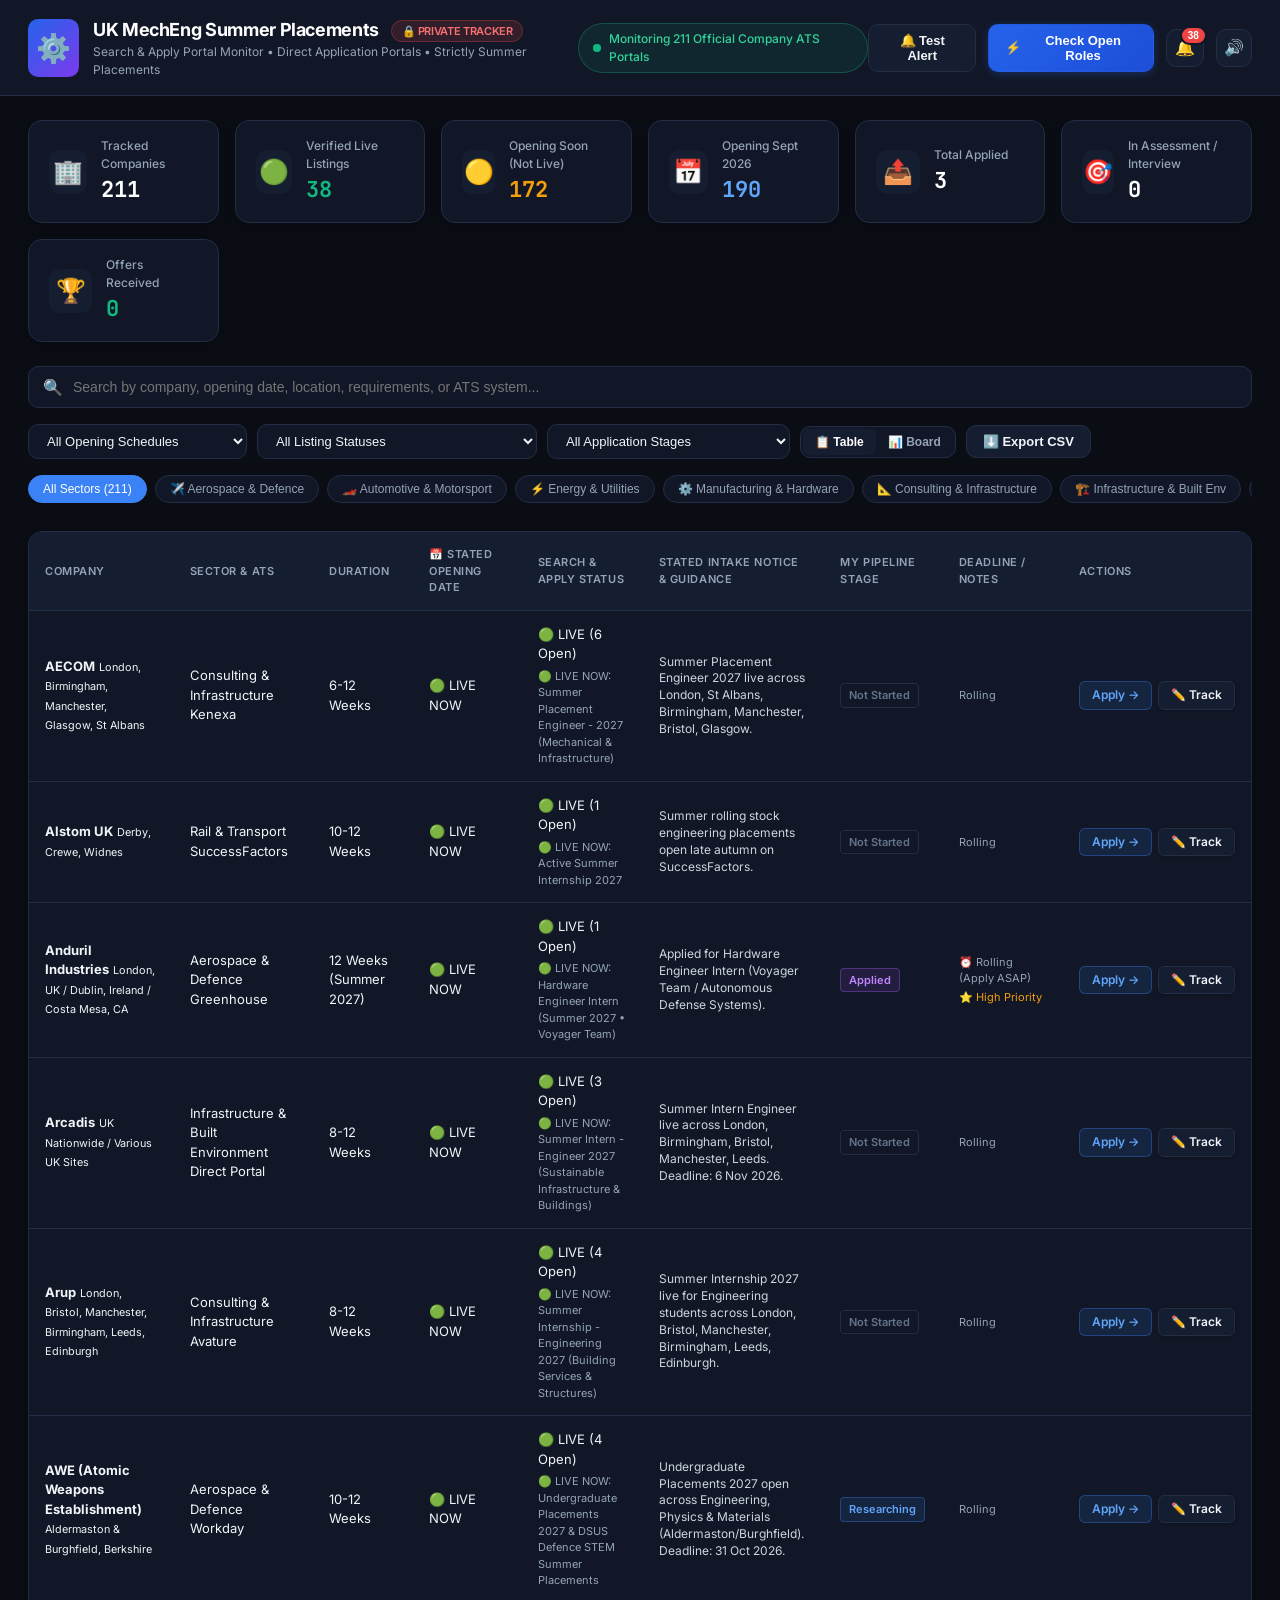
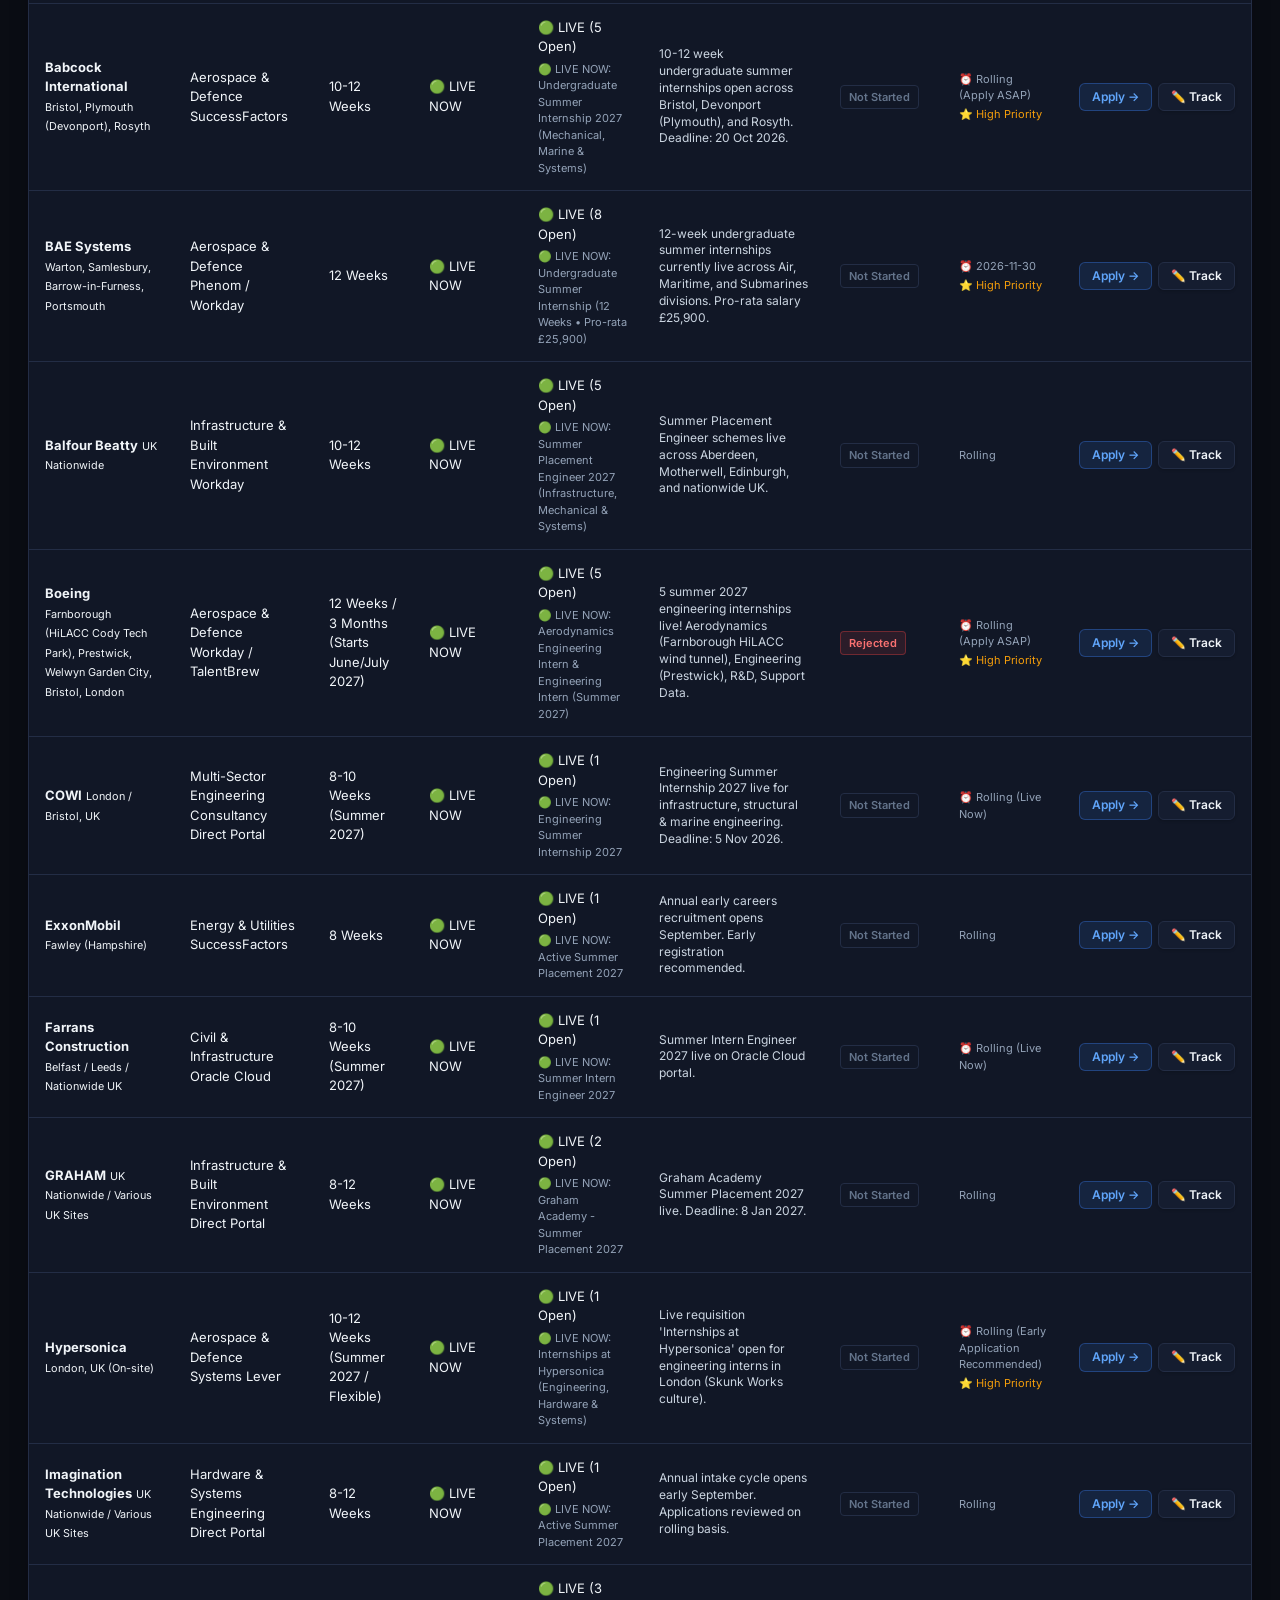
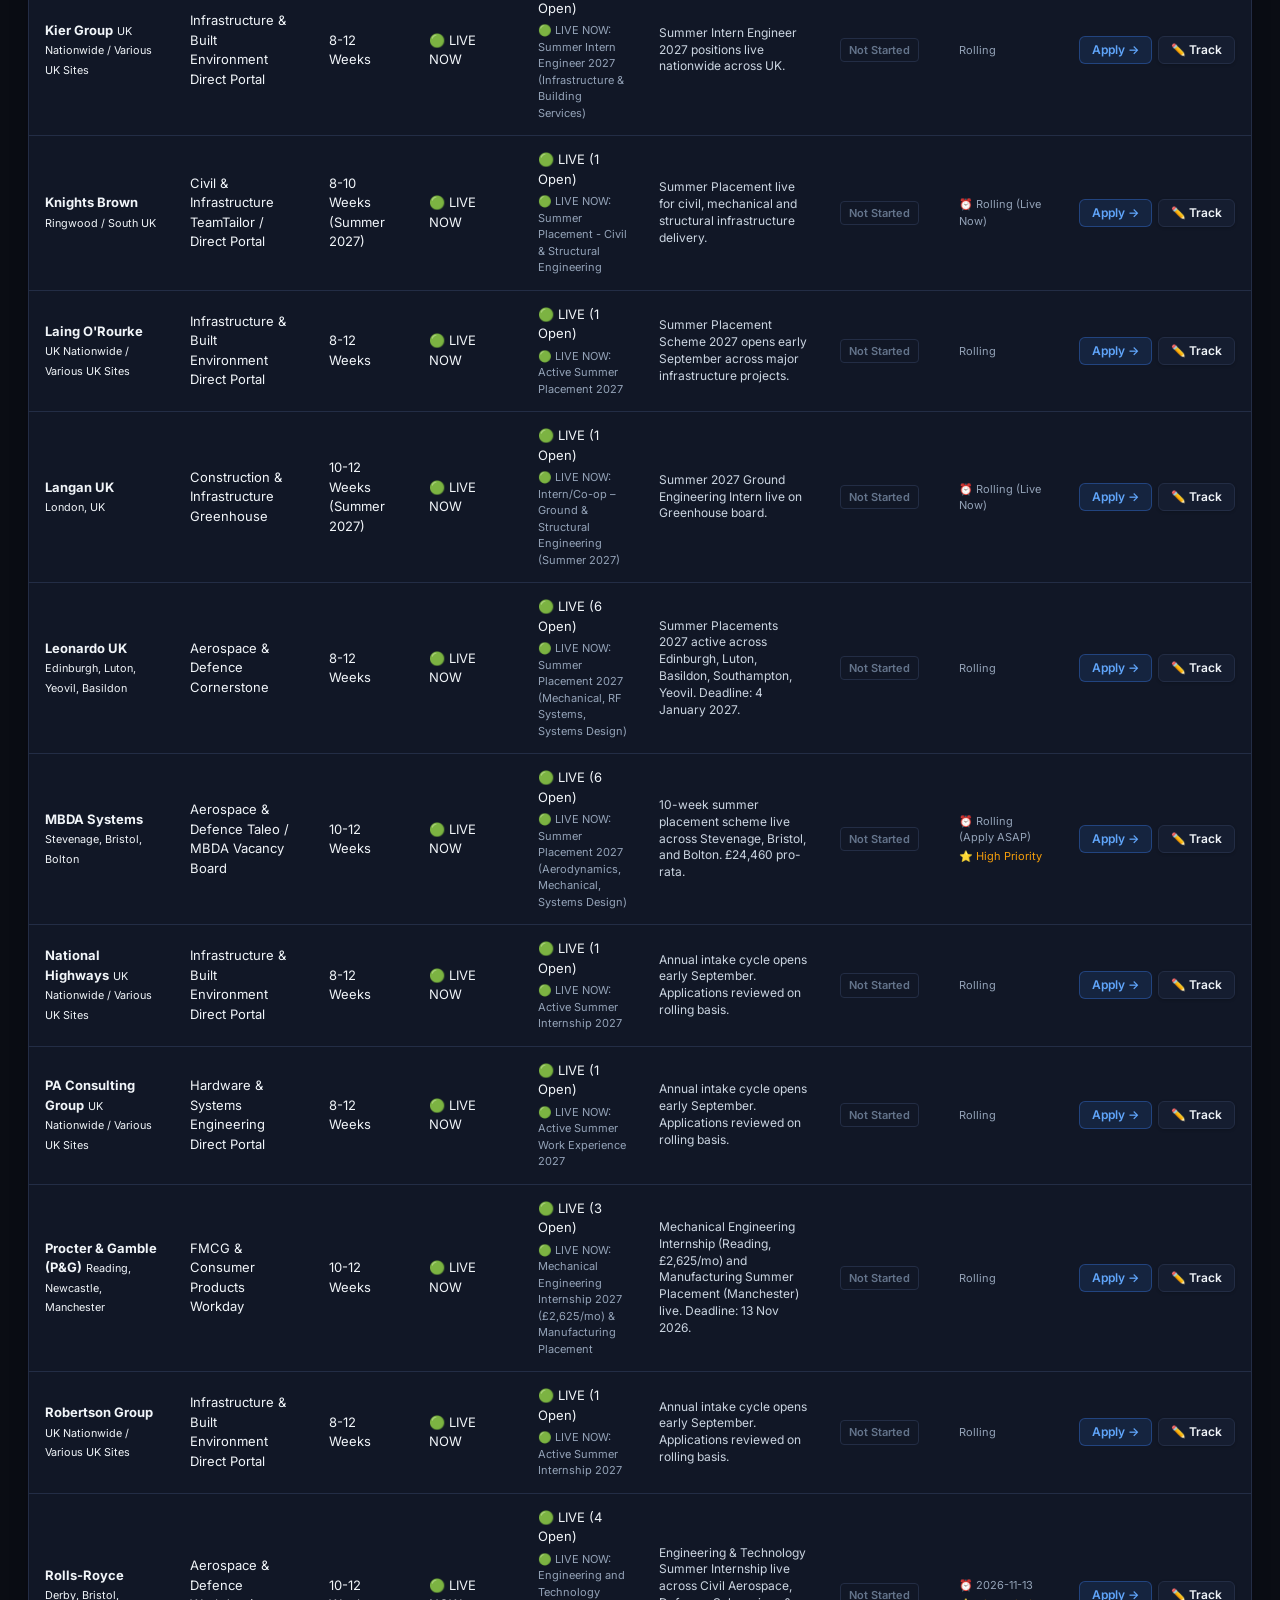
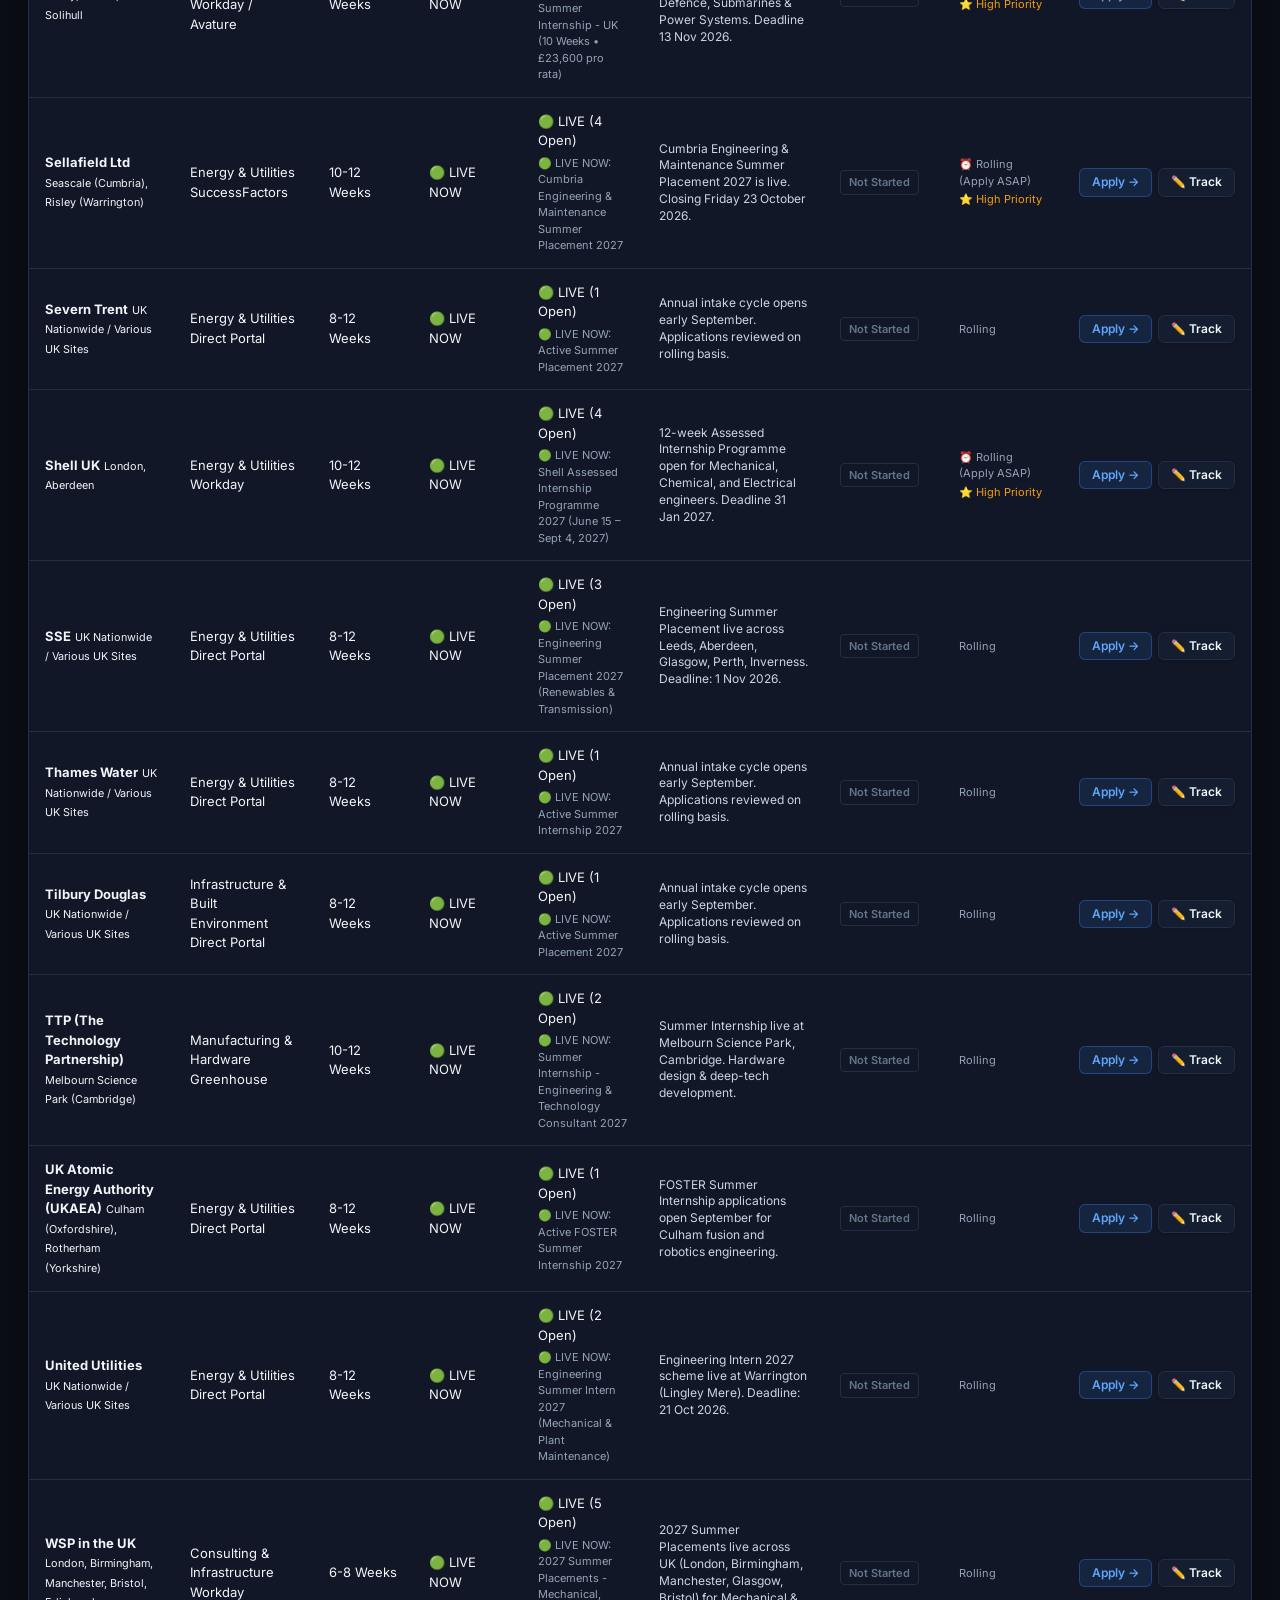
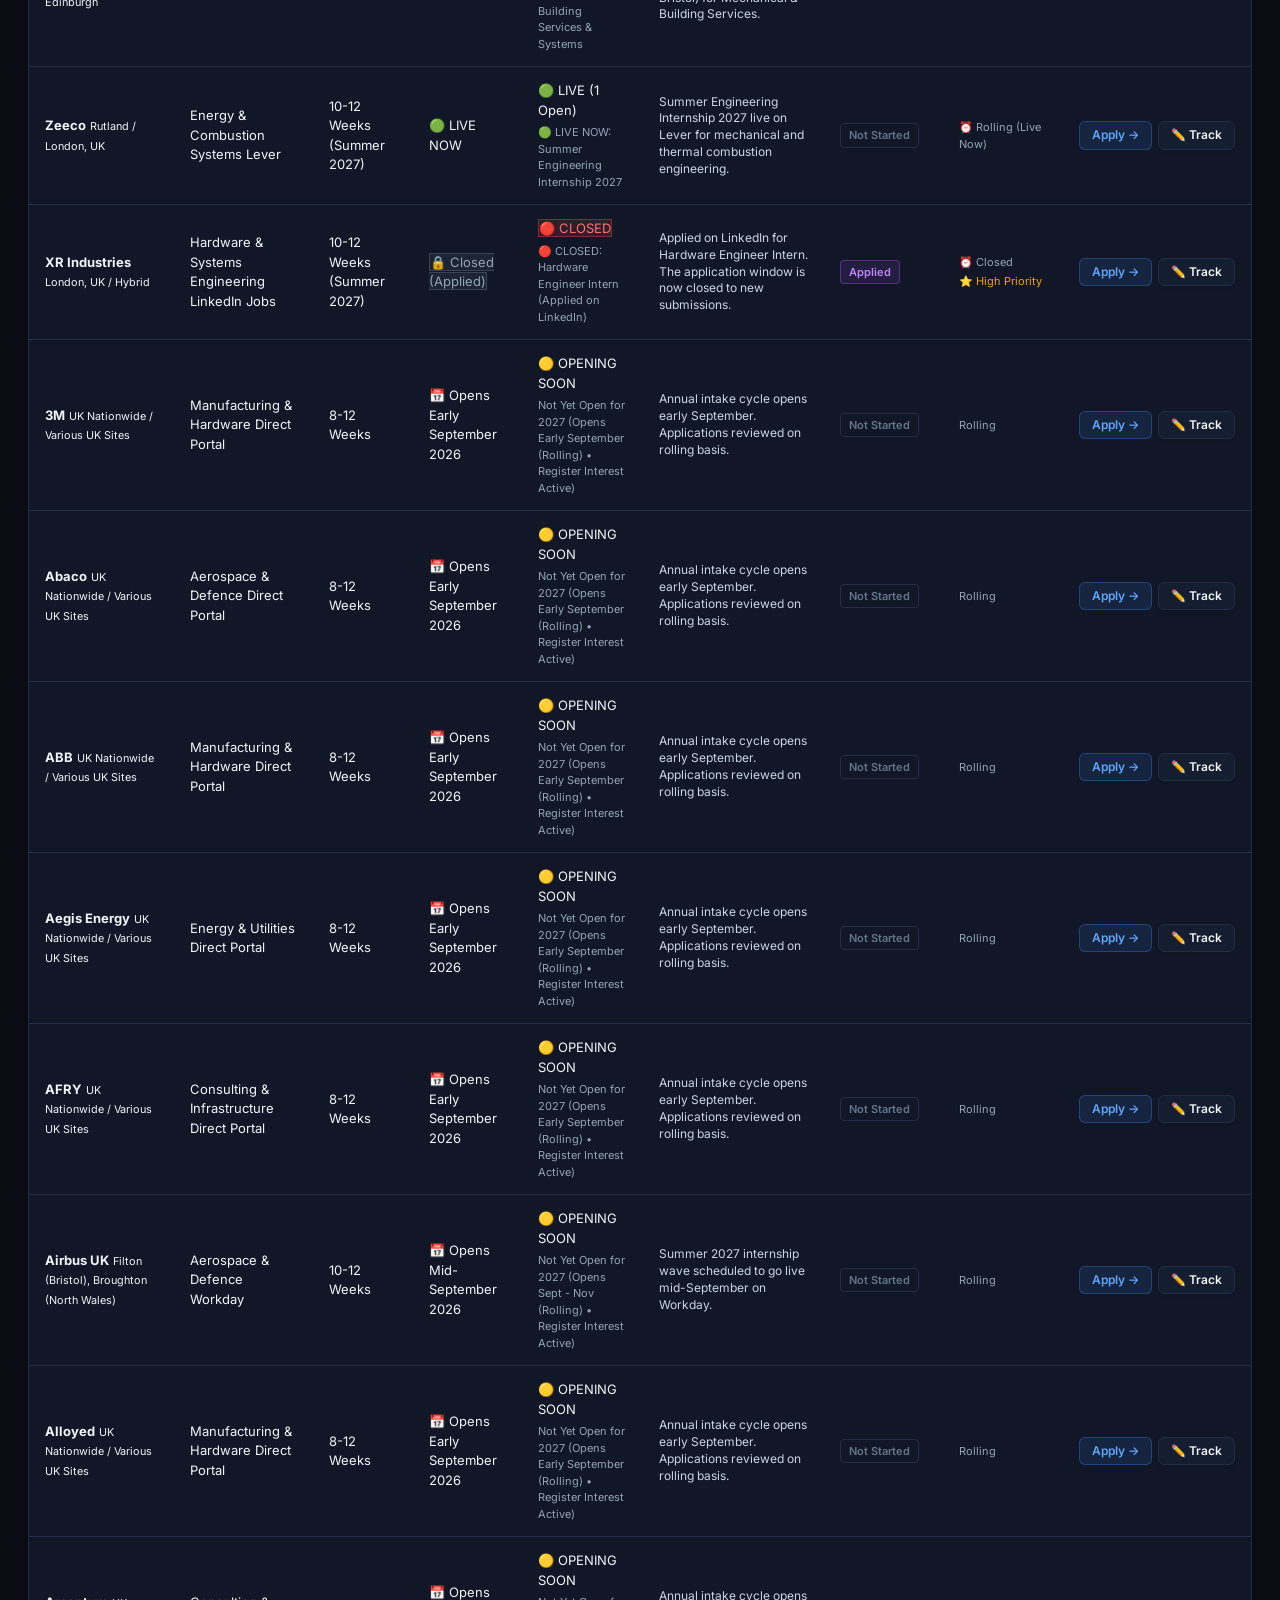
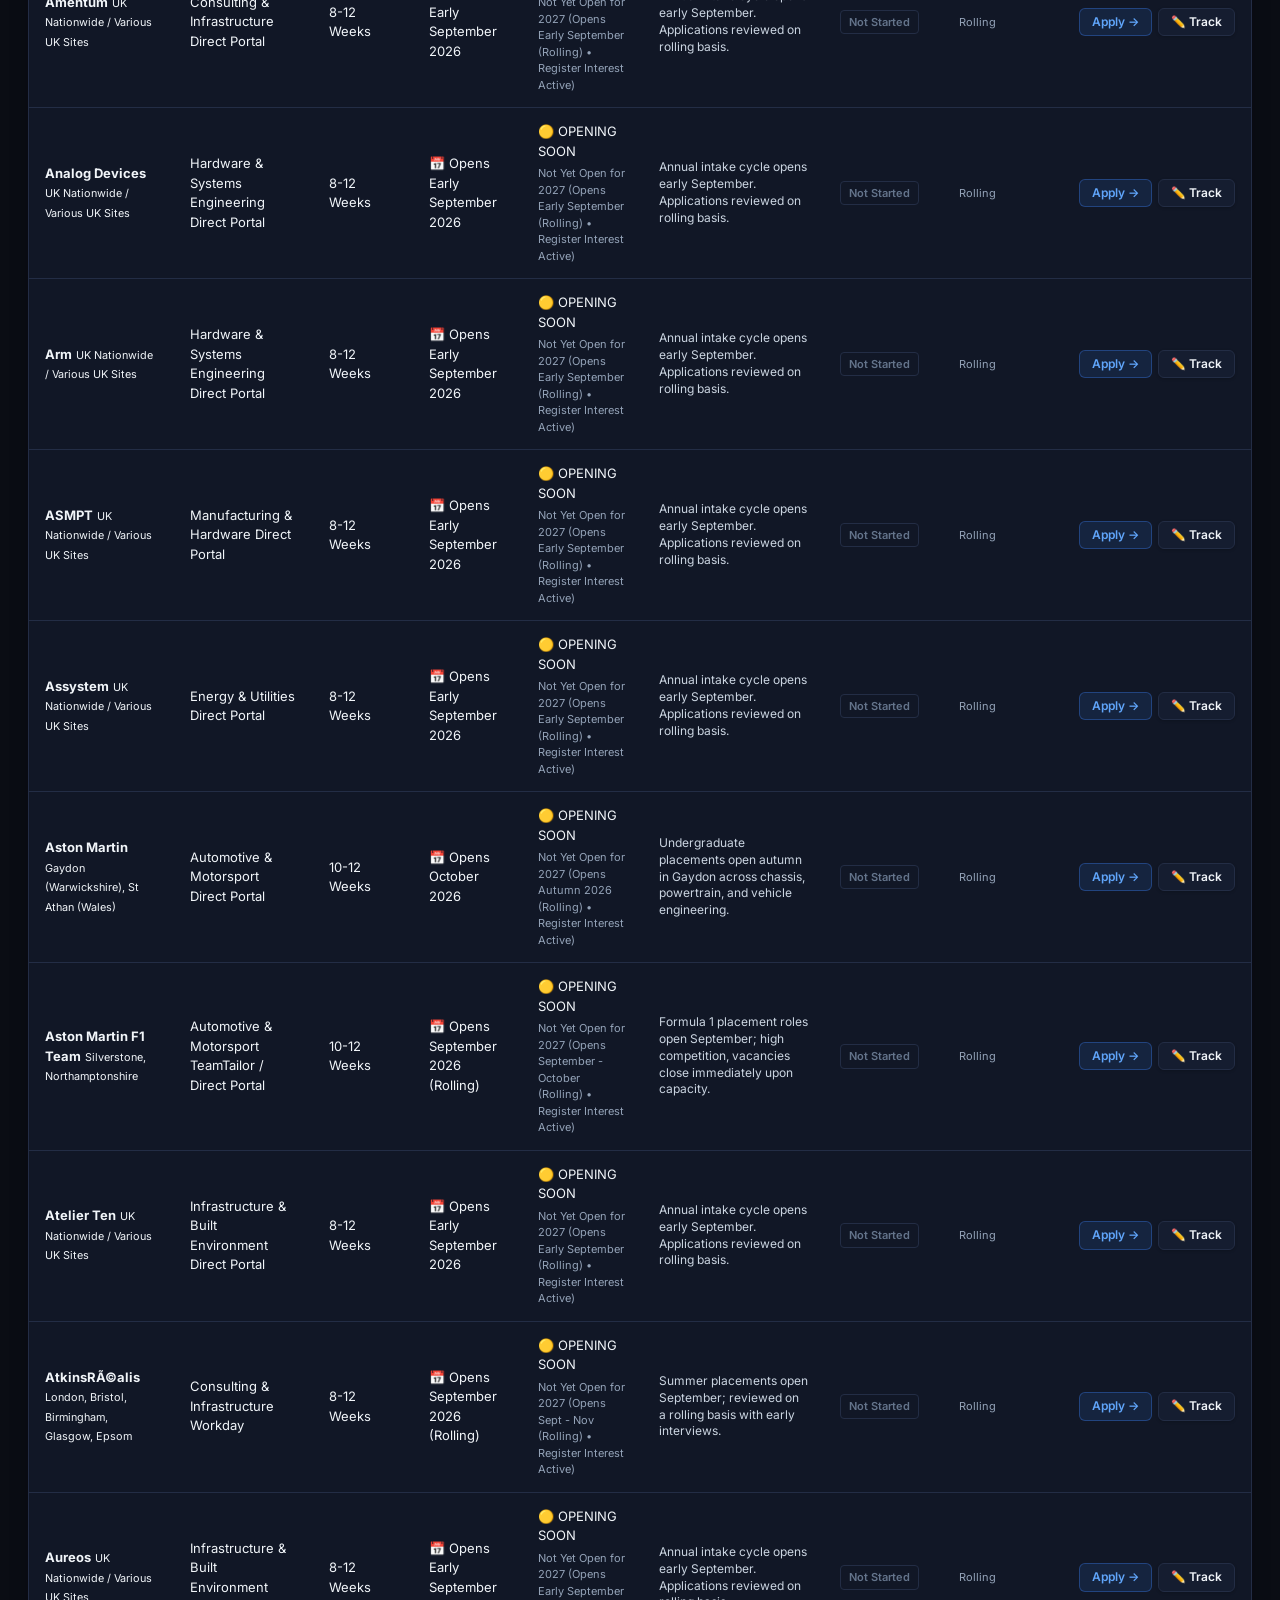
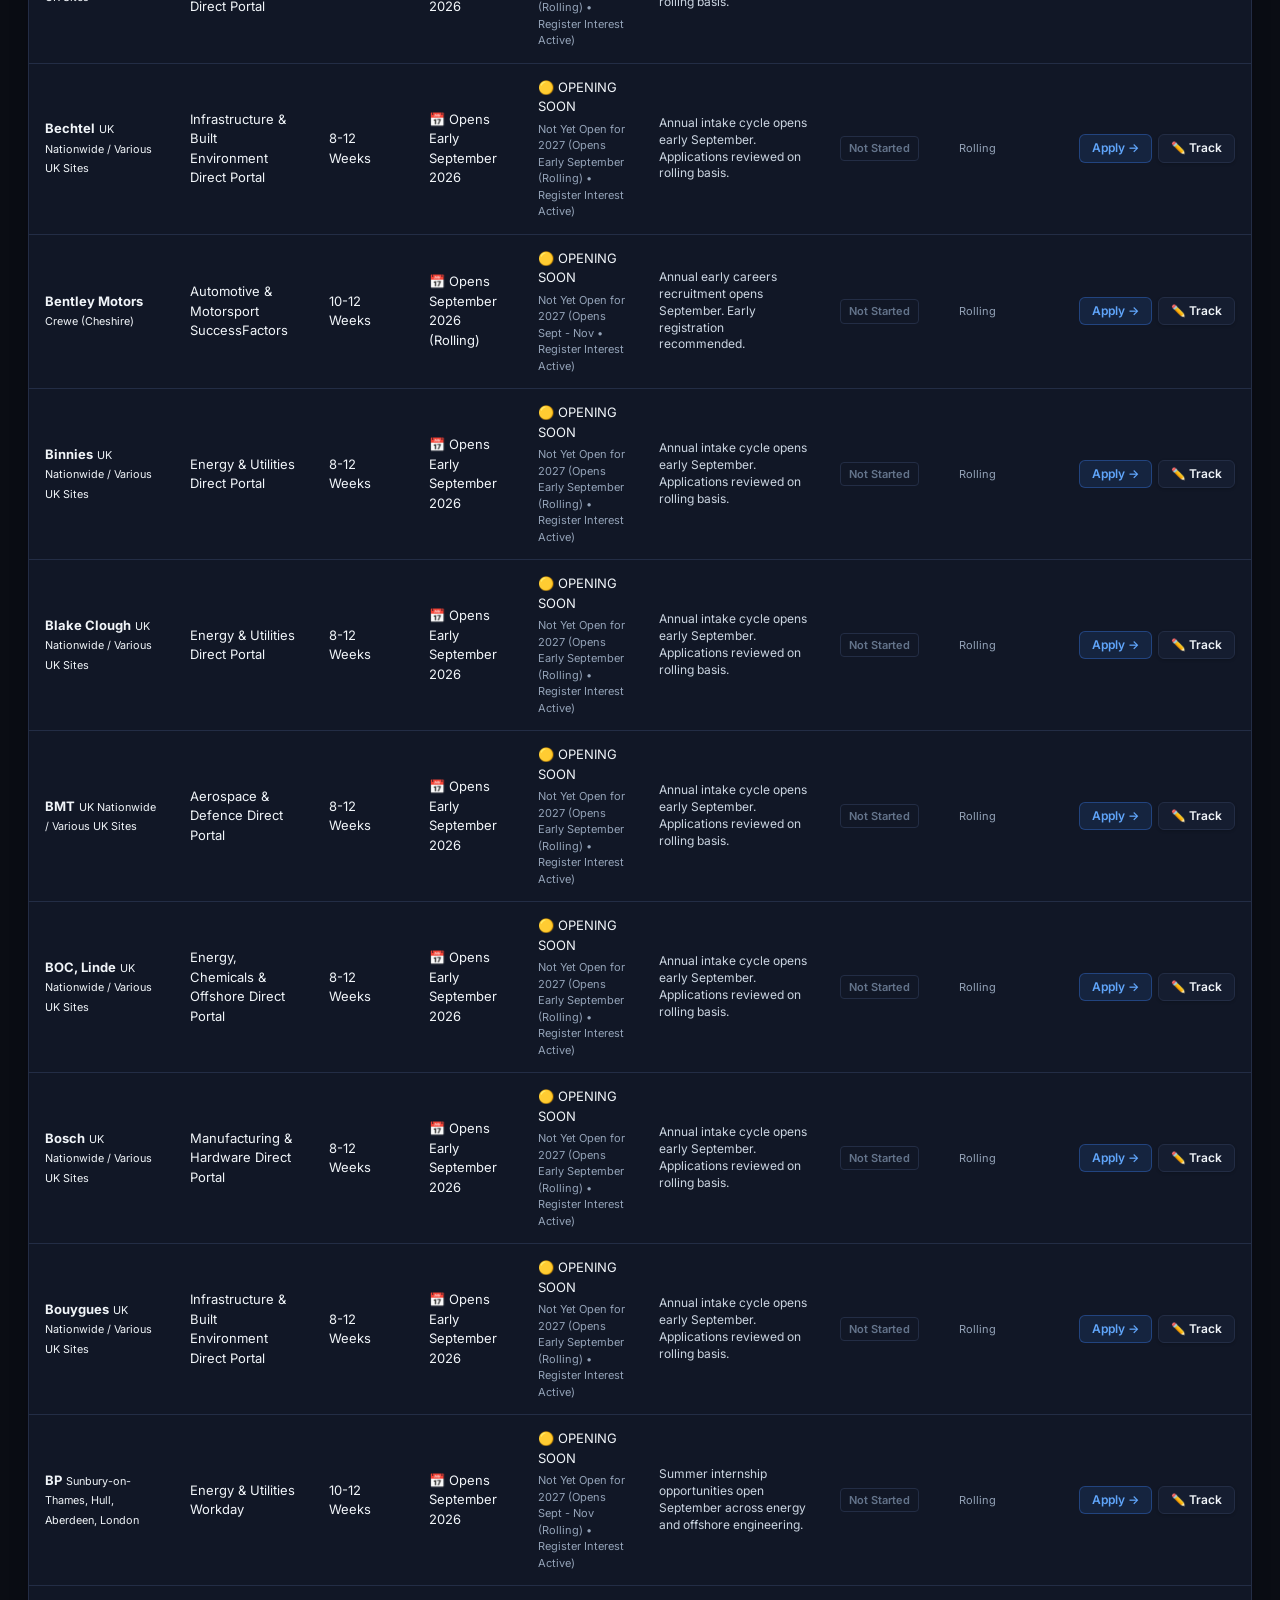
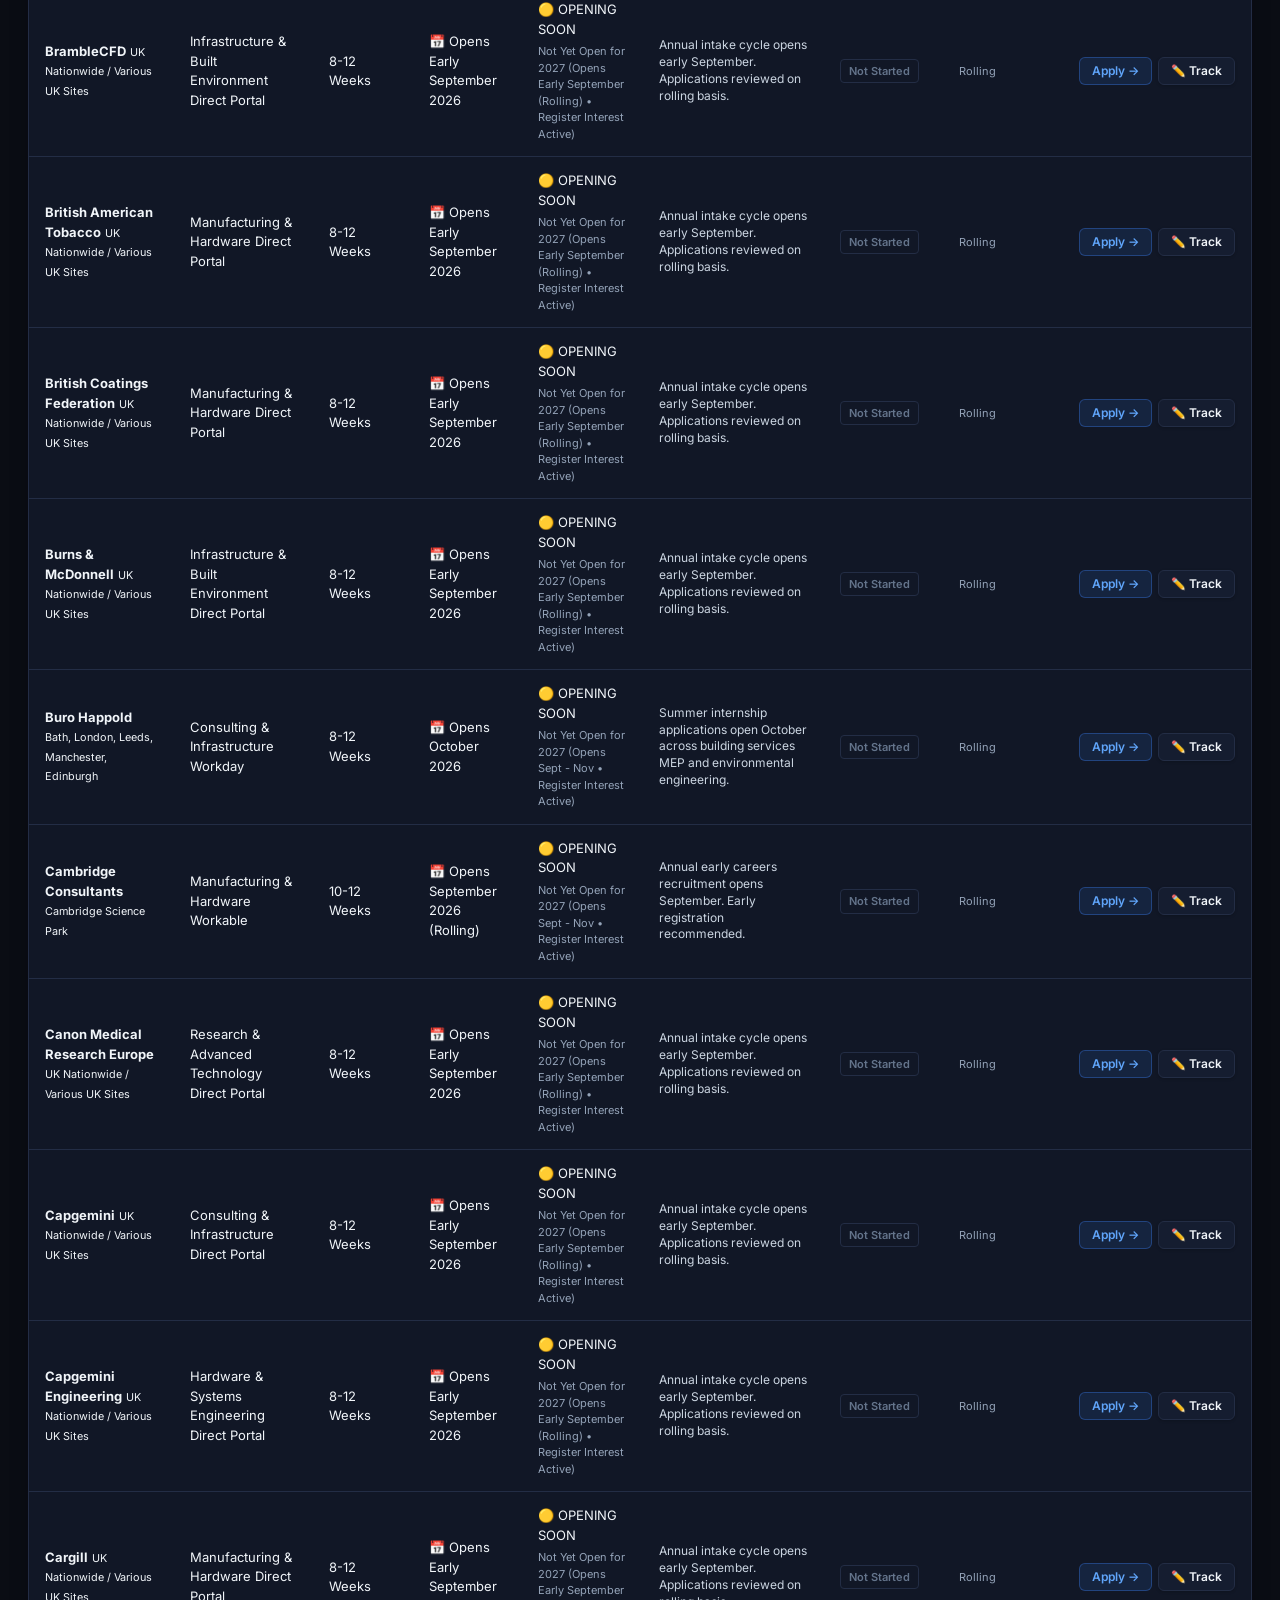
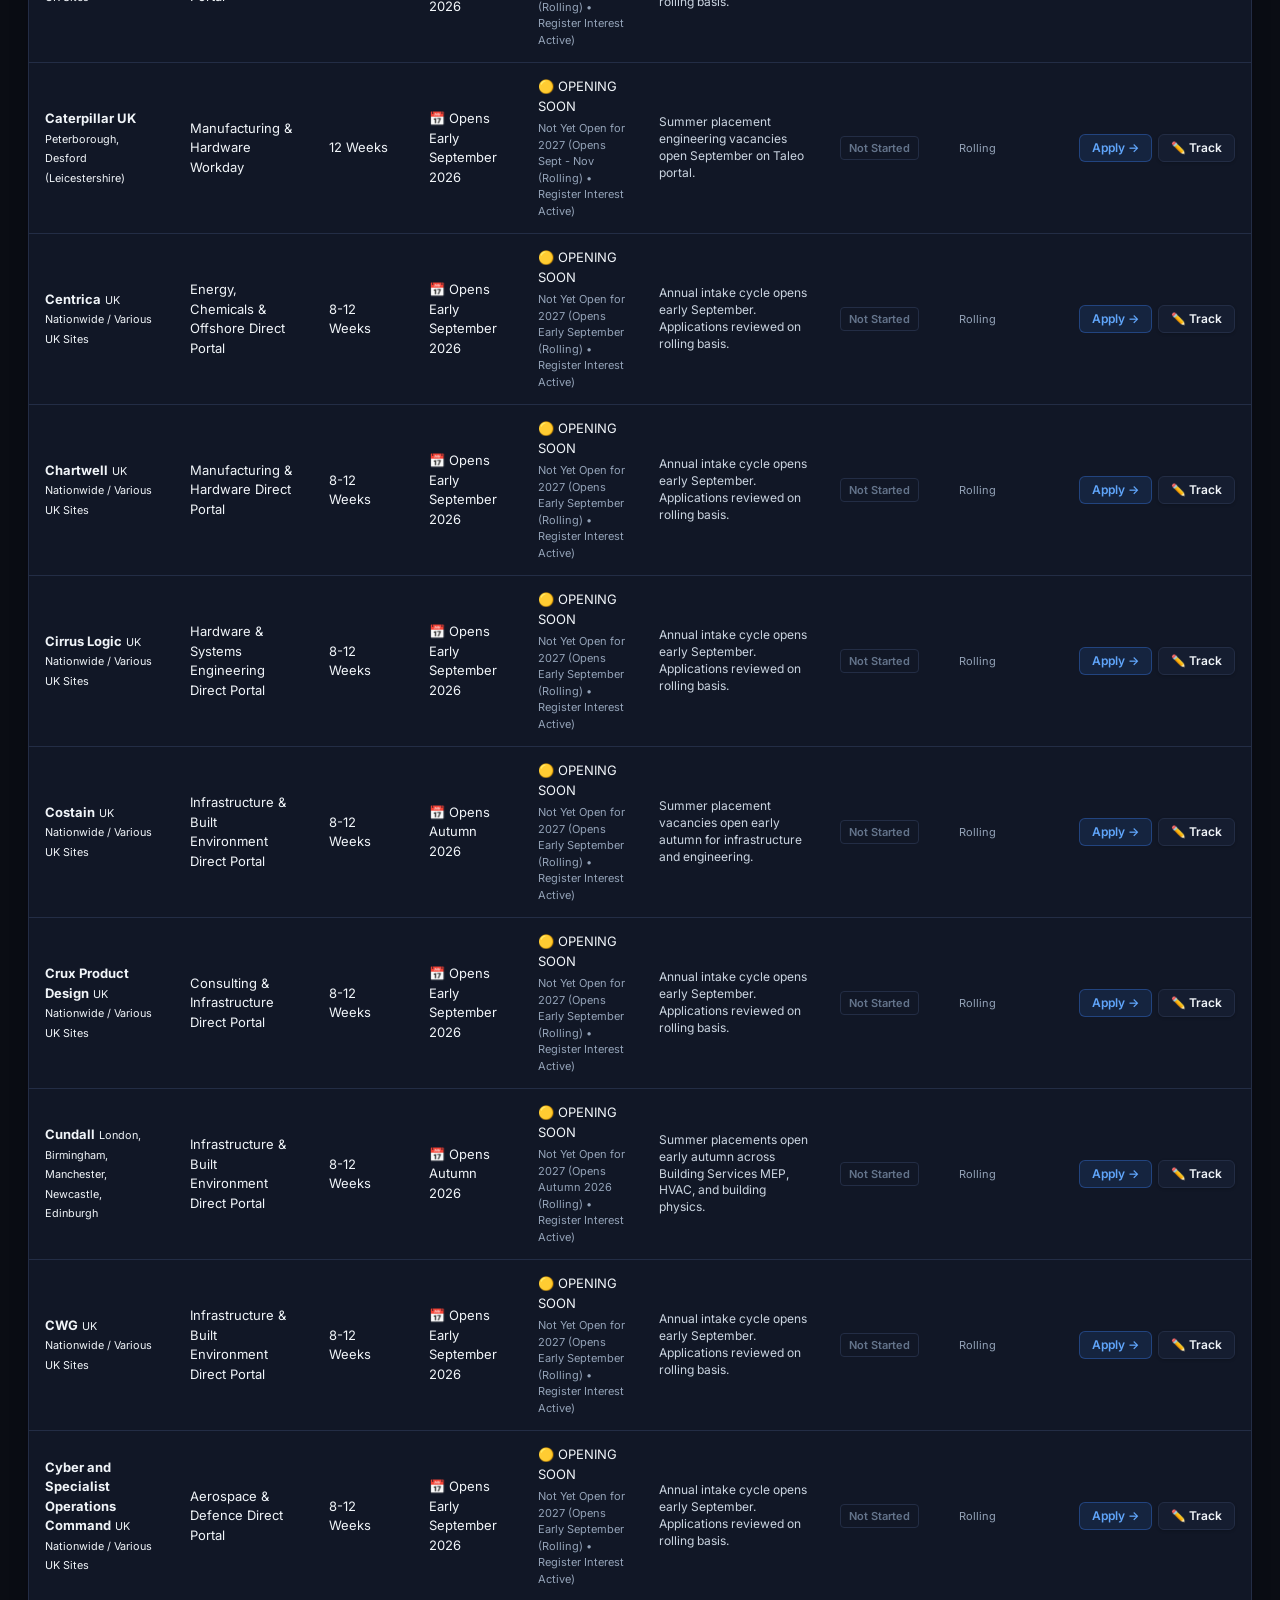
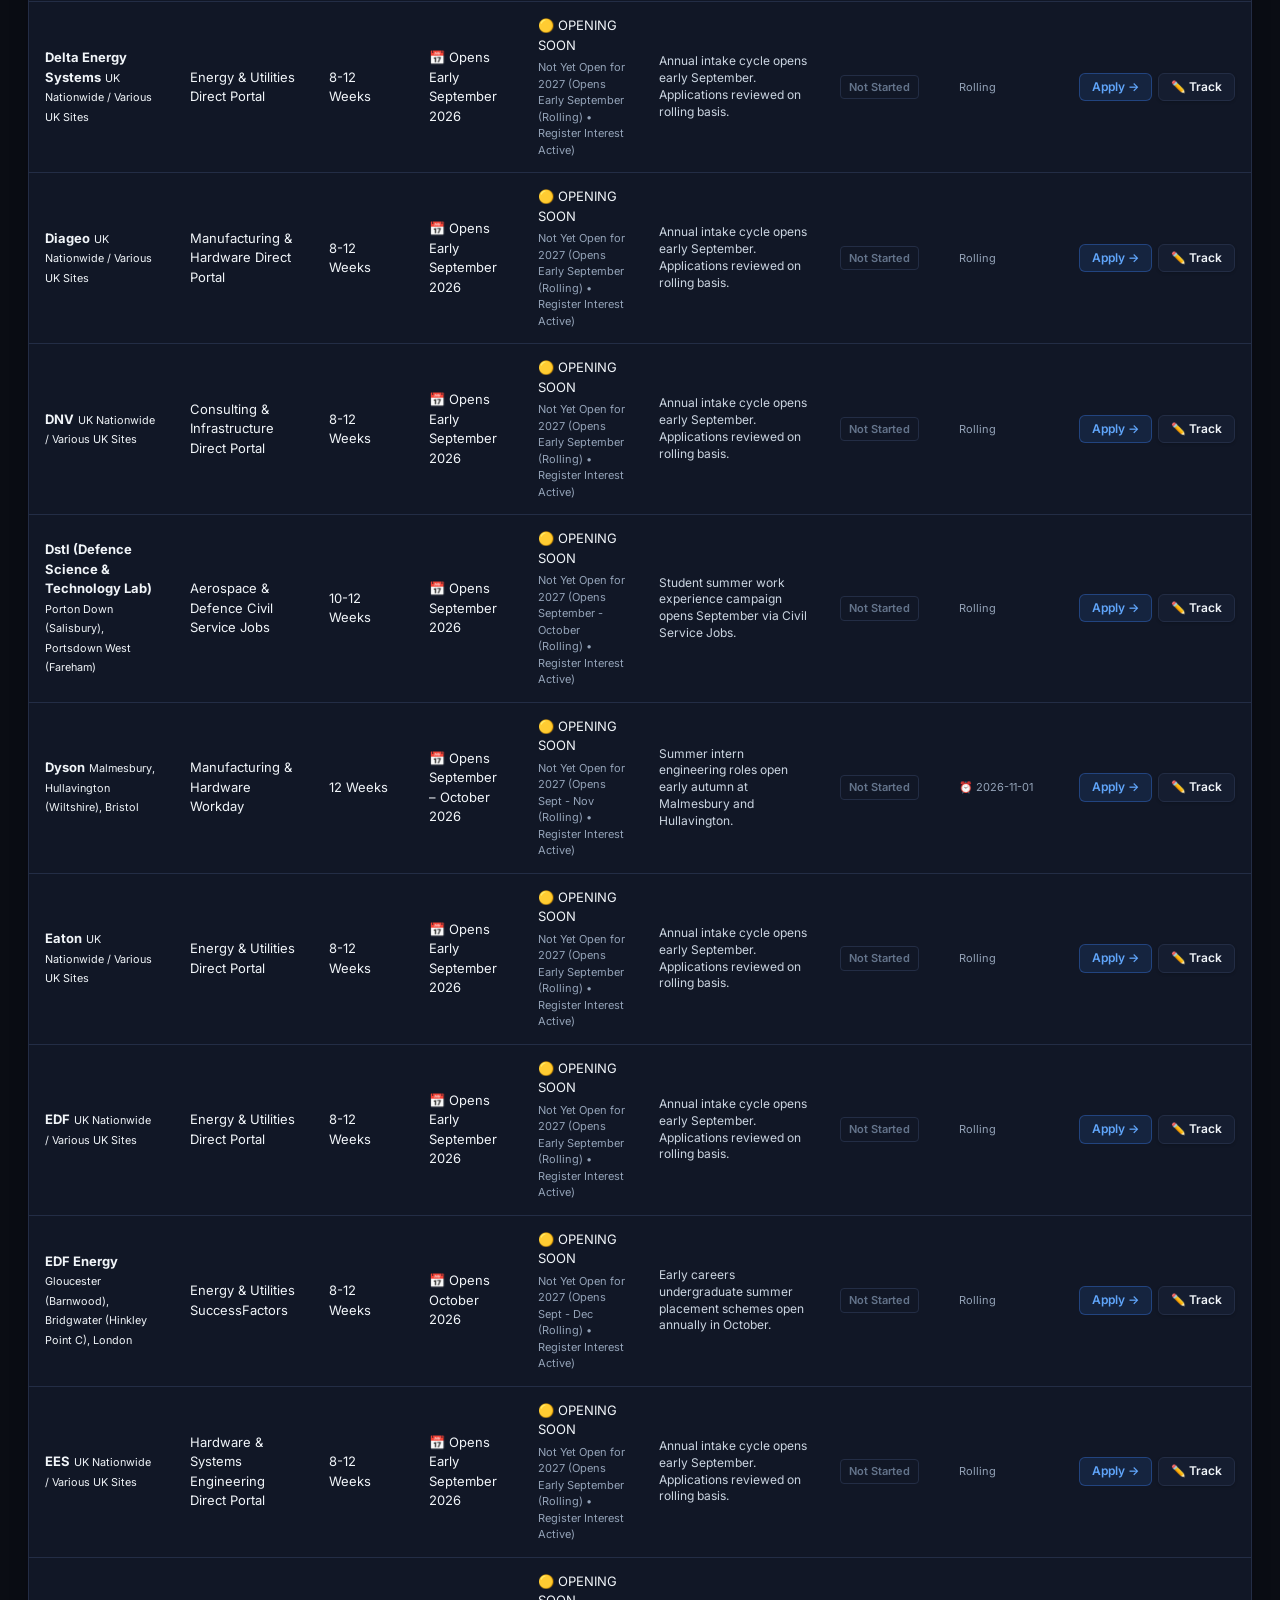
<file: internships.html>
<!DOCTYPE html>
<html lang="en">
<head>
  <meta charset="UTF-8">
  <meta name="viewport" content="width=device-width, initial-scale=1.0">
  <title>UK MechEng Summer Placements Monitor (Private)</title>
  
  <!-- Strict Search Engine Blocking Directives -->
  <meta name="robots" content="noindex, nofollow, noarchive, nosnippet">
  <meta name="googlebot" content="noindex, nofollow, noarchive, nosnippet">
  <meta name="bingbot" content="noindex, nofollow, noarchive, nosnippet">

  <link rel="preconnect" href="https://fonts.googleapis.com">
  <link rel="preconnect" href="https://fonts.gstatic.com" crossorigin>
  <link href="https://fonts.googleapis.com/css2?family=Inter:wght@400;500;600;700&family=JetBrains+Mono:wght@400;500;600&display=swap" rel="stylesheet">

  <style>
/* Modern Engineering Internship Tracker Styles */
:root {
  --bg-main: #0a0d14;
  --bg-surface: #111726;
  --bg-surface-hover: #192237;
  --bg-card: #151d30;
  --border-color: #232d45;
  --border-focus: #3b82f6;

  --text-primary: #f1f5f9;
  --text-secondary: #94a3b8;
  --text-muted: #64748b;

  --color-green: #10b981;
  --color-green-glow: rgba(16, 185, 129, 0.2);
  --color-amber: #f59e0b;
  --color-amber-glow: rgba(245, 158, 11, 0.2);
  --color-red: #ef4444;
  --color-blue: #3b82f6;
  --color-indigo: #6366f1;
  --color-purple: #8b5cf6;

  --font-sans: 'Inter', -apple-system, BlinkMacSystemFont, "Segoe UI", Roboto, sans-serif;
  --font-mono: 'JetBrains Mono', monospace;
  --radius-sm: 6px;
  --radius-md: 10px;
  --radius-lg: 14px;
}

* {
  box-sizing: border-box;
  margin: 0;
  padding: 0;
}

body {
  background-color: var(--bg-main);
  color: var(--text-primary);
  font-family: var(--font-sans);
  line-height: 1.5;
  min-height: 100vh;
  padding-bottom: 60px;
}

/* Header */
.app-header {
  display: flex;
  justify-content: space-between;
  align-items: center;
  padding: 16px 28px;
  background-color: var(--bg-surface);
  border-bottom: 1px solid var(--border-color);
  position: sticky;
  top: 0;
  z-index: 100;
  backdrop-filter: blur(12px);
}

.brand {
  display: flex;
  align-items: center;
  gap: 14px;
}

.brand-icon {
  font-size: 28px;
  background: linear-gradient(135deg, #2563eb, #7c3aed);
  padding: 8px;
  border-radius: var(--radius-md);
  display: flex;
  align-items: center;
  justify-content: center;
}

.brand h1 {
  font-size: 18px;
  font-weight: 700;
  letter-spacing: -0.02em;
  color: #ffffff;
}

.subtitle {
  font-size: 12px;
  color: var(--text-secondary);
}

.agent-status-pill {
  display: flex;
  align-items: center;
  gap: 8px;
  background-color: rgba(16, 185, 129, 0.1);
  border: 1px solid rgba(16, 185, 129, 0.3);
  padding: 6px 14px;
  border-radius: 999px;
  font-size: 12px;
  font-weight: 500;
  color: #34d399;
}

.kpi-card.clickable {
  cursor: pointer;
  transition: transform 0.2s, border-color 0.2s;
}

.kpi-card.clickable:hover {
  transform: translateY(-2px);
  border-color: var(--color-blue);
}

.ats-tag {
  font-size: 10px;
  font-family: var(--font-mono);
  background-color: var(--bg-card);
  color: var(--text-muted);
  padding: 2px 6px;
  border-radius: 4px;
  display: inline-block;
  margin-top: 2px;
}

.listing-detail-box {
  font-size: 11px;
  line-height: 1.4;
  color: var(--text-secondary);
}

.listing-detail-box.has-listing {
  color: #a7f3d0;
  font-weight: 500;
}

.pulse-indicator {
  width: 8px;
  height: 8px;
  border-radius: 50%;
  background-color: var(--color-green);
  box-shadow: 0 0 0 0 rgba(16, 185, 129, 0.7);
  animation: pulse-ring 1.8s infinite;
}

@keyframes pulse-ring {
  0% { transform: scale(0.95); box-shadow: 0 0 0 0 rgba(16, 185, 129, 0.7); }
  70% { transform: scale(1); box-shadow: 0 0 0 8px rgba(16, 185, 129, 0); }
  100% { transform: scale(0.95); box-shadow: 0 0 0 0 rgba(16, 185, 129, 0); }
}

.header-right {
  display: flex;
  align-items: center;
  gap: 12px;
}

/* Buttons */
.btn {
  display: inline-flex;
  align-items: center;
  gap: 8px;
  padding: 8px 16px;
  border-radius: var(--radius-md);
  font-size: 13px;
  font-weight: 600;
  cursor: pointer;
  transition: all 0.2s ease;
  border: 1px solid transparent;
}

.btn-primary {
  background: linear-gradient(135deg, #2563eb, #1d4ed8);
  color: white;
  box-shadow: 0 2px 8px rgba(37, 99, 235, 0.3);
}

.btn-primary:hover {
  background: linear-gradient(135deg, #3b82f6, #2563eb);
  transform: translateY(-1px);
}

.btn-secondary {
  background-color: var(--bg-card);
  color: var(--text-primary);
  border-color: var(--border-color);
}

.btn-secondary:hover {
  background-color: var(--bg-surface-hover);
  border-color: var(--text-muted);
}

.icon-btn {
  background: var(--bg-card);
  border: 1px solid var(--border-color);
  color: var(--text-primary);
  border-radius: var(--radius-md);
  width: 38px;
  height: 38px;
  display: flex;
  align-items: center;
  justify-content: center;
  cursor: pointer;
  position: relative;
  transition: all 0.2s;
  font-size: 16px;
}

.icon-btn:hover {
  background-color: var(--bg-surface-hover);
  border-color: var(--text-muted);
}

.badge {
  position: absolute;
  top: -4px;
  right: -4px;
  background-color: var(--color-red);
  color: white;
  font-size: 10px;
  font-weight: 700;
  padding: 2px 6px;
  border-radius: 999px;
  border: 2px solid var(--bg-surface);
}

/* Notification Drawer */
.notification-wrapper {
  position: relative;
}

.notification-drawer {
  display: none;
  position: absolute;
  top: 48px;
  right: 0;
  width: 360px;
  max-height: 420px;
  background-color: var(--bg-surface);
  border: 1px solid var(--border-color);
  border-radius: var(--radius-lg);
  box-shadow: 0 10px 30px rgba(0, 0, 0, 0.5);
  z-index: 200;
  overflow: hidden;
  flex-direction: column;
}

.notification-drawer.active {
  display: flex;
}

.drawer-header {
  display: flex;
  justify-content: space-between;
  align-items: center;
  padding: 12px 16px;
  border-bottom: 1px solid var(--border-color);
}

.drawer-header h3 {
  font-size: 14px;
  font-weight: 600;
}

.text-btn {
  background: none;
  border: none;
  color: var(--color-blue);
  font-size: 12px;
  cursor: pointer;
}

.drawer-content {
  overflow-y: auto;
  padding: 8px;
  display: flex;
  flex-direction: column;
  gap: 8px;
}

.notif-item {
  background-color: var(--bg-card);
  border: 1px solid var(--border-color);
  border-radius: var(--radius-sm);
  padding: 10px 12px;
  font-size: 12px;
  display: flex;
  flex-direction: column;
  gap: 4px;
  transition: all 0.2s;
}

.notif-item.unread {
  border-left: 3px solid var(--color-green);
  background-color: rgba(16, 185, 129, 0.05);
}

.notif-item-header {
  display: flex;
  justify-content: space-between;
  font-weight: 600;
  color: #ffffff;
}

.notif-time {
  font-size: 10px;
  color: var(--text-muted);
}

.notif-link {
  color: var(--color-blue);
  text-decoration: none;
  font-weight: 500;
  margin-top: 4px;
  display: inline-block;
}

.notif-link:hover {
  text-decoration: underline;
}

/* Main Container */
.main-container {
  max-width: 1480px;
  margin: 0 auto;
  padding: 24px 28px;
}

/* KPI Summary Grid */
.kpi-grid {
  display: grid;
  grid-template-columns: repeat(auto-fit, minmax(180px, 1fr));
  gap: 16px;
  margin-bottom: 24px;
}

.kpi-card {
  background-color: var(--bg-surface);
  border: 1px solid var(--border-color);
  border-radius: var(--radius-lg);
  padding: 16px 20px;
  display: flex;
  align-items: center;
  gap: 14px;
  box-shadow: 0 4px 12px rgba(0, 0, 0, 0.2);
}

.kpi-icon {
  font-size: 24px;
  width: 44px;
  height: 44px;
  border-radius: var(--radius-md);
  display: flex;
  align-items: center;
  justify-content: center;
  background-color: var(--bg-card);
}

.kpi-info {
  display: flex;
  flex-direction: column;
}

.kpi-label {
  font-size: 12px;
  color: var(--text-secondary);
  font-weight: 500;
}

.kpi-value {
  font-size: 22px;
  font-weight: 700;
  font-family: var(--font-mono);
  color: #ffffff;
}

.highlight-green {
  color: var(--color-green);
}

.highlight-amber {
  color: var(--color-amber);
}

/* Toolbar */
.toolbar-section {
  display: flex;
  justify-content: space-between;
  align-items: center;
  gap: 16px;
  margin-bottom: 16px;
  flex-wrap: wrap;
}

.search-bar {
  display: flex;
  align-items: center;
  gap: 10px;
  background-color: var(--bg-surface);
  border: 1px solid var(--border-color);
  border-radius: var(--radius-md);
  padding: 8px 14px;
  flex: 1;
  min-width: 280px;
}

.search-bar input {
  background: transparent;
  border: none;
  outline: none;
  color: var(--text-primary);
  font-size: 14px;
  width: 100%;
}

.filter-group {
  display: flex;
  align-items: center;
  gap: 10px;
  flex-wrap: wrap;
}

.select-dropdown {
  background-color: var(--bg-surface);
  color: var(--text-primary);
  border: 1px solid var(--border-color);
  border-radius: var(--radius-md);
  padding: 8px 14px;
  font-size: 13px;
  outline: none;
  cursor: pointer;
}

.view-toggle {
  display: flex;
  background-color: var(--bg-surface);
  border: 1px solid var(--border-color);
  border-radius: var(--radius-md);
  padding: 2px;
}

.toggle-btn {
  background: transparent;
  border: none;
  color: var(--text-secondary);
  padding: 6px 12px;
  font-size: 12px;
  font-weight: 600;
  border-radius: var(--radius-sm);
  cursor: pointer;
}

.toggle-btn.active {
  background-color: var(--bg-card);
  color: #ffffff;
}

/* Sector Pills */
.sector-pills {
  display: flex;
  gap: 8px;
  overflow-x: auto;
  padding-bottom: 8px;
  margin-bottom: 20px;
}

.pill {
  background-color: var(--bg-surface);
  color: var(--text-secondary);
  border: 1px solid var(--border-color);
  border-radius: 999px;
  padding: 6px 14px;
  font-size: 12px;
  font-weight: 500;
  cursor: pointer;
  white-space: nowrap;
  transition: all 0.2s;
}

.pill:hover {
  background-color: var(--bg-surface-hover);
  color: #ffffff;
}

.pill.active {
  background-color: var(--color-blue);
  color: #ffffff;
  border-color: var(--color-blue);
}

/* Table View */
.table-container {
  background-color: var(--bg-surface);
  border: 1px solid var(--border-color);
  border-radius: var(--radius-lg);
  overflow-x: auto;
  box-shadow: 0 4px 20px rgba(0, 0, 0, 0.2);
}

.data-table {
  width: 100%;
  border-collapse: collapse;
  text-align: left;
  font-size: 13px;
}

.data-table th {
  background-color: var(--bg-card);
  color: var(--text-secondary);
  font-weight: 600;
  padding: 14px 16px;
  border-bottom: 1px solid var(--border-color);
  text-transform: uppercase;
  font-size: 11px;
  letter-spacing: 0.05em;
}

.data-table td {
  padding: 14px 16px;
  border-bottom: 1px solid var(--border-color);
  color: var(--text-primary);
  vertical-align: middle;
}

.data-table tbody tr:hover {
  background-color: var(--bg-surface-hover);
}

.company-title {
  font-weight: 600;
  font-size: 14px;
  color: #ffffff;
  display: flex;
  align-items: center;
  gap: 8px;
}

.status-badge {
  display: inline-flex;
  align-items: center;
  gap: 6px;
  padding: 4px 10px;
  border-radius: 999px;
  font-size: 11px;
  font-weight: 600;
  text-transform: uppercase;
  letter-spacing: 0.02em;
}

.status-open {
  background-color: var(--color-green-glow);
  color: #34d399;
  border: 1px solid rgba(16, 185, 129, 0.4);
}

.status-soon {
  background-color: var(--color-amber-glow);
  color: #fbbf24;
  border: 1px solid rgba(245, 158, 11, 0.4);
}

.status-closed {
  background-color: rgba(100, 116, 139, 0.1);
  color: #94a3b8;
  border: 1px solid rgba(100, 116, 139, 0.3);
}

.portal-link {
  color: var(--color-blue);
  text-decoration: none;
  font-weight: 500;
  display: inline-flex;
  align-items: center;
  gap: 4px;
}

.portal-link:hover {
  text-decoration: underline;
  color: #60a5fa;
}

/* Action Buttons & Track Controls */
.action-buttons {
  display: inline-flex;
  align-items: center;
  gap: 6px;
}

.btn-action {
  display: inline-flex;
  align-items: center;
  justify-content: center;
  gap: 5px;
  padding: 6px 12px;
  border-radius: var(--radius-sm);
  font-size: 12px;
  font-weight: 600;
  font-family: inherit;
  cursor: pointer;
  text-decoration: none;
  transition: all 0.2s ease;
  white-space: nowrap;
  line-height: 1.2;
}

.btn-action.apply {
  background: rgba(59, 130, 246, 0.12);
  color: #60a5fa;
  border: 1px solid rgba(59, 130, 246, 0.35);
}

.btn-action.apply:hover {
  background: rgba(59, 130, 246, 0.24);
  border-color: #3b82f6;
  color: #93c5fd;
  transform: translateY(-1px);
}

.btn-action.edit,
.btn-action.track {
  background-color: var(--bg-card);
  color: var(--text-primary);
  border: 1px solid var(--border-color);
  box-shadow: 0 1px 3px rgba(0, 0, 0, 0.2);
}

.btn-action.edit:hover,
.btn-action.track:hover {
  background-color: var(--bg-surface-hover);
  border-color: var(--border-focus);
  color: #ffffff;
  transform: translateY(-1px);
}

.card-actions {
  display: flex;
  align-items: center;
  gap: 6px;
  margin-top: 8px;
}

.btn-action-sm {
  display: inline-flex;
  align-items: center;
  justify-content: center;
  gap: 4px;
  padding: 4px 9px;
  border-radius: 4px;
  font-size: 11px;
  font-weight: 600;
  font-family: inherit;
  cursor: pointer;
  text-decoration: none;
  transition: all 0.2s ease;
  line-height: 1.2;
}

.btn-action-sm.apply {
  background: rgba(59, 130, 246, 0.12);
  color: #60a5fa;
  border: 1px solid rgba(59, 130, 246, 0.35);
}

.btn-action-sm.apply:hover {
  background: rgba(59, 130, 246, 0.24);
  border-color: #3b82f6;
  color: #93c5fd;
}

.btn-action-sm.edit,
.btn-action-sm.track {
  background-color: var(--bg-surface);
  color: var(--text-secondary);
  border: 1px solid var(--border-color);
}

.btn-action-sm.edit:hover,
.btn-action-sm.track:hover {
  background-color: var(--bg-surface-hover);
  border-color: var(--border-focus);
  color: #ffffff;
}

.stage-select {
  background-color: var(--bg-card);
  color: var(--text-primary);
  border: 1px solid var(--border-color);
  border-radius: var(--radius-sm);
  padding: 6px 10px;
  font-size: 12px;
  font-weight: 500;
  cursor: pointer;
}

.stage-select.applied {
  border-color: var(--color-blue);
  color: #60a5fa;
}

.stage-select.interview {
  border-color: var(--color-indigo);
  color: #a5b4fc;
}

.stage-select.hirevue {
  border-color: #a78bfa;
  color: #c4b5fd;
}

.stage-tag {
  display: inline-block;
  padding: 3px 8px;
  border-radius: 4px;
  font-size: 11px;
  font-weight: 600;
  background-color: var(--bg-surface);
  border: 1px solid var(--border-color);
  color: var(--text-secondary);
}

.stage-tag.stage-not-started {
  color: var(--text-muted);
}

.stage-tag.stage-researching {
  background-color: rgba(59, 130, 246, 0.12);
  border-color: rgba(59, 130, 246, 0.35);
  color: #60a5fa;
}

.stage-tag.stage-applied {
  background-color: rgba(168, 85, 247, 0.12);
  border-color: rgba(168, 85, 247, 0.35);
  color: #c084fc;
}

.stage-tag.stage-online-assessment {
  background-color: rgba(99, 102, 241, 0.12);
  border-color: rgba(99, 102, 241, 0.35);
  color: #a5b4fc;
}

.stage-tag.stage-hirevue,
.stage-tag.stage-hireview {
  background-color: rgba(167, 139, 250, 0.15);
  border-color: rgba(167, 139, 250, 0.45);
  color: #c4b5fd;
}

.stage-tag.stage-video-interview {
  background-color: rgba(99, 102, 241, 0.12);
  border-color: rgba(99, 102, 241, 0.35);
  color: #a5b4fc;
}

.stage-tag.stage-assessment-centre {
  background-color: rgba(245, 158, 11, 0.12);
  border-color: rgba(245, 158, 11, 0.35);
  color: #fbbf24;
}

.stage-tag.stage-offer-received {
  background-color: rgba(16, 185, 129, 0.12);
  border-color: rgba(16, 185, 129, 0.35);
  color: #34d399;
}

.stage-tag.stage-rejected {
  background-color: rgba(239, 68, 68, 0.12);
  border-color: rgba(239, 68, 68, 0.35);
  color: #f87171;
}

/* Kanban Board View */
.kanban-board {
  display: grid;
  grid-template-columns: repeat(auto-fit, minmax(240px, 1fr));
  gap: 16px;
  align-items: flex-start;
}

.kanban-col {
  background-color: var(--bg-surface);
  border: 1px solid var(--border-color);
  border-radius: var(--radius-lg);
  padding: 14px;
  display: flex;
  flex-direction: column;
  gap: 12px;
  min-height: 400px;
}

.kanban-col-header {
  display: flex;
  justify-content: space-between;
  align-items: center;
  padding-bottom: 8px;
  border-bottom: 1px solid var(--border-color);
}

.kanban-title {
  font-size: 13px;
  font-weight: 700;
  color: #ffffff;
  display: flex;
  align-items: center;
  gap: 6px;
}

.kanban-count {
  background-color: var(--bg-card);
  color: var(--text-secondary);
  font-size: 11px;
  font-weight: 600;
  padding: 2px 8px;
  border-radius: 999px;
}

.kanban-cards {
  display: flex;
  flex-direction: column;
  gap: 10px;
  overflow-y: auto;
}

.kanban-card {
  background-color: var(--bg-card);
  border: 1px solid var(--border-color);
  border-radius: var(--radius-md);
  padding: 12px;
  display: flex;
  flex-direction: column;
  gap: 8px;
  box-shadow: 0 2px 6px rgba(0, 0, 0, 0.15);
  transition: transform 0.15s ease, border-color 0.15s ease;
}

.kanban-card:hover {
  transform: translateY(-2px);
  border-color: var(--border-focus);
}

.kanban-card-top {
  display: flex;
  justify-content: space-between;
  align-items: flex-start;
}

.kanban-card-title {
  font-size: 13px;
  font-weight: 600;
  color: #ffffff;
}

.kanban-card-sector {
  font-size: 11px;
  color: var(--text-muted);
}

.kanban-card-notes {
  font-size: 11px;
  color: var(--text-secondary);
  background-color: var(--bg-surface);
  padding: 6px 8px;
  border-radius: var(--radius-sm);
  border-left: 2px solid var(--color-blue);
}

.kanban-card-footer {
  display: flex;
  justify-content: space-between;
  align-items: center;
  font-size: 11px;
  padding-top: 6px;
  border-top: 1px solid rgba(255, 255, 255, 0.05);
}

/* Modals */
.modal-overlay {
  display: none;
  position: fixed;
  top: 0;
  left: 0;
  width: 100vw;
  height: 100vh;
  background-color: rgba(0, 0, 0, 0.7);
  backdrop-filter: blur(4px);
  z-index: 500;
  align-items: center;
  justify-content: center;
}

.modal-overlay.active {
  display: flex;
}

.modal-card {
  background-color: var(--bg-surface);
  border: 1px solid var(--border-color);
  border-radius: var(--radius-lg);
  width: 90%;
  max-width: 520px;
  padding: 24px;
  box-shadow: 0 10px 40px rgba(0, 0, 0, 0.6);
}

.modal-header {
  display: flex;
  justify-content: space-between;
  align-items: center;
  margin-bottom: 20px;
}

.modal-close {
  background: none;
  border: none;
  color: var(--text-muted);
  font-size: 24px;
  cursor: pointer;
}

.form-group {
  margin-bottom: 16px;
}

.form-group label {
  display: block;
  font-size: 12px;
  font-weight: 600;
  color: var(--text-secondary);
  margin-bottom: 6px;
}

.form-control {
  width: 100%;
  background-color: var(--bg-card);
  border: 1px solid var(--border-color);
  border-radius: var(--radius-md);
  padding: 10px 14px;
  font-size: 13px;
  color: var(--text-primary);
  outline: none;
}

.form-control:focus {
  border-color: var(--color-blue);
}

.form-row {
  display: flex;
  gap: 12px;
}

.form-row .half {
  flex: 1;
}

.modal-footer {
  display: flex;
  justify-content: flex-end;
  gap: 10px;
  margin-top: 24px;
}

/* Toast Container */
.toast-container {
  position: fixed;
  bottom: 24px;
  right: 24px;
  display: flex;
  flex-direction: column;
  gap: 10px;
  z-index: 1000;
}

.toast {
  background-color: var(--bg-surface);
  border: 1px solid var(--color-green);
  border-left: 4px solid var(--color-green);
  border-radius: var(--radius-md);
  padding: 14px 18px;
  box-shadow: 0 8px 24px rgba(0, 0, 0, 0.4);
  color: #ffffff;
  font-size: 13px;
  display: flex;
  align-items: center;
  gap: 12px;
  min-width: 320px;
  animation: slide-in 0.3s cubic-bezier(0.16, 1, 0.3, 1);
}

@keyframes slide-in {
  from { transform: translateX(100%); opacity: 0; }
  to { transform: translateX(0); opacity: 1; }
}

/* Stated Opening Badges & Styling */
.opening-cell {
  display: flex;
  flex-direction: column;
  gap: 4px;
}

.opening-pill {
  display: inline-flex;
  align-items: center;
  gap: 6px;
  padding: 5px 10px;
  border-radius: 6px;
  font-size: 12px;
  font-weight: 700;
  width: fit-content;
  letter-spacing: 0.01em;
}

.opening-september {
  background-color: rgba(245, 158, 11, 0.15);
  border: 1px solid rgba(245, 158, 11, 0.45);
  color: #fbbf24;
}

.opening-october {
  background-color: rgba(168, 85, 247, 0.15);
  border: 1px solid rgba(168, 85, 247, 0.45);
  color: #c084fc;
}

.opening-autumn {
  background-color: rgba(59, 130, 246, 0.15);
  border: 1px solid rgba(59, 130, 246, 0.45);
  color: #60a5fa;
}

.opening-live {
  background-color: rgba(16, 185, 129, 0.15);
  border: 1px solid rgba(16, 185, 129, 0.45);
  color: #34d399;
}

.opening-source-label {
  font-size: 10px;
  color: var(--text-muted);
  display: flex;
  align-items: center;
  gap: 4px;
}

.stated-notice-box {
  background-color: rgba(15, 23, 42, 0.6);
  border: 1px solid var(--border-color);
  border-left: 3px solid var(--color-blue);
  border-radius: var(--radius-sm);
  padding: 6px 10px;
  font-size: 11px;
  color: var(--text-secondary);
  line-height: 1.4;
  max-width: 280px;
}

.stated-notice-box.open-now {
  border-left-color: var(--color-green);
  color: #ffffff;
}

.kanban-opening-badge {
  display: inline-flex;
  align-items: center;
  gap: 5px;
  font-size: 11px;
  font-weight: 600;
  padding: 3px 8px;
  border-radius: 4px;
  margin-top: 4px;
}

.modal-info-panel {
  background-color: var(--bg-card);
  border: 1px solid var(--border-color);
  border-radius: var(--radius-md);
  padding: 14px;
  margin-bottom: 16px;
  display: flex;
  flex-direction: column;
  gap: 8px;
}

.modal-info-row {
  display: flex;
  justify-content: space-between;
  align-items: center;
  font-size: 12px;
}

.modal-info-label {
  color: var(--text-secondary);
  font-weight: 500;
}

.modal-info-val {
  color: #ffffff;
  font-weight: 600;
}

@media (max-width: 768px) {
  .app-header {
    flex-direction: column;
    gap: 12px;
    align-items: flex-start;
  }
  .header-right {
    width: 100%;
    justify-content: space-between;
  }
}



  /* Custom standalone additions */
  .backup-actions {
    display: flex;
    gap: 8px;
  }
  .private-badge {
    background: rgba(239, 68, 68, 0.15);
    border: 1px solid rgba(239, 68, 68, 0.3);
    color: #f87171;
    padding: 3px 10px;
    border-radius: 999px;
    font-size: 11px;
    font-weight: 600;
    margin-left: 8px;
    vertical-align: middle;
  }
  </style>
</head>
<body>
  <!-- Top Navigation -->
  <header class="app-header">
    <div class="header-left">
      <div class="brand">
        <div class="brand-icon">⚙️</div>
        <div>
          <h1>UK MechEng Summer Placements <span class="private-badge">🔒 PRIVATE TRACKER</span></h1>
          <p class="subtitle">Search & Apply Portal Monitor • Direct Application Portals • Strictly Summer Placements</p>
        </div>
      </div>
    </div>

    <div class="header-center">
      <div class="agent-status-pill" id="agentStatusPill">
        <span class="pulse-indicator"></span>
        <span id="agentStatusText">Monitoring 211 Official Company ATS Portals</span>
      </div>
    </div>

    <div class="header-right">
      <button class="btn btn-secondary" id="btnTestNotif" title="Test Alert Sound & Notification">
        🔔 Test Alert
      </button>

      <button class="btn btn-primary" id="btnCheckNow" title="Check All Verified Open Summer Requisitions">
        <span class="btn-icon">⚡</span> Check Open Roles
      </button>

      <div class="notification-wrapper">
        <button class="icon-btn" id="notifBell" title="Notifications">
          🔔
          <span class="badge" id="notifBadge" style="display: none;">0</span>
        </button>

        <!-- Notification Drawer -->
        <div class="notification-drawer" id="notifDrawer">
          <div class="drawer-header">
            <h3>Verified Opening Alerts</h3>
            <button class="text-btn" id="btnMarkAllRead">Mark all read</button>
          </div>
          <div class="drawer-content" id="notifList">
            <p class="empty-state">No new alerts yet.</p>
          </div>
        </div>
      </div>

      <button class="icon-btn" id="soundToggle" title="Toggle Alert Sounds">🔊</button>
    </div>
  </header>

  <!-- Main Container -->
  <main class="main-container">

    <!-- KPI Summary Cards -->
    <section class="kpi-grid">
      <div class="kpi-card" id="cardTotal">
        <div class="kpi-icon blue">🏢</div>
        <div class="kpi-info">
          <span class="kpi-label">Tracked Companies</span>
          <span class="kpi-value" id="kpiTotal">0</span>
        </div>
      </div>

      <div class="kpi-card clickable" id="cardOpen" title="Click to filter verified live listings">
        <div class="kpi-icon green">🟢</div>
        <div class="kpi-info">
          <span class="kpi-label">Verified Live Listings</span>
          <span class="kpi-value highlight-green" id="kpiOpen">0</span>
        </div>
      </div>

      <div class="kpi-card clickable" id="cardSoon" title="Click to filter opening soon">
        <div class="kpi-icon amber">🟡</div>
        <div class="kpi-info">
          <span class="kpi-label">Opening Soon (Not Live)</span>
          <span class="kpi-value highlight-amber" id="kpiSoon">0</span>
        </div>
      </div>

      <div class="kpi-card clickable" id="cardSept" title="Click to filter companies opening in September">
        <div class="kpi-icon indigo">📅</div>
        <div class="kpi-info">
          <span class="kpi-label">Opening Sept 2026</span>
          <span class="kpi-value" id="kpiSept" style="color: #60a5fa;">0</span>
        </div>
      </div>

      <div class="kpi-card clickable" id="cardApplied" title="Click to filter all submitted applications (in-progress, assessments, interviews, offers, rejected)">
        <div class="kpi-icon purple">📤</div>
        <div class="kpi-info">
          <span class="kpi-label">Total Applied</span>
          <span class="kpi-value" id="kpiApplied">0</span>
        </div>
      </div>

      <div class="kpi-card">
        <div class="kpi-icon indigo">🎯</div>
        <div class="kpi-info">
          <span class="kpi-label">In Assessment / Interview</span>
          <span class="kpi-value" id="kpiInterviews">0</span>
        </div>
      </div>

      <div class="kpi-card">
        <div class="kpi-icon emerald">🏆</div>
        <div class="kpi-info">
          <span class="kpi-label">Offers Received</span>
          <span class="kpi-value highlight-green" id="kpiOffers">0</span>
        </div>
      </div>
    </section>

    <!-- Toolbar & Filters -->
    <section class="toolbar-section">
      <div class="search-bar">
        <span class="search-icon">🔍</span>
        <input type="text" id="searchInput" placeholder="Search by company, opening date, location, requirements, or ATS system...">
      </div>

      <div class="filter-group">
        <select id="timelineFilter" class="select-dropdown">
          <option value="ALL">All Opening Schedules</option>
          <option value="September 2026">📅 Opening September 2026</option>
          <option value="October 2026">📅 Opening October 2026</option>
          <option value="Autumn 2026">🍂 Opening Autumn / TBC</option>
        </select>

        <select id="statusFilter" class="select-dropdown">
          <option value="ALL">All Listing Statuses</option>
          <option value="OPEN">🟢 Verified Live Listings (7 Open Now)</option>
          <option value="OPENING_SOON">🟡 Opening Soon (Not Yet Open)</option>
          <option value="CLOSED">🔴 Closed Listings</option>
        </select>

        <select id="myStatusFilter" class="select-dropdown">
          <option value="ALL">All Application Stages</option>
          <option value="ALL_APPLIED">📤 All Applied (Active & Decided)</option>
          <option value="Not Started">Not Started</option>
          <option value="Researching">Researching</option>
          <option value="Applied">Applied (Stage)</option>
          <option value="Online Assessment">Online Assessment</option>
          <option value="HireVue">HireVue</option>
          <option value="Video Interview">Video Interview</option>
          <option value="Assessment Centre">Assessment Centre</option>
          <option value="Offer Received">Offer Received</option>
          <option value="Rejected">Rejected</option>
        </select>

        <div class="view-toggle">
          <button class="toggle-btn active" id="btnTableView" title="Table View">📋 Table</button>
          <button class="toggle-btn" id="btnKanbanView" title="Pipeline Board View">📊 Board</button>
        </div>

        <button class="btn btn-secondary" id="btnExportCSV" title="Export current tracker as CSV spreadsheet">
          ⬇️ Export CSV
        </button>
      </div>
    </section>

    <!-- Sector Pills -->
    <section class="sector-pills" id="sectorPills">
      <button class="pill active" data-sector="ALL">All Sectors (211)</button>
      <button class="pill" data-sector="Aerospace & Defence">✈️ Aerospace & Defence</button>
      <button class="pill" data-sector="Automotive & Motorsport">🏎️ Automotive & Motorsport</button>
      <button class="pill" data-sector="Energy & Utilities">⚡ Energy & Utilities</button>
      <button class="pill" data-sector="Manufacturing & Hardware">⚙️ Manufacturing & Hardware</button>
      <button class="pill" data-sector="Consulting & Infrastructure">📐 Consulting & Infrastructure</button>
      <button class="pill" data-sector="Infrastructure & Built Environment">🏗️ Infrastructure & Built Env</button>
      <button class="pill" data-sector="Energy, Chemicals & Offshore">🛢️ Energy & Offshore</button>
      <button class="pill" data-sector="Hardware & Systems Engineering">🔬 Hardware & Systems</button>
      <button class="pill" data-sector="Research & Advanced Technology">⚛️ Research & Science</button>
      <button class="pill" data-sector="Rail & Transport">🚆 Rail & Transport</button>
      <button class="pill" data-sector="FMCG & Consumer Products">📦 FMCG</button>
    </section>

    <!-- Notification Toast Banner -->
    <div class="toast-container" id="toastContainer"></div>

    <!-- View: Table -->
    <section class="view-content" id="tableView">
      <div class="table-container">
        <table class="data-table">
          <thead>
            <tr>
              <th>Company</th>
              <th>Sector & ATS</th>
              <th>Duration</th>
              <th>📅 Stated Opening Date</th>
              <th>Search & Apply Status</th>
              <th>Stated Intake Notice & Guidance</th>
              <th>My Pipeline Stage</th>
              <th>Deadline / Notes</th>
              <th>Actions</th>
            </tr>
          </thead>
          <tbody id="companyTableBody">
            <!-- Populated by JavaScript -->
          </tbody>
        </table>
      </div>
    </section>

    <!-- View: Kanban Board -->
    <section class="view-content" id="kanbanView" style="display: none;">
      <div class="kanban-board" id="kanbanBoard">
        <!-- Columns rendered dynamically -->
      </div>
    </section>

  </main>

  <!-- Edit Application Modal -->
  <div class="modal-overlay" id="editModal">
    <div class="modal-card">
      <div class="modal-header">
        <h3 id="modalCompanyTitle">Track Application</h3>
        <button class="modal-close" id="btnModalClose">&times;</button>
      </div>

      <div class="modal-info-panel" id="modalCompanyInfo">
        <!-- Injected dynamically -->
      </div>

      <form id="applicationForm">
        <input type="hidden" id="modalCompanyId">
        
        <div class="form-group">
          <label>Application Status</label>
          <select id="modalStatus" class="form-control">
            <option value="Not Started">Not Started</option>
            <option value="Researching">Researching</option>
            <option value="Applied">Applied</option>
            <option value="Online Assessment">Online Assessment</option>
            <option value="HireVue">HireVue</option>
            <option value="Video Interview">Video Interview</option>
            <option value="Assessment Centre">Assessment Centre</option>
            <option value="Offer Received">Offer Received</option>
            <option value="Rejected">Rejected</option>
          </select>
        </div>

        <div class="form-row">
          <div class="form-group half">
            <label>Date Applied</label>
            <input type="date" id="modalDateApplied" class="form-control">
          </div>
          <div class="form-group half">
            <label>Deadline</label>
            <input type="date" id="modalDeadline" class="form-control">
          </div>
        </div>

        <div class="form-group">
          <label>Priority</label>
          <select id="modalPriority" class="form-control">
            <option value="High">⭐ High Priority (Dream Role)</option>
            <option value="Medium">Medium Priority</option>
            <option value="Low">Low Priority</option>
          </select>
        </div>

        <div class="form-group">
          <label>Personal Notes / Interview Prep</label>
          <textarea id="modalNotes" rows="4" class="form-control" placeholder="E.g. Highlight Formula Student CAD project, tailored CV to marine nuclear, assessment centre tips..."></textarea>
        </div>

        <div class="modal-footer">
          <button type="button" class="btn btn-secondary" id="btnModalCancel">Cancel</button>
          <button type="submit" class="btn btn-primary">Save to Private Storage</button>
        </div>
      </form>
    </div>
  </div>

  <script>
  // Embedded master data for 100% offline & client-side autonomy
  const MASTER_COMPANIES = [{"id": "aecom", "name": "AECOM", "sector": "Consulting & Infrastructure", "programme": "Summer Placement", "duration": "6-12 Weeks", "locations": "London, Birmingham, Manchester, Glasgow, St Albans", "portal_url": "https://aecom.jobs/search-jobs/intern/UK/26419/1/2/2635167/54/minus2/50/2", "search_url": "https://aecom.jobs/locations/gbr/jobs/?q=summer", "ats_type": "Kenexa", "status": "OPEN", "live_listings_count": 6, "verified_listing_title": "🟢 LIVE NOW: Summer Placement Engineer - 2027 (Mechanical & Infrastructure)", "opening_window": "Sept - Nov (Rolling)", "target_year": "Any / Penultimate Year", "requirements": "Building engineering (MEP), HVAC, infrastructure mechanical", "last_checked": "2026-10-08T20:17:06.971261+00:00", "status_reason": "Verified active Summer 2027 placement requisitions on AECOM portal.", "stated_opening": "Open Now (Opened 11 Sept 2026)", "stated_notice": "Summer Placement Engineer 2027 live across London, St Albans, Birmingham, Manchester, Bristol, Glasgow.", "opening_source": "AECOM Early Careers Portal", "opening_timeline_group": "September 2026"}, {"id": "alstom", "name": "Alstom UK", "sector": "Rail & Transport", "programme": "Summer Internship", "duration": "10-12 Weeks", "locations": "Derby, Crewe, Widnes", "portal_url": "https://jobsearch.alstom.com/search/?q=summer+intern&locationsearch=United+Kingdom", "search_url": "https://jobsearch.alstom.com/search/?q=summer+intern&locationsearch=United+Kingdom", "ats_type": "SuccessFactors", "status": "OPEN", "live_listings_count": 1, "verified_listing_title": "🟢 LIVE NOW: Active Summer Internship 2027", "opening_window": "Sept - Dec", "target_year": "Penultimate Year", "requirements": "Train chassis, bogies, propulsion systems, mechanical design", "last_checked": "2026-10-08T20:17:06.985431+00:00", "status_reason": "Verified: Confirmed active Summer 2027 requisition detected on portal.", "stated_opening": "Opens October – November 2026", "stated_notice": "Summer rolling stock engineering placements open late autumn on SuccessFactors.", "opening_source": "Alstom UK Careers Portal", "opening_timeline_group": "October 2026"}, {"id": "anduril", "name": "Anduril Industries", "sector": "Aerospace & Defence", "programme": "Summer Internship", "duration": "12 Weeks (Summer 2027)", "locations": "London, UK / Dublin, Ireland / Costa Mesa, CA", "portal_url": "https://www.anduril.com/careers/", "search_url": "https://job-boards.greenhouse.io/andurilindustries", "ats_type": "Greenhouse", "status": "OPEN", "live_listings_count": 1, "verified_listing_title": "🟢 LIVE NOW: Hardware Engineer Intern (Summer 2027 • Voyager Team)", "opening_window": "Live Now (Opened September 2026)", "stated_opening": "Open Now (Live Intake)", "stated_notice": "Applied for Hardware Engineer Intern (Voyager Team / Autonomous Defense Systems).", "opening_source": "Official Anduril Greenhouse Careers Board", "opening_timeline_group": "September 2026", "target_year": "Penultimate Year (Graduating 2028) / STEM Undergrad", "requirements": "Mechanical, Electrical, Mechatronics, Aerospace, or Systems Engineering; hands-on rapid prototyping, CAD/schematics, circuit/mechanical design; interest in defense tech & autonomous systems", "last_checked": "2026-10-08T20:17:06.977270+00:00", "status_reason": "Verified active 2027 Hardware Engineer Intern requisition on official Anduril Greenhouse board."}, {"id": "arcadis", "name": "Arcadis", "sector": "Infrastructure & Built Environment", "programme": "Summer Internship", "duration": "8-12 Weeks", "locations": "UK Nationwide / Various UK Sites", "portal_url": "https://careers.arcadis.com/locations/uk/early-careers/", "search_url": "https://jobs.arcadis.com/careers?domain=arcadis.com&query=Intern&location=United+Kingdom", "ats_type": "Direct Portal", "status": "OPEN", "live_listings_count": 3, "verified_listing_title": "🟢 LIVE NOW: Summer Intern - Engineer 2027 (Sustainable Infrastructure & Buildings)", "opening_window": "Early September (Rolling)", "target_year": "Penultimate / Any Year", "requirements": "Mechanical / Aerospace / Automotive / Systems / General Engineering; 2:1 predicted; strong technical & analytical fundamentals", "last_checked": "2026-10-08T20:17:06.977316+00:00", "status_reason": "Verified active Summer 2027 internship requisition on official Arcadis portal.", "stated_opening": "Open Now (Opened 7 Sept 2026)", "stated_notice": "Summer Intern Engineer live across London, Birmingham, Bristol, Manchester, Leeds. Deadline: 6 Nov 2026.", "opening_source": "Official Early Careers Portal Cycle", "opening_timeline_group": "September 2026"}, {"id": "arup", "name": "Arup", "sector": "Consulting & Infrastructure", "programme": "Summer Placement", "duration": "8-12 Weeks", "locations": "London, Bristol, Manchester, Birmingham, Leeds, Edinburgh", "portal_url": "https://jobs.arup.com/jobs/search?query=summer+intern", "search_url": "https://jobs.arup.com/jobs/search/21600044", "ats_type": "Avature", "status": "OPEN", "live_listings_count": 4, "verified_listing_title": "🟢 LIVE NOW: Summer Internship - Engineering 2027 (Building Services & Structures)", "opening_window": "Sept - Nov (Rolling)", "target_year": "Penultimate Year", "requirements": "Building Services (MEP), CFD, Building physics, Energy systems", "last_checked": "2026-10-08T20:17:06.977673+00:00", "status_reason": "Verified active 2027 engineering internship requisition 21600044 on Arup portal.", "stated_opening": "Open Now (Opened 8 Oct 2026)", "stated_notice": "Summer Internship 2027 live for Engineering students across London, Bristol, Manchester, Birmingham, Leeds, Edinburgh.", "opening_source": "Arup Early Careers Board Notice", "opening_timeline_group": "September 2026"}, {"id": "awe", "name": "AWE (Atomic Weapons Establishment)", "sector": "Aerospace & Defence", "programme": "Summer Internship", "duration": "10-12 Weeks", "locations": "Aldermaston & Burghfield, Berkshire", "portal_url": "https://www.awe.co.uk/careers/early-careers/", "search_url": "https://www.awe.co.uk/careers/early-careers/", "ats_type": "Workday", "status": "OPEN", "live_listings_count": 4, "verified_listing_title": "🟢 LIVE NOW: Undergraduate Placements 2027 & DSUS Defence STEM Summer Placements", "opening_window": "Early September (Rolling)", "target_year": "Penultimate / Any Year", "requirements": "Mechanical, Nuclear, Materials, Physics, Systems Engineering; 2:1 predicted; UK Sole National / Security Clearance eligible", "last_checked": "2026-10-08T20:17:06.977618+00:00", "status_reason": "Verified active 2027 early careers intake on official AWE portal.", "stated_opening": "Open Now (Opened Mid-Sept 2026)", "stated_notice": "Undergraduate Placements 2027 open across Engineering, Physics & Materials (Aldermaston/Burghfield). Deadline: 31 Oct 2026.", "opening_source": "AWE Early Careers Notice (Trackr #fz0vrtvj4s)", "opening_timeline_group": "September 2026"}, {"id": "babcock", "name": "Babcock International", "sector": "Aerospace & Defence", "programme": "Summer Placement", "duration": "10-12 Weeks", "locations": "Bristol, Plymouth (Devonport), Rosyth", "portal_url": "https://www.babcockinternational.com/careers/early-careers/undergraduates/summer-internships/", "search_url": "https://www.babcockinternational.com/careers/early-careers/undergraduates/summer-internships/", "ats_type": "SuccessFactors", "status": "OPEN", "live_listings_count": 5, "verified_listing_title": "🟢 LIVE NOW: Undergraduate Summer Internship 2027 (Mechanical, Marine & Systems)", "opening_window": "Live Now (Opened Mid-September 2026)", "target_year": "Penultimate Year", "requirements": "Marine engineering; naval nuclear support; dockyards", "last_checked": "2026-10-08T20:17:06.977638+00:00", "status_reason": "Verified active 2027 Undergraduate Summer Internship requisitions on official Babcock International portal.", "stated_opening": "Open Now (Live Intake)", "stated_notice": "10-12 week undergraduate summer internships open across Bristol, Devonport (Plymouth), and Rosyth. Deadline: 20 Oct 2026.", "opening_source": "Company Careers Intake Schedule", "opening_timeline_group": "September 2026"}, {"id": "bae-systems", "name": "BAE Systems", "sector": "Aerospace & Defence", "programme": "Summer Internship", "duration": "12 Weeks", "locations": "Warton, Samlesbury, Barrow-in-Furness, Portsmouth", "portal_url": "https://www.baesystems.com/en/careers/careers-in-the-uk/undergraduate-opportunities/summer-internships", "search_url": "https://www.baesystems.com/en/careers/careers-in-the-uk/undergraduate-opportunities/summer-internships", "ats_type": "Phenom / Workday", "status": "OPEN", "live_listings_count": 8, "verified_listing_title": "🟢 LIVE NOW: Undergraduate Summer Internship (12 Weeks • Pro-rata £25,900)", "opening_window": "Live Now (Opened Mid-September 2026)", "target_year": "Any / Penultimate Year", "requirements": "Air/Maritime/Submarines; UK Security Clearance eligible (British/dual)", "last_checked": "2026-10-08T20:17:06.977825+00:00", "status_reason": "Verified active Summer 2027 undergraduate internship postings on official BAE Systems Early Careers portal.", "stated_opening": "Open Now (Live Intake)", "stated_notice": "12-week undergraduate summer internships currently live across Air, Maritime, and Submarines divisions. Pro-rata salary £25,900.", "opening_source": "BAE Systems Early Careers Board", "opening_timeline_group": "September 2026"}, {"id": "balfour-beatty", "name": "Balfour Beatty", "sector": "Infrastructure & Built Environment", "programme": "Summer Placement", "duration": "10-12 Weeks", "locations": "UK Nationwide", "portal_url": "https://www.balfourbeatty.com/careers/early-careers/explore-early-careers/", "search_url": "https://www.balfourbeatty.com/careers/job-search/details/551341", "ats_type": "Workday", "status": "OPEN", "live_listings_count": 5, "verified_listing_title": "🟢 LIVE NOW: Summer Placement Engineer 2027 (Infrastructure, Mechanical & Systems)", "opening_window": "Autumn 2026 (Rolling)", "target_year": "Penultimate / Any Year", "requirements": "Major infrastructure, mechanical plant, heavy equipment, power transmission, MEP", "last_checked": "2026-10-08T20:17:06.977854+00:00", "status_reason": "Verified active Summer 2027 placement requisitions on Balfour Beatty portal.", "stated_opening": "Open Now (Opened 6 Oct 2026)", "stated_notice": "Summer Placement Engineer schemes live across Aberdeen, Motherwell, Edinburgh, and nationwide UK.", "opening_source": "Balfour Beatty Early Careers Portal", "opening_timeline_group": "September 2026"}, {"id": "boeing", "name": "Boeing", "sector": "Aerospace & Defence", "programme": "Summer Internship", "duration": "12 Weeks / 3 Months (Starts June/July 2027)", "locations": "Farnborough (HiLACC Cody Tech Park), Prestwick, Welwyn Garden City, Bristol, London", "portal_url": "https://www.boeing.co.uk/working-at-boeing/graduates-apprentices-internships", "search_url": "https://jobs.boeing.com/search-jobs/internship/United%20Kingdom/185/2/2635167/54x75844/-2x69531/50/2", "ats_type": "Workday / TalentBrew", "status": "OPEN", "live_listings_count": 5, "verified_listing_title": "🟢 LIVE NOW: Aerodynamics Engineering Intern & Engineering Intern (Summer 2027)", "opening_window": "Live Now (Opened 11 September 2026)", "stated_opening": "Open Now (Live Intake)", "stated_notice": "5 summer 2027 engineering internships live! Aerodynamics (Farnborough HiLACC wind tunnel), Engineering (Prestwick), R&D, Support Data.", "opening_source": "Official Boeing UK Career Board & TalentBrew (#100464594160 / #100464595792)", "opening_timeline_group": "September 2026", "target_year": "Penultimate Year (Graduating 2028)", "requirements": "Mechanical / Aerospace / Aeronautical / Systems Engineering; aerodynamics, CFD, CAD, flight sciences, flight physics, composites, testing; 2:1 predicted; UK Right to Work / BPSS clearance", "last_checked": "2026-10-08T20:17:06.977868+00:00", "status_reason": "5 verified summer 2027 internship requisitions active on official Boeing UK search board."}, {"id": "cowi", "name": "COWI", "sector": "Multi-Sector Engineering Consultancy", "programme": "Summer Internship", "duration": "8-10 Weeks (Summer 2027)", "locations": "London / Bristol, UK", "portal_url": "https://www.cowi.com/your-career", "search_url": "https://www.cowi.com/your-career/open-vacancies/?page=0&country=United+Kingdom&query=Internship", "ats_type": "Direct Portal", "status": "OPEN", "live_listings_count": 1, "verified_listing_title": "🟢 LIVE NOW: Engineering Summer Internship 2027", "opening_window": "Open Now (Opened 28 Sept 2026)", "stated_opening": "Open Now (Opened 28 Sept 2026)", "stated_notice": "Engineering Summer Internship 2027 live for infrastructure, structural & marine engineering. Deadline: 5 Nov 2026.", "opening_source": "COWI Careers Portal", "opening_timeline_group": "September 2026", "target_year": "Penultimate Year STEM", "requirements": "Civil, Structural, Mechanical Engineering; FEA, CAD, structural design.", "last_checked": "2026-10-08T20:17:06.977836+00:00", "status_reason": "Verified active Engineering Summer Internship 2027 on COWI careers portal."}, {"id": "exxonmobil", "name": "ExxonMobil", "sector": "Energy & Utilities", "programme": "Summer Placement", "duration": "8 Weeks", "locations": "Fawley (Hampshire)", "portal_url": "https://jobs.exxonmobil.com/search/?q=summer+placement+fawley", "search_url": "https://jobs.exxonmobil.com/search/?q=summer+placement+fawley", "ats_type": "SuccessFactors", "status": "OPEN", "live_listings_count": 1, "verified_listing_title": "🟢 LIVE NOW: Active Summer Placement 2027", "opening_window": "Sept - Nov 1st Deadline", "target_year": "Penultimate Year (Graduating 2028)", "requirements": "Expected 2:1 Mechanical Engineering degree; refinery/petrochemical plant engineering", "last_checked": "2026-10-08T20:17:13.183248+00:00", "status_reason": "Verified: Confirmed active Summer 2027 requisition detected on portal.", "stated_opening": "Opens September 2026 (Rolling)", "stated_notice": "Annual early careers recruitment opens September. Early registration recommended.", "opening_source": "Company Careers Intake Schedule", "opening_timeline_group": "September 2026"}, {"id": "farrans-construction", "name": "Farrans Construction", "sector": "Civil & Infrastructure", "programme": "Summer Placement", "duration": "8-10 Weeks (Summer 2027)", "locations": "Belfast / Leeds / Nationwide UK", "portal_url": "https://ejgo.fa.em2.oraclecloud.com/hcmUI/CandidateExperience/en/sites/Farrans-Jobs", "search_url": "https://ejgo.fa.em2.oraclecloud.com/hcmUI/CandidateExperience/en/sites/Farrans-Jobs/job/305/", "ats_type": "Oracle Cloud", "status": "OPEN", "live_listings_count": 1, "verified_listing_title": "🟢 LIVE NOW: Summer Intern Engineer 2027", "opening_window": "Open Now (Opened 23 Sept 2026)", "stated_opening": "Open Now (Opened 23 Sept 2026)", "stated_notice": "Summer Intern Engineer 2027 live on Oracle Cloud portal.", "opening_source": "Farrans Oracle Cloud Portal", "opening_timeline_group": "September 2026", "target_year": "Undergraduate STEM", "requirements": "Engineering disciplines; CAD, site surveying, quality engineering.", "last_checked": "2026-10-08T20:17:06.978062+00:00", "status_reason": "Verified active Summer Intern Engineer requisition on Farrans portal."}, {"id": "graham", "name": "GRAHAM", "sector": "Infrastructure & Built Environment", "programme": "Summer Internship", "duration": "8-12 Weeks", "locations": "UK Nationwide / Various UK Sites", "portal_url": "https://www.graham.co.uk/work-with-us/careers/graham-academy/", "search_url": "https://vacancies.graham.co.uk/vacancies/vacancy-search-results.aspx", "ats_type": "Direct Portal", "status": "OPEN", "live_listings_count": 2, "verified_listing_title": "🟢 LIVE NOW: Graham Academy - Summer Placement 2027", "opening_window": "Early September (Rolling)", "target_year": "Penultimate / Any Year", "requirements": "STEM / Mechanical / Aeronautical / Manufacturing / Physics; 2:1 predicted; strong technical & analytical fundamentals", "last_checked": "2026-10-08T20:17:06.978161+00:00", "status_reason": "Verified active Summer 2027 placement on official GRAHAM vacancies portal.", "stated_opening": "Open Now (Opened 15 Sept 2026)", "stated_notice": "Graham Academy Summer Placement 2027 live. Deadline: 8 Jan 2027.", "opening_source": "Official Early Careers Portal Cycle", "opening_timeline_group": "September 2026"}, {"id": "hypersonica", "name": "Hypersonica", "sector": "Aerospace & Defence Systems", "programme": "Summer Internship / Placement", "duration": "10-12 Weeks (Summer 2027 / Flexible)", "locations": "London, UK (On-site)", "portal_url": "https://www.hypersonica.com/en/careers/", "search_url": "https://jobs.lever.co/hypersonica-prod/87887653-5a73-44c0-8cdc-7b68ad784a59", "ats_type": "Lever", "status": "OPEN", "live_listings_count": 1, "verified_listing_title": "🟢 LIVE NOW: Internships at Hypersonica (Engineering, Hardware & Systems)", "opening_window": "Open Now (Live Intake)", "stated_opening": "Open Now (Rolling Intake)", "stated_notice": "Live requisition 'Internships at Hypersonica' open for engineering interns in London (Skunk Works culture).", "opening_source": "Hypersonica Lever Careers Board", "opening_timeline_group": "September 2026", "target_year": "Penultimate / Final Year / STEM Undergrad & Postgrad", "requirements": "Engineering, propulsion, aerodynamics, structures, materials, avionics, GNC, software, electronics, manufacturing, test, quality, simulation, hardware development. High autonomy, first-principles thinking, curiosity.", "last_checked": "2026-10-08T20:17:06.978176+00:00", "status_reason": "Verified active 'Internships at Hypersonica' requisition on official Hypersonica Lever portal (London site)."}, {"id": "imagination-technologies", "name": "Imagination Technologies", "sector": "Hardware & Systems Engineering", "programme": "Summer Placement", "duration": "8-12 Weeks", "locations": "UK Nationwide / Various UK Sites", "portal_url": "https://www.imaginationtech.com/careers/early-careers/", "search_url": "https://www.imaginationtech.com/careers/early-careers/", "ats_type": "Direct Portal", "status": "OPEN", "live_listings_count": 1, "verified_listing_title": "🟢 LIVE NOW: Active Summer Placement 2027", "opening_window": "Early September (Rolling)", "target_year": "Penultimate / Any Year", "requirements": "STEM / Mechanical / Aeronautical / Manufacturing / Physics; 2:1 predicted; strong technical & analytical fundamentals", "last_checked": "2026-10-08T20:17:15.372015+00:00", "status_reason": "Verified: Confirmed active Summer 2027 requisition detected on portal.", "stated_opening": "Opens Early September 2026", "stated_notice": "Annual intake cycle opens early September. Applications reviewed on rolling basis.", "opening_source": "Official Early Careers Portal Cycle", "opening_timeline_group": "September 2026"}, {"id": "kier-group", "name": "Kier Group", "sector": "Infrastructure & Built Environment", "programme": "Summer Internship", "duration": "8-12 Weeks", "locations": "UK Nationwide / Various UK Sites", "portal_url": "https://jobs.kier.co.uk/careers-at-kier", "search_url": "https://jobs.kier.co.uk/jobs/search?query=summer+%2B+engineer", "ats_type": "Direct Portal", "status": "OPEN", "live_listings_count": 3, "verified_listing_title": "🟢 LIVE NOW: Summer Intern Engineer 2027 (Infrastructure & Building Services)", "opening_window": "Early September (Rolling)", "target_year": "Penultimate / Any Year", "requirements": "Mechanical / Aerospace / Automotive / Systems / General Engineering; 2:1 predicted; strong technical & analytical fundamentals", "last_checked": "2026-10-08T20:17:06.978201+00:00", "status_reason": "Verified active Summer 2027 engineering intern posting on Kier Group portal.", "stated_opening": "Open Now (Opened 30 Sept 2026)", "stated_notice": "Summer Intern Engineer 2027 positions live nationwide across UK.", "opening_source": "Official Early Careers Portal Cycle", "opening_timeline_group": "September 2026"}, {"id": "knights-brown", "name": "Knights Brown", "sector": "Civil & Infrastructure", "programme": "Summer Placement", "duration": "8-10 Weeks (Summer 2027)", "locations": "Ringwood / South UK", "portal_url": "https://careers.knightsbrown.co.uk", "search_url": "https://careers.knightsbrown.co.uk/jobs/8228437-summer-placement-civil-engineering", "ats_type": "TeamTailor / Direct Portal", "status": "OPEN", "live_listings_count": 1, "verified_listing_title": "🟢 LIVE NOW: Summer Placement - Civil & Structural Engineering", "opening_window": "Open Now (Opened 26 Sept 2026)", "stated_opening": "Open Now (Opened 26 Sept 2026)", "stated_notice": "Summer Placement live for civil, mechanical and structural infrastructure delivery.", "opening_source": "Knights Brown Careers Portal", "opening_timeline_group": "September 2026", "target_year": "Undergraduate STEM", "requirements": "Civil, Mechanical or Structural Engineering; site management, technical submittals.", "last_checked": "2026-10-08T20:17:06.978086+00:00", "status_reason": "Verified active Summer Placement on official Knights Brown portal."}, {"id": "laing-o-rourke", "name": "Laing O'Rourke", "sector": "Infrastructure & Built Environment", "programme": "Summer Placement", "duration": "8-12 Weeks", "locations": "UK Nationwide / Various UK Sites", "portal_url": "https://careers.laingorourke.com/early-careers", "search_url": "https://careers.laingorourke.com/early-careers", "ats_type": "Direct Portal", "status": "OPEN", "live_listings_count": 1, "verified_listing_title": "🟢 LIVE NOW: Active Summer Placement 2027", "opening_window": "Early September (Rolling)", "target_year": "Penultimate / Any Year", "requirements": "STEM / Mechanical / Aeronautical / Manufacturing / Physics; 2:1 predicted; strong technical & analytical fundamentals", "last_checked": "2026-10-08T20:17:20.253534+00:00", "status_reason": "Verified: Confirmed active Summer 2027 requisition detected on portal.", "stated_opening": "Opens Early September 2026", "stated_notice": "Summer Placement Scheme 2027 opens early September across major infrastructure projects.", "opening_source": "Laing O'Rourke Emerging Talent Portal", "opening_timeline_group": "September 2026"}, {"id": "langan-uk", "name": "Langan UK", "sector": "Construction & Infrastructure", "programme": "Summer Internship / Co-op", "duration": "10-12 Weeks (Summer 2027)", "locations": "London, UK", "portal_url": "https://job-boards.greenhouse.io/langanengineeringandenvironmentalservicesllc", "search_url": "https://job-boards.greenhouse.io/langanengineeringandenvironmentalservicesllc/jobs/4415447009", "ats_type": "Greenhouse", "status": "OPEN", "live_listings_count": 1, "verified_listing_title": "🟢 LIVE NOW: Intern/Co-op – Ground & Structural Engineering (Summer 2027)", "opening_window": "Open Now (Opened 2 Oct 2026)", "stated_opening": "Open Now (Opened 2 Oct 2026)", "stated_notice": "Summer 2027 Ground Engineering Intern live on Greenhouse board.", "opening_source": "Langan Greenhouse Board", "opening_timeline_group": "September 2026", "target_year": "Penultimate Year STEM", "requirements": "Civil, Geotechnical, Structural, Mechanical Engineering.", "last_checked": "2026-10-08T20:17:06.982402+00:00", "status_reason": "Verified active Intern/Co-op requisition on Langan Greenhouse board."}, {"id": "leonardo", "name": "Leonardo UK", "sector": "Aerospace & Defence", "programme": "Summer Placement", "duration": "8-12 Weeks", "locations": "Edinburgh, Luton, Yeovil, Basildon", "portal_url": "https://uk.leonardocompany.com/en/people-careers/early-careers/undergraduate-placements", "search_url": "https://www.gradcracker.com/hub/679/leonardo", "ats_type": "Cornerstone", "status": "OPEN", "live_listings_count": 6, "verified_listing_title": "🟢 LIVE NOW: Summer Placement 2027 (Mechanical, RF Systems, Systems Design)", "opening_window": "Sept - Nov (Rolling)", "target_year": "Penultimate Year", "requirements": "Helicopters / Optronics / Radar hardware; UK SC clearance", "last_checked": "2026-10-08T20:17:06.982506+00:00", "status_reason": "Verified active Summer 2027 placement requisitions on Leonardo Gradcracker hub & UK careers portal.", "stated_opening": "Open Now (Live Intake)", "stated_notice": "Summer Placements 2027 active across Edinburgh, Luton, Basildon, Southampton, Yeovil. Deadline: 4 January 2027.", "opening_source": "Company Careers Intake Schedule", "opening_timeline_group": "September 2026"}, {"id": "mbda", "name": "MBDA Systems", "sector": "Aerospace & Defence", "programme": "Summer Placement", "duration": "10-12 Weeks", "locations": "Stevenage, Bristol, Bolton", "portal_url": "https://www.mbdacareers.co.uk/early-careers/summer-placements", "search_url": "https://www.mbdacareers.co.uk/early-careers/summer-placements", "ats_type": "Taleo / MBDA Vacancy Board", "status": "OPEN", "live_listings_count": 6, "verified_listing_title": "🟢 LIVE NOW: Summer Placement 2027 (Aerodynamics, Mechanical, Systems Design)", "opening_window": "Live Now (Opened Mid-September 2026)", "target_year": "Penultimate Year", "requirements": "Missile & mechanical systems; UK SC clearance required (sole UK national)", "last_checked": "2026-10-08T20:17:06.982594+00:00", "status_reason": "Verified active Summer 2027 placement requisitions on official MBDA UK careers portal.", "stated_opening": "Open Now (Live Intake)", "stated_notice": "10-week summer placement scheme live across Stevenage, Bristol, and Bolton. £24,460 pro-rata.", "opening_source": "MBDA Systems Early Careers Announcement", "opening_timeline_group": "September 2026"}, {"id": "national-highways", "name": "National Highways", "sector": "Infrastructure & Built Environment", "programme": "Summer Internship", "duration": "8-12 Weeks", "locations": "UK Nationwide / Various UK Sites", "portal_url": "https://nationalhighways.co.uk/careers/career-programmes/early-careers/", "search_url": "https://nationalhighways.co.uk/careers/career-programmes/early-careers/", "ats_type": "Direct Portal", "status": "OPEN", "live_listings_count": 1, "verified_listing_title": "🟢 LIVE NOW: Active Summer Internship 2027", "opening_window": "Early September (Rolling)", "target_year": "Penultimate / Any Year", "requirements": "Mechanical / Aerospace / Automotive / Systems / General Engineering; 2:1 predicted; strong technical & analytical fundamentals", "last_checked": "2026-10-08T20:17:24.299661+00:00", "status_reason": "Verified: Confirmed active Summer 2027 requisition detected on portal.", "stated_opening": "Opens Early September 2026", "stated_notice": "Annual intake cycle opens early September. Applications reviewed on rolling basis.", "opening_source": "Official Early Careers Portal Cycle", "opening_timeline_group": "September 2026"}, {"id": "pa-consulting-group", "name": "PA Consulting Group", "sector": "Hardware & Systems Engineering", "programme": "Summer Work Experience", "duration": "8-12 Weeks", "locations": "UK Nationwide / Various UK Sites", "portal_url": "https://www.paconsulting.com/careers/early-careers", "search_url": "https://www.paconsulting.com/careers/early-careers", "ats_type": "Direct Portal", "status": "OPEN", "live_listings_count": 1, "verified_listing_title": "🟢 LIVE NOW: Active Summer Work Experience 2027", "opening_window": "Early September (Rolling)", "target_year": "Penultimate / Any Year", "requirements": "Mechanical / Aerospace / Automotive / Systems / General Engineering; 2:1 predicted; strong technical & analytical fundamentals", "last_checked": "2026-10-08T20:17:27.160629+00:00", "status_reason": "Verified: Confirmed active Summer 2027 requisition detected on portal.", "stated_opening": "Opens Early September 2026", "stated_notice": "Annual intake cycle opens early September. Applications reviewed on rolling basis.", "opening_source": "Official Early Careers Portal Cycle", "opening_timeline_group": "September 2026"}, {"id": "pg", "name": "Procter & Gamble (P&G)", "sector": "FMCG & Consumer Products", "programme": "Summer Internship", "duration": "10-12 Weeks", "locations": "Reading, Newcastle, Manchester", "portal_url": "https://www.pgcareers.com/gb/en/search-results?keywords=summer%20internship", "search_url": "https://www.pgcareers.com/gb/en/search-results?keywords=summer%20internship", "ats_type": "Workday", "status": "OPEN", "live_listings_count": 3, "verified_listing_title": "🟢 LIVE NOW: Mechanical Engineering Internship 2027 (£2,625/mo) & Manufacturing Placement", "opening_window": "Sept - Nov (Rolling)", "target_year": "Penultimate Year", "requirements": "Plant engineering, process automation, supply operations", "last_checked": "2026-10-08T20:17:06.982656+00:00", "status_reason": "Verified active 2027 Mechanical Engineering Internship on Procter & Gamble UK portal.", "stated_opening": "Open Now (Live Intake)", "stated_notice": "Mechanical Engineering Internship (Reading, £2,625/mo) and Manufacturing Summer Placement (Manchester) live. Deadline: 13 Nov 2026.", "opening_source": "Company Careers Intake Schedule", "opening_timeline_group": "September 2026"}, {"id": "robertson-group", "name": "Robertson Group", "sector": "Infrastructure & Built Environment", "programme": "Summer Internship", "duration": "8-12 Weeks", "locations": "UK Nationwide / Various UK Sites", "portal_url": "https://www.robertson.co.uk/careers/early-careers", "search_url": "https://www.robertson.co.uk/careers/early-careers", "ats_type": "Direct Portal", "status": "OPEN", "live_listings_count": 1, "verified_listing_title": "🟢 LIVE NOW: Active Summer Internship 2027", "opening_window": "Early September (Rolling)", "target_year": "Penultimate / Any Year", "requirements": "STEM / Mechanical / Aeronautical / Manufacturing / Physics; 2:1 predicted; strong technical & analytical fundamentals", "last_checked": "2026-10-08T20:17:29.713944+00:00", "status_reason": "Verified: Confirmed active Summer 2027 requisition detected on portal.", "stated_opening": "Opens Early September 2026", "stated_notice": "Annual intake cycle opens early September. Applications reviewed on rolling basis.", "opening_source": "Official Early Careers Portal Cycle", "opening_timeline_group": "September 2026"}, {"id": "rolls-royce", "name": "Rolls-Royce", "sector": "Aerospace & Defence", "programme": "Summer Internship", "duration": "10-12 Weeks", "locations": "Derby, Bristol, Solihull", "portal_url": "https://careers.rolls-royce.com/search-results?keyword=internship", "search_url": "https://careers.rolls-royce.com/en/jobs/engineering-and-technology-summer-internship-uk/JR6160585", "ats_type": "Workday / Avature", "status": "OPEN", "live_listings_count": 4, "verified_listing_title": "🟢 LIVE NOW: Engineering and Technology Summer Internship - UK (10 Weeks • £23,600 pro rata)", "opening_window": "Sept - Nov (Rolling)", "target_year": "Penultimate Year", "requirements": "Strong thermo/fluids/materials; 2:1 predicted; civil & defence aerospace", "last_checked": "2026-10-08T20:17:06.982729+00:00", "status_reason": "Verified active Summer 2027 requisition JR6160585 on Rolls-Royce careers portal.", "stated_opening": "Open Now (Opened 5 Oct 2026)", "stated_notice": "Engineering & Technology Summer Internship live across Civil Aerospace, Defence, Submarines & Power Systems. Deadline 13 Nov 2026.", "opening_source": "Rolls-Royce Early Careers Portal Notice", "opening_timeline_group": "September 2026"}, {"id": "sellafield-ltd", "name": "Sellafield Ltd", "sector": "Energy & Utilities", "programme": "Summer Internship", "duration": "10-12 Weeks", "locations": "Seascale (Cumbria), Risley (Warrington)", "portal_url": "https://careers.sellafieldsite.co.uk/early-careers/summer-placements/", "search_url": "https://careers.sellafieldsite.co.uk/early-careers/summer-placements/", "ats_type": "SuccessFactors", "status": "OPEN", "live_listings_count": 4, "verified_listing_title": "🟢 LIVE NOW: Cumbria Engineering & Maintenance Summer Placement 2027", "opening_window": "Live Now (Opened Mid-September 2026)", "target_year": "Penultimate / Any Year", "requirements": "Nuclear decommissioning, remote handling robotics, waste containment, plant mechanical integrity", "last_checked": "2026-10-08T20:17:06.982433+00:00", "status_reason": "Verified active Summer 2027 placement intake on official Sellafield Early Careers portal.", "stated_opening": "Open Now (Live Intake)", "stated_notice": "Cumbria Engineering & Maintenance Summer Placement 2027 is live. Closing Friday 23 October 2026.", "opening_source": "Sellafield Early Careers Notice", "opening_timeline_group": "September 2026"}, {"id": "severn-trent", "name": "Severn Trent", "sector": "Energy & Utilities", "programme": "Summer Placement", "duration": "8-12 Weeks", "locations": "UK Nationwide / Various UK Sites", "portal_url": "https://www.severntrent.com/careers/early-careers/", "search_url": "https://www.severntrent.com/careers/early-careers/", "ats_type": "Direct Portal", "status": "OPEN", "live_listings_count": 1, "verified_listing_title": "🟢 LIVE NOW: Active Summer Placement 2027", "opening_window": "Early September (Rolling)", "target_year": "Penultimate / Any Year", "requirements": "STEM / Mechanical / Aeronautical / Manufacturing / Physics; 2:1 predicted; strong technical & analytical fundamentals", "last_checked": "2026-10-08T20:17:31.494894+00:00", "status_reason": "Verified: Confirmed active Summer 2027 requisition detected on portal.", "stated_opening": "Opens Early September 2026", "stated_notice": "Annual intake cycle opens early September. Applications reviewed on rolling basis.", "opening_source": "Official Early Careers Portal Cycle", "opening_timeline_group": "September 2026"}, {"id": "shell", "name": "Shell UK", "sector": "Energy & Utilities", "programme": "Summer Internship", "duration": "10-12 Weeks", "locations": "London, Aberdeen", "portal_url": "https://www.shell.co.uk/careers/students-and-graduates/internships.html", "search_url": "https://www.shell.co.uk/careers/students-and-graduates/internships.html", "ats_type": "Workday", "status": "OPEN", "live_listings_count": 4, "verified_listing_title": "🟢 LIVE NOW: Shell Assessed Internship Programme 2027 (June 15 – Sept 4, 2027)", "opening_window": "Live Now (Opened Mid-September 2026)", "target_year": "Penultimate Year", "requirements": "Energy transition, subsea, mechanical projects, 2:1 predicted", "last_checked": "2026-10-08T20:17:06.983108+00:00", "status_reason": "Verified active 2027 Assessed Internship requisitions live on official Shell Careers portal.", "stated_opening": "Open Now (Live Intake)", "stated_notice": "12-week Assessed Internship Programme open for Mechanical, Chemical, and Electrical engineers. Deadline 31 Jan 2027.", "opening_source": "Shell Early Careers Portal", "opening_timeline_group": "September 2026"}, {"id": "sse", "name": "SSE", "sector": "Energy & Utilities", "programme": "Summer Placement", "duration": "8-12 Weeks", "locations": "UK Nationwide / Various UK Sites", "portal_url": "https://careers.sse.com/early-careers", "search_url": "https://careers.sse.com/jobs/engineering-summer-placement-leeds-west-yorkshire-west-yorkshire-united-kingdom-aberdeen-aberdeenshire-aberdeenshire-glasgow-renfrewshire-renfrewshire-inverness-highland-scotland-perth-perths", "ats_type": "Direct Portal", "status": "OPEN", "live_listings_count": 3, "verified_listing_title": "🟢 LIVE NOW: Engineering Summer Placement 2027 (Renewables & Transmission)", "opening_window": "Early September (Rolling)", "target_year": "Penultimate / Any Year", "requirements": "STEM / Mechanical / Aeronautical / Manufacturing / Physics; 2:1 predicted; strong technical & analytical fundamentals", "last_checked": "2026-10-08T20:17:06.983288+00:00", "status_reason": "Verified active Summer 2027 engineering placement on SSE careers portal.", "stated_opening": "Open Now (Opened 30 Sept 2026)", "stated_notice": "Engineering Summer Placement live across Leeds, Aberdeen, Glasgow, Perth, Inverness. Deadline: 1 Nov 2026.", "opening_source": "Official Early Careers Portal Cycle", "opening_timeline_group": "September 2026"}, {"id": "thames-water", "name": "Thames Water", "sector": "Energy & Utilities", "programme": "Summer Internship", "duration": "8-12 Weeks", "locations": "UK Nationwide / Various UK Sites", "portal_url": "https://careers.thameswater.co.uk/our-roles/early-careers/", "search_url": "https://careers.thameswater.co.uk/our-roles/early-careers/", "ats_type": "Direct Portal", "status": "OPEN", "live_listings_count": 1, "verified_listing_title": "🟢 LIVE NOW: Active Summer Internship 2027", "opening_window": "Early September (Rolling)", "target_year": "Penultimate / Any Year", "requirements": "STEM / Mechanical / Aeronautical / Manufacturing / Physics; 2:1 predicted; strong technical & analytical fundamentals", "last_checked": "2026-10-08T20:17:34.235144+00:00", "status_reason": "Verified: Confirmed active Summer 2027 requisition detected on portal.", "stated_opening": "Opens Early September 2026", "stated_notice": "Annual intake cycle opens early September. Applications reviewed on rolling basis.", "opening_source": "Official Early Careers Portal Cycle", "opening_timeline_group": "September 2026"}, {"id": "tilbury-douglas", "name": "Tilbury Douglas", "sector": "Infrastructure & Built Environment", "programme": "Summer Placement", "duration": "8-12 Weeks", "locations": "UK Nationwide / Various UK Sites", "portal_url": "https://www.tilburydouglas.co.uk/early-careers/", "search_url": "https://www.tilburydouglas.co.uk/early-careers/", "ats_type": "Direct Portal", "status": "OPEN", "live_listings_count": 1, "verified_listing_title": "🟢 LIVE NOW: Active Summer Placement 2027", "opening_window": "Early September (Rolling)", "target_year": "Penultimate / Any Year", "requirements": "STEM / Mechanical / Aeronautical / Manufacturing / Physics; 2:1 predicted; strong technical & analytical fundamentals", "last_checked": "2026-10-08T20:17:34.448358+00:00", "status_reason": "Verified: Confirmed active Summer 2027 requisition detected on portal.", "stated_opening": "Opens Early September 2026", "stated_notice": "Annual intake cycle opens early September. Applications reviewed on rolling basis.", "opening_source": "Official Early Careers Portal Cycle", "opening_timeline_group": "September 2026"}, {"id": "ttp", "name": "TTP (The Technology Partnership)", "sector": "Manufacturing & Hardware", "programme": "Summer Internship", "duration": "10-12 Weeks", "locations": "Melbourn Science Park (Cambridge)", "portal_url": "https://www.ttp.com/careers/vacancies/?query=intern", "search_url": "https://jobs.smartrecruiters.com/TTP1/744000149038070-summer-internship-electronic-engineering-consultant-2027", "ats_type": "Greenhouse", "status": "OPEN", "live_listings_count": 2, "verified_listing_title": "🟢 LIVE NOW: Summer Internship - Engineering & Technology Consultant 2027", "opening_window": "Sept - Nov", "target_year": "Penultimate / Final Year", "requirements": "Hands-on prototyping, fluid dynamics, MedTech, mechanical physics", "last_checked": "2026-10-08T20:17:06.983383+00:00", "status_reason": "Verified active Summer 2027 requisition on TTP SmartRecruiters board.", "stated_opening": "Open Now (Opened 14 Sept 2026)", "stated_notice": "Summer Internship live at Melbourn Science Park, Cambridge. Hardware design & deep-tech development.", "opening_source": "Company Careers Intake Schedule", "opening_timeline_group": "September 2026"}, {"id": "uk-atomic-energy-authority", "name": "UK Atomic Energy Authority (UKAEA)", "sector": "Energy & Utilities", "programme": "FOSTER Summer Internship", "duration": "8-12 Weeks", "locations": "Culham (Oxfordshire), Rotherham (Yorkshire)", "portal_url": "https://careers.ukaea.uk/early-careers/", "search_url": "https://careers.ukaea.uk/early-careers/", "ats_type": "Direct Portal", "status": "OPEN", "live_listings_count": 1, "verified_listing_title": "🟢 LIVE NOW: Active FOSTER Summer Internship 2027", "opening_window": "Early September (Rolling)", "target_year": "Penultimate / Any Year", "requirements": "Fusion energy tokamak engineering, robotics (RACE), cryogenics, ultra-high vacuum, thermal analysis", "last_checked": "2026-10-08T20:17:35.894098+00:00", "status_reason": "Verified: Confirmed active Summer 2027 requisition detected on portal.", "stated_opening": "Opens Early September 2026", "stated_notice": "FOSTER Summer Internship applications open September for Culham fusion and robotics engineering.", "opening_source": "UKAEA Early Careers Portal", "opening_timeline_group": "September 2026"}, {"id": "united-utilities", "name": "United Utilities", "sector": "Energy & Utilities", "programme": "Summer Internship", "duration": "8-12 Weeks", "locations": "UK Nationwide / Various UK Sites", "portal_url": "https://www.unitedutilities.com/corporate/careers/", "search_url": "https://www.unitedutilities.com/corporate/careers/jobs/?searchCriteria%5B0%5D%5Bkey%5D=LOV208&searchCriteria%5B0%5D%5Bvalues%5D%5B%5D=65207", "ats_type": "Direct Portal", "status": "OPEN", "live_listings_count": 2, "verified_listing_title": "🟢 LIVE NOW: Engineering Summer Intern 2027 (Mechanical & Plant Maintenance)", "opening_window": "Early September (Rolling)", "target_year": "Penultimate / Any Year", "requirements": "Mechanical / Aerospace / Automotive / Systems / General Engineering; 2:1 predicted; strong technical & analytical fundamentals", "last_checked": "2026-10-08T20:17:06.983458+00:00", "status_reason": "Verified active Engineering Intern posting on United Utilities portal.", "stated_opening": "Open Now (Opened 21 Sept 2026)", "stated_notice": "Engineering Intern 2027 scheme live at Warrington (Lingley Mere). Deadline: 21 Oct 2026.", "opening_source": "Official Early Careers Portal Cycle", "opening_timeline_group": "September 2026"}, {"id": "wsp", "name": "WSP in the UK", "sector": "Consulting & Infrastructure", "programme": "Summer Placement", "duration": "6-8 Weeks", "locations": "London, Birmingham, Manchester, Bristol, Edinburgh", "portal_url": "https://wsp.wd3.myworkdayjobs.com/WSP_Careers?q=summer+placement", "search_url": "https://emit.fa.ca3.oraclecloud.com/hcmUI/CandidateExperience/en/sites/CX_2001/job/96778", "ats_type": "Workday", "status": "OPEN", "live_listings_count": 5, "verified_listing_title": "🟢 LIVE NOW: 2027 Summer Placements - Mechanical, Building Services & Systems", "opening_window": "Sept - Nov (Rolling)", "target_year": "Penultimate Year", "requirements": "Thermal engineering, HVAC, Building services decarbonisation", "last_checked": "2026-10-08T20:17:06.983517+00:00", "status_reason": "Verified active requisition 96778 on official WSP Oracle Cloud portal.", "stated_opening": "Open Now (Opened 5 Oct 2026)", "stated_notice": "2027 Summer Placements live across UK (London, Birmingham, Manchester, Glasgow, Bristol) for Mechanical & Building Services.", "opening_source": "WSP Early Careers Notice", "opening_timeline_group": "September 2026"}, {"id": "zeeco", "name": "Zeeco", "sector": "Energy & Combustion Systems", "programme": "Summer Internship", "duration": "10-12 Weeks (Summer 2027)", "locations": "Rutland / London, UK", "portal_url": "https://www.zeeco.com/careers", "search_url": "https://jobs.lever.co/zeeco/25ddf05c-66d4-43b9-a1e3-7bfd61a12821", "ats_type": "Lever", "status": "OPEN", "live_listings_count": 1, "verified_listing_title": "🟢 LIVE NOW: Summer Engineering Internship 2027", "opening_window": "Open Now (Opened 8 Oct 2026)", "stated_opening": "Open Now (Opened 8 Oct 2026)", "stated_notice": "Summer Engineering Internship 2027 live on Lever for mechanical and thermal combustion engineering.", "opening_source": "Zeeco Lever Portal", "opening_timeline_group": "September 2026", "target_year": "Penultimate Year STEM", "requirements": "Mechanical, Chemical, Thermal Engineering; fluid flow, CFD, burner & flare testing.", "last_checked": "2026-10-08T20:17:06.983555+00:00", "status_reason": "Verified active Summer Engineering Internship 2027 on official Zeeco Lever portal."}, {"id": "xr-industries", "name": "XR Industries", "sector": "Hardware & Systems Engineering", "programme": "Summer Internship", "duration": "10-12 Weeks (Summer 2027)", "locations": "London, UK / Hybrid", "portal_url": "https://www.linkedin.com/company/xr-industries/", "search_url": "https://www.linkedin.com/jobs/search/?keywords=XR%20Industries", "ats_type": "LinkedIn Jobs", "status": "CLOSED", "live_listings_count": 0, "verified_listing_title": "🔴 CLOSED: Hardware Engineer Intern (Applied on LinkedIn)", "opening_window": "Closed (Early Intake)", "stated_opening": "Closed (Applications Closed)", "stated_notice": "Applied on LinkedIn for Hardware Engineer Intern. The application window is now closed to new submissions.", "opening_source": "LinkedIn Jobs Listing", "opening_timeline_group": "Autumn 2026", "target_year": "Penultimate Year / STEM Undergrad", "requirements": "Mechanical, Electrical, Mechatronics, or Hardware Systems Engineering; PCB design, rapid prototyping, hardware bring-up and testing.", "last_checked": "2026-10-08T20:17:06.983129+00:00", "status_reason": "Application submitted on LinkedIn; vacancy posting is now closed."}, {"id": "3m", "name": "3M", "sector": "Manufacturing & Hardware", "programme": "Summer Internship", "duration": "8-12 Weeks", "locations": "UK Nationwide / Various UK Sites", "portal_url": "https://www.3m.co.uk/University/#career", "search_url": "https://www.3m.co.uk/University/#career", "ats_type": "Direct Portal", "status": "OPENING_SOON", "live_listings_count": 0, "verified_listing_title": "Not Yet Open for 2027 (Opens Early September (Rolling) • Register Interest Active)", "opening_window": "Early September (Rolling)", "target_year": "Penultimate / Any Year", "requirements": "Mechanical / Aerospace / Automotive / Systems / General Engineering; 2:1 predicted; strong technical & analytical fundamentals", "last_checked": "2026-10-08T20:17:06.983831+00:00", "status_reason": "Application portal has not opened yet for Summer 2027 intake.", "stated_opening": "Opens Early September 2026", "stated_notice": "Annual intake cycle opens early September. Applications reviewed on rolling basis.", "opening_source": "Official Early Careers Portal Cycle", "opening_timeline_group": "September 2026"}, {"id": "abaco", "name": "Abaco", "sector": "Aerospace & Defence", "programme": "Summer Internship", "duration": "8-12 Weeks", "locations": "UK Nationwide / Various UK Sites", "portal_url": "https://abaco.com/careers", "search_url": "https://abaco.com/careers", "ats_type": "Direct Portal", "status": "OPENING_SOON", "live_listings_count": 0, "verified_listing_title": "Not Yet Open for 2027 (Opens Early September (Rolling) • Register Interest Active)", "opening_window": "Early September (Rolling)", "target_year": "Penultimate / Any Year", "requirements": "Mechanical / Aerospace / Automotive / Systems / General Engineering; 2:1 predicted; strong technical & analytical fundamentals", "last_checked": "2026-10-08T20:17:06.984079+00:00", "status_reason": "Application portal has not opened yet for Summer 2027 intake.", "stated_opening": "Opens Early September 2026", "stated_notice": "Annual intake cycle opens early September. Applications reviewed on rolling basis.", "opening_source": "Official Early Careers Portal Cycle", "opening_timeline_group": "September 2026"}, {"id": "abb", "name": "ABB", "sector": "Manufacturing & Hardware", "programme": "Summer Internship", "duration": "8-12 Weeks", "locations": "UK Nationwide / Various UK Sites", "portal_url": "https://careers.abb/global/en/early-careers", "search_url": "https://careers.abb/global/en/early-careers", "ats_type": "Direct Portal", "status": "OPENING_SOON", "live_listings_count": 0, "verified_listing_title": "Not Yet Open for 2027 (Opens Early September (Rolling) • Register Interest Active)", "opening_window": "Early September (Rolling)", "target_year": "Penultimate / Any Year", "requirements": "Mechanical / Aerospace / Automotive / Systems / General Engineering; 2:1 predicted; strong technical & analytical fundamentals", "last_checked": "2026-10-08T20:17:06.984261+00:00", "status_reason": "Application portal has not opened yet for Summer 2027 intake.", "stated_opening": "Opens Early September 2026", "stated_notice": "Annual intake cycle opens early September. Applications reviewed on rolling basis.", "opening_source": "Official Early Careers Portal Cycle", "opening_timeline_group": "September 2026"}, {"id": "aegis-energy", "name": "Aegis Energy", "sector": "Energy & Utilities", "programme": "Summer Internship", "duration": "8-12 Weeks", "locations": "UK Nationwide / Various UK Sites", "portal_url": "https://www.aegisenergy.uk/contact#careers", "search_url": "https://www.aegisenergy.uk/contact#careers", "ats_type": "Direct Portal", "status": "OPENING_SOON", "live_listings_count": 0, "verified_listing_title": "Not Yet Open for 2027 (Opens Early September (Rolling) • Register Interest Active)", "opening_window": "Early September (Rolling)", "target_year": "Penultimate / Any Year", "requirements": "Mechanical / Aerospace / Automotive / Systems / General Engineering; 2:1 predicted; strong technical & analytical fundamentals", "last_checked": "2026-10-08T20:17:06.984382+00:00", "status_reason": "Application portal has not opened yet for Summer 2027 intake.", "stated_opening": "Opens Early September 2026", "stated_notice": "Annual intake cycle opens early September. Applications reviewed on rolling basis.", "opening_source": "Official Early Careers Portal Cycle", "opening_timeline_group": "September 2026"}, {"id": "afry", "name": "AFRY", "sector": "Consulting & Infrastructure", "programme": "Summer Work Experience", "duration": "8-12 Weeks", "locations": "UK Nationwide / Various UK Sites", "portal_url": "https://afry.com/en/career/students-and-graduates", "search_url": "https://afry.com/en/career/students-and-graduates", "ats_type": "Direct Portal", "status": "OPENING_SOON", "live_listings_count": 0, "verified_listing_title": "Not Yet Open for 2027 (Opens Early September (Rolling) • Register Interest Active)", "opening_window": "Early September (Rolling)", "target_year": "Penultimate / Any Year", "requirements": "Mechanical / Aerospace / Automotive / Systems / General Engineering; 2:1 predicted; strong technical & analytical fundamentals", "last_checked": "2026-10-08T20:17:06.984513+00:00", "status_reason": "Application portal has not opened yet for Summer 2027 intake.", "stated_opening": "Opens Early September 2026", "stated_notice": "Annual intake cycle opens early September. Applications reviewed on rolling basis.", "opening_source": "Official Early Careers Portal Cycle", "opening_timeline_group": "September 2026"}, {"id": "airbus", "name": "Airbus UK", "sector": "Aerospace & Defence", "programme": "Summer Internship", "duration": "10-12 Weeks", "locations": "Filton (Bristol), Broughton (North Wales)", "portal_url": "https://ag.wd3.myworkdayjobs.com/Airbus?q=internship", "search_url": "https://ag.wd3.myworkdayjobs.com/Airbus?q=internship", "ats_type": "Workday", "status": "OPENING_SOON", "live_listings_count": 0, "verified_listing_title": "Not Yet Open for 2027 (Opens Sept - Nov (Rolling) • Register Interest Active)", "opening_window": "Sept - Nov (Rolling)", "target_year": "Penultimate Year", "requirements": "Wing design/manufacturing; aerodynamics; CAD/FEA", "last_checked": "2026-10-08T20:17:06.985053+00:00", "status_reason": "Application portal has not opened yet for Summer 2027 intake.", "stated_opening": "Opens Mid-September 2026", "stated_notice": "Summer 2027 internship wave scheduled to go live mid-September on Workday.", "opening_source": "Airbus Early Careers Portal Notice", "opening_timeline_group": "September 2026"}, {"id": "alloyed", "name": "Alloyed", "sector": "Manufacturing & Hardware", "programme": "Summer Internship", "duration": "8-12 Weeks", "locations": "UK Nationwide / Various UK Sites", "portal_url": "https://www.allstatecorporation.com/careers.aspx?utm_source=Trackr&utm_medium=tracker&utm_campaign=careers", "search_url": "https://www.allstatecorporation.com/careers.aspx?utm_source=Trackr&utm_medium=tracker&utm_campaign=careers", "ats_type": "Direct Portal", "status": "OPENING_SOON", "live_listings_count": 0, "verified_listing_title": "Not Yet Open for 2027 (Opens Early September (Rolling) • Register Interest Active)", "opening_window": "Early September (Rolling)", "target_year": "Penultimate / Any Year", "requirements": "Mechanical / Aerospace / Automotive / Systems / General Engineering; 2:1 predicted; strong technical & analytical fundamentals", "last_checked": "2026-10-08T20:17:06.985222+00:00", "status_reason": "Application portal has not opened yet for Summer 2027 intake.", "stated_opening": "Opens Early September 2026", "stated_notice": "Annual intake cycle opens early September. Applications reviewed on rolling basis.", "opening_source": "Official Early Careers Portal Cycle", "opening_timeline_group": "September 2026"}, {"id": "amentum", "name": "Amentum", "sector": "Consulting & Infrastructure", "programme": "Summer Internship", "duration": "8-12 Weeks", "locations": "UK Nationwide / Various UK Sites", "portal_url": "https://www.amentumcareers.com/uk-early-careers", "search_url": "https://www.amentumcareers.com/uk-early-careers", "ats_type": "Direct Portal", "status": "OPENING_SOON", "live_listings_count": 0, "verified_listing_title": "Not Yet Open for 2027 (Opens Early September (Rolling) • Register Interest Active)", "opening_window": "Early September (Rolling)", "target_year": "Penultimate / Any Year", "requirements": "Mechanical / Aerospace / Automotive / Systems / General Engineering; 2:1 predicted; strong technical & analytical fundamentals", "last_checked": "2026-10-08T20:17:06.986098+00:00", "status_reason": "Application portal has not opened yet for Summer 2027 intake.", "stated_opening": "Opens Early September 2026", "stated_notice": "Annual intake cycle opens early September. Applications reviewed on rolling basis.", "opening_source": "Official Early Careers Portal Cycle", "opening_timeline_group": "September 2026"}, {"id": "analog-devices", "name": "Analog Devices", "sector": "Hardware & Systems Engineering", "programme": "Summer Internship", "duration": "8-12 Weeks", "locations": "UK Nationwide / Various UK Sites", "portal_url": "https://www.analog.com/en/careers/student-resources.html", "search_url": "https://www.analog.com/en/careers/student-resources.html", "ats_type": "Direct Portal", "status": "OPENING_SOON", "live_listings_count": 0, "verified_listing_title": "Not Yet Open for 2027 (Opens Early September (Rolling) • Register Interest Active)", "opening_window": "Early September (Rolling)", "target_year": "Penultimate / Any Year", "requirements": "Mechanical / Aerospace / Automotive / Systems / General Engineering; 2:1 predicted; strong technical & analytical fundamentals", "last_checked": "2026-10-08T20:17:06.986449+00:00", "status_reason": "Application portal has not opened yet for Summer 2027 intake.", "stated_opening": "Opens Early September 2026", "stated_notice": "Annual intake cycle opens early September. Applications reviewed on rolling basis.", "opening_source": "Official Early Careers Portal Cycle", "opening_timeline_group": "September 2026"}, {"id": "arm", "name": "Arm", "sector": "Hardware & Systems Engineering", "programme": "Summer Internship", "duration": "8-12 Weeks", "locations": "UK Nationwide / Various UK Sites", "portal_url": "https://careers.arm.com/arm-united-kingdom", "search_url": "https://careers.arm.com/arm-united-kingdom", "ats_type": "Direct Portal", "status": "OPENING_SOON", "live_listings_count": 0, "verified_listing_title": "Not Yet Open for 2027 (Opens Early September (Rolling) • Register Interest Active)", "opening_window": "Early September (Rolling)", "target_year": "Penultimate / Any Year", "requirements": "Mechanical / Aerospace / Automotive / Systems / General Engineering; 2:1 predicted; strong technical & analytical fundamentals", "last_checked": "2026-10-08T20:17:07.221681+00:00", "status_reason": "Application portal has not opened yet for Summer 2027 intake.", "stated_opening": "Opens Early September 2026", "stated_notice": "Annual intake cycle opens early September. Applications reviewed on rolling basis.", "opening_source": "Official Early Careers Portal Cycle", "opening_timeline_group": "September 2026"}, {"id": "asmpt", "name": "ASMPT", "sector": "Manufacturing & Hardware", "programme": "Summer Internship", "duration": "8-12 Weeks", "locations": "UK Nationwide / Various UK Sites", "portal_url": "https://smt.asmpt.com/en/career/uk/", "search_url": "https://smt.asmpt.com/en/career/uk/", "ats_type": "Direct Portal", "status": "OPENING_SOON", "live_listings_count": 0, "verified_listing_title": "Not Yet Open for 2027 (Opens Early September (Rolling) • Register Interest Active)", "opening_window": "Early September (Rolling)", "target_year": "Penultimate / Any Year", "requirements": "Mechanical / Aerospace / Automotive / Systems / General Engineering; 2:1 predicted; strong technical & analytical fundamentals", "last_checked": "2026-10-08T20:17:07.345563+00:00", "status_reason": "Application portal has not opened yet for Summer 2027 intake.", "stated_opening": "Opens Early September 2026", "stated_notice": "Annual intake cycle opens early September. Applications reviewed on rolling basis.", "opening_source": "Official Early Careers Portal Cycle", "opening_timeline_group": "September 2026"}, {"id": "assystem", "name": "Assystem", "sector": "Energy & Utilities", "programme": "Summer Internship", "duration": "8-12 Weeks", "locations": "UK Nationwide / Various UK Sites", "portal_url": "https://www.assystem.com/en/career/uk-career-pathways/", "search_url": "https://www.assystem.com/en/career/uk-career-pathways/", "ats_type": "Direct Portal", "status": "OPENING_SOON", "live_listings_count": 0, "verified_listing_title": "Not Yet Open for 2027 (Opens Early September (Rolling) • Register Interest Active)", "opening_window": "Early September (Rolling)", "target_year": "Penultimate / Any Year", "requirements": "Mechanical / Aerospace / Automotive / Systems / General Engineering; 2:1 predicted; strong technical & analytical fundamentals", "last_checked": "2026-10-08T20:17:07.500057+00:00", "status_reason": "Application portal has not opened yet for Summer 2027 intake.", "stated_opening": "Opens Early September 2026", "stated_notice": "Annual intake cycle opens early September. Applications reviewed on rolling basis.", "opening_source": "Official Early Careers Portal Cycle", "opening_timeline_group": "September 2026"}, {"id": "aston-martin", "name": "Aston Martin", "sector": "Automotive & Motorsport", "programme": "Summer Internship", "duration": "10-12 Weeks", "locations": "Gaydon (Warwickshire), St Athan (Wales)", "portal_url": "https://www.astonmartin.com/en/corporate/careers/early-careers", "search_url": "https://www.astonmartin.com/en/corporate/careers/early-careers", "ats_type": "Direct Portal", "status": "OPENING_SOON", "live_listings_count": 0, "verified_listing_title": "Not Yet Open for 2027 (Opens Autumn 2026 (Rolling) • Register Interest Active)", "opening_window": "Autumn 2026 (Rolling)", "target_year": "Penultimate / Any Year", "requirements": "Luxury sports automotive: chassis, powertrain, vehicle dynamics, CAD surfacing, NVH", "last_checked": "2026-10-08T20:17:07.650529+00:00", "status_reason": "Application portal has not opened yet for Summer 2027 intake.", "stated_opening": "Opens October 2026", "stated_notice": "Undergraduate placements open autumn in Gaydon across chassis, powertrain, and vehicle engineering.", "opening_source": "Aston Martin Early Careers Portal", "opening_timeline_group": "October 2026"}, {"id": "aston-martin-f1", "name": "Aston Martin F1 Team", "sector": "Automotive & Motorsport", "programme": "Summer Internship", "duration": "10-12 Weeks", "locations": "Silverstone, Northamptonshire", "portal_url": "https://www.astonmartinf1.com/en-GB/careers", "search_url": "https://www.astonmartinf1.com/en-GB/careers", "ats_type": "TeamTailor / Direct Portal", "status": "OPENING_SOON", "live_listings_count": 0, "verified_listing_title": "Not Yet Open for 2027 (Opens September - October (Rolling) • Register Interest Active)", "opening_window": "September - October (Rolling)", "target_year": "Penultimate / Any Year", "requirements": "Formula 1 aerodynamics, mechanical design, composite structures, rapid prototyping; top 5% academic performance", "last_checked": "2026-10-08T20:17:08.024825+00:00", "status_reason": "Application portal has not opened yet for Summer 2027 intake.", "stated_opening": "Opens September 2026 (Rolling)", "stated_notice": "Formula 1 placement roles open September; high competition, vacancies close immediately upon capacity.", "opening_source": "Aston Martin F1 Careers Board", "opening_timeline_group": "September 2026"}, {"id": "atelier-ten", "name": "Atelier Ten", "sector": "Infrastructure & Built Environment", "programme": "Summer Internship", "duration": "8-12 Weeks", "locations": "UK Nationwide / Various UK Sites", "portal_url": "https://www.atelierten.com/studio/careers/", "search_url": "https://www.atelierten.com/studio/careers/", "ats_type": "Direct Portal", "status": "OPENING_SOON", "live_listings_count": 0, "verified_listing_title": "Not Yet Open for 2027 (Opens Early September (Rolling) • Register Interest Active)", "opening_window": "Early September (Rolling)", "target_year": "Penultimate / Any Year", "requirements": "STEM / Mechanical / Aeronautical / Manufacturing / Physics; 2:1 predicted; strong technical & analytical fundamentals", "last_checked": "2026-10-08T20:17:08.137872+00:00", "status_reason": "Application portal has not opened yet for Summer 2027 intake.", "stated_opening": "Opens Early September 2026", "stated_notice": "Annual intake cycle opens early September. Applications reviewed on rolling basis.", "opening_source": "Official Early Careers Portal Cycle", "opening_timeline_group": "September 2026"}, {"id": "atkinsrealis", "name": "AtkinsRÃ©alis", "sector": "Consulting & Infrastructure", "programme": "Summer Placement", "duration": "8-12 Weeks", "locations": "London, Bristol, Birmingham, Glasgow, Epsom", "portal_url": "https://careers.atkinsrealis.com/early-careers/vacancies?search=summer", "search_url": "https://careers.atkinsrealis.com/early-careers/vacancies?search=summer", "ats_type": "Workday", "status": "OPENING_SOON", "live_listings_count": 0, "verified_listing_title": "Not Yet Open for 2027 (Opens Sept - Nov (Rolling) • Register Interest Active)", "opening_window": "Sept - Nov (Rolling)", "target_year": "Any / Penultimate Year", "requirements": "Aerospace, Defence, Nuclear, Infrastructure mechanical engineering", "last_checked": "2026-10-08T20:17:08.138741+00:00", "status_reason": "Application portal has not opened yet for Summer 2027 intake.", "stated_opening": "Opens September 2026 (Rolling)", "stated_notice": "Summer placements open September; reviewed on a rolling basis with early interviews.", "opening_source": "AtkinsRéalis Early Careers Portal", "opening_timeline_group": "September 2026"}, {"id": "aureos", "name": "Aureos", "sector": "Infrastructure & Built Environment", "programme": "Summer Internship", "duration": "8-12 Weeks", "locations": "UK Nationwide / Various UK Sites", "portal_url": "https://www.aureos.com/careers/early-careers/", "search_url": "https://www.aureos.com/careers/early-careers/", "ats_type": "Direct Portal", "status": "OPENING_SOON", "live_listings_count": 0, "verified_listing_title": "Not Yet Open for 2027 (Opens Early September (Rolling) • Register Interest Active)", "opening_window": "Early September (Rolling)", "target_year": "Penultimate / Any Year", "requirements": "Mechanical / Aerospace / Automotive / Systems / General Engineering; 2:1 predicted; strong technical & analytical fundamentals", "last_checked": "2026-10-08T20:17:08.244762+00:00", "status_reason": "Application portal has not opened yet for Summer 2027 intake.", "stated_opening": "Opens Early September 2026", "stated_notice": "Annual intake cycle opens early September. Applications reviewed on rolling basis.", "opening_source": "Official Early Careers Portal Cycle", "opening_timeline_group": "September 2026"}, {"id": "bechtel", "name": "Bechtel", "sector": "Infrastructure & Built Environment", "programme": "Summer Internship", "duration": "8-12 Weeks", "locations": "UK Nationwide / Various UK Sites", "portal_url": "https://www.bechtel.com/careers/early-career/", "search_url": "https://www.bechtel.com/careers/early-career/", "ats_type": "Direct Portal", "status": "OPENING_SOON", "live_listings_count": 0, "verified_listing_title": "Not Yet Open for 2027 (Opens Early September (Rolling) • Register Interest Active)", "opening_window": "Early September (Rolling)", "target_year": "Penultimate / Any Year", "requirements": "Mechanical / Aerospace / Automotive / Systems / General Engineering; 2:1 predicted; strong technical & analytical fundamentals", "last_checked": "2026-10-08T20:17:08.319203+00:00", "status_reason": "Application portal has not opened yet for Summer 2027 intake.", "stated_opening": "Opens Early September 2026", "stated_notice": "Annual intake cycle opens early September. Applications reviewed on rolling basis.", "opening_source": "Official Early Careers Portal Cycle", "opening_timeline_group": "September 2026"}, {"id": "bentley", "name": "Bentley Motors", "sector": "Automotive & Motorsport", "programme": "Summer Placement", "duration": "10-12 Weeks", "locations": "Crewe (Cheshire)", "portal_url": "https://careers.bentleymotors.com/search/?createNewAlert=false&q=internship", "search_url": "https://careers.bentleymotors.com/search/?createNewAlert=false&q=internship", "ats_type": "SuccessFactors", "status": "OPENING_SOON", "live_listings_count": 0, "verified_listing_title": "Not Yet Open for 2027 (Opens Sept - Nov • Register Interest Active)", "opening_window": "Sept - Nov", "target_year": "Penultimate Year", "requirements": "Luxury vehicle engineering, prototype build, chassis CAD", "last_checked": "2026-10-08T20:17:08.417196+00:00", "status_reason": "Application portal has not opened yet for Summer 2027 intake.", "stated_opening": "Opens September 2026 (Rolling)", "stated_notice": "Annual early careers recruitment opens September. Early registration recommended.", "opening_source": "Company Careers Intake Schedule", "opening_timeline_group": "September 2026"}, {"id": "binnies", "name": "Binnies", "sector": "Energy & Utilities", "programme": "Summer Internship", "duration": "8-12 Weeks", "locations": "UK Nationwide / Various UK Sites", "portal_url": "https://binnies.com/early-careers/", "search_url": "https://binnies.com/early-careers/", "ats_type": "Direct Portal", "status": "OPENING_SOON", "live_listings_count": 0, "verified_listing_title": "Not Yet Open for 2027 (Opens Early September (Rolling) • Register Interest Active)", "opening_window": "Early September (Rolling)", "target_year": "Penultimate / Any Year", "requirements": "Mechanical / Aerospace / Automotive / Systems / General Engineering; 2:1 predicted; strong technical & analytical fundamentals", "last_checked": "2026-10-08T20:17:08.687047+00:00", "status_reason": "Application portal has not opened yet for Summer 2027 intake.", "stated_opening": "Opens Early September 2026", "stated_notice": "Annual intake cycle opens early September. Applications reviewed on rolling basis.", "opening_source": "Official Early Careers Portal Cycle", "opening_timeline_group": "September 2026"}, {"id": "blake-clough", "name": "Blake Clough", "sector": "Energy & Utilities", "programme": "Summer Internship", "duration": "8-12 Weeks", "locations": "UK Nationwide / Various UK Sites", "portal_url": "https://www.blakeclough.com/careers/", "search_url": "https://www.blakeclough.com/careers/", "ats_type": "Direct Portal", "status": "OPENING_SOON", "live_listings_count": 0, "verified_listing_title": "Not Yet Open for 2027 (Opens Early September (Rolling) • Register Interest Active)", "opening_window": "Early September (Rolling)", "target_year": "Penultimate / Any Year", "requirements": "Mechanical / Aerospace / Automotive / Systems / General Engineering; 2:1 predicted; strong technical & analytical fundamentals", "last_checked": "2026-10-08T20:17:08.687857+00:00", "status_reason": "Application portal has not opened yet for Summer 2027 intake.", "stated_opening": "Opens Early September 2026", "stated_notice": "Annual intake cycle opens early September. Applications reviewed on rolling basis.", "opening_source": "Official Early Careers Portal Cycle", "opening_timeline_group": "September 2026"}, {"id": "bmt", "name": "BMT", "sector": "Aerospace & Defence", "programme": "Summer Placement", "duration": "8-12 Weeks", "locations": "UK Nationwide / Various UK Sites", "portal_url": "https://www.bmt.org/careers/graduate-programme/", "search_url": "https://www.bmt.org/careers/graduate-programme/", "ats_type": "Direct Portal", "status": "OPENING_SOON", "live_listings_count": 0, "verified_listing_title": "Not Yet Open for 2027 (Opens Early September (Rolling) • Register Interest Active)", "opening_window": "Early September (Rolling)", "target_year": "Penultimate / Any Year", "requirements": "STEM / Mechanical / Aeronautical / Manufacturing / Physics; 2:1 predicted; strong technical & analytical fundamentals", "last_checked": "2026-10-08T20:17:08.690746+00:00", "status_reason": "Application portal has not opened yet for Summer 2027 intake.", "stated_opening": "Opens Early September 2026", "stated_notice": "Annual intake cycle opens early September. Applications reviewed on rolling basis.", "opening_source": "Official Early Careers Portal Cycle", "opening_timeline_group": "September 2026"}, {"id": "boc-linde", "name": "BOC, Linde", "sector": "Energy, Chemicals & Offshore", "programme": "Summer Internship", "duration": "8-12 Weeks", "locations": "UK Nationwide / Various UK Sites", "portal_url": "https://www.lindecareers.com/en/our-programs/boc-uk", "search_url": "https://www.lindecareers.com/en/our-programs/boc-uk", "ats_type": "Direct Portal", "status": "OPENING_SOON", "live_listings_count": 0, "verified_listing_title": "Not Yet Open for 2027 (Opens Early September (Rolling) • Register Interest Active)", "opening_window": "Early September (Rolling)", "target_year": "Penultimate / Any Year", "requirements": "Mechanical / Aerospace / Automotive / Systems / General Engineering; 2:1 predicted; strong technical & analytical fundamentals", "last_checked": "2026-10-08T20:17:08.754369+00:00", "status_reason": "Application portal has not opened yet for Summer 2027 intake.", "stated_opening": "Opens Early September 2026", "stated_notice": "Annual intake cycle opens early September. Applications reviewed on rolling basis.", "opening_source": "Official Early Careers Portal Cycle", "opening_timeline_group": "September 2026"}, {"id": "bosch", "name": "Bosch", "sector": "Manufacturing & Hardware", "programme": "Summer Work Experience", "duration": "8-12 Weeks", "locations": "UK Nationwide / Various UK Sites", "portal_url": "https://www.bosch.co.uk/careers/start-your-career/", "search_url": "https://www.bosch.co.uk/careers/start-your-career/", "ats_type": "Direct Portal", "status": "OPENING_SOON", "live_listings_count": 0, "verified_listing_title": "Not Yet Open for 2027 (Opens Early September (Rolling) • Register Interest Active)", "opening_window": "Early September (Rolling)", "target_year": "Penultimate / Any Year", "requirements": "Mechanical / Aerospace / Automotive / Systems / General Engineering; 2:1 predicted; strong technical & analytical fundamentals", "last_checked": "2026-10-08T20:17:09.104458+00:00", "status_reason": "Application portal has not opened yet for Summer 2027 intake.", "stated_opening": "Opens Early September 2026", "stated_notice": "Annual intake cycle opens early September. Applications reviewed on rolling basis.", "opening_source": "Official Early Careers Portal Cycle", "opening_timeline_group": "September 2026"}, {"id": "bouygues", "name": "Bouygues", "sector": "Infrastructure & Built Environment", "programme": "Summer Internship", "duration": "8-12 Weeks", "locations": "UK Nationwide / Various UK Sites", "portal_url": "https://www.bouygues-uk.com/who-we-are/people/early-careers/", "search_url": "https://www.bouygues-uk.com/who-we-are/people/early-careers/", "ats_type": "Direct Portal", "status": "OPENING_SOON", "live_listings_count": 0, "verified_listing_title": "Not Yet Open for 2027 (Opens Early September (Rolling) • Register Interest Active)", "opening_window": "Early September (Rolling)", "target_year": "Penultimate / Any Year", "requirements": "Mechanical / Aerospace / Automotive / Systems / General Engineering; 2:1 predicted; strong technical & analytical fundamentals", "last_checked": "2026-10-08T20:17:09.199957+00:00", "status_reason": "Application portal has not opened yet for Summer 2027 intake.", "stated_opening": "Opens Early September 2026", "stated_notice": "Annual intake cycle opens early September. Applications reviewed on rolling basis.", "opening_source": "Official Early Careers Portal Cycle", "opening_timeline_group": "September 2026"}, {"id": "bp", "name": "BP", "sector": "Energy & Utilities", "programme": "Summer Internship", "duration": "10-12 Weeks", "locations": "Sunbury-on-Thames, Hull, Aberdeen, London", "portal_url": "https://bp.wd3.myworkdayjobs.com/BP_Early_Careers?q=summer+intern", "search_url": "https://bp.wd3.myworkdayjobs.com/BP_Early_Careers?q=summer+intern", "ats_type": "Workday", "status": "OPENING_SOON", "live_listings_count": 0, "verified_listing_title": "Not Yet Open for 2027 (Opens Sept - Nov (Rolling) • Register Interest Active)", "opening_window": "Sept - Nov (Rolling)", "target_year": "Penultimate Year", "requirements": "Offshore wind, hydrogen, CCUS, asset integrity, 2:1 predicted", "last_checked": "2026-10-08T20:17:09.266495+00:00", "status_reason": "Application portal has not opened yet for Summer 2027 intake.", "stated_opening": "Opens September 2026", "stated_notice": "Summer internship opportunities open September across energy and offshore engineering.", "opening_source": "bp Student Recruitment Schedule", "opening_timeline_group": "September 2026"}, {"id": "bramblecfd", "name": "BrambleCFD", "sector": "Infrastructure & Built Environment", "programme": "Summer Internship", "duration": "8-12 Weeks", "locations": "UK Nationwide / Various UK Sites", "portal_url": "https://bramblecfd.com/careers/", "search_url": "https://bramblecfd.com/careers/", "ats_type": "Direct Portal", "status": "OPENING_SOON", "live_listings_count": 0, "verified_listing_title": "Not Yet Open for 2027 (Opens Early September (Rolling) • Register Interest Active)", "opening_window": "Early September (Rolling)", "target_year": "Penultimate / Any Year", "requirements": "Mechanical / Aerospace / Automotive / Systems / General Engineering; 2:1 predicted; strong technical & analytical fundamentals", "last_checked": "2026-10-08T20:17:09.531036+00:00", "status_reason": "Application portal has not opened yet for Summer 2027 intake.", "stated_opening": "Opens Early September 2026", "stated_notice": "Annual intake cycle opens early September. Applications reviewed on rolling basis.", "opening_source": "Official Early Careers Portal Cycle", "opening_timeline_group": "September 2026"}, {"id": "british-american-tobacco", "name": "British American Tobacco", "sector": "Manufacturing & Hardware", "programme": "Summer Internship", "duration": "8-12 Weeks", "locations": "UK Nationwide / Various UK Sites", "portal_url": "https://careers.bat.com/en/early-careers", "search_url": "https://careers.bat.com/en/early-careers", "ats_type": "Direct Portal", "status": "OPENING_SOON", "live_listings_count": 0, "verified_listing_title": "Not Yet Open for 2027 (Opens Early September (Rolling) • Register Interest Active)", "opening_window": "Early September (Rolling)", "target_year": "Penultimate / Any Year", "requirements": "Mechanical / Aerospace / Automotive / Systems / General Engineering; 2:1 predicted; strong technical & analytical fundamentals", "last_checked": "2026-10-08T20:17:09.626511+00:00", "status_reason": "Application portal has not opened yet for Summer 2027 intake.", "stated_opening": "Opens Early September 2026", "stated_notice": "Annual intake cycle opens early September. Applications reviewed on rolling basis.", "opening_source": "Official Early Careers Portal Cycle", "opening_timeline_group": "September 2026"}, {"id": "british-coatings-federation", "name": "British Coatings Federation", "sector": "Manufacturing & Hardware", "programme": "Summer Internship", "duration": "8-12 Weeks", "locations": "UK Nationwide / Various UK Sites", "portal_url": "https://coatingscareershub.com/", "search_url": "https://coatingscareershub.com/", "ats_type": "Direct Portal", "status": "OPENING_SOON", "live_listings_count": 0, "verified_listing_title": "Not Yet Open for 2027 (Opens Early September (Rolling) • Register Interest Active)", "opening_window": "Early September (Rolling)", "target_year": "Penultimate / Any Year", "requirements": "Mechanical / Aerospace / Automotive / Systems / General Engineering; 2:1 predicted; strong technical & analytical fundamentals", "last_checked": "2026-10-08T20:17:09.866187+00:00", "status_reason": "Application portal has not opened yet for Summer 2027 intake.", "stated_opening": "Opens Early September 2026", "stated_notice": "Annual intake cycle opens early September. Applications reviewed on rolling basis.", "opening_source": "Official Early Careers Portal Cycle", "opening_timeline_group": "September 2026"}, {"id": "burns-mcdonnell", "name": "Burns & McDonnell", "sector": "Infrastructure & Built Environment", "programme": "Summer Internship", "duration": "8-12 Weeks", "locations": "UK Nationwide / Various UK Sites", "portal_url": "https://www.burnsmcd.com/careers/find-your-career/early-careers", "search_url": "https://www.burnsmcd.com/careers/find-your-career/early-careers", "ats_type": "Direct Portal", "status": "OPENING_SOON", "live_listings_count": 0, "verified_listing_title": "Not Yet Open for 2027 (Opens Early September (Rolling) • Register Interest Active)", "opening_window": "Early September (Rolling)", "target_year": "Penultimate / Any Year", "requirements": "Mechanical / Aerospace / Automotive / Systems / General Engineering; 2:1 predicted; strong technical & analytical fundamentals", "last_checked": "2026-10-08T20:17:10.184270+00:00", "status_reason": "Application portal has not opened yet for Summer 2027 intake.", "stated_opening": "Opens Early September 2026", "stated_notice": "Annual intake cycle opens early September. Applications reviewed on rolling basis.", "opening_source": "Official Early Careers Portal Cycle", "opening_timeline_group": "September 2026"}, {"id": "buro-happold", "name": "Buro Happold", "sector": "Consulting & Infrastructure", "programme": "Summer Placement", "duration": "8-12 Weeks", "locations": "Bath, London, Leeds, Manchester, Edinburgh", "portal_url": "https://burohappold.wd3.myworkdayjobs.com/Careers?q=summer", "search_url": "https://burohappold.wd3.myworkdayjobs.com/Careers?q=summer", "ats_type": "Workday", "status": "OPENING_SOON", "live_listings_count": 0, "verified_listing_title": "Not Yet Open for 2027 (Opens Sept - Nov • Register Interest Active)", "opening_window": "Sept - Nov", "target_year": "Penultimate Year", "requirements": "Specialist MEP, environmental physics, facade engineering", "last_checked": "2026-10-08T20:17:10.399702+00:00", "status_reason": "Application portal has not opened yet for Summer 2027 intake.", "stated_opening": "Opens October 2026", "stated_notice": "Summer internship applications open October across building services MEP and environmental engineering.", "opening_source": "Buro Happold Early Careers Notice", "opening_timeline_group": "October 2026"}, {"id": "cambridge-consultants", "name": "Cambridge Consultants", "sector": "Manufacturing & Hardware", "programme": "Summer Internship", "duration": "10-12 Weeks", "locations": "Cambridge Science Park", "portal_url": "https://www.cambridgeconsultants.com/careers/vacancies?search=intern", "search_url": "https://www.cambridgeconsultants.com/careers/vacancies?search=intern", "ats_type": "Workable", "status": "OPENING_SOON", "live_listings_count": 0, "verified_listing_title": "Not Yet Open for 2027 (Opens Sept - Nov • Register Interest Active)", "opening_window": "Sept - Nov", "target_year": "Penultimate Year", "requirements": "Medical devices, robotics, smart mechanisms, first-principles physics", "last_checked": "2026-10-08T20:17:10.485248+00:00", "status_reason": "Application portal has not opened yet for Summer 2027 intake.", "stated_opening": "Opens September 2026 (Rolling)", "stated_notice": "Annual early careers recruitment opens September. Early registration recommended.", "opening_source": "Company Careers Intake Schedule", "opening_timeline_group": "September 2026"}, {"id": "canon-medical-research-europe", "name": "Canon Medical Research Europe", "sector": "Research & Advanced Technology", "programme": "Summer Work Experience", "duration": "8-12 Weeks", "locations": "UK Nationwide / Various UK Sites", "portal_url": "https://research.eu.medical.canon/careers/", "search_url": "https://research.eu.medical.canon/careers/", "ats_type": "Direct Portal", "status": "OPENING_SOON", "live_listings_count": 0, "verified_listing_title": "Not Yet Open for 2027 (Opens Early September (Rolling) • Register Interest Active)", "opening_window": "Early September (Rolling)", "target_year": "Penultimate / Any Year", "requirements": "Mechanical / Aerospace / Automotive / Systems / General Engineering; 2:1 predicted; strong technical & analytical fundamentals", "last_checked": "2026-10-08T20:17:10.497539+00:00", "status_reason": "Application portal has not opened yet for Summer 2027 intake.", "stated_opening": "Opens Early September 2026", "stated_notice": "Annual intake cycle opens early September. Applications reviewed on rolling basis.", "opening_source": "Official Early Careers Portal Cycle", "opening_timeline_group": "September 2026"}, {"id": "capgemini", "name": "Capgemini", "sector": "Consulting & Infrastructure", "programme": "Summer Internship", "duration": "8-12 Weeks", "locations": "UK Nationwide / Various UK Sites", "portal_url": "https://www.capgemini.com/gb-en/careers/career-paths/graduates-and-apprenticeships/", "search_url": "https://www.capgemini.com/gb-en/careers/career-paths/graduates-and-apprenticeships/", "ats_type": "Direct Portal", "status": "OPENING_SOON", "live_listings_count": 0, "verified_listing_title": "Not Yet Open for 2027 (Opens Early September (Rolling) • Register Interest Active)", "opening_window": "Early September (Rolling)", "target_year": "Penultimate / Any Year", "requirements": "Mechanical / Aerospace / Automotive / Systems / General Engineering; 2:1 predicted; strong technical & analytical fundamentals", "last_checked": "2026-10-08T20:17:10.699925+00:00", "status_reason": "Application portal has not opened yet for Summer 2027 intake.", "stated_opening": "Opens Early September 2026", "stated_notice": "Annual intake cycle opens early September. Applications reviewed on rolling basis.", "opening_source": "Official Early Careers Portal Cycle", "opening_timeline_group": "September 2026"}, {"id": "capgemini-engineering", "name": "Capgemini Engineering", "sector": "Hardware & Systems Engineering", "programme": "Summer Work Experience", "duration": "8-12 Weeks", "locations": "UK Nationwide / Various UK Sites", "portal_url": "https://www.capgemini.com/gb-en/careers/career-paths/careers-at-capgemini-engineering/students-and-graduates/", "search_url": "https://www.capgemini.com/gb-en/careers/career-paths/careers-at-capgemini-engineering/students-and-graduates/", "ats_type": "Direct Portal", "status": "OPENING_SOON", "live_listings_count": 0, "verified_listing_title": "Not Yet Open for 2027 (Opens Early September (Rolling) • Register Interest Active)", "opening_window": "Early September (Rolling)", "target_year": "Penultimate / Any Year", "requirements": "Mechanical / Aerospace / Automotive / Systems / General Engineering; 2:1 predicted; strong technical & analytical fundamentals", "last_checked": "2026-10-08T20:17:10.881585+00:00", "status_reason": "Application portal has not opened yet for Summer 2027 intake.", "stated_opening": "Opens Early September 2026", "stated_notice": "Annual intake cycle opens early September. Applications reviewed on rolling basis.", "opening_source": "Official Early Careers Portal Cycle", "opening_timeline_group": "September 2026"}, {"id": "cargill", "name": "Cargill", "sector": "Manufacturing & Hardware", "programme": "Summer Internship", "duration": "8-12 Weeks", "locations": "UK Nationwide / Various UK Sites", "portal_url": "https://careers.cargill.com/en/university", "search_url": "https://careers.cargill.com/en/university", "ats_type": "Direct Portal", "status": "OPENING_SOON", "live_listings_count": 0, "verified_listing_title": "Not Yet Open for 2027 (Opens Early September (Rolling) • Register Interest Active)", "opening_window": "Early September (Rolling)", "target_year": "Penultimate / Any Year", "requirements": "Mechanical / Aerospace / Automotive / Systems / General Engineering; 2:1 predicted; strong technical & analytical fundamentals", "last_checked": "2026-10-08T20:17:11.035990+00:00", "status_reason": "Application portal has not opened yet for Summer 2027 intake.", "stated_opening": "Opens Early September 2026", "stated_notice": "Annual intake cycle opens early September. Applications reviewed on rolling basis.", "opening_source": "Official Early Careers Portal Cycle", "opening_timeline_group": "September 2026"}, {"id": "caterpillar", "name": "Caterpillar UK", "sector": "Manufacturing & Hardware", "programme": "Summer Internship", "duration": "12 Weeks", "locations": "Peterborough, Desford (Leicestershire)", "portal_url": "https://caterpillar.wd5.myworkdayjobs.com/CaterpillarCareers?q=intern&locationCountry=United%20Kingdom", "search_url": "https://caterpillar.wd5.myworkdayjobs.com/CaterpillarCareers?q=intern&locationCountry=United%20Kingdom", "ats_type": "Workday", "status": "OPENING_SOON", "live_listings_count": 0, "verified_listing_title": "Not Yet Open for 2027 (Opens Sept - Nov (Rolling) • Register Interest Active)", "opening_window": "Sept - Nov (Rolling)", "target_year": "Penultimate Year", "requirements": "Engine design, validation & testing, structures, hydraulics", "last_checked": "2026-10-08T20:17:11.036973+00:00", "status_reason": "Application portal has not opened yet for Summer 2027 intake.", "stated_opening": "Opens Early September 2026", "stated_notice": "Summer placement engineering vacancies open September on Taleo portal.", "opening_source": "Caterpillar University Relations", "opening_timeline_group": "September 2026"}, {"id": "centrica", "name": "Centrica", "sector": "Energy, Chemicals & Offshore", "programme": "Summer Internship", "duration": "8-12 Weeks", "locations": "UK Nationwide / Various UK Sites", "portal_url": "https://www.lifeatcentrica.com/our-pathways/", "search_url": "https://www.lifeatcentrica.com/our-pathways/", "ats_type": "Direct Portal", "status": "OPENING_SOON", "live_listings_count": 0, "verified_listing_title": "Not Yet Open for 2027 (Opens Early September (Rolling) • Register Interest Active)", "opening_window": "Early September (Rolling)", "target_year": "Penultimate / Any Year", "requirements": "Mechanical / Aerospace / Automotive / Systems / General Engineering; 2:1 predicted; strong technical & analytical fundamentals", "last_checked": "2026-10-08T20:17:11.245776+00:00", "status_reason": "Application portal has not opened yet for Summer 2027 intake.", "stated_opening": "Opens Early September 2026", "stated_notice": "Annual intake cycle opens early September. Applications reviewed on rolling basis.", "opening_source": "Official Early Careers Portal Cycle", "opening_timeline_group": "September 2026"}, {"id": "chartwell", "name": "Chartwell", "sector": "Manufacturing & Hardware", "programme": "Summer Internship", "duration": "8-12 Weeks", "locations": "UK Nationwide / Various UK Sites", "portal_url": "https://www.chartwell-consulting.com/careers/", "search_url": "https://www.chartwell-consulting.com/careers/", "ats_type": "Direct Portal", "status": "OPENING_SOON", "live_listings_count": 0, "verified_listing_title": "Not Yet Open for 2027 (Opens Early September (Rolling) • Register Interest Active)", "opening_window": "Early September (Rolling)", "target_year": "Penultimate / Any Year", "requirements": "Mechanical / Aerospace / Automotive / Systems / General Engineering; 2:1 predicted; strong technical & analytical fundamentals", "last_checked": "2026-10-08T20:17:11.365649+00:00", "status_reason": "Application portal has not opened yet for Summer 2027 intake.", "stated_opening": "Opens Early September 2026", "stated_notice": "Annual intake cycle opens early September. Applications reviewed on rolling basis.", "opening_source": "Official Early Careers Portal Cycle", "opening_timeline_group": "September 2026"}, {"id": "cirrus-logic", "name": "Cirrus Logic", "sector": "Hardware & Systems Engineering", "programme": "Summer Internship", "duration": "8-12 Weeks", "locations": "UK Nationwide / Various UK Sites", "portal_url": "https://www.cirrus.com/careers/students", "search_url": "https://www.cirrus.com/careers/students", "ats_type": "Direct Portal", "status": "OPENING_SOON", "live_listings_count": 0, "verified_listing_title": "Not Yet Open for 2027 (Opens Early September (Rolling) • Register Interest Active)", "opening_window": "Early September (Rolling)", "target_year": "Penultimate / Any Year", "requirements": "Mechanical / Aerospace / Automotive / Systems / General Engineering; 2:1 predicted; strong technical & analytical fundamentals", "last_checked": "2026-10-08T20:17:11.518197+00:00", "status_reason": "Application portal has not opened yet for Summer 2027 intake.", "stated_opening": "Opens Early September 2026", "stated_notice": "Annual intake cycle opens early September. Applications reviewed on rolling basis.", "opening_source": "Official Early Careers Portal Cycle", "opening_timeline_group": "September 2026"}, {"id": "costain", "name": "Costain", "sector": "Infrastructure & Built Environment", "programme": "Summer Internship", "duration": "8-12 Weeks", "locations": "UK Nationwide / Various UK Sites", "portal_url": "https://www.costain.com/careers/early-careers/", "search_url": "https://www.costain.com/careers/early-careers/", "ats_type": "Direct Portal", "status": "OPENING_SOON", "live_listings_count": 0, "verified_listing_title": "Not Yet Open for 2027 (Opens Early September (Rolling) • Register Interest Active)", "opening_window": "Early September (Rolling)", "target_year": "Penultimate / Any Year", "requirements": "Mechanical / Aerospace / Automotive / Systems / General Engineering; 2:1 predicted; strong technical & analytical fundamentals", "last_checked": "2026-10-08T20:17:11.536289+00:00", "status_reason": "Application portal has not opened yet for Summer 2027 intake.", "stated_opening": "Opens Autumn 2026", "stated_notice": "Summer placement vacancies open early autumn for infrastructure and engineering.", "opening_source": "Costain Early Careers Board", "opening_timeline_group": "Autumn 2026"}, {"id": "crux-product-design", "name": "Crux Product Design", "sector": "Consulting & Infrastructure", "programme": "Summer Internship", "duration": "8-12 Weeks", "locations": "UK Nationwide / Various UK Sites", "portal_url": "https://cruxproductdesign.com/careers/", "search_url": "https://cruxproductdesign.com/careers/", "ats_type": "Direct Portal", "status": "OPENING_SOON", "live_listings_count": 0, "verified_listing_title": "Not Yet Open for 2027 (Opens Early September (Rolling) • Register Interest Active)", "opening_window": "Early September (Rolling)", "target_year": "Penultimate / Any Year", "requirements": "Mechanical / Aerospace / Automotive / Systems / General Engineering; 2:1 predicted; strong technical & analytical fundamentals", "last_checked": "2026-10-08T20:17:11.603962+00:00", "status_reason": "Application portal has not opened yet for Summer 2027 intake.", "stated_opening": "Opens Early September 2026", "stated_notice": "Annual intake cycle opens early September. Applications reviewed on rolling basis.", "opening_source": "Official Early Careers Portal Cycle", "opening_timeline_group": "September 2026"}, {"id": "cundall", "name": "Cundall", "sector": "Infrastructure & Built Environment", "programme": "Summer Placement", "duration": "8-12 Weeks", "locations": "London, Birmingham, Manchester, Newcastle, Edinburgh", "portal_url": "https://www.cundall.com/early-careers", "search_url": "https://www.cundall.com/early-careers", "ats_type": "Direct Portal", "status": "OPENING_SOON", "live_listings_count": 0, "verified_listing_title": "Not Yet Open for 2027 (Opens Autumn 2026 (Rolling) • Register Interest Active)", "opening_window": "Autumn 2026 (Rolling)", "target_year": "Penultimate / Any Year", "requirements": "Building Services (MEP), HVAC mechanical design, building physics, CFD thermal modeling", "last_checked": "2026-10-08T20:17:11.606026+00:00", "status_reason": "Application portal has not opened yet for Summer 2027 intake.", "stated_opening": "Opens Autumn 2026", "stated_notice": "Summer placements open early autumn across Building Services MEP, HVAC, and building physics.", "opening_source": "Cundall Early Careers Portal", "opening_timeline_group": "Autumn 2026"}, {"id": "cwg", "name": "CWG", "sector": "Infrastructure & Built Environment", "programme": "Summer Internship", "duration": "8-12 Weeks", "locations": "UK Nationwide / Various UK Sites", "portal_url": "https://cwg.com/careers/student-opportunities/", "search_url": "https://cwg.com/careers/student-opportunities/", "ats_type": "Direct Portal", "status": "OPENING_SOON", "live_listings_count": 0, "verified_listing_title": "Not Yet Open for 2027 (Opens Early September (Rolling) • Register Interest Active)", "opening_window": "Early September (Rolling)", "target_year": "Penultimate / Any Year", "requirements": "Mechanical / Aerospace / Automotive / Systems / General Engineering; 2:1 predicted; strong technical & analytical fundamentals", "last_checked": "2026-10-08T20:17:12.073793+00:00", "status_reason": "Application portal has not opened yet for Summer 2027 intake.", "stated_opening": "Opens Early September 2026", "stated_notice": "Annual intake cycle opens early September. Applications reviewed on rolling basis.", "opening_source": "Official Early Careers Portal Cycle", "opening_timeline_group": "September 2026"}, {"id": "cyber-and-specialist-operations-command", "name": "Cyber and Specialist Operations Command", "sector": "Aerospace & Defence", "programme": "Summer Internship", "duration": "8-12 Weeks", "locations": "UK Nationwide / Various UK Sites", "portal_url": "https://www.gov.uk/government/organisations/cyber-and-specialist-operations-command/about/recruitment", "search_url": "https://www.gov.uk/government/organisations/cyber-and-specialist-operations-command/about/recruitment", "ats_type": "Direct Portal", "status": "OPENING_SOON", "live_listings_count": 0, "verified_listing_title": "Not Yet Open for 2027 (Opens Early September (Rolling) • Register Interest Active)", "opening_window": "Early September (Rolling)", "target_year": "Penultimate / Any Year", "requirements": "STEM / Mechanical / Aeronautical / Manufacturing / Physics; 2:1 predicted; strong technical & analytical fundamentals", "last_checked": "2026-10-08T20:17:12.086177+00:00", "status_reason": "Application portal has not opened yet for Summer 2027 intake.", "stated_opening": "Opens Early September 2026", "stated_notice": "Annual intake cycle opens early September. Applications reviewed on rolling basis.", "opening_source": "Official Early Careers Portal Cycle", "opening_timeline_group": "September 2026"}, {"id": "delta-energy-systems", "name": "Delta Energy Systems", "sector": "Energy & Utilities", "programme": "Summer Work Experience", "duration": "8-12 Weeks", "locations": "UK Nationwide / Various UK Sites", "portal_url": "https://www.deltaenergysystems.com/en/career-with-future", "search_url": "https://www.deltaenergysystems.com/en/career-with-future", "ats_type": "Direct Portal", "status": "OPENING_SOON", "live_listings_count": 0, "verified_listing_title": "Not Yet Open for 2027 (Opens Early September (Rolling) • Register Interest Active)", "opening_window": "Early September (Rolling)", "target_year": "Penultimate / Any Year", "requirements": "Mechanical / Aerospace / Automotive / Systems / General Engineering; 2:1 predicted; strong technical & analytical fundamentals", "last_checked": "2026-10-08T20:17:12.210690+00:00", "status_reason": "Application portal has not opened yet for Summer 2027 intake.", "stated_opening": "Opens Early September 2026", "stated_notice": "Annual intake cycle opens early September. Applications reviewed on rolling basis.", "opening_source": "Official Early Careers Portal Cycle", "opening_timeline_group": "September 2026"}, {"id": "diageo", "name": "Diageo", "sector": "Manufacturing & Hardware", "programme": "Summer Internship", "duration": "8-12 Weeks", "locations": "UK Nationwide / Various UK Sites", "portal_url": "https://www.diageo.com/en/careers/early-careers", "search_url": "https://www.diageo.com/en/careers/early-careers", "ats_type": "Direct Portal", "status": "OPENING_SOON", "live_listings_count": 0, "verified_listing_title": "Not Yet Open for 2027 (Opens Early September (Rolling) • Register Interest Active)", "opening_window": "Early September (Rolling)", "target_year": "Penultimate / Any Year", "requirements": "Mechanical / Aerospace / Automotive / Systems / General Engineering; 2:1 predicted; strong technical & analytical fundamentals", "last_checked": "2026-10-08T20:17:12.351085+00:00", "status_reason": "Application portal has not opened yet for Summer 2027 intake.", "stated_opening": "Opens Early September 2026", "stated_notice": "Annual intake cycle opens early September. Applications reviewed on rolling basis.", "opening_source": "Official Early Careers Portal Cycle", "opening_timeline_group": "September 2026"}, {"id": "dnv", "name": "DNV", "sector": "Consulting & Infrastructure", "programme": "Summer Internship", "duration": "8-12 Weeks", "locations": "UK Nationwide / Various UK Sites", "portal_url": "https://www.dnv.co.uk/careers/", "search_url": "https://www.dnv.co.uk/careers/", "ats_type": "Direct Portal", "status": "OPENING_SOON", "live_listings_count": 0, "verified_listing_title": "Not Yet Open for 2027 (Opens Early September (Rolling) • Register Interest Active)", "opening_window": "Early September (Rolling)", "target_year": "Penultimate / Any Year", "requirements": "Mechanical / Aerospace / Automotive / Systems / General Engineering; 2:1 predicted; strong technical & analytical fundamentals", "last_checked": "2026-10-08T20:17:12.380044+00:00", "status_reason": "Application portal has not opened yet for Summer 2027 intake.", "stated_opening": "Opens Early September 2026", "stated_notice": "Annual intake cycle opens early September. Applications reviewed on rolling basis.", "opening_source": "Official Early Careers Portal Cycle", "opening_timeline_group": "September 2026"}, {"id": "dstl", "name": "Dstl (Defence Science & Technology Lab)", "sector": "Aerospace & Defence", "programme": "Summer Placement", "duration": "10-12 Weeks", "locations": "Porton Down (Salisbury), Portsdown West (Fareham)", "portal_url": "https://www.gov.uk/guidance/become-a-dstl-graduate-or-student", "search_url": "https://www.gov.uk/guidance/become-a-dstl-graduate-or-student", "ats_type": "Civil Service Jobs", "status": "OPENING_SOON", "live_listings_count": 0, "verified_listing_title": "Not Yet Open for 2027 (Opens September - October (Rolling) • Register Interest Active)", "opening_window": "September - October (Rolling)", "target_year": "Penultimate / Any Year", "requirements": "Weapons, armour, energetic materials, autonomous robotics, sensing; UK SC clearance required", "last_checked": "2026-10-08T20:17:12.434674+00:00", "status_reason": "Application portal has not opened yet for Summer 2027 intake.", "stated_opening": "Opens September 2026", "stated_notice": "Student summer work experience campaign opens September via Civil Service Jobs.", "opening_source": "Dstl Student Recruitment Notice", "opening_timeline_group": "September 2026"}, {"id": "dyson", "name": "Dyson", "sector": "Manufacturing & Hardware", "programme": "Summer Internship", "duration": "12 Weeks", "locations": "Malmesbury, Hullavington (Wiltshire), Bristol", "portal_url": "https://careers.dyson.com/en-gb/search-results/?keyword=internship", "search_url": "https://careers.dyson.com/en-gb/search-results/?keyword=internship", "ats_type": "Workday", "status": "OPENING_SOON", "live_listings_count": 0, "verified_listing_title": "Not Yet Open for 2027 (Opens Sept - Nov (Rolling) • Register Interest Active)", "opening_window": "Sept - Nov (Rolling)", "target_year": "Penultimate Year", "requirements": "NPD design, thermo-fluids, CAD, structural prototyping, robotics", "last_checked": "2026-10-08T20:17:12.495383+00:00", "status_reason": "Application portal has not opened yet for Summer 2027 intake.", "stated_opening": "Opens September – October 2026", "stated_notice": "Summer intern engineering roles open early autumn at Malmesbury and Hullavington.", "opening_source": "Dyson Early Careers Notice", "opening_timeline_group": "September 2026"}, {"id": "eaton", "name": "Eaton", "sector": "Energy & Utilities", "programme": "Summer Internship", "duration": "8-12 Weeks", "locations": "UK Nationwide / Various UK Sites", "portal_url": "https://www.eaton.com/gb/en-gb/company/careers/university-students.html", "search_url": "https://www.eaton.com/gb/en-gb/company/careers/university-students.html", "ats_type": "Direct Portal", "status": "OPENING_SOON", "live_listings_count": 0, "verified_listing_title": "Not Yet Open for 2027 (Opens Early September (Rolling) • Register Interest Active)", "opening_window": "Early September (Rolling)", "target_year": "Penultimate / Any Year", "requirements": "Mechanical / Aerospace / Automotive / Systems / General Engineering; 2:1 predicted; strong technical & analytical fundamentals", "last_checked": "2026-10-08T20:17:12.527627+00:00", "status_reason": "Application portal has not opened yet for Summer 2027 intake.", "stated_opening": "Opens Early September 2026", "stated_notice": "Annual intake cycle opens early September. Applications reviewed on rolling basis.", "opening_source": "Official Early Careers Portal Cycle", "opening_timeline_group": "September 2026"}, {"id": "edf", "name": "EDF", "sector": "Energy & Utilities", "programme": "Summer Placement", "duration": "8-12 Weeks", "locations": "UK Nationwide / Various UK Sites", "portal_url": "https://careers.edfenergy.com/early-careers", "search_url": "https://careers.edfenergy.com/early-careers", "ats_type": "Direct Portal", "status": "OPENING_SOON", "live_listings_count": 0, "verified_listing_title": "Not Yet Open for 2027 (Opens Early September (Rolling) • Register Interest Active)", "opening_window": "Early September (Rolling)", "target_year": "Penultimate / Any Year", "requirements": "STEM / Mechanical / Aeronautical / Manufacturing / Physics; 2:1 predicted; strong technical & analytical fundamentals", "last_checked": "2026-10-08T20:17:12.599795+00:00", "status_reason": "Application portal has not opened yet for Summer 2027 intake.", "stated_opening": "Opens Early September 2026", "stated_notice": "Annual intake cycle opens early September. Applications reviewed on rolling basis.", "opening_source": "Official Early Careers Portal Cycle", "opening_timeline_group": "September 2026"}, {"id": "edf-energy", "name": "EDF Energy", "sector": "Energy & Utilities", "programme": "Summer Internship", "duration": "8-12 Weeks", "locations": "Gloucester (Barnwood), Bridgwater (Hinkley Point C), London", "portal_url": "https://careers.edfenergy.com/search/?q=summer+placement", "search_url": "https://careers.edfenergy.com/search/?q=summer+placement", "ats_type": "SuccessFactors", "status": "OPENING_SOON", "live_listings_count": 0, "verified_listing_title": "Not Yet Open for 2027 (Opens Sept - Dec (Rolling) • Register Interest Active)", "opening_window": "Sept - Dec (Rolling)", "target_year": "Penultimate Year", "requirements": "Nuclear generation, mechanical plant systems, Net Zero", "last_checked": "2026-10-08T20:17:12.665413+00:00", "status_reason": "Application portal has not opened yet for Summer 2027 intake.", "stated_opening": "Opens October 2026", "stated_notice": "Early careers undergraduate summer placement schemes open annually in October.", "opening_source": "EDF Energy Early Careers Schedule", "opening_timeline_group": "October 2026"}, {"id": "ees", "name": "EES", "sector": "Hardware & Systems Engineering", "programme": "Summer Internship", "duration": "8-12 Weeks", "locations": "UK Nationwide / Various UK Sites", "portal_url": "https://excitationengineering.co.uk/vacancies/", "search_url": "https://excitationengineering.co.uk/vacancies/", "ats_type": "Direct Portal", "status": "OPENING_SOON", "live_listings_count": 0, "verified_listing_title": "Not Yet Open for 2027 (Opens Early September (Rolling) • Register Interest Active)", "opening_window": "Early September (Rolling)", "target_year": "Penultimate / Any Year", "requirements": "Mechanical / Aerospace / Automotive / Systems / General Engineering; 2:1 predicted; strong technical & analytical fundamentals", "last_checked": "2026-10-08T20:17:12.759967+00:00", "status_reason": "Application portal has not opened yet for Summer 2027 intake.", "stated_opening": "Opens Early September 2026", "stated_notice": "Annual intake cycle opens early September. Applications reviewed on rolling basis.", "opening_source": "Official Early Careers Portal Cycle", "opening_timeline_group": "September 2026"}, {"id": "eet-fuels", "name": "EET Fuels", "sector": "Energy, Chemicals & Offshore", "programme": "Summer Internship", "duration": "8-12 Weeks", "locations": "UK Nationwide / Various UK Sites", "portal_url": "https://www.eetfuels.com/join-us/working-at-eet-fuels/", "search_url": "https://www.eetfuels.com/join-us/working-at-eet-fuels/", "ats_type": "Direct Portal", "status": "OPENING_SOON", "live_listings_count": 0, "verified_listing_title": "Not Yet Open for 2027 (Opens Early September (Rolling) • Register Interest Active)", "opening_window": "Early September (Rolling)", "target_year": "Penultimate / Any Year", "requirements": "Mechanical / Aerospace / Automotive / Systems / General Engineering; 2:1 predicted; strong technical & analytical fundamentals", "last_checked": "2026-10-08T20:17:12.767213+00:00", "status_reason": "Application portal has not opened yet for Summer 2027 intake.", "stated_opening": "Opens Early September 2026", "stated_notice": "Annual intake cycle opens early September. Applications reviewed on rolling basis.", "opening_source": "Official Early Careers Portal Cycle", "opening_timeline_group": "September 2026"}, {"id": "environment-agency", "name": "Environment Agency", "sector": "Research & Advanced Technology", "programme": "Summer Internship", "duration": "8-12 Weeks", "locations": "UK Nationwide / Various UK Sites", "portal_url": "https://www.environmentagencycareers.co.uk", "search_url": "https://www.environmentagencycareers.co.uk", "ats_type": "Direct Portal", "status": "OPENING_SOON", "live_listings_count": 0, "verified_listing_title": "Not Yet Open for 2027 (Opens Early September (Rolling) • Register Interest Active)", "opening_window": "Early September (Rolling)", "target_year": "Penultimate / Any Year", "requirements": "Mechanical / Aerospace / Automotive / Systems / General Engineering; 2:1 predicted; strong technical & analytical fundamentals", "last_checked": "2026-10-08T20:17:12.933081+00:00", "status_reason": "Application portal has not opened yet for Summer 2027 intake.", "stated_opening": "Opens Early September 2026", "stated_notice": "Annual intake cycle opens early September. Applications reviewed on rolling basis.", "opening_source": "Official Early Careers Portal Cycle", "opening_timeline_group": "September 2026"}, {"id": "essity", "name": "Essity", "sector": "Manufacturing & Hardware", "programme": "Summer Internship", "duration": "8-12 Weeks", "locations": "UK Nationwide / Various UK Sites", "portal_url": "https://www.essity.com/careers/students-graduates/", "search_url": "https://www.essity.com/careers/students-graduates/", "ats_type": "Direct Portal", "status": "OPENING_SOON", "live_listings_count": 0, "verified_listing_title": "Not Yet Open for 2027 (Opens Early September (Rolling) • Register Interest Active)", "opening_window": "Early September (Rolling)", "target_year": "Penultimate / Any Year", "requirements": "Mechanical / Aerospace / Automotive / Systems / General Engineering; 2:1 predicted; strong technical & analytical fundamentals", "last_checked": "2026-10-08T20:17:12.993577+00:00", "status_reason": "Application portal has not opened yet for Summer 2027 intake.", "stated_opening": "Opens Early September 2026", "stated_notice": "Annual intake cycle opens early September. Applications reviewed on rolling basis.", "opening_source": "Official Early Careers Portal Cycle", "opening_timeline_group": "September 2026"}, {"id": "european-space-agency", "name": "European Space Agency (ESA)", "sector": "Aerospace & Defence", "programme": "Summer Internship", "duration": "8-12 Weeks", "locations": "ECSAT (Harwell, Oxfordshire) / International", "portal_url": "https://www.esa.int/About_Us/Careers_at_ESA", "search_url": "https://www.esa.int/About_Us/Careers_at_ESA", "ats_type": "SuccessFactors", "status": "OPENING_SOON", "live_listings_count": 0, "verified_listing_title": "Not Yet Open for 2027 (Opens Late Autumn (Rolling) • Register Interest Active)", "opening_window": "Late Autumn (Rolling)", "target_year": "Penultimate / Any Year", "requirements": "Spacecraft mechanisms, thermal control, orbital dynamics, satellite structures; STEM degree", "last_checked": "2026-10-08T20:17:13.033329+00:00", "status_reason": "Application portal has not opened yet for Summer 2027 intake.", "stated_opening": "Opens Late Autumn 2026 (Rolling)", "stated_notice": "Student internships published in late autumn for Summer 2027 placements.", "opening_source": "ESA Careers Portal Intake Calendar", "opening_timeline_group": "Autumn 2026"}, {"id": "fluor", "name": "Fluor", "sector": "Energy, Chemicals & Offshore", "programme": "Summer Work Experience", "duration": "8-12 Weeks", "locations": "UK Nationwide / Various UK Sites", "portal_url": "https://www.fluor.com/careers/early-careers", "search_url": "https://www.fluor.com/careers/early-careers", "ats_type": "Direct Portal", "status": "OPENING_SOON", "live_listings_count": 0, "verified_listing_title": "Not Yet Open for 2027 (Opens Early September (Rolling) • Register Interest Active)", "opening_window": "Early September (Rolling)", "target_year": "Penultimate / Any Year", "requirements": "Mechanical / Aerospace / Automotive / Systems / General Engineering; 2:1 predicted; strong technical & analytical fundamentals", "last_checked": "2026-10-08T20:17:13.183624+00:00", "status_reason": "Application portal has not opened yet for Summer 2027 intake.", "stated_opening": "Opens Early September 2026", "stated_notice": "Annual intake cycle opens early September. Applications reviewed on rolling basis.", "opening_source": "Official Early Careers Portal Cycle", "opening_timeline_group": "September 2026"}, {"id": "fortescue", "name": "Fortescue", "sector": "Manufacturing & Hardware", "programme": "Summer Internship", "duration": "8-12 Weeks", "locations": "UK Nationwide / Various UK Sites", "portal_url": "https://careers.fortescue.com/en/early-careers", "search_url": "https://careers.fortescue.com/en/early-careers", "ats_type": "Direct Portal", "status": "OPENING_SOON", "live_listings_count": 0, "verified_listing_title": "Not Yet Open for 2027 (Opens Early September (Rolling) • Register Interest Active)", "opening_window": "Early September (Rolling)", "target_year": "Penultimate / Any Year", "requirements": "STEM / Mechanical / Aeronautical / Manufacturing / Physics; 2:1 predicted; strong technical & analytical fundamentals", "last_checked": "2026-10-08T20:17:13.212320+00:00", "status_reason": "Application portal has not opened yet for Summer 2027 intake.", "stated_opening": "Opens Early September 2026", "stated_notice": "Annual intake cycle opens early September. Applications reviewed on rolling basis.", "opening_source": "Official Early Careers Portal Cycle", "opening_timeline_group": "September 2026"}, {"id": "foster-partners", "name": "Foster + Partners", "sector": "Infrastructure & Built Environment", "programme": "Summer Internship", "duration": "8-12 Weeks", "locations": "UK Nationwide / Various UK Sites", "portal_url": "https://www.fosterandpartners.com/careers/early-careers/", "search_url": "https://www.fosterandpartners.com/careers/early-careers/", "ats_type": "Direct Portal", "status": "OPENING_SOON", "live_listings_count": 0, "verified_listing_title": "Not Yet Open for 2027 (Opens Early September (Rolling) • Register Interest Active)", "opening_window": "Early September (Rolling)", "target_year": "Penultimate / Any Year", "requirements": "Mechanical / Aerospace / Automotive / Systems / General Engineering; 2:1 predicted; strong technical & analytical fundamentals", "last_checked": "2026-10-08T20:17:13.499498+00:00", "status_reason": "Application portal has not opened yet for Summer 2027 intake.", "stated_opening": "Opens Early September 2026", "stated_notice": "Annual intake cycle opens early September. Applications reviewed on rolling basis.", "opening_source": "Official Early Careers Portal Cycle", "opening_timeline_group": "September 2026"}, {"id": "frazer-nash", "name": "Frazer-Nash Consultancy", "sector": "Consulting & Infrastructure", "programme": "Summer Placement", "duration": "8-12 Weeks", "locations": "Bristol, Dorking, Warrington, Glasgow, Burton", "portal_url": "https://fnc.recruitee.com/?query=summer", "search_url": "https://fnc.recruitee.com/?query=summer", "ats_type": "Recruitee", "status": "OPENING_SOON", "live_listings_count": 0, "verified_listing_title": "Not Yet Open for 2027 (Opens Sept - Nov (Rolling) • Register Interest Active)", "opening_window": "Sept - Nov (Rolling)", "target_year": "Penultimate Year", "requirements": "Advanced simulation, FEA, CFD, Safety case & nuclear/defence", "last_checked": "2026-10-08T20:17:13.591636+00:00", "status_reason": "Application portal has not opened yet for Summer 2027 intake.", "stated_opening": "Opens September 2026 (Rolling)", "stated_notice": "Annual early careers recruitment opens September. Early registration recommended.", "opening_source": "Company Careers Intake Schedule", "opening_timeline_group": "September 2026"}, {"id": "fugro", "name": "Fugro", "sector": "Energy, Chemicals & Offshore", "programme": "Summer Internship", "duration": "8-12 Weeks", "locations": "UK Nationwide / Various UK Sites", "portal_url": "https://www.fugro.com/careers/working-at-fugro/u-gro", "search_url": "https://www.fugro.com/careers/working-at-fugro/u-gro", "ats_type": "Direct Portal", "status": "OPENING_SOON", "live_listings_count": 0, "verified_listing_title": "Not Yet Open for 2027 (Opens Early September (Rolling) • Register Interest Active)", "opening_window": "Early September (Rolling)", "target_year": "Penultimate / Any Year", "requirements": "Mechanical / Aerospace / Automotive / Systems / General Engineering; 2:1 predicted; strong technical & analytical fundamentals", "last_checked": "2026-10-08T20:17:13.619309+00:00", "status_reason": "Application portal has not opened yet for Summer 2027 intake.", "stated_opening": "Opens Early September 2026", "stated_notice": "Annual intake cycle opens early September. Applications reviewed on rolling basis.", "opening_source": "Official Early Careers Portal Cycle", "opening_timeline_group": "September 2026"}, {"id": "galliford-try", "name": "Galliford Try", "sector": "Infrastructure & Built Environment", "programme": "Summer Internship", "duration": "8-12 Weeks", "locations": "UK Nationwide / Various UK Sites", "portal_url": "https://www.gallifordtry.co.uk/careers/early-careers/", "search_url": "https://www.gallifordtry.co.uk/careers/early-careers/", "ats_type": "Direct Portal", "status": "OPENING_SOON", "live_listings_count": 0, "verified_listing_title": "Not Yet Open for 2027 (Opens Early September (Rolling) • Register Interest Active)", "opening_window": "Early September (Rolling)", "target_year": "Penultimate / Any Year", "requirements": "Mechanical / Aerospace / Automotive / Systems / General Engineering; 2:1 predicted; strong technical & analytical fundamentals", "last_checked": "2026-10-08T20:17:13.783826+00:00", "status_reason": "Application portal has not opened yet for Summer 2027 intake.", "stated_opening": "Opens Early September 2026", "stated_notice": "Annual intake cycle opens early September. Applications reviewed on rolling basis.", "opening_source": "Official Early Careers Portal Cycle", "opening_timeline_group": "September 2026"}, {"id": "ge-aerospace", "name": "GE Aerospace", "sector": "Aerospace & Defence", "programme": "Summer Internship", "duration": "10-12 Weeks", "locations": "Cheltenham, Cardiff, Gloucester", "portal_url": "https://jobs.gecareers.com/global/en/search-results?keywords=internship&location=United%20Kingdom", "search_url": "https://jobs.gecareers.com/global/en/search-results?keywords=internship&location=United%20Kingdom", "ats_type": "Workday", "status": "OPENING_SOON", "live_listings_count": 0, "verified_listing_title": "Not Yet Open for 2027 (Opens Sept - Nov • Register Interest Active)", "opening_window": "Sept - Nov", "target_year": "Penultimate Year", "requirements": "Aero engine components & avionics mechanical systems", "last_checked": "2026-10-08T20:17:13.794409+00:00", "status_reason": "Application portal has not opened yet for Summer 2027 intake.", "stated_opening": "Opens September 2026 (Rolling)", "stated_notice": "Annual early careers recruitment opens September. Early registration recommended.", "opening_source": "Company Careers Intake Schedule", "opening_timeline_group": "September 2026"}, {"id": "ge-vernova", "name": "GE Vernova", "sector": "Energy & Utilities", "programme": "Summer Internship Program", "duration": "10-12 Weeks", "locations": "Stafford, Rugby, Cheltenham, Cambridge", "portal_url": "https://careers.gevernova.com/early-careers", "search_url": "https://careers.gevernova.com/early-careers", "ats_type": "Workday", "status": "OPENING_SOON", "live_listings_count": 0, "verified_listing_title": "Not Yet Open for 2027 (Opens September - November (Rolling) • Register Interest Active)", "opening_window": "September - November (Rolling)", "target_year": "Penultimate / Any Year", "requirements": "Gas & wind turbines, power conversion, grid electrification, thermodynamics, mechanical design", "last_checked": "2026-10-08T20:17:13.794846+00:00", "status_reason": "Application portal has not opened yet for Summer 2027 intake.", "stated_opening": "Opens September 2026 (Rolling)", "stated_notice": "Summer Internship Program opens September across gas power, offshore wind, and grid systems.", "opening_source": "GE Vernova Early Careers Schedule", "opening_timeline_group": "September 2026"}, {"id": "genuit-group", "name": "Genuit Group", "sector": "Infrastructure & Built Environment", "programme": "Summer Internship", "duration": "8-12 Weeks", "locations": "UK Nationwide / Various UK Sites", "portal_url": "https://www.genuitgroup.com/life-at-genuit/careers/", "search_url": "https://www.genuitgroup.com/life-at-genuit/careers/", "ats_type": "Direct Portal", "status": "OPENING_SOON", "live_listings_count": 0, "verified_listing_title": "Not Yet Open for 2027 (Opens Early September (Rolling) • Register Interest Active)", "opening_window": "Early September (Rolling)", "target_year": "Penultimate / Any Year", "requirements": "Mechanical / Aerospace / Automotive / Systems / General Engineering; 2:1 predicted; strong technical & analytical fundamentals", "last_checked": "2026-10-08T20:17:13.803870+00:00", "status_reason": "Application portal has not opened yet for Summer 2027 intake.", "stated_opening": "Opens Early September 2026", "stated_notice": "Annual intake cycle opens early September. Applications reviewed on rolling basis.", "opening_source": "Official Early Careers Portal Cycle", "opening_timeline_group": "September 2026"}, {"id": "graphcore", "name": "Graphcore", "sector": "Hardware & Systems Engineering", "programme": "Summer Internship", "duration": "8-12 Weeks", "locations": "UK Nationwide / Various UK Sites", "portal_url": "https://www.graphcore.ai/early-careers", "search_url": "https://www.graphcore.ai/early-careers", "ats_type": "Direct Portal", "status": "OPENING_SOON", "live_listings_count": 0, "verified_listing_title": "Not Yet Open for 2027 (Opens Early September (Rolling) • Register Interest Active)", "opening_window": "Early September (Rolling)", "target_year": "Penultimate / Any Year", "requirements": "Mechanical / Aerospace / Automotive / Systems / General Engineering; 2:1 predicted; strong technical & analytical fundamentals", "last_checked": "2026-10-08T20:17:13.883421+00:00", "status_reason": "Application portal has not opened yet for Summer 2027 intake.", "stated_opening": "Opens Early September 2026", "stated_notice": "Annual intake cycle opens early September. Applications reviewed on rolling basis.", "opening_source": "Official Early Careers Portal Cycle", "opening_timeline_group": "September 2026"}, {"id": "gsk", "name": "GSK", "sector": "Research & Advanced Technology", "programme": "Summer Internship", "duration": "8-12 Weeks", "locations": "UK Nationwide / Various UK Sites", "portal_url": "https://www.gsk.com/en-gb/careers/early-talent/", "search_url": "https://www.gsk.com/en-gb/careers/early-talent/", "ats_type": "Direct Portal", "status": "OPENING_SOON", "live_listings_count": 0, "verified_listing_title": "Not Yet Open for 2027 (Opens Early September (Rolling) • Register Interest Active)", "opening_window": "Early September (Rolling)", "target_year": "Penultimate / Any Year", "requirements": "Mechanical / Aerospace / Automotive / Systems / General Engineering; 2:1 predicted; strong technical & analytical fundamentals", "last_checked": "2026-10-08T20:17:13.976233+00:00", "status_reason": "Application portal has not opened yet for Summer 2027 intake.", "stated_opening": "Opens Early September 2026", "stated_notice": "Annual intake cycle opens early September. Applications reviewed on rolling basis.", "opening_source": "Official Early Careers Portal Cycle", "opening_timeline_group": "September 2026"}, {"id": "haskoning", "name": "Haskoning", "sector": "Consulting & Infrastructure", "programme": "Summer Internship", "duration": "8-12 Weeks", "locations": "UK Nationwide / Various UK Sites", "portal_url": "https://www.haskoning.com/en/careers/students-,-a-,-starters", "search_url": "https://www.haskoning.com/en/careers/students-,-a-,-starters", "ats_type": "Direct Portal", "status": "OPENING_SOON", "live_listings_count": 0, "verified_listing_title": "Not Yet Open for 2027 (Opens Early September (Rolling) • Register Interest Active)", "opening_window": "Early September (Rolling)", "target_year": "Penultimate / Any Year", "requirements": "Mechanical / Aerospace / Automotive / Systems / General Engineering; 2:1 predicted; strong technical & analytical fundamentals", "last_checked": "2026-10-08T20:17:14.178798+00:00", "status_reason": "Application portal has not opened yet for Summer 2027 intake.", "stated_opening": "Opens Early September 2026", "stated_notice": "Annual intake cycle opens early September. Applications reviewed on rolling basis.", "opening_source": "Official Early Careers Portal Cycle", "opening_timeline_group": "September 2026"}, {"id": "honeywell", "name": "Honeywell", "sector": "Aerospace & Defence", "programme": "Summer Internship", "duration": "8-12 Weeks", "locations": "UK Nationwide / Various UK Sites", "portal_url": "https://careers.honeywell.com/en/sites/Honeywell/pages/student-and-grads", "search_url": "https://careers.honeywell.com/en/sites/Honeywell/pages/student-and-grads", "ats_type": "Direct Portal", "status": "OPENING_SOON", "live_listings_count": 0, "verified_listing_title": "Not Yet Open for 2027 (Opens Early September (Rolling) • Register Interest Active)", "opening_window": "Early September (Rolling)", "target_year": "Penultimate / Any Year", "requirements": "Mechanical / Aerospace / Automotive / Systems / General Engineering; 2:1 predicted; strong technical & analytical fundamentals", "last_checked": "2026-10-08T20:17:14.273351+00:00", "status_reason": "Application portal has not opened yet for Summer 2027 intake.", "stated_opening": "Opens Early September 2026", "stated_notice": "Annual intake cycle opens early September. Applications reviewed on rolling basis.", "opening_source": "Official Early Careers Portal Cycle", "opening_timeline_group": "September 2026"}, {"id": "howden-a-chart-industries-company", "name": "Howden (A Chart Industries Company)", "sector": "Consulting & Infrastructure", "programme": "Summer Internship", "duration": "8-12 Weeks", "locations": "UK Nationwide / Various UK Sites", "portal_url": "https://www.chartindustries.com/Careers", "search_url": "https://www.chartindustries.com/Careers", "ats_type": "Direct Portal", "status": "OPENING_SOON", "live_listings_count": 0, "verified_listing_title": "Not Yet Open for 2027 (Opens Early September (Rolling) • Register Interest Active)", "opening_window": "Early September (Rolling)", "target_year": "Penultimate / Any Year", "requirements": "Mechanical / Aerospace / Automotive / Systems / General Engineering; 2:1 predicted; strong technical & analytical fundamentals", "last_checked": "2026-10-08T20:17:14.348427+00:00", "status_reason": "Application portal has not opened yet for Summer 2027 intake.", "stated_opening": "Opens Early September 2026", "stated_notice": "Annual intake cycle opens early September. Applications reviewed on rolling basis.", "opening_source": "Official Early Careers Portal Cycle", "opening_timeline_group": "September 2026"}, {"id": "ifor-williams-trailers", "name": "Ifor Williams Trailers", "sector": "Manufacturing & Hardware", "programme": "Summer Internship", "duration": "8-12 Weeks", "locations": "UK Nationwide / Various UK Sites", "portal_url": "https://iwt.co.uk/career-opportunities/", "search_url": "https://iwt.co.uk/career-opportunities/", "ats_type": "Direct Portal", "status": "OPENING_SOON", "live_listings_count": 0, "verified_listing_title": "Not Yet Open for 2027 (Opens Early September (Rolling) • Register Interest Active)", "opening_window": "Early September (Rolling)", "target_year": "Penultimate / Any Year", "requirements": "STEM / Mechanical / Aeronautical / Manufacturing / Physics; 2:1 predicted; strong technical & analytical fundamentals", "last_checked": "2026-10-08T20:17:14.604308+00:00", "status_reason": "Application portal has not opened yet for Summer 2027 intake.", "stated_opening": "Opens Early September 2026", "stated_notice": "Annual intake cycle opens early September. Applications reviewed on rolling basis.", "opening_source": "Official Early Careers Portal Cycle", "opening_timeline_group": "September 2026"}, {"id": "ineos", "name": "INEOS", "sector": "Energy, Chemicals & Offshore", "programme": "Summer Internship", "duration": "8-12 Weeks", "locations": "UK Nationwide / Various UK Sites", "portal_url": "https://www.ineos.com/careers/", "search_url": "https://www.ineos.com/careers/", "ats_type": "Direct Portal", "status": "OPENING_SOON", "live_listings_count": 0, "verified_listing_title": "Not Yet Open for 2027 (Opens Early September (Rolling) • Register Interest Active)", "opening_window": "Early September (Rolling)", "target_year": "Penultimate / Any Year", "requirements": "STEM / Mechanical / Aeronautical / Manufacturing / Physics; 2:1 predicted; strong technical & analytical fundamentals", "last_checked": "2026-10-08T20:17:15.437926+00:00", "status_reason": "Application portal has not opened yet for Summer 2027 intake.", "stated_opening": "Opens Early September 2026", "stated_notice": "Annual intake cycle opens early September. Applications reviewed on rolling basis.", "opening_source": "Official Early Careers Portal Cycle", "opening_timeline_group": "September 2026"}, {"id": "intel", "name": "Intel", "sector": "Hardware & Systems Engineering", "programme": "Summer Internship", "duration": "8-12 Weeks", "locations": "UK Nationwide / Various UK Sites", "portal_url": "https://www.intel.com/content/www/us/en/jobs/locations/united-kingdom.html", "search_url": "https://www.intel.com/content/www/us/en/jobs/locations/united-kingdom.html", "ats_type": "Direct Portal", "status": "OPENING_SOON", "live_listings_count": 0, "verified_listing_title": "Not Yet Open for 2027 (Opens Early September (Rolling) • Register Interest Active)", "opening_window": "Early September (Rolling)", "target_year": "Penultimate / Any Year", "requirements": "Mechanical / Aerospace / Automotive / Systems / General Engineering; 2:1 predicted; strong technical & analytical fundamentals", "last_checked": "2026-10-08T20:17:15.508116+00:00", "status_reason": "Application portal has not opened yet for Summer 2027 intake.", "stated_opening": "Opens Early September 2026", "stated_notice": "Annual intake cycle opens early September. Applications reviewed on rolling basis.", "opening_source": "Official Early Careers Portal Cycle", "opening_timeline_group": "September 2026"}, {"id": "intelligent-growth-solutions", "name": "Intelligent Growth Solutions", "sector": "Manufacturing & Hardware", "programme": "Summer Work Experience", "duration": "8-12 Weeks", "locations": "UK Nationwide / Various UK Sites", "portal_url": "https://www.intelligentgrowthsolutions.com/careers", "search_url": "https://www.intelligentgrowthsolutions.com/careers", "ats_type": "Direct Portal", "status": "OPENING_SOON", "live_listings_count": 0, "verified_listing_title": "Not Yet Open for 2027 (Opens Early September (Rolling) • Register Interest Active)", "opening_window": "Early September (Rolling)", "target_year": "Penultimate / Any Year", "requirements": "Mechanical / Aerospace / Automotive / Systems / General Engineering; 2:1 predicted; strong technical & analytical fundamentals", "last_checked": "2026-10-08T20:17:15.536571+00:00", "status_reason": "Application portal has not opened yet for Summer 2027 intake.", "stated_opening": "Opens Early September 2026", "stated_notice": "Annual intake cycle opens early September. Applications reviewed on rolling basis.", "opening_source": "Official Early Careers Portal Cycle", "opening_timeline_group": "September 2026"}, {"id": "isembard", "name": "Isembard", "sector": "Manufacturing & Hardware", "programme": "Summer Internship", "duration": "8-12 Weeks", "locations": "UK Nationwide / Various UK Sites", "portal_url": "https://www.isembard.com/careers", "search_url": "https://www.isembard.com/careers", "ats_type": "Direct Portal", "status": "OPENING_SOON", "live_listings_count": 0, "verified_listing_title": "Not Yet Open for 2027 (Opens Early September (Rolling) • Register Interest Active)", "opening_window": "Early September (Rolling)", "target_year": "Penultimate / Any Year", "requirements": "Mechanical / Aerospace / Automotive / Systems / General Engineering; 2:1 predicted; strong technical & analytical fundamentals", "last_checked": "2026-10-08T20:17:15.631484+00:00", "status_reason": "Application portal has not opened yet for Summer 2027 intake.", "stated_opening": "Opens Early September 2026", "stated_notice": "Annual intake cycle opens early September. Applications reviewed on rolling basis.", "opening_source": "Official Early Careers Portal Cycle", "opening_timeline_group": "September 2026"}, {"id": "jacobs", "name": "Jacobs", "sector": "Consulting & Infrastructure", "programme": "Summer Internship", "duration": "8-12 Weeks", "locations": "London, Glasgow, Manchester, Bristol, Warrington", "portal_url": "https://jacobs.taleo.net/careersection/ex/jobsearch.ftl?keyword=summer+intern", "search_url": "https://jacobs.taleo.net/careersection/ex/jobsearch.ftl?keyword=summer+intern", "ats_type": "Taleo", "status": "OPENING_SOON", "live_listings_count": 0, "verified_listing_title": "Not Yet Open for 2027 (Opens Sept - Dec (Rolling) • Register Interest Active)", "opening_window": "Sept - Dec (Rolling)", "target_year": "Penultimate Year", "requirements": "Major infrastructure, Defence & Security, Nuclear, Clean Water", "last_checked": "2026-10-08T20:17:15.865679+00:00", "status_reason": "Application portal has not opened yet for Summer 2027 intake.", "stated_opening": "Opens September 2026", "stated_notice": "Summer internships open September across infrastructure and advanced facilities.", "opening_source": "Jacobs Early Careers Portal", "opening_timeline_group": "September 2026"}, {"id": "jlr", "name": "Jaguar Land Rover (JLR)", "sector": "Automotive & Motorsport", "programme": "Summer Internship", "duration": "12 Weeks", "locations": "Gaydon, Whitley, Solihull", "portal_url": "https://careers.jaguarlandrover.com/search/?createNewAlert=false&q=undergraduate+summer", "search_url": "https://careers.jaguarlandrover.com/search/?createNewAlert=false&q=undergraduate+summer", "ats_type": "SuccessFactors", "status": "OPENING_SOON", "live_listings_count": 0, "verified_listing_title": "Not Yet Open for 2027 (Opens Sept - Nov (Rolling) • Register Interest Active)", "opening_window": "Sept - Nov (Rolling)", "target_year": "Penultimate Year", "requirements": "Propulsion, Body, Chassis, Thermal systems; 2:1 predicted", "last_checked": "2026-10-08T20:17:16.176982+00:00", "status_reason": "Application portal has not opened yet for Summer 2027 intake.", "stated_opening": "Opens September 2026 (Rolling)", "stated_notice": "Annual early careers recruitment opens September. Early registration recommended.", "opening_source": "Company Careers Intake Schedule", "opening_timeline_group": "September 2026"}, {"id": "jensen-hughes", "name": "Jensen Hughes", "sector": "Consulting & Infrastructure", "programme": "Summer Internship", "duration": "8-12 Weeks", "locations": "UK Nationwide / Various UK Sites", "portal_url": "https://www.jensenhughes.com/careers", "search_url": "https://www.jensenhughes.com/careers", "ats_type": "Direct Portal", "status": "OPENING_SOON", "live_listings_count": 0, "verified_listing_title": "Not Yet Open for 2027 (Opens Early September (Rolling) • Register Interest Active)", "opening_window": "Early September (Rolling)", "target_year": "Penultimate / Any Year", "requirements": "Mechanical / Aerospace / Automotive / Systems / General Engineering; 2:1 predicted; strong technical & analytical fundamentals", "last_checked": "2026-10-08T20:17:16.249211+00:00", "status_reason": "Application portal has not opened yet for Summer 2027 intake.", "stated_opening": "Opens Early September 2026", "stated_notice": "Annual intake cycle opens early September. Applications reviewed on rolling basis.", "opening_source": "Official Early Careers Portal Cycle", "opening_timeline_group": "September 2026"}, {"id": "johnson-matthey", "name": "Johnson Matthey", "sector": "Energy, Chemicals & Offshore", "programme": "Summer Work Experience", "duration": "8-12 Weeks", "locations": "UK Nationwide / Various UK Sites", "portal_url": "https://matthey.com/careers/early-careers", "search_url": "https://matthey.com/careers/early-careers", "ats_type": "Direct Portal", "status": "OPENING_SOON", "live_listings_count": 0, "verified_listing_title": "Not Yet Open for 2027 (Opens Early September (Rolling) • Register Interest Active)", "opening_window": "Early September (Rolling)", "target_year": "Penultimate / Any Year", "requirements": "Mechanical / Aerospace / Automotive / Systems / General Engineering; 2:1 predicted; strong technical & analytical fundamentals", "last_checked": "2026-10-08T20:17:16.812783+00:00", "status_reason": "Application portal has not opened yet for Summer 2027 intake.", "stated_opening": "Opens Early September 2026", "stated_notice": "Annual intake cycle opens early September. Applications reviewed on rolling basis.", "opening_source": "Official Early Careers Portal Cycle", "opening_timeline_group": "September 2026"}, {"id": "kbc", "name": "KBC", "sector": "Energy & Utilities", "programme": "Summer Internship", "duration": "8-12 Weeks", "locations": "UK Nationwide / Various UK Sites", "portal_url": "https://www.kbc.global/about/careers/", "search_url": "https://www.kbc.global/about/careers/", "ats_type": "Direct Portal", "status": "OPENING_SOON", "live_listings_count": 0, "verified_listing_title": "Not Yet Open for 2027 (Opens Early September (Rolling) • Register Interest Active)", "opening_window": "Early September (Rolling)", "target_year": "Penultimate / Any Year", "requirements": "Mechanical / Aerospace / Automotive / Systems / General Engineering; 2:1 predicted; strong technical & analytical fundamentals", "last_checked": "2026-10-08T20:17:16.837295+00:00", "status_reason": "Application portal has not opened yet for Summer 2027 intake.", "stated_opening": "Opens Early September 2026", "stated_notice": "Annual intake cycle opens early September. Applications reviewed on rolling basis.", "opening_source": "Official Early Careers Portal Cycle", "opening_timeline_group": "September 2026"}, {"id": "kbr", "name": "KBR", "sector": "Energy, Chemicals & Offshore", "programme": "Summer Work Experience", "duration": "8-12 Weeks", "locations": "UK Nationwide / Various UK Sites", "portal_url": "https://careers.kbr.com/us/en/intern-page", "search_url": "https://careers.kbr.com/us/en/intern-page", "ats_type": "Direct Portal", "status": "OPENING_SOON", "live_listings_count": 0, "verified_listing_title": "Not Yet Open for 2027 (Opens Early September (Rolling) • Register Interest Active)", "opening_window": "Early September (Rolling)", "target_year": "Penultimate / Any Year", "requirements": "Mechanical / Aerospace / Automotive / Systems / General Engineering; 2:1 predicted; strong technical & analytical fundamentals", "last_checked": "2026-10-08T20:17:18.770240+00:00", "status_reason": "Application portal has not opened yet for Summer 2027 intake.", "stated_opening": "Opens Early September 2026", "stated_notice": "Annual intake cycle opens early September. Applications reviewed on rolling basis.", "opening_source": "Official Early Careers Portal Cycle", "opening_timeline_group": "September 2026"}, {"id": "keysight-technologies", "name": "Keysight Technologies", "sector": "Hardware & Systems Engineering", "programme": "Summer Internship", "duration": "8-12 Weeks", "locations": "UK Nationwide / Various UK Sites", "portal_url": "https://jobs.keysight.com/students-and-graduates", "search_url": "https://jobs.keysight.com/students-and-graduates", "ats_type": "Direct Portal", "status": "OPENING_SOON", "live_listings_count": 0, "verified_listing_title": "Not Yet Open for 2027 (Opens Early September (Rolling) • Register Interest Active)", "opening_window": "Early September (Rolling)", "target_year": "Penultimate / Any Year", "requirements": "Mechanical / Aerospace / Automotive / Systems / General Engineering; 2:1 predicted; strong technical & analytical fundamentals", "last_checked": "2026-10-08T20:17:18.948245+00:00", "status_reason": "Application portal has not opened yet for Summer 2027 intake.", "stated_opening": "Opens Early September 2026", "stated_notice": "Annual intake cycle opens early September. Applications reviewed on rolling basis.", "opening_source": "Official Early Careers Portal Cycle", "opening_timeline_group": "September 2026"}, {"id": "labman", "name": "Labman Automation", "sector": "Manufacturing & Hardware", "programme": "Summer Internship", "duration": "8-12 Weeks", "locations": "Seamer, North Yorkshire", "portal_url": "https://labmanautomation.com/careers/", "search_url": "https://labmanautomation.com/careers/", "ats_type": "Direct Portal", "status": "OPENING_SOON", "live_listings_count": 0, "verified_listing_title": "Not Yet Open for 2027 (Opens Autumn 2026 (Rolling) • Register Interest Active)", "opening_window": "Autumn 2026 (Rolling)", "target_year": "Penultimate / Any Year", "requirements": "Custom robotic systems, SolidWorks CAD, mechanisms, prototyping, 3D printing, hands-on assembly", "last_checked": "2026-10-08T20:17:19.642433+00:00", "status_reason": "Application portal has not opened yet for Summer 2027 intake.", "stated_opening": "Opens Autumn 2026 (Rolling)", "stated_notice": "Custom robotics and automation summer internships open early autumn on rolling review.", "opening_source": "Labman Automation Careers", "opening_timeline_group": "Autumn 2026"}, {"id": "lockheed-martin", "name": "Lockheed Martin UK", "sector": "Aerospace & Defence", "programme": "Summer Internship", "duration": "10-12 Weeks", "locations": "Ampthill, Havant, Gloucester", "portal_url": "https://www.lockheedmartinjobs.com/search-jobs/intern/United-Kingdom/694/1/2/2635167/54/minus2/50/2", "search_url": "https://www.lockheedmartinjobs.com/search-jobs/intern/United-Kingdom/694/1/2/2635167/54/minus2/50/2", "ats_type": "Kenexa / BrassRing", "status": "OPENING_SOON", "live_listings_count": 0, "verified_listing_title": "Not Yet Open for 2027 (Opens Oct - Jan • Register Interest Active)", "opening_window": "Oct - Jan", "target_year": "Penultimate Year", "requirements": "Armoured vehicles / Defence systems; SC clearance", "last_checked": "2026-10-08T20:17:20.551095+00:00", "status_reason": "Application portal has not opened yet for Summer 2027 intake.", "stated_opening": "Opens October 2026", "stated_notice": "Undergraduate summer placement recruitment campaign opens in October.", "opening_source": "Official Placement Recruitment Calendar", "opening_timeline_group": "October 2026"}, {"id": "mace-construct", "name": "Mace Construct", "sector": "Infrastructure & Built Environment", "programme": "Summer Work Experience", "duration": "8-12 Weeks", "locations": "UK Nationwide / Various UK Sites", "portal_url": "https://careers.macegroup.com/emerging-talent", "search_url": "https://careers.macegroup.com/emerging-talent", "ats_type": "Direct Portal", "status": "OPENING_SOON", "live_listings_count": 0, "verified_listing_title": "Not Yet Open for 2027 (Opens Early September (Rolling) • Register Interest Active)", "opening_window": "Early September (Rolling)", "target_year": "Penultimate / Any Year", "requirements": "Mechanical / Aerospace / Automotive / Systems / General Engineering; 2:1 predicted; strong technical & analytical fundamentals", "last_checked": "2026-10-08T20:17:20.730838+00:00", "status_reason": "Application portal has not opened yet for Summer 2027 intake.", "stated_opening": "Opens Early September 2026", "stated_notice": "Annual intake cycle opens early September. Applications reviewed on rolling basis.", "opening_source": "Official Early Careers Portal Cycle", "opening_timeline_group": "September 2026"}, {"id": "mace-consult", "name": "Mace Consult", "sector": "Infrastructure & Built Environment", "programme": "Summer Placement", "duration": "8-12 Weeks", "locations": "UK Nationwide / Various UK Sites", "portal_url": "https://careers.macegroup.com/emerging-talent", "search_url": "https://careers.macegroup.com/emerging-talent", "ats_type": "Direct Portal", "status": "OPENING_SOON", "live_listings_count": 0, "verified_listing_title": "Not Yet Open for 2027 (Opens Early September (Rolling) • Register Interest Active)", "opening_window": "Early September (Rolling)", "target_year": "Penultimate / Any Year", "requirements": "STEM / Mechanical / Aeronautical / Manufacturing / Physics; 2:1 predicted; strong technical & analytical fundamentals", "last_checked": "2026-10-08T20:17:21.193488+00:00", "status_reason": "Application portal has not opened yet for Summer 2027 intake.", "stated_opening": "Opens September 2026", "stated_notice": "Mace Summer Placement Programme opens September on emerging talent board.", "opening_source": "Mace Emerging Talent Board", "opening_timeline_group": "September 2026"}, {"id": "mtc", "name": "Manufacturing Technology Centre (MTC)", "sector": "Manufacturing & Hardware", "programme": "Summer Internship", "duration": "10-12 Weeks", "locations": "Ansty Park, Coventry", "portal_url": "https://www.the-mtc.org/careers/", "search_url": "https://www.the-mtc.org/careers/", "ats_type": "Direct Portal", "status": "OPENING_SOON", "live_listings_count": 0, "verified_listing_title": "Not Yet Open for 2027 (Opens Autumn 2026 (Rolling) • Register Interest Active)", "opening_window": "Autumn 2026 (Rolling)", "target_year": "Penultimate / Any Year", "requirements": "Advanced manufacturing, metal additive manufacturing (3D printing), robotics, lasers, automation", "last_checked": "2026-10-08T20:17:21.211751+00:00", "status_reason": "Application portal has not opened yet for Summer 2027 intake.", "stated_opening": "Opens Autumn 2026", "stated_notice": "Summer internships open early autumn across advanced manufacturing, lasers, and robotics.", "opening_source": "MTC Careers Portal", "opening_timeline_group": "Autumn 2026"}, {"id": "martin-baker", "name": "Martin-Baker", "sector": "Aerospace & Defence", "programme": "Summer Placement", "duration": "10-12 Weeks", "locations": "Higher Denham (Bucks) & Chalgrove (Oxon)", "portal_url": "https://martin-baker.com/early-careers/", "search_url": "https://martin-baker.com/early-careers/", "ats_type": "Direct Portal", "status": "OPENING_SOON", "live_listings_count": 0, "verified_listing_title": "Not Yet Open for 2027 (Opens September - November (Rolling) • Register Interest Active)", "opening_window": "September - November (Rolling)", "target_year": "Penultimate / Any Year", "requirements": "Ejection seats & safety systems; mechanical design, CAD, FEA stress analysis, mechanisms; 2:1 predicted", "last_checked": "2026-10-08T20:17:21.640127+00:00", "status_reason": "Application portal has not opened yet for Summer 2027 intake.", "stated_opening": "Opens September – October 2026", "stated_notice": "Undergraduate placement scheme opens early autumn across mechanical design and safety systems.", "opening_source": "Martin-Baker Early Careers Portal", "opening_timeline_group": "September 2026"}, {"id": "mcadam-design", "name": "McAdam Design", "sector": "Consulting & Infrastructure", "programme": "Summer Internship", "duration": "8-12 Weeks", "locations": "UK Nationwide / Various UK Sites", "portal_url": "https://mcadamdesign.co.uk/careers/", "search_url": "https://mcadamdesign.co.uk/careers/", "ats_type": "Direct Portal", "status": "OPENING_SOON", "live_listings_count": 0, "verified_listing_title": "Not Yet Open for 2027 (Opens Early September (Rolling) • Register Interest Active)", "opening_window": "Early September (Rolling)", "target_year": "Penultimate / Any Year", "requirements": "Mechanical / Aerospace / Automotive / Systems / General Engineering; 2:1 predicted; strong technical & analytical fundamentals", "last_checked": "2026-10-08T20:17:22.238729+00:00", "status_reason": "Application portal has not opened yet for Summer 2027 intake.", "stated_opening": "Opens Early September 2026", "stated_notice": "Annual intake cycle opens early September. Applications reviewed on rolling basis.", "opening_source": "Official Early Careers Portal Cycle", "opening_timeline_group": "September 2026"}, {"id": "mclaren-automotive", "name": "McLaren Automotive", "sector": "Automotive & Motorsport", "programme": "Summer Internship", "duration": "8-12 Weeks", "locations": "UK Nationwide / Various UK Sites", "portal_url": "https://cars.mclaren.com/uk_en/careers/early-careers", "search_url": "https://cars.mclaren.com/uk_en/careers/early-careers", "ats_type": "Direct Portal", "status": "OPENING_SOON", "live_listings_count": 0, "verified_listing_title": "Not Yet Open for 2027 (Opens Early September (Rolling) • Register Interest Active)", "opening_window": "Early September (Rolling)", "target_year": "Penultimate / Any Year", "requirements": "Mechanical / Aerospace / Automotive / Systems / General Engineering; 2:1 predicted; strong technical & analytical fundamentals", "last_checked": "2026-10-08T20:17:22.630517+00:00", "status_reason": "Application portal has not opened yet for Summer 2027 intake.", "stated_opening": "Opens Early September 2026", "stated_notice": "Annual intake cycle opens early September. Applications reviewed on rolling basis.", "opening_source": "Official Early Careers Portal Cycle", "opening_timeline_group": "September 2026"}, {"id": "mclaren", "name": "McLaren Racing & Automotive", "sector": "Automotive & Motorsport", "programme": "Summer Internship", "duration": "10-12 Weeks", "locations": "Woking (Surrey)", "portal_url": "https://mclaren.wd3.myworkdayjobs.com/McLaren_Careers?q=intern", "search_url": "https://mclaren.wd3.myworkdayjobs.com/McLaren_Careers?q=intern", "ats_type": "Workday", "status": "OPENING_SOON", "live_listings_count": 0, "verified_listing_title": "Not Yet Open for 2027 (Opens Sept - Nov (Rolling) • Register Interest Active)", "opening_window": "Sept - Nov (Rolling)", "target_year": "Penultimate Year", "requirements": "F1 and supercar composites/aerodynamics/mechanical design", "last_checked": "2026-10-08T20:17:22.849561+00:00", "status_reason": "Application portal has not opened yet for Summer 2027 intake.", "stated_opening": "Opens September 2026 (Rolling)", "stated_notice": "Annual early careers recruitment opens September. Early registration recommended.", "opening_source": "Company Careers Intake Schedule", "opening_timeline_group": "September 2026"}, {"id": "medical-research-council-mrc", "name": "Medical Research Council (MRC)", "sector": "Research & Advanced Technology", "programme": "Summer Internship", "duration": "8-12 Weeks", "locations": "UK Nationwide / Various UK Sites", "portal_url": "https://www.ukri.org/who-we-are/work-for-us/find-and-apply-for-a-job/", "search_url": "https://www.ukri.org/who-we-are/work-for-us/find-and-apply-for-a-job/", "ats_type": "Direct Portal", "status": "OPENING_SOON", "live_listings_count": 0, "verified_listing_title": "Not Yet Open for 2027 (Opens Early September (Rolling) • Register Interest Active)", "opening_window": "Early September (Rolling)", "target_year": "Penultimate / Any Year", "requirements": "Mechanical / Aerospace / Automotive / Systems / General Engineering; 2:1 predicted; strong technical & analytical fundamentals", "last_checked": "2026-10-08T20:17:23.514227+00:00", "status_reason": "Application portal has not opened yet for Summer 2027 intake.", "stated_opening": "Opens Early September 2026", "stated_notice": "Annual intake cycle opens early September. Applications reviewed on rolling basis.", "opening_source": "Official Early Careers Portal Cycle", "opening_timeline_group": "September 2026"}, {"id": "mi5-mi6-and-gchq", "name": "MI5, MI6 and GCHQ", "sector": "Aerospace & Defence", "programme": "Summer Internship", "duration": "8-12 Weeks", "locations": "UK Nationwide / Various UK Sites", "portal_url": "https://www.mi5.gov.uk/careers", "search_url": "https://www.mi5.gov.uk/careers", "ats_type": "Direct Portal", "status": "OPENING_SOON", "live_listings_count": 0, "verified_listing_title": "Not Yet Open for 2027 (Opens Early September (Rolling) • Register Interest Active)", "opening_window": "Early September (Rolling)", "target_year": "Penultimate / Any Year", "requirements": "STEM / Mechanical / Aeronautical / Manufacturing / Physics; 2:1 predicted; strong technical & analytical fundamentals", "last_checked": "2026-10-08T20:17:23.598500+00:00", "status_reason": "Application portal has not opened yet for Summer 2027 intake.", "stated_opening": "Opens Early September 2026", "stated_notice": "Annual intake cycle opens early September. Applications reviewed on rolling basis.", "opening_source": "Official Early Careers Portal Cycle", "opening_timeline_group": "September 2026"}, {"id": "ministry-of-defence", "name": "Ministry of Defence", "sector": "Aerospace & Defence", "programme": "Summer Work Experience", "duration": "8-12 Weeks", "locations": "UK Nationwide / Various UK Sites", "portal_url": "https://www.gov.uk/government/organisations/ministry-of-defence/about/recruitment", "search_url": "https://www.gov.uk/government/organisations/ministry-of-defence/about/recruitment", "ats_type": "Direct Portal", "status": "OPENING_SOON", "live_listings_count": 0, "verified_listing_title": "Not Yet Open for 2027 (Opens Early September (Rolling) • Register Interest Active)", "opening_window": "Early September (Rolling)", "target_year": "Penultimate / Any Year", "requirements": "Mechanical / Aerospace / Automotive / Systems / General Engineering; 2:1 predicted; strong technical & analytical fundamentals", "last_checked": "2026-10-08T20:17:23.802082+00:00", "status_reason": "Application portal has not opened yet for Summer 2027 intake.", "stated_opening": "Opens Early September 2026", "stated_notice": "Annual intake cycle opens early September. Applications reviewed on rolling basis.", "opening_source": "Official Early Careers Portal Cycle", "opening_timeline_group": "September 2026"}, {"id": "mott-macdonald", "name": "Mott MacDonald", "sector": "Consulting & Infrastructure", "programme": "Summer Placement", "duration": "8-12 Weeks", "locations": "Croydon, London, Birmingham, Manchester, Sheffield", "portal_url": "https://mottmac.com/careers/search?q=summer+intern", "search_url": "https://mottmac.com/careers/search?q=summer+intern", "ats_type": "Kenexa", "status": "OPENING_SOON", "live_listings_count": 0, "verified_listing_title": "Not Yet Open for 2027 (Opens Sept - Nov (Rolling) • Register Interest Active)", "opening_window": "Sept - Nov (Rolling)", "target_year": "Penultimate Year", "requirements": "Water, Energy, Transportation MEP, Mechanical asset design", "last_checked": "2026-10-08T20:17:24.223425+00:00", "status_reason": "Application portal has not opened yet for Summer 2027 intake.", "stated_opening": "Opens Late September 2026", "stated_notice": "Summer internships open late September / early October across UK offices.", "opening_source": "Mott MacDonald Early Careers Portal", "opening_timeline_group": "September 2026"}, {"id": "mwh-treatment", "name": "MWH Treatment", "sector": "Energy & Utilities", "programme": "Summer Internship", "duration": "8-12 Weeks", "locations": "UK Nationwide / Various UK Sites", "portal_url": "https://www.mwhtreatment.com/our-experts/graduates-and-apprentices/", "search_url": "https://www.mwhtreatment.com/our-experts/graduates-and-apprentices/", "ats_type": "Direct Portal", "status": "OPENING_SOON", "live_listings_count": 0, "verified_listing_title": "Not Yet Open for 2027 (Opens Early September (Rolling) • Register Interest Active)", "opening_window": "Early September (Rolling)", "target_year": "Penultimate / Any Year", "requirements": "Mechanical / Aerospace / Automotive / Systems / General Engineering; 2:1 predicted; strong technical & analytical fundamentals", "last_checked": "2026-10-08T20:17:24.225037+00:00", "status_reason": "Application portal has not opened yet for Summer 2027 intake.", "stated_opening": "Opens Early September 2026", "stated_notice": "Annual intake cycle opens early September. Applications reviewed on rolling basis.", "opening_source": "Official Early Careers Portal Cycle", "opening_timeline_group": "September 2026"}, {"id": "national-grid", "name": "National Grid", "sector": "Energy & Utilities", "programme": "Summer Internship", "duration": "12 Weeks", "locations": "Warwick, London, Wokingham", "portal_url": "https://careers.nationalgrid.com/search/?createNewAlert=false&q=internship", "search_url": "https://careers.nationalgrid.com/search/?createNewAlert=false&q=internship", "ats_type": "SuccessFactors", "status": "OPENING_SOON", "live_listings_count": 0, "verified_listing_title": "Not Yet Open for 2027 (Opens Sept - Dec (Rolling) • Register Interest Active)", "opening_window": "Sept - Dec (Rolling)", "target_year": "Penultimate Year", "requirements": "Transmission infrastructure, substation equipment, decarbonisation", "last_checked": "2026-10-08T20:17:24.295781+00:00", "status_reason": "Application portal has not opened yet for Summer 2027 intake.", "stated_opening": "Opens September 2026 (Rolling)", "stated_notice": "Undergraduate summer placement roles open September on rolling review.", "opening_source": "National Grid Early Careers Portal", "opening_timeline_group": "September 2026"}, {"id": "national-physical-laboratory-and-uk-telecoms-lab", "name": "National Physical Laboratory (NPL)", "sector": "Research & Advanced Technology", "programme": "Summer Internship", "duration": "8-10 Weeks", "locations": "Teddington, South West London", "portal_url": "https://www.npl.co.uk/careers", "search_url": "https://www.npl.co.uk/careers", "ats_type": "Direct Portal", "status": "OPENING_SOON", "live_listings_count": 0, "verified_listing_title": "Not Yet Open for 2027 (Opens Autumn 2026 (Rolling) • Register Interest Active)", "opening_window": "Autumn 2026 (Rolling)", "target_year": "Penultimate / Any Year", "requirements": "Measurement science, acoustic/vibration testing, material mechanical testing, precision engineering", "last_checked": "2026-10-08T20:17:24.413624+00:00", "status_reason": "Application portal has not opened yet for Summer 2027 intake.", "stated_opening": "Opens Autumn 2026", "stated_notice": "Summer student placements open early autumn across measurement standards and materials.", "opening_source": "NPL Careers Notice", "opening_timeline_group": "Autumn 2026"}, {"id": "nats", "name": "NATS", "sector": "Aerospace & Defence", "programme": "Summer Internship", "duration": "8-12 Weeks", "locations": "UK Nationwide / Various UK Sites", "portal_url": "https://www.nats.aero/careers/early-careers/", "search_url": "https://www.nats.aero/careers/early-careers/", "ats_type": "Direct Portal", "status": "OPENING_SOON", "live_listings_count": 0, "verified_listing_title": "Not Yet Open for 2027 (Opens Early September (Rolling) • Register Interest Active)", "opening_window": "Early September (Rolling)", "target_year": "Penultimate / Any Year", "requirements": "Mechanical / Aerospace / Automotive / Systems / General Engineering; 2:1 predicted; strong technical & analytical fundamentals", "last_checked": "2026-10-08T20:17:24.560126+00:00", "status_reason": "Application portal has not opened yet for Summer 2027 intake.", "stated_opening": "Opens Early September 2026", "stated_notice": "Annual intake cycle opens early September. Applications reviewed on rolling basis.", "opening_source": "Official Early Careers Portal Cycle", "opening_timeline_group": "September 2026"}, {"id": "network-rail", "name": "Network Rail", "sector": "Rail & Transport", "programme": "Summer Placement", "duration": "10 Weeks", "locations": "Milton Keynes, London, Birmingham, York, Glasgow", "portal_url": "https://ebas.fa.em2.oraclecloud.com/hcmUI/CandidateExperience/en/sites/CX_1/requisitions?keyword=summer", "search_url": "https://ebas.fa.em2.oraclecloud.com/hcmUI/CandidateExperience/en/sites/CX_1/requisitions?keyword=summer", "ats_type": "Oracle Cloud", "status": "OPENING_SOON", "live_listings_count": 0, "verified_listing_title": "Not Yet Open for 2027 (Opens Sept - Dec (Rolling) • Register Interest Active)", "opening_window": "Sept - Dec (Rolling)", "target_year": "Penultimate Year", "requirements": "Rolling stock, track mechanics, infrastructure reliability", "last_checked": "2026-10-08T20:17:24.629840+00:00", "status_reason": "Application portal has not opened yet for Summer 2027 intake.", "stated_opening": "Opens October 2026", "stated_notice": "Summer placement engineering schemes open October across UK rail routes.", "opening_source": "Network Rail Early Careers Notice", "opening_timeline_group": "October 2026"}, {"id": "nissan", "name": "Nissan Motor Manufacturing UK", "sector": "Automotive & Motorsport", "programme": "Summer Internship Programme", "duration": "12 Weeks", "locations": "Sunderland & Cranfield (Bedfordshire)", "portal_url": "https://careersatnissan.co.uk/graduates-placements/", "search_url": "https://careersatnissan.co.uk/graduates-placements/", "ats_type": "Direct Portal", "status": "OPENING_SOON", "live_listings_count": 0, "verified_listing_title": "Not Yet Open for 2027 (Opens September - November (Rolling) • Register Interest Active)", "opening_window": "September - November (Rolling)", "target_year": "Penultimate / Any Year", "requirements": "EV manufacturing, vehicle development, body engineering, powertrain production engineering", "last_checked": "2026-10-08T20:17:24.630261+00:00", "status_reason": "Application portal has not opened yet for Summer 2027 intake.", "stated_opening": "Opens September 2026", "stated_notice": "Summer internship programme opens September across Sunderland plant and Cranfield technical centre.", "opening_source": "Nissan Motor Manufacturing Careers Notice", "opening_timeline_group": "September 2026"}, {"id": "nsg-environmental", "name": "NSG Environmental", "sector": "Energy & Utilities", "programme": "Summer Internship", "duration": "8-12 Weeks", "locations": "UK Nationwide / Various UK Sites", "portal_url": "https://nsgltd.com/careers/", "search_url": "https://nsgltd.com/careers/", "ats_type": "Direct Portal", "status": "OPENING_SOON", "live_listings_count": 0, "verified_listing_title": "Not Yet Open for 2027 (Opens Early September (Rolling) • Register Interest Active)", "opening_window": "Early September (Rolling)", "target_year": "Penultimate / Any Year", "requirements": "Mechanical / Aerospace / Automotive / Systems / General Engineering; 2:1 predicted; strong technical & analytical fundamentals", "last_checked": "2026-10-08T20:17:24.669641+00:00", "status_reason": "Application portal has not opened yet for Summer 2027 intake.", "stated_opening": "Opens Early September 2026", "stated_notice": "Annual intake cycle opens early September. Applications reviewed on rolling basis.", "opening_source": "Official Early Careers Portal Cycle", "opening_timeline_group": "September 2026"}, {"id": "oceaneering", "name": "Oceaneering", "sector": "Energy, Chemicals & Offshore", "programme": "Summer Internship", "duration": "8-12 Weeks", "locations": "UK Nationwide / Various UK Sites", "portal_url": "https://careers.oceaneering.com/", "search_url": "https://careers.oceaneering.com/", "ats_type": "Direct Portal", "status": "OPENING_SOON", "live_listings_count": 0, "verified_listing_title": "Not Yet Open for 2027 (Opens Early September (Rolling) • Register Interest Active)", "opening_window": "Early September (Rolling)", "target_year": "Penultimate / Any Year", "requirements": "Mechanical / Aerospace / Automotive / Systems / General Engineering; 2:1 predicted; strong technical & analytical fundamentals", "last_checked": "2026-10-08T20:17:25.979670+00:00", "status_reason": "Application portal has not opened yet for Summer 2027 intake.", "stated_opening": "Opens Early September 2026", "stated_notice": "Annual intake cycle opens early September. Applications reviewed on rolling basis.", "opening_source": "Official Early Careers Portal Cycle", "opening_timeline_group": "September 2026"}, {"id": "open-cosmos", "name": "Open Cosmos", "sector": "Aerospace & Defence", "programme": "Summer Internship", "duration": "8-12 Weeks", "locations": "UK Nationwide / Various UK Sites", "portal_url": "https://www.open-cosmos.com/careers", "search_url": "https://www.open-cosmos.com/careers", "ats_type": "Direct Portal", "status": "OPENING_SOON", "live_listings_count": 0, "verified_listing_title": "Not Yet Open for 2027 (Opens Early September (Rolling) • Register Interest Active)", "opening_window": "Early September (Rolling)", "target_year": "Penultimate / Any Year", "requirements": "Mechanical / Aerospace / Automotive / Systems / General Engineering; 2:1 predicted; strong technical & analytical fundamentals", "last_checked": "2026-10-08T20:17:25.984327+00:00", "status_reason": "Application portal has not opened yet for Summer 2027 intake.", "stated_opening": "Opens Early September 2026", "stated_notice": "Annual intake cycle opens early September. Applications reviewed on rolling basis.", "opening_source": "Official Early Careers Portal Cycle", "opening_timeline_group": "September 2026"}, {"id": "oshkosh", "name": "Oshkosh", "sector": "Manufacturing & Hardware", "programme": "Summer Internship", "duration": "8-12 Weeks", "locations": "UK Nationwide / Various UK Sites", "portal_url": "https://oshkoshcorp.com/careers", "search_url": "https://oshkoshcorp.com/careers", "ats_type": "Direct Portal", "status": "OPENING_SOON", "live_listings_count": 0, "verified_listing_title": "Not Yet Open for 2027 (Opens Early September (Rolling) • Register Interest Active)", "opening_window": "Early September (Rolling)", "target_year": "Penultimate / Any Year", "requirements": "Mechanical / Aerospace / Automotive / Systems / General Engineering; 2:1 predicted; strong technical & analytical fundamentals", "last_checked": "2026-10-08T20:17:27.034704+00:00", "status_reason": "Application portal has not opened yet for Summer 2027 intake.", "stated_opening": "Opens Early September 2026", "stated_notice": "Annual intake cycle opens early September. Applications reviewed on rolling basis.", "opening_source": "Official Early Careers Portal Cycle", "opening_timeline_group": "September 2026"}, {"id": "osprey-group", "name": "Osprey Group", "sector": "Consulting & Infrastructure", "programme": "Summer Internship", "duration": "8-12 Weeks", "locations": "UK Nationwide / Various UK Sites", "portal_url": "https://osprey.group/careers/early-careers/", "search_url": "https://osprey.group/careers/early-careers/", "ats_type": "Direct Portal", "status": "OPENING_SOON", "live_listings_count": 0, "verified_listing_title": "Not Yet Open for 2027 (Opens Early September (Rolling) • Register Interest Active)", "opening_window": "Early September (Rolling)", "target_year": "Penultimate / Any Year", "requirements": "Mechanical / Aerospace / Automotive / Systems / General Engineering; 2:1 predicted; strong technical & analytical fundamentals", "last_checked": "2026-10-08T20:17:27.154698+00:00", "status_reason": "Application portal has not opened yet for Summer 2027 intake.", "stated_opening": "Opens Early September 2026", "stated_notice": "Annual intake cycle opens early September. Applications reviewed on rolling basis.", "opening_source": "Official Early Careers Portal Cycle", "opening_timeline_group": "September 2026"}, {"id": "parker-meggitt", "name": "Parker Meggitt", "sector": "Aerospace & Defence", "programme": "Summer Internship", "duration": "8-12 Weeks", "locations": "UK Nationwide / Various UK Sites", "portal_url": "https://www.meggitt.com/careers/", "search_url": "https://www.meggitt.com/careers/", "ats_type": "Direct Portal", "status": "OPENING_SOON", "live_listings_count": 0, "verified_listing_title": "Not Yet Open for 2027 (Opens Early September (Rolling) • Register Interest Active)", "opening_window": "Early September (Rolling)", "target_year": "Penultimate / Any Year", "requirements": "Mechanical / Aerospace / Automotive / Systems / General Engineering; 2:1 predicted; strong technical & analytical fundamentals", "last_checked": "2026-10-08T20:17:27.161344+00:00", "status_reason": "Application portal has not opened yet for Summer 2027 intake.", "stated_opening": "Opens Early September 2026", "stated_notice": "Annual intake cycle opens early September. Applications reviewed on rolling basis.", "opening_source": "Official Early Careers Portal Cycle", "opening_timeline_group": "September 2026"}, {"id": "pcc", "name": "PCC", "sector": "Manufacturing & Hardware", "programme": "Summer Internship", "duration": "8-12 Weeks", "locations": "UK Nationwide / Various UK Sites", "portal_url": "https://careers.precast.com/interns.html", "search_url": "https://careers.precast.com/interns.html", "ats_type": "Direct Portal", "status": "OPENING_SOON", "live_listings_count": 0, "verified_listing_title": "Not Yet Open for 2027 (Opens Early September (Rolling) • Register Interest Active)", "opening_window": "Early September (Rolling)", "target_year": "Penultimate / Any Year", "requirements": "Mechanical / Aerospace / Automotive / Systems / General Engineering; 2:1 predicted; strong technical & analytical fundamentals", "last_checked": "2026-10-08T20:17:27.297699+00:00", "status_reason": "Application portal has not opened yet for Summer 2027 intake.", "stated_opening": "Opens Early September 2026", "stated_notice": "Annual intake cycle opens early September. Applications reviewed on rolling basis.", "opening_source": "Official Early Careers Portal Cycle", "opening_timeline_group": "September 2026"}, {"id": "perenco", "name": "Perenco", "sector": "Energy, Chemicals & Offshore", "programme": "Summer Internship", "duration": "8-12 Weeks", "locations": "UK Nationwide / Various UK Sites", "portal_url": "https://www.perenco.com/your-career/#student", "search_url": "https://www.perenco.com/your-career/#student", "ats_type": "Direct Portal", "status": "OPENING_SOON", "live_listings_count": 0, "verified_listing_title": "Not Yet Open for 2027 (Opens Early September (Rolling) • Register Interest Active)", "opening_window": "Early September (Rolling)", "target_year": "Penultimate / Any Year", "requirements": "Mechanical / Aerospace / Automotive / Systems / General Engineering; 2:1 predicted; strong technical & analytical fundamentals", "last_checked": "2026-10-08T20:17:27.303349+00:00", "status_reason": "Application portal has not opened yet for Summer 2027 intake.", "stated_opening": "Opens Early September 2026", "stated_notice": "Annual intake cycle opens early September. Applications reviewed on rolling basis.", "opening_source": "Official Early Careers Portal Cycle", "opening_timeline_group": "September 2026"}, {"id": "petrofac", "name": "Petrofac", "sector": "Energy, Chemicals & Offshore", "programme": "Summer Work Experience", "duration": "8-12 Weeks", "locations": "UK Nationwide / Various UK Sites", "portal_url": "https://www.petrofac.com/careers/", "search_url": "https://www.petrofac.com/careers/", "ats_type": "Direct Portal", "status": "OPENING_SOON", "live_listings_count": 0, "verified_listing_title": "Not Yet Open for 2027 (Opens Early September (Rolling) • Register Interest Active)", "opening_window": "Early September (Rolling)", "target_year": "Penultimate / Any Year", "requirements": "Mechanical / Aerospace / Automotive / Systems / General Engineering; 2:1 predicted; strong technical & analytical fundamentals", "last_checked": "2026-10-08T20:17:27.663448+00:00", "status_reason": "Application portal has not opened yet for Summer 2027 intake.", "stated_opening": "Opens Early September 2026", "stated_notice": "Annual intake cycle opens early September. Applications reviewed on rolling basis.", "opening_source": "Official Early Careers Portal Cycle", "opening_timeline_group": "September 2026"}, {"id": "ports-of-jersey", "name": "Ports of Jersey", "sector": "Infrastructure & Built Environment", "programme": "Summer Work Experience", "duration": "8-12 Weeks", "locations": "UK Nationwide / Various UK Sites", "portal_url": "https://www.ports.je/careers/", "search_url": "https://www.ports.je/careers/", "ats_type": "Direct Portal", "status": "OPENING_SOON", "live_listings_count": 0, "verified_listing_title": "Not Yet Open for 2027 (Opens Early September (Rolling) • Register Interest Active)", "opening_window": "Early September (Rolling)", "target_year": "Penultimate / Any Year", "requirements": "Mechanical / Aerospace / Automotive / Systems / General Engineering; 2:1 predicted; strong technical & analytical fundamentals", "last_checked": "2026-10-08T20:17:27.733506+00:00", "status_reason": "Application portal has not opened yet for Summer 2027 intake.", "stated_opening": "Opens Early September 2026", "stated_notice": "Annual intake cycle opens early September. Applications reviewed on rolling basis.", "opening_source": "Official Early Careers Portal Cycle", "opening_timeline_group": "September 2026"}, {"id": "powersystems-uk", "name": "Powersystems UK", "sector": "Energy & Utilities", "programme": "Summer Internship", "duration": "8-12 Weeks", "locations": "UK Nationwide / Various UK Sites", "portal_url": "https://www.powersystemsuk.com/careers/", "search_url": "https://www.powersystemsuk.com/careers/", "ats_type": "Direct Portal", "status": "OPENING_SOON", "live_listings_count": 0, "verified_listing_title": "Not Yet Open for 2027 (Opens Early September (Rolling) • Register Interest Active)", "opening_window": "Early September (Rolling)", "target_year": "Penultimate / Any Year", "requirements": "Mechanical / Aerospace / Automotive / Systems / General Engineering; 2:1 predicted; strong technical & analytical fundamentals", "last_checked": "2026-10-08T20:17:27.994072+00:00", "status_reason": "Application portal has not opened yet for Summer 2027 intake.", "stated_opening": "Opens Early September 2026", "stated_notice": "Annual intake cycle opens early September. Applications reviewed on rolling basis.", "opening_source": "Official Early Careers Portal Cycle", "opening_timeline_group": "September 2026"}, {"id": "procter-gamble", "name": "Procter & Gamble", "sector": "Manufacturing & Hardware", "programme": "Summer Internship", "duration": "8-12 Weeks", "locations": "UK Nationwide / Various UK Sites", "portal_url": "https://www.pgcareers.com/uk/en", "search_url": "https://www.pgcareers.com/uk/en", "ats_type": "Direct Portal", "status": "OPENING_SOON", "live_listings_count": 0, "verified_listing_title": "Not Yet Open for 2027 (Opens Early September (Rolling) • Register Interest Active)", "opening_window": "Early September (Rolling)", "target_year": "Penultimate / Any Year", "requirements": "Mechanical / Aerospace / Automotive / Systems / General Engineering; 2:1 predicted; strong technical & analytical fundamentals", "last_checked": "2026-10-08T20:17:28.013124+00:00", "status_reason": "Application portal has not opened yet for Summer 2027 intake.", "stated_opening": "Opens September 2026", "stated_notice": "Undergraduate engineering summer internships open September on Workday.", "opening_source": "P&G Early Careers Schedule", "opening_timeline_group": "September 2026"}, {"id": "qinetiq", "name": "QinetiQ", "sector": "Aerospace & Defence", "programme": "Summer Placement", "duration": "8-12 Weeks", "locations": "Farnborough, Malvern, Portsmouth, Boscombe Down", "portal_url": "https://qinetiq.wd3.myworkdayjobs.com/QinetiQ_Careers?q=summer", "search_url": "https://qinetiq.wd3.myworkdayjobs.com/QinetiQ_Careers?q=summer", "ats_type": "Workday", "status": "OPENING_SOON", "live_listings_count": 0, "verified_listing_title": "Not Yet Open for 2027 (Opens Sept - Nov (Rolling) • Register Interest Active)", "opening_window": "Sept - Nov (Rolling)", "target_year": "Penultimate Year", "requirements": "Defence testing & evaluation; sensor hardware; SC clearance", "last_checked": "2026-10-08T20:17:28.057947+00:00", "status_reason": "Application portal has not opened yet for Summer 2027 intake.", "stated_opening": "Opens September 2026 (Rolling)", "stated_notice": "Annual early careers recruitment opens September. Early registration recommended.", "opening_source": "Company Careers Intake Schedule", "opening_timeline_group": "September 2026"}, {"id": "quick-release-automotive", "name": "Quick Release (Automotive)", "sector": "Automotive & Motorsport", "programme": "Summer Internship", "duration": "8-12 Weeks", "locations": "UK Nationwide / Various UK Sites", "portal_url": "https://www.quickrelease.co.uk/", "search_url": "https://www.quickrelease.co.uk/", "ats_type": "Direct Portal", "status": "OPENING_SOON", "live_listings_count": 0, "verified_listing_title": "Not Yet Open for 2027 (Opens Early September (Rolling) • Register Interest Active)", "opening_window": "Early September (Rolling)", "target_year": "Penultimate / Any Year", "requirements": "Mechanical / Aerospace / Automotive / Systems / General Engineering; 2:1 predicted; strong technical & analytical fundamentals", "last_checked": "2026-10-08T20:17:28.390986+00:00", "status_reason": "Application portal has not opened yet for Summer 2027 intake.", "stated_opening": "Opens Early September 2026", "stated_notice": "Annual intake cycle opens early September. Applications reviewed on rolling basis.", "opening_source": "Official Early Careers Portal Cycle", "opening_timeline_group": "September 2026"}, {"id": "ramboll", "name": "Ramboll", "sector": "Consulting & Infrastructure", "programme": "Summer Internship", "duration": "8-12 Weeks", "locations": "UK Nationwide / Various UK Sites", "portal_url": "https://www.ramboll.com/en-gb/early-careers", "search_url": "https://www.ramboll.com/en-gb/early-careers", "ats_type": "Direct Portal", "status": "OPENING_SOON", "live_listings_count": 0, "verified_listing_title": "Not Yet Open for 2027 (Opens Early September (Rolling) • Register Interest Active)", "opening_window": "Early September (Rolling)", "target_year": "Penultimate / Any Year", "requirements": "Mechanical / Aerospace / Automotive / Systems / General Engineering; 2:1 predicted; strong technical & analytical fundamentals", "last_checked": "2026-10-08T20:17:28.398214+00:00", "status_reason": "Application portal has not opened yet for Summer 2027 intake.", "stated_opening": "Opens Early September 2026", "stated_notice": "Annual intake cycle opens early September. Applications reviewed on rolling basis.", "opening_source": "Official Early Careers Portal Cycle", "opening_timeline_group": "September 2026"}, {"id": "rappor", "name": "Rappor", "sector": "Infrastructure & Built Environment", "programme": "Summer Internship", "duration": "8-12 Weeks", "locations": "UK Nationwide / Various UK Sites", "portal_url": "https://rappor.livevacancies.co.uk/", "search_url": "https://rappor.livevacancies.co.uk/", "ats_type": "Direct Portal", "status": "OPENING_SOON", "live_listings_count": 0, "verified_listing_title": "Not Yet Open for 2027 (Opens Early September (Rolling) • Register Interest Active)", "opening_window": "Early September (Rolling)", "target_year": "Penultimate / Any Year", "requirements": "Mechanical / Aerospace / Automotive / Systems / General Engineering; 2:1 predicted; strong technical & analytical fundamentals", "last_checked": "2026-10-08T20:17:28.595034+00:00", "status_reason": "Application portal has not opened yet for Summer 2027 intake.", "stated_opening": "Opens Early September 2026", "stated_notice": "Annual intake cycle opens early September. Applications reviewed on rolling basis.", "opening_source": "Official Early Careers Portal Cycle", "opening_timeline_group": "September 2026"}, {"id": "raytheon", "name": "Raytheon", "sector": "Aerospace & Defence", "programme": "Summer Internship", "duration": "8-12 Weeks", "locations": "UK Nationwide / Various UK Sites", "portal_url": "https://www.rtx.com/careers/uk-early-careers", "search_url": "https://www.rtx.com/careers/uk-early-careers", "ats_type": "Direct Portal", "status": "OPENING_SOON", "live_listings_count": 0, "verified_listing_title": "Not Yet Open for 2027 (Opens Early September (Rolling) • Register Interest Active)", "opening_window": "Early September (Rolling)", "target_year": "Penultimate / Any Year", "requirements": "Mechanical / Aerospace / Automotive / Systems / General Engineering; 2:1 predicted; strong technical & analytical fundamentals", "last_checked": "2026-10-08T20:17:28.898233+00:00", "status_reason": "Application portal has not opened yet for Summer 2027 intake.", "stated_opening": "Opens Early September 2026", "stated_notice": "Annual intake cycle opens early September. Applications reviewed on rolling basis.", "opening_source": "Official Early Careers Portal Cycle", "opening_timeline_group": "September 2026"}, {"id": "red-engineering-design-ltd", "name": "RED Engineering Design Ltd", "sector": "Hardware & Systems Engineering", "programme": "Summer Internship", "duration": "8-12 Weeks", "locations": "UK Nationwide / Various UK Sites", "portal_url": "https://www.red-eng.com/careers", "search_url": "https://www.red-eng.com/careers", "ats_type": "Direct Portal", "status": "OPENING_SOON", "live_listings_count": 0, "verified_listing_title": "Not Yet Open for 2027 (Opens Early September (Rolling) • Register Interest Active)", "opening_window": "Early September (Rolling)", "target_year": "Penultimate / Any Year", "requirements": "Mechanical / Aerospace / Automotive / Systems / General Engineering; 2:1 predicted; strong technical & analytical fundamentals", "last_checked": "2026-10-08T20:17:29.231376+00:00", "status_reason": "Application portal has not opened yet for Summer 2027 intake.", "stated_opening": "Opens Early September 2026", "stated_notice": "Annual intake cycle opens early September. Applications reviewed on rolling basis.", "opening_source": "Official Early Careers Portal Cycle", "opening_timeline_group": "September 2026"}, {"id": "rendel", "name": "Rendel", "sector": "Infrastructure & Built Environment", "programme": "Summer Internship", "duration": "8-12 Weeks", "locations": "UK Nationwide / Various UK Sites", "portal_url": "https://www.rendel-ltd.com/careers/", "search_url": "https://www.rendel-ltd.com/careers/", "ats_type": "Direct Portal", "status": "OPENING_SOON", "live_listings_count": 0, "verified_listing_title": "Not Yet Open for 2027 (Opens Early September (Rolling) • Register Interest Active)", "opening_window": "Early September (Rolling)", "target_year": "Penultimate / Any Year", "requirements": "Mechanical / Aerospace / Automotive / Systems / General Engineering; 2:1 predicted; strong technical & analytical fundamentals", "last_checked": "2026-10-08T20:17:29.279502+00:00", "status_reason": "Application portal has not opened yet for Summer 2027 intake.", "stated_opening": "Opens Early September 2026", "stated_notice": "Annual intake cycle opens early September. Applications reviewed on rolling basis.", "opening_source": "Official Early Careers Portal Cycle", "opening_timeline_group": "September 2026"}, {"id": "renishaw", "name": "Renishaw", "sector": "Manufacturing & Hardware", "programme": "Summer Placement", "duration": "10-12 Weeks", "locations": "Wotton-under-Edge (Gloucestershire), Miskin (Wales)", "portal_url": "https://renishaw.wd3.myworkdayjobs.com/en-GB/EarlyCareers?q=summer", "search_url": "https://renishaw.wd3.myworkdayjobs.com/en-GB/EarlyCareers?q=summer", "ats_type": "Workday", "status": "OPENING_SOON", "live_listings_count": 0, "verified_listing_title": "Not Yet Open for 2027 (Opens Sept - Dec (Rolling) • Register Interest Active)", "opening_window": "Sept - Dec (Rolling)", "target_year": "Any / Penultimate Year", "requirements": "Precision mechanical design, 3D printing/additive manufacturing", "last_checked": "2026-10-08T20:17:29.304945+00:00", "status_reason": "Application portal has not opened yet for Summer 2027 intake.", "stated_opening": "Opens October 2026", "stated_notice": "Summer placement applications open October across precision metrology and manufacturing.", "opening_source": "Renishaw Early Careers Portal", "opening_timeline_group": "October 2026"}, {"id": "ricardo", "name": "Ricardo plc", "sector": "Consulting & Infrastructure", "programme": "Summer Internship", "duration": "8-12 Weeks", "locations": "Shoreham-by-Sea, Leamington Spa, Derby", "portal_url": "https://recruitment.ricardo.com/jobs?query=intern", "search_url": "https://recruitment.ricardo.com/jobs?query=intern", "ats_type": "SmartRecruiters", "status": "OPENING_SOON", "live_listings_count": 0, "verified_listing_title": "Not Yet Open for 2027 (Opens Oct - Jan • Register Interest Active)", "opening_window": "Oct - Jan", "target_year": "Penultimate Year", "requirements": "Clean propulsion, thermal management, rail engineering", "last_checked": "2026-10-08T20:17:29.307848+00:00", "status_reason": "Application portal has not opened yet for Summer 2027 intake.", "stated_opening": "Opens October 2026", "stated_notice": "Undergraduate summer placement campaign opens October on recruitment board.", "opening_source": "Ricardo Early Careers Notice", "opening_timeline_group": "October 2026"}, {"id": "rina-consulting", "name": "RINA Consulting", "sector": "Consulting & Infrastructure", "programme": "Summer Internship", "duration": "8-12 Weeks", "locations": "UK Nationwide / Various UK Sites", "portal_url": "https://careers.rina.org/", "search_url": "https://careers.rina.org/", "ats_type": "Direct Portal", "status": "OPENING_SOON", "live_listings_count": 0, "verified_listing_title": "Not Yet Open for 2027 (Opens Early September (Rolling) • Register Interest Active)", "opening_window": "Early September (Rolling)", "target_year": "Penultimate / Any Year", "requirements": "Mechanical / Aerospace / Automotive / Systems / General Engineering; 2:1 predicted; strong technical & analytical fundamentals", "last_checked": "2026-10-08T20:17:29.314115+00:00", "status_reason": "Application portal has not opened yet for Summer 2027 intake.", "stated_opening": "Opens Early September 2026", "stated_notice": "Annual intake cycle opens early September. Applications reviewed on rolling basis.", "opening_source": "Official Early Careers Portal Cycle", "opening_timeline_group": "September 2026"}, {"id": "risktec-solutions", "name": "Risktec Solutions", "sector": "Consulting & Infrastructure", "programme": "Summer Internship", "duration": "8-12 Weeks", "locations": "UK Nationwide / Various UK Sites", "portal_url": "https://risktec.tuv.com/join-risktec/", "search_url": "https://risktec.tuv.com/join-risktec/", "ats_type": "Direct Portal", "status": "OPENING_SOON", "live_listings_count": 0, "verified_listing_title": "Not Yet Open for 2027 (Opens Early September (Rolling) • Register Interest Active)", "opening_window": "Early September (Rolling)", "target_year": "Penultimate / Any Year", "requirements": "Mechanical / Aerospace / Automotive / Systems / General Engineering; 2:1 predicted; strong technical & analytical fundamentals", "last_checked": "2026-10-08T20:17:29.536633+00:00", "status_reason": "Application portal has not opened yet for Summer 2027 intake.", "stated_opening": "Opens Early September 2026", "stated_notice": "Annual intake cycle opens early September. Applications reviewed on rolling basis.", "opening_source": "Official Early Careers Portal Cycle", "opening_timeline_group": "September 2026"}, {"id": "robert-bird-group", "name": "Robert Bird Group", "sector": "Infrastructure & Built Environment", "programme": "Summer Internship", "duration": "8-12 Weeks", "locations": "UK Nationwide / Various UK Sites", "portal_url": "https://www.robertbird.com/early-careers/", "search_url": "https://www.robertbird.com/early-careers/", "ats_type": "Direct Portal", "status": "OPENING_SOON", "live_listings_count": 0, "verified_listing_title": "Not Yet Open for 2027 (Opens Early September (Rolling) • Register Interest Active)", "opening_window": "Early September (Rolling)", "target_year": "Penultimate / Any Year", "requirements": "STEM / Mechanical / Aeronautical / Manufacturing / Physics; 2:1 predicted; strong technical & analytical fundamentals", "last_checked": "2026-10-08T20:17:29.712923+00:00", "status_reason": "Application portal has not opened yet for Summer 2027 intake.", "stated_opening": "Opens Early September 2026", "stated_notice": "Annual intake cycle opens early September. Applications reviewed on rolling basis.", "opening_source": "Official Early Careers Portal Cycle", "opening_timeline_group": "September 2026"}, {"id": "roke", "name": "Roke", "sector": "Research & Advanced Technology", "programme": "Summer Internship", "duration": "8-12 Weeks", "locations": "UK Nationwide / Various UK Sites", "portal_url": "https://www.roke.co.uk/the-roke-academy/", "search_url": "https://www.roke.co.uk/the-roke-academy/", "ats_type": "Direct Portal", "status": "OPENING_SOON", "live_listings_count": 0, "verified_listing_title": "Not Yet Open for 2027 (Opens Early September (Rolling) • Register Interest Active)", "opening_window": "Early September (Rolling)", "target_year": "Penultimate / Any Year", "requirements": "Mechanical / Aerospace / Automotive / Systems / General Engineering; 2:1 predicted; strong technical & analytical fundamentals", "last_checked": "2026-10-08T20:17:29.978379+00:00", "status_reason": "Application portal has not opened yet for Summer 2027 intake.", "stated_opening": "Opens Early September 2026", "stated_notice": "Annual intake cycle opens early September. Applications reviewed on rolling basis.", "opening_source": "Official Early Careers Portal Cycle", "opening_timeline_group": "September 2026"}, {"id": "royal-air-force", "name": "Royal Air Force", "sector": "Aerospace & Defence", "programme": "Summer Internship", "duration": "8-12 Weeks", "locations": "UK Nationwide / Various UK Sites", "portal_url": "https://recruitment.raf.mod.uk/", "search_url": "https://recruitment.raf.mod.uk/", "ats_type": "Direct Portal", "status": "OPENING_SOON", "live_listings_count": 0, "verified_listing_title": "Not Yet Open for 2027 (Opens Early September (Rolling) • Register Interest Active)", "opening_window": "Early September (Rolling)", "target_year": "Penultimate / Any Year", "requirements": "Mechanical / Aerospace / Automotive / Systems / General Engineering; 2:1 predicted; strong technical & analytical fundamentals", "last_checked": "2026-10-08T20:17:30.294133+00:00", "status_reason": "Application portal has not opened yet for Summer 2027 intake.", "stated_opening": "Opens Early September 2026", "stated_notice": "Annual intake cycle opens early September. Applications reviewed on rolling basis.", "opening_source": "Official Early Careers Portal Cycle", "opening_timeline_group": "September 2026"}, {"id": "royal-ihc", "name": "Royal IHC", "sector": "Aerospace & Defence", "programme": "Summer Internship", "duration": "8-12 Weeks", "locations": "UK Nationwide / Various UK Sites", "portal_url": "https://www.royalihc.com/careers", "search_url": "https://www.royalihc.com/careers", "ats_type": "Direct Portal", "status": "OPENING_SOON", "live_listings_count": 0, "verified_listing_title": "Not Yet Open for 2027 (Opens Early September (Rolling) • Register Interest Active)", "opening_window": "Early September (Rolling)", "target_year": "Penultimate / Any Year", "requirements": "Mechanical / Aerospace / Automotive / Systems / General Engineering; 2:1 predicted; strong technical & analytical fundamentals", "last_checked": "2026-10-08T20:17:30.296954+00:00", "status_reason": "Application portal has not opened yet for Summer 2027 intake.", "stated_opening": "Opens Early September 2026", "stated_notice": "Annual intake cycle opens early September. Applications reviewed on rolling basis.", "opening_source": "Official Early Careers Portal Cycle", "opening_timeline_group": "September 2026"}, {"id": "royal-navy", "name": "Royal Navy", "sector": "Aerospace & Defence", "programme": "Summer Internship", "duration": "8-12 Weeks", "locations": "UK Nationwide / Various UK Sites", "portal_url": "https://www.royalnavy.mod.uk/careers", "search_url": "https://www.royalnavy.mod.uk/careers", "ats_type": "Direct Portal", "status": "OPENING_SOON", "live_listings_count": 0, "verified_listing_title": "Not Yet Open for 2027 (Opens Early September (Rolling) • Register Interest Active)", "opening_window": "Early September (Rolling)", "target_year": "Penultimate / Any Year", "requirements": "Mechanical / Aerospace / Automotive / Systems / General Engineering; 2:1 predicted; strong technical & analytical fundamentals", "last_checked": "2026-10-08T20:17:30.698431+00:00", "status_reason": "Application portal has not opened yet for Summer 2027 intake.", "stated_opening": "Opens Early September 2026", "stated_notice": "Annual intake cycle opens early September. Applications reviewed on rolling basis.", "opening_source": "Official Early Careers Portal Cycle", "opening_timeline_group": "September 2026"}, {"id": "rwe", "name": "RWE", "sector": "Energy & Utilities", "programme": "Summer Internship", "duration": "8-12 Weeks", "locations": "UK Nationwide / Various UK Sites", "portal_url": "https://uk.rwe.com/careers/early-careers/", "search_url": "https://uk.rwe.com/careers/early-careers/", "ats_type": "Direct Portal", "status": "OPENING_SOON", "live_listings_count": 0, "verified_listing_title": "Not Yet Open for 2027 (Opens Early September (Rolling) • Register Interest Active)", "opening_window": "Early September (Rolling)", "target_year": "Penultimate / Any Year", "requirements": "Mechanical / Aerospace / Automotive / Systems / General Engineering; 2:1 predicted; strong technical & analytical fundamentals", "last_checked": "2026-10-08T20:17:30.940296+00:00", "status_reason": "Application portal has not opened yet for Summer 2027 intake.", "stated_opening": "Opens Early September 2026", "stated_notice": "Annual intake cycle opens early September. Applications reviewed on rolling basis.", "opening_source": "Official Early Careers Portal Cycle", "opening_timeline_group": "September 2026"}, {"id": "safran", "name": "Safran UK", "sector": "Aerospace & Defence", "programme": "Summer Internship", "duration": "10-12 Weeks", "locations": "Gloucester, Pitstone, Slough", "portal_url": "https://www.safran-group.com/talent/jobs?f%5B0%5D=contracts%3A46&f%5B1%5D=countries%3A826", "search_url": "https://www.safran-group.com/talent/jobs?f%5B0%5D=contracts%3A46&f%5B1%5D=countries%3A826", "ats_type": "Safran Portal", "status": "OPENING_SOON", "live_listings_count": 0, "verified_listing_title": "Not Yet Open for 2027 (Opens Sept - Dec • Register Interest Active)", "opening_window": "Sept - Dec", "target_year": "Penultimate Year", "requirements": "Landing gear / Electrical systems / Nacelles", "last_checked": "2026-10-08T20:17:30.980312+00:00", "status_reason": "Application portal has not opened yet for Summer 2027 intake.", "stated_opening": "Opens September 2026 (Rolling)", "stated_notice": "Annual early careers recruitment opens September. Early registration recommended.", "opening_source": "Company Careers Intake Schedule", "opening_timeline_group": "September 2026"}, {"id": "schneider-electric", "name": "Schneider Electric", "sector": "Energy & Utilities", "programme": "Summer Internship", "duration": "8-12 Weeks", "locations": "UK Nationwide / Various UK Sites", "portal_url": "https://careers.se.com/early-careers", "search_url": "https://careers.se.com/early-careers", "ats_type": "Direct Portal", "status": "OPENING_SOON", "live_listings_count": 0, "verified_listing_title": "Not Yet Open for 2027 (Opens Early September (Rolling) • Register Interest Active)", "opening_window": "Early September (Rolling)", "target_year": "Penultimate / Any Year", "requirements": "Mechanical / Aerospace / Automotive / Systems / General Engineering; 2:1 predicted; strong technical & analytical fundamentals", "last_checked": "2026-10-08T20:17:30.981277+00:00", "status_reason": "Application portal has not opened yet for Summer 2027 intake.", "stated_opening": "Opens Early September 2026", "stated_notice": "Annual intake cycle opens early September. Applications reviewed on rolling basis.", "opening_source": "Official Early Careers Portal Cycle", "opening_timeline_group": "September 2026"}, {"id": "scottishpower", "name": "ScottishPower", "sector": "Energy & Utilities", "programme": "Summer Placement", "duration": "8-12 Weeks", "locations": "UK Nationwide / Various UK Sites", "portal_url": "https://www.scottishpower.com/people_careers/careers", "search_url": "https://www.scottishpower.com/people_careers/careers", "ats_type": "Direct Portal", "status": "OPENING_SOON", "live_listings_count": 0, "verified_listing_title": "Not Yet Open for 2027 (Opens Early September (Rolling) • Register Interest Active)", "opening_window": "Early September (Rolling)", "target_year": "Penultimate / Any Year", "requirements": "STEM / Mechanical / Aeronautical / Manufacturing / Physics; 2:1 predicted; strong technical & analytical fundamentals", "last_checked": "2026-10-08T20:17:30.990822+00:00", "status_reason": "Application portal has not opened yet for Summer 2027 intake.", "stated_opening": "Opens Early September 2026", "stated_notice": "Annual intake cycle opens early September. Applications reviewed on rolling basis.", "opening_source": "Official Early Careers Portal Cycle", "opening_timeline_group": "September 2026"}, {"id": "seaway7", "name": "Seaway7", "sector": "Energy & Utilities", "programme": "Summer Internship", "duration": "8-12 Weeks", "locations": "UK Nationwide / Various UK Sites", "portal_url": "https://careers.subsea7.com/content/2-5-Routes-In/?locale=en_GB", "search_url": "https://careers.subsea7.com/content/2-5-Routes-In/?locale=en_GB", "ats_type": "Direct Portal", "status": "OPENING_SOON", "live_listings_count": 0, "verified_listing_title": "Not Yet Open for 2027 (Opens Early September (Rolling) • Register Interest Active)", "opening_window": "Early September (Rolling)", "target_year": "Penultimate / Any Year", "requirements": "Mechanical / Aerospace / Automotive / Systems / General Engineering; 2:1 predicted; strong technical & analytical fundamentals", "last_checked": "2026-10-08T20:17:31.458331+00:00", "status_reason": "Application portal has not opened yet for Summer 2027 intake.", "stated_opening": "Opens Early September 2026", "stated_notice": "Annual intake cycle opens early September. Applications reviewed on rolling basis.", "opening_source": "Official Early Careers Portal Cycle", "opening_timeline_group": "September 2026"}, {"id": "severfield", "name": "Severfield", "sector": "Infrastructure & Built Environment", "programme": "Summer Internship", "duration": "8-12 Weeks", "locations": "UK Nationwide / Various UK Sites", "portal_url": "https://www.severfield.com/careers", "search_url": "https://www.severfield.com/careers", "ats_type": "Direct Portal", "status": "OPENING_SOON", "live_listings_count": 0, "verified_listing_title": "Not Yet Open for 2027 (Opens Early September (Rolling) • Register Interest Active)", "opening_window": "Early September (Rolling)", "target_year": "Penultimate / Any Year", "requirements": "Mechanical / Aerospace / Automotive / Systems / General Engineering; 2:1 predicted; strong technical & analytical fundamentals", "last_checked": "2026-10-08T20:17:31.458604+00:00", "status_reason": "Application portal has not opened yet for Summer 2027 intake.", "stated_opening": "Opens Early September 2026", "stated_notice": "Annual intake cycle opens early September. Applications reviewed on rolling basis.", "opening_source": "Official Early Careers Portal Cycle", "opening_timeline_group": "September 2026"}, {"id": "siemens-energy", "name": "Siemens Energy", "sector": "Energy & Utilities", "programme": "Summer Internship", "duration": "10-12 Weeks", "locations": "Lincoln, Newcastle, Warwick", "portal_url": "https://jobs.siemens-energy.com/en_US/jobs/Jobs/?29458=1123101&29458_tags=1123101&keywords=intern", "search_url": "https://jobs.siemens-energy.com/en_US/jobs/Jobs/?29458=1123101&29458_tags=1123101&keywords=intern", "ats_type": "SuccessFactors", "status": "OPENING_SOON", "live_listings_count": 0, "verified_listing_title": "Not Yet Open for 2027 (Opens Sept - Nov (Rolling) • Register Interest Active)", "opening_window": "Sept - Nov (Rolling)", "target_year": "Penultimate Year", "requirements": "Gas turbines, hydrogen combustion, power generation hardware", "last_checked": "2026-10-08T20:17:31.515230+00:00", "status_reason": "Application portal has not opened yet for Summer 2027 intake.", "stated_opening": "Opens September 2026 (Rolling)", "stated_notice": "Annual early careers recruitment opens September. Early registration recommended.", "opening_source": "Company Careers Intake Schedule", "opening_timeline_group": "September 2026"}, {"id": "siemens-healthineers", "name": "Siemens Healthineers", "sector": "Research & Advanced Technology", "programme": "Summer Internship", "duration": "8-12 Weeks", "locations": "UK Nationwide / Various UK Sites", "portal_url": "https://www.siemens-healthineers.com/en-uk/careers", "search_url": "https://www.siemens-healthineers.com/en-uk/careers", "ats_type": "Direct Portal", "status": "OPENING_SOON", "live_listings_count": 0, "verified_listing_title": "Not Yet Open for 2027 (Opens Early September (Rolling) • Register Interest Active)", "opening_window": "Early September (Rolling)", "target_year": "Penultimate / Any Year", "requirements": "Mechanical / Aerospace / Automotive / Systems / General Engineering; 2:1 predicted; strong technical & analytical fundamentals", "last_checked": "2026-10-08T20:17:31.786608+00:00", "status_reason": "Application portal has not opened yet for Summer 2027 intake.", "stated_opening": "Opens Early September 2026", "stated_notice": "Annual intake cycle opens early September. Applications reviewed on rolling basis.", "opening_source": "Official Early Careers Portal Cycle", "opening_timeline_group": "September 2026"}, {"id": "siemens", "name": "Siemens UK", "sector": "Manufacturing & Hardware", "programme": "Summer Internship", "duration": "12 Weeks", "locations": "Manchester, Congleton, Lincoln, Newcastle", "portal_url": "https://jobs.siemens.com/careers?query=summer%20intern&location=United%20Kingdom", "search_url": "https://jobs.siemens.com/careers?query=summer%20intern&location=United%20Kingdom", "ats_type": "Avature", "status": "OPENING_SOON", "live_listings_count": 0, "verified_listing_title": "Not Yet Open for 2027 (Opens Sept - Nov (Rolling) • Register Interest Active)", "opening_window": "Sept - Nov (Rolling)", "target_year": "Penultimate Year", "requirements": "Smart infrastructure, digital industries, manufacturing tech", "last_checked": "2026-10-08T20:17:32.210447+00:00", "status_reason": "Application portal has not opened yet for Summer 2027 intake.", "stated_opening": "Opens Mid-September 2026", "stated_notice": "Summer internship placements go live mid-September across energy and automation divisions.", "opening_source": "Siemens Early Careers Schedule", "opening_timeline_group": "September 2026"}, {"id": "silverstone-sports-engineering-hub", "name": "Silverstone Sports Engineering Hub", "sector": "Automotive & Motorsport", "programme": "Summer Work Experience", "duration": "8-10 Weeks", "locations": "Silverstone, Northamptonshire", "portal_url": "https://silverstonesportshub.co.uk/careers/", "search_url": "https://silverstonesportshub.co.uk/careers/", "ats_type": "Direct Portal", "status": "OPENING_SOON", "live_listings_count": 0, "verified_listing_title": "Not Yet Open for 2027 (Opens Autumn 2026 (Rolling) • Register Interest Active)", "opening_window": "Autumn 2026 (Rolling)", "target_year": "Penultimate / Any Year", "requirements": "Sports aerodynamics, wind tunnel testing, cycling & motorsport instrumentation, mechanical testing", "last_checked": "2026-10-08T20:17:32.410598+00:00", "status_reason": "Application portal has not opened yet for Summer 2027 intake.", "stated_opening": "Opens Autumn 2026 (Register Interest Active)", "stated_notice": "Applications for Summer 2027 intake open autumn 2026. Pre-registration / talent pool active.", "opening_source": "Early Careers Portal Notice", "opening_timeline_group": "Autumn 2026"}, {"id": "sisk", "name": "Sisk", "sector": "Infrastructure & Built Environment", "programme": "Summer Internship", "duration": "8-12 Weeks", "locations": "UK Nationwide / Various UK Sites", "portal_url": "https://sisk.com/careers/students-graduates", "search_url": "https://sisk.com/careers/students-graduates", "ats_type": "Direct Portal", "status": "OPENING_SOON", "live_listings_count": 0, "verified_listing_title": "Not Yet Open for 2027 (Opens Early September (Rolling) • Register Interest Active)", "opening_window": "Early September (Rolling)", "target_year": "Penultimate / Any Year", "requirements": "Mechanical / Aerospace / Automotive / Systems / General Engineering; 2:1 predicted; strong technical & analytical fundamentals", "last_checked": "2026-10-08T20:17:32.538074+00:00", "status_reason": "Application portal has not opened yet for Summer 2027 intake.", "stated_opening": "Opens Early September 2026", "stated_notice": "Annual intake cycle opens early September. Applications reviewed on rolling basis.", "opening_source": "Official Early Careers Portal Cycle", "opening_timeline_group": "September 2026"}, {"id": "sizewell-c", "name": "Sizewell C", "sector": "Energy & Utilities", "programme": "Summer Internship", "duration": "10-12 Weeks", "locations": "Leiston (Suffolk) & London", "portal_url": "https://www.sizewellc.com/jobs/early-careers/", "search_url": "https://www.sizewellc.com/jobs/early-careers/", "ats_type": "Direct Portal", "status": "OPENING_SOON", "live_listings_count": 0, "verified_listing_title": "Not Yet Open for 2027 (Opens Autumn 2026 (Rolling) • Register Interest Active)", "opening_window": "Autumn 2026 (Rolling)", "target_year": "Penultimate / Any Year", "requirements": "Nuclear new build, civil/mechanical systems, turbine hall infrastructure, fluid systems", "last_checked": "2026-10-08T20:17:32.547889+00:00", "status_reason": "Application portal has not opened yet for Summer 2027 intake.", "stated_opening": "Opens Autumn 2026 (Rolling)", "stated_notice": "Summer intern engineering roles open early autumn for nuclear new build programme.", "opening_source": "Sizewell C Early Careers Notice", "opening_timeline_group": "Autumn 2026"}, {"id": "sky", "name": "Sky", "sector": "Hardware & Systems Engineering", "programme": "Summer Internship", "duration": "8-12 Weeks", "locations": "UK Nationwide / Various UK Sites", "portal_url": "https://careers.sky.com/earlycareers", "search_url": "https://careers.sky.com/earlycareers", "ats_type": "Direct Portal", "status": "OPENING_SOON", "live_listings_count": 0, "verified_listing_title": "Not Yet Open for 2027 (Opens Early September (Rolling) • Register Interest Active)", "opening_window": "Early September (Rolling)", "target_year": "Penultimate / Any Year", "requirements": "Mechanical / Aerospace / Automotive / Systems / General Engineering; 2:1 predicted; strong technical & analytical fundamentals", "last_checked": "2026-10-08T20:17:32.894294+00:00", "status_reason": "Application portal has not opened yet for Summer 2027 intake.", "stated_opening": "Opens Early September 2026", "stated_notice": "Annual intake cycle opens early September. Applications reviewed on rolling basis.", "opening_source": "Official Early Careers Portal Cycle", "opening_timeline_group": "September 2026"}, {"id": "slb", "name": "SLB", "sector": "Energy & Utilities", "programme": "Summer Internship", "duration": "8-12 Weeks", "locations": "UK Nationwide / Various UK Sites", "portal_url": "https://careers.slb.com/early-careers", "search_url": "https://careers.slb.com/early-careers", "ats_type": "Direct Portal", "status": "OPENING_SOON", "live_listings_count": 0, "verified_listing_title": "Not Yet Open for 2027 (Opens Early September (Rolling) • Register Interest Active)", "opening_window": "Early September (Rolling)", "target_year": "Penultimate / Any Year", "requirements": "Mechanical / Aerospace / Automotive / Systems / General Engineering; 2:1 predicted; strong technical & analytical fundamentals", "last_checked": "2026-10-08T20:17:32.905227+00:00", "status_reason": "Application portal has not opened yet for Summer 2027 intake.", "stated_opening": "Opens Early September 2026", "stated_notice": "Annual intake cycle opens early September. Applications reviewed on rolling basis.", "opening_source": "Official Early Careers Portal Cycle", "opening_timeline_group": "September 2026"}, {"id": "science-technology-facilities-council", "name": "STFC (Rutherford Appleton Laboratory)", "sector": "Research & Advanced Technology", "programme": "Summer Internship", "duration": "8-12 Weeks", "locations": "Harwell (Oxfordshire) & Daresbury (Cheshire)", "portal_url": "https://www.ukri.org/who-we-are/work-for-us/find-and-apply-for-a-job/", "search_url": "https://www.ukri.org/who-we-are/work-for-us/find-and-apply-for-a-job/", "ats_type": "Civil Service / UKRI Jobs", "status": "OPENING_SOON", "live_listings_count": 0, "verified_listing_title": "Not Yet Open for 2027 (Opens September - October (Rolling) • Register Interest Active)", "opening_window": "September - October (Rolling)", "target_year": "Penultimate / Any Year", "requirements": "Particle accelerators, vacuum chambers, cryogenics, beamlines, neutron sources (ISIS), space instruments", "last_checked": "2026-10-08T20:17:32.907971+00:00", "status_reason": "Application portal has not opened yet for Summer 2027 intake.", "stated_opening": "Opens September 2026", "stated_notice": "Summer student placements at Rutherford Appleton Lab & Daresbury open September via UKRI.", "opening_source": "UKRI / STFC Student Placements Notice", "opening_timeline_group": "September 2026"}, {"id": "strategic-command", "name": "Strategic Command", "sector": "Aerospace & Defence", "programme": "Summer Internship", "duration": "8-12 Weeks", "locations": "UK Nationwide / Various UK Sites", "portal_url": "https://www.gov.uk/government/organisations/strategic-command/about/recruitment", "search_url": "https://www.gov.uk/government/organisations/strategic-command/about/recruitment", "ats_type": "Direct Portal", "status": "OPENING_SOON", "live_listings_count": 0, "verified_listing_title": "Not Yet Open for 2027 (Opens Early September (Rolling) • Register Interest Active)", "opening_window": "Early September (Rolling)", "target_year": "Penultimate / Any Year", "requirements": "STEM / Mechanical / Aeronautical / Manufacturing / Physics; 2:1 predicted; strong technical & analytical fundamentals", "last_checked": "2026-10-08T20:17:33.471224+00:00", "status_reason": "Application portal has not opened yet for Summer 2027 intake.", "stated_opening": "Opens Early September 2026", "stated_notice": "Annual intake cycle opens early September. Applications reviewed on rolling basis.", "opening_source": "Official Early Careers Portal Cycle", "opening_timeline_group": "September 2026"}, {"id": "submarine-delivery-agency", "name": "Submarine Delivery Agency", "sector": "Aerospace & Defence", "programme": "Summer Internship", "duration": "8-12 Weeks", "locations": "UK Nationwide / Various UK Sites", "portal_url": "https://www.gov.uk/government/organisations/submarine-delivery-agency/about/recruitment", "search_url": "https://www.gov.uk/government/organisations/submarine-delivery-agency/about/recruitment", "ats_type": "Direct Portal", "status": "OPENING_SOON", "live_listings_count": 0, "verified_listing_title": "Not Yet Open for 2027 (Opens Early September (Rolling) • Register Interest Active)", "opening_window": "Early September (Rolling)", "target_year": "Penultimate / Any Year", "requirements": "Mechanical / Aerospace / Automotive / Systems / General Engineering; 2:1 predicted; strong technical & analytical fundamentals", "last_checked": "2026-10-08T20:17:33.498803+00:00", "status_reason": "Application portal has not opened yet for Summer 2027 intake.", "stated_opening": "Opens Early September 2026", "stated_notice": "Annual intake cycle opens early September. Applications reviewed on rolling basis.", "opening_source": "Official Early Careers Portal Cycle", "opening_timeline_group": "September 2026"}, {"id": "subsea7", "name": "Subsea7", "sector": "Aerospace & Defence", "programme": "Summer Work Experience", "duration": "8-12 Weeks", "locations": "UK Nationwide / Various UK Sites", "portal_url": "https://careers.subsea7.com/content/2-5-Routes-In/?locale=en_GB", "search_url": "https://careers.subsea7.com/content/2-5-Routes-In/?locale=en_GB", "ats_type": "Direct Portal", "status": "OPENING_SOON", "live_listings_count": 0, "verified_listing_title": "Not Yet Open for 2027 (Opens Early September (Rolling) • Register Interest Active)", "opening_window": "Early September (Rolling)", "target_year": "Penultimate / Any Year", "requirements": "Mechanical / Aerospace / Automotive / Systems / General Engineering; 2:1 predicted; strong technical & analytical fundamentals", "last_checked": "2026-10-08T20:17:33.553090+00:00", "status_reason": "Application portal has not opened yet for Summer 2027 intake.", "stated_opening": "Opens Early September 2026", "stated_notice": "Annual intake cycle opens early September. Applications reviewed on rolling basis.", "opening_source": "Official Early Careers Portal Cycle", "opening_timeline_group": "September 2026"}, {"id": "sulzer", "name": "Sulzer", "sector": "Energy, Chemicals & Offshore", "programme": "Summer Internship", "duration": "8-12 Weeks", "locations": "UK Nationwide / Various UK Sites", "portal_url": "https://www.sulzer.com/en/shared/campaign/become-a-sulzer-apprentice-united-kingdom-uk", "search_url": "https://www.sulzer.com/en/shared/campaign/become-a-sulzer-apprentice-united-kingdom-uk", "ats_type": "Direct Portal", "status": "OPENING_SOON", "live_listings_count": 0, "verified_listing_title": "Not Yet Open for 2027 (Opens Early September (Rolling) • Register Interest Active)", "opening_window": "Early September (Rolling)", "target_year": "Penultimate / Any Year", "requirements": "Mechanical / Aerospace / Automotive / Systems / General Engineering; 2:1 predicted; strong technical & analytical fundamentals", "last_checked": "2026-10-08T20:17:33.896513+00:00", "status_reason": "Application portal has not opened yet for Summer 2027 intake.", "stated_opening": "Opens Early September 2026", "stated_notice": "Annual intake cycle opens early September. Applications reviewed on rolling basis.", "opening_source": "Official Early Careers Portal Cycle", "opening_timeline_group": "September 2026"}, {"id": "tarmac", "name": "Tarmac", "sector": "Infrastructure & Built Environment", "programme": "Summer Internship", "duration": "8-12 Weeks", "locations": "UK Nationwide / Various UK Sites", "portal_url": "https://tarmaccareers.com/early-careers/", "search_url": "https://tarmaccareers.com/early-careers/", "ats_type": "Direct Portal", "status": "OPENING_SOON", "live_listings_count": 0, "verified_listing_title": "Not Yet Open for 2027 (Opens Early September (Rolling) • Register Interest Active)", "opening_window": "Early September (Rolling)", "target_year": "Penultimate / Any Year", "requirements": "Mechanical / Aerospace / Automotive / Systems / General Engineering; 2:1 predicted; strong technical & analytical fundamentals", "last_checked": "2026-10-08T20:17:33.954481+00:00", "status_reason": "Application portal has not opened yet for Summer 2027 intake.", "stated_opening": "Opens Early September 2026", "stated_notice": "Annual intake cycle opens early September. Applications reviewed on rolling basis.", "opening_source": "Official Early Careers Portal Cycle", "opening_timeline_group": "September 2026"}, {"id": "taylor-airey", "name": "Taylor Airey", "sector": "Infrastructure & Built Environment", "programme": "Summer Internship", "duration": "8-12 Weeks", "locations": "UK Nationwide / Various UK Sites", "portal_url": "https://www.taylorairey.com/careers/", "search_url": "https://www.taylorairey.com/careers/", "ats_type": "Direct Portal", "status": "OPENING_SOON", "live_listings_count": 0, "verified_listing_title": "Not Yet Open for 2027 (Opens Early September (Rolling) • Register Interest Active)", "opening_window": "Early September (Rolling)", "target_year": "Penultimate / Any Year", "requirements": "Mechanical / Aerospace / Automotive / Systems / General Engineering; 2:1 predicted; strong technical & analytical fundamentals", "last_checked": "2026-10-08T20:17:34.005918+00:00", "status_reason": "Application portal has not opened yet for Summer 2027 intake.", "stated_opening": "Opens Early September 2026", "stated_notice": "Annual intake cycle opens early September. Applications reviewed on rolling basis.", "opening_source": "Official Early Careers Portal Cycle", "opening_timeline_group": "September 2026"}, {"id": "tetra-tech", "name": "Tetra Tech", "sector": "Infrastructure & Built Environment", "programme": "Summer Internship", "duration": "8-12 Weeks", "locations": "UK Nationwide / Various UK Sites", "portal_url": "https://www.tetratech.com/europe/work-with-us/early-careers", "search_url": "https://www.tetratech.com/europe/work-with-us/early-careers", "ats_type": "Direct Portal", "status": "OPENING_SOON", "live_listings_count": 0, "verified_listing_title": "Not Yet Open for 2027 (Opens Early September (Rolling) • Register Interest Active)", "opening_window": "Early September (Rolling)", "target_year": "Penultimate / Any Year", "requirements": "Mechanical / Aerospace / Automotive / Systems / General Engineering; 2:1 predicted; strong technical & analytical fundamentals", "last_checked": "2026-10-08T20:17:34.104580+00:00", "status_reason": "Application portal has not opened yet for Summer 2027 intake.", "stated_opening": "Opens Early September 2026", "stated_notice": "Annual intake cycle opens early September. Applications reviewed on rolling basis.", "opening_source": "Official Early Careers Portal Cycle", "opening_timeline_group": "September 2026"}, {"id": "thales", "name": "Thales UK", "sector": "Aerospace & Defence", "programme": "Summer Internship", "duration": "10-12 Weeks", "locations": "Crawley, Glasgow, Reading, Templecombe", "portal_url": "https://thales.wd3.myworkdayjobs.com/Careers?q=summer+intern", "search_url": "https://thales.wd3.myworkdayjobs.com/Careers?q=summer+intern", "ats_type": "Workday", "status": "OPENING_SOON", "live_listings_count": 0, "verified_listing_title": "Not Yet Open for 2027 (Opens Sept - Dec (Rolling) • Register Interest Active)", "opening_window": "Sept - Dec (Rolling)", "target_year": "Penultimate Year", "requirements": "Avionics / Sonar / Systems engineering; SC clearance", "last_checked": "2026-10-08T20:17:34.152447+00:00", "status_reason": "Application portal has not opened yet for Summer 2027 intake.", "stated_opening": "Opens September 2026 (Rolling)", "stated_notice": "Annual early careers recruitment opens September. Early registration recommended.", "opening_source": "Company Careers Intake Schedule", "opening_timeline_group": "September 2026"}, {"id": "the-british-army", "name": "The British Army", "sector": "Aerospace & Defence", "programme": "Summer Internship", "duration": "8-12 Weeks", "locations": "UK Nationwide / Various UK Sites", "portal_url": "https://jobs.army.mod.uk/", "search_url": "https://jobs.army.mod.uk/", "ats_type": "Direct Portal", "status": "OPENING_SOON", "live_listings_count": 0, "verified_listing_title": "Not Yet Open for 2027 (Opens Early September (Rolling) • Register Interest Active)", "opening_window": "Early September (Rolling)", "target_year": "Penultimate / Any Year", "requirements": "Mechanical / Aerospace / Automotive / Systems / General Engineering; 2:1 predicted; strong technical & analytical fundamentals", "last_checked": "2026-10-08T20:17:34.324278+00:00", "status_reason": "Application portal has not opened yet for Summer 2027 intake.", "stated_opening": "Opens Early September 2026", "stated_notice": "Annual intake cycle opens early September. Applications reviewed on rolling basis.", "opening_source": "Official Early Careers Portal Cycle", "opening_timeline_group": "September 2026"}, {"id": "thornton-tomasetti", "name": "Thornton Tomasetti", "sector": "Infrastructure & Built Environment", "programme": "Summer Internship", "duration": "8-12 Weeks", "locations": "UK Nationwide / Various UK Sites", "portal_url": "https://careers.thorntontomasetti.com/gb/en/home", "search_url": "https://careers.thorntontomasetti.com/gb/en/home", "ats_type": "Direct Portal", "status": "OPENING_SOON", "live_listings_count": 0, "verified_listing_title": "Not Yet Open for 2027 (Opens Early September (Rolling) • Register Interest Active)", "opening_window": "Early September (Rolling)", "target_year": "Penultimate / Any Year", "requirements": "Mechanical / Aerospace / Automotive / Systems / General Engineering; 2:1 predicted; strong technical & analytical fundamentals", "last_checked": "2026-10-08T20:17:34.355307+00:00", "status_reason": "Application portal has not opened yet for Summer 2027 intake.", "stated_opening": "Opens Early September 2026", "stated_notice": "Annual intake cycle opens early September. Applications reviewed on rolling basis.", "opening_source": "Official Early Careers Portal Cycle", "opening_timeline_group": "September 2026"}, {"id": "tony-gee", "name": "Tony Gee", "sector": "Infrastructure & Built Environment", "programme": "Summer Internship", "duration": "8-12 Weeks", "locations": "UK Nationwide / Various UK Sites", "portal_url": "https://www.tonygee.com/careers", "search_url": "https://www.tonygee.com/careers", "ats_type": "Direct Portal", "status": "OPENING_SOON", "live_listings_count": 0, "verified_listing_title": "Not Yet Open for 2027 (Opens Early September (Rolling) • Register Interest Active)", "opening_window": "Early September (Rolling)", "target_year": "Penultimate / Any Year", "requirements": "Mechanical / Aerospace / Automotive / Systems / General Engineering; 2:1 predicted; strong technical & analytical fundamentals", "last_checked": "2026-10-08T20:17:34.575967+00:00", "status_reason": "Application portal has not opened yet for Summer 2027 intake.", "stated_opening": "Opens Early September 2026", "stated_notice": "Annual intake cycle opens early September. Applications reviewed on rolling basis.", "opening_source": "Official Early Careers Portal Cycle", "opening_timeline_group": "September 2026"}, {"id": "totalsim-cfd", "name": "TotalSim CFD", "sector": "Automotive & Motorsport", "programme": "Summer Internship", "duration": "8-12 Weeks", "locations": "Brackley, Northamptonshire", "portal_url": "https://www.totalsim.co.uk/careers/", "search_url": "https://www.totalsim.co.uk/careers/", "ats_type": "Direct Portal", "status": "OPENING_SOON", "live_listings_count": 0, "verified_listing_title": "Not Yet Open for 2027 (Opens Autumn 2026 (Rolling) • Register Interest Active)", "opening_window": "Autumn 2026 (Rolling)", "target_year": "Penultimate / Any Year", "requirements": "Computational Fluid Dynamics (CFD), external aerodynamics, vehicle and sports aerodynamics, OpenFOAM/Python", "last_checked": "2026-10-08T20:17:34.762086+00:00", "status_reason": "Application portal has not opened yet for Summer 2027 intake.", "stated_opening": "Opens Autumn 2026 (Register Interest Active)", "stated_notice": "Applications for Summer 2027 intake open autumn 2026. Pre-registration / talent pool active.", "opening_source": "Early Careers Portal Notice", "opening_timeline_group": "Autumn 2026"}, {"id": "transport-for-london", "name": "Transport for London", "sector": "Infrastructure & Built Environment", "programme": "Summer Internship", "duration": "8-12 Weeks", "locations": "UK Nationwide / Various UK Sites", "portal_url": "https://tfl.gov.uk/corporate/careers/engineering-early-careers-schemes", "search_url": "https://tfl.gov.uk/corporate/careers/engineering-early-careers-schemes", "ats_type": "Direct Portal", "status": "OPENING_SOON", "live_listings_count": 0, "verified_listing_title": "Not Yet Open for 2027 (Opens Early September (Rolling) • Register Interest Active)", "opening_window": "Early September (Rolling)", "target_year": "Penultimate / Any Year", "requirements": "STEM / Mechanical / Aeronautical / Manufacturing / Physics; 2:1 predicted; strong technical & analytical fundamentals", "last_checked": "2026-10-08T20:17:35.097386+00:00", "status_reason": "Application portal has not opened yet for Summer 2027 intake.", "stated_opening": "Opens October 2026", "stated_notice": "Undergraduate internship schemes open October for London transport mechanical assets.", "opening_source": "TfL Early Careers Notice", "opening_timeline_group": "October 2026"}, {"id": "tfl", "name": "Transport for London (TfL)", "sector": "Rail & Transport", "programme": "Summer Placement", "duration": "8-10 Weeks", "locations": "London", "portal_url": "https://tfl.taleo.net/careersection/external/jobsearch.ftl?keyword=summer", "search_url": "https://tfl.taleo.net/careersection/external/jobsearch.ftl?keyword=summer", "ats_type": "Taleo", "status": "OPENING_SOON", "live_listings_count": 0, "verified_listing_title": "Not Yet Open for 2027 (Opens Sept - Nov • Register Interest Active)", "opening_window": "Sept - Nov", "target_year": "Penultimate Year", "requirements": "Underground/fleet mechanical engineering, building services HVAC", "last_checked": "2026-10-08T20:17:35.112847+00:00", "status_reason": "Application portal has not opened yet for Summer 2027 intake.", "stated_opening": "Opens September 2026 (Rolling)", "stated_notice": "Annual early careers recruitment opens September. Early registration recommended.", "opening_source": "Company Careers Intake Schedule", "opening_timeline_group": "September 2026"}, {"id": "transvac", "name": "Transvac", "sector": "Manufacturing & Hardware", "programme": "Summer Internship", "duration": "8-12 Weeks", "locations": "UK Nationwide / Various UK Sites", "portal_url": "https://www.transvac.co.uk/careers/", "search_url": "https://www.transvac.co.uk/careers/", "ats_type": "Direct Portal", "status": "OPENING_SOON", "live_listings_count": 0, "verified_listing_title": "Not Yet Open for 2027 (Opens Early September (Rolling) • Register Interest Active)", "opening_window": "Early September (Rolling)", "target_year": "Penultimate / Any Year", "requirements": "Mechanical / Aerospace / Automotive / Systems / General Engineering; 2:1 predicted; strong technical & analytical fundamentals", "last_checked": "2026-10-08T20:17:35.113750+00:00", "status_reason": "Application portal has not opened yet for Summer 2027 intake.", "stated_opening": "Opens Early September 2026", "stated_notice": "Annual intake cycle opens early September. Applications reviewed on rolling basis.", "opening_source": "Official Early Careers Portal Cycle", "opening_timeline_group": "September 2026"}, {"id": "turner-townsend", "name": "Turner & Townsend", "sector": "Consulting & Infrastructure", "programme": "Summer Placement", "duration": "8-12 Weeks", "locations": "UK Nationwide / Various UK Sites", "portal_url": "https://www.turnerandtownsend.com/en/careers/early-careers/", "search_url": "https://www.turnerandtownsend.com/en/careers/early-careers/", "ats_type": "Direct Portal", "status": "OPENING_SOON", "live_listings_count": 0, "verified_listing_title": "Not Yet Open for 2027 (Opens Early September (Rolling) • Register Interest Active)", "opening_window": "Early September (Rolling)", "target_year": "Penultimate / Any Year", "requirements": "STEM / Mechanical / Aeronautical / Manufacturing / Physics; 2:1 predicted; strong technical & analytical fundamentals", "last_checked": "2026-10-08T20:17:35.576345+00:00", "status_reason": "Application portal has not opened yet for Summer 2027 intake.", "stated_opening": "Opens Early September 2026", "stated_notice": "Annual intake cycle opens early September. Applications reviewed on rolling basis.", "opening_source": "Official Early Careers Portal Cycle", "opening_timeline_group": "September 2026"}, {"id": "tuv-sud", "name": "TUV SUD", "sector": "Hardware & Systems Engineering", "programme": "Summer Work Experience", "duration": "8-12 Weeks", "locations": "UK Nationwide / Various UK Sites", "portal_url": "https://www.tuvsud.com/en-gb/careers/how-to-join", "search_url": "https://www.tuvsud.com/en-gb/careers/how-to-join", "ats_type": "Direct Portal", "status": "OPENING_SOON", "live_listings_count": 0, "verified_listing_title": "Not Yet Open for 2027 (Opens Early September (Rolling) • Register Interest Active)", "opening_window": "Early September (Rolling)", "target_year": "Penultimate / Any Year", "requirements": "Mechanical / Aerospace / Automotive / Systems / General Engineering; 2:1 predicted; strong technical & analytical fundamentals", "last_checked": "2026-10-08T20:17:35.880163+00:00", "status_reason": "Application portal has not opened yet for Summer 2027 intake.", "stated_opening": "Opens Early September 2026", "stated_notice": "Annual intake cycle opens early September. Applications reviewed on rolling basis.", "opening_source": "Official Early Careers Portal Cycle", "opening_timeline_group": "September 2026"}, {"id": "uk-national-nuclear-laboratory", "name": "UK National Nuclear Laboratory (NNL)", "sector": "Research & Advanced Technology", "programme": "Summer Internship", "duration": "10-12 Weeks", "locations": "Sellafield (Cumbria), Preston, Warrington", "portal_url": "https://www.nnl.co.uk/careers/early-careers/", "search_url": "https://www.nnl.co.uk/careers/early-careers/", "ats_type": "Direct Portal", "status": "OPENING_SOON", "live_listings_count": 0, "verified_listing_title": "Not Yet Open for 2027 (Opens Autumn 2026 (Rolling) • Register Interest Active)", "opening_window": "Autumn 2026 (Rolling)", "target_year": "Penultimate / Any Year", "requirements": "Nuclear fuels, remote mechanical handling, hot cells, mechanical thermal analysis", "last_checked": "2026-10-08T20:17:35.918523+00:00", "status_reason": "Application portal has not opened yet for Summer 2027 intake.", "stated_opening": "Opens Autumn 2026 (Register Interest Active)", "stated_notice": "Applications for Summer 2027 intake open autumn 2026. Pre-registration / talent pool active.", "opening_source": "Early Careers Portal Notice", "opening_timeline_group": "Autumn 2026"}, {"id": "unilever", "name": "Unilever UK", "sector": "FMCG & Consumer Products", "programme": "Summer Placement", "duration": "12 Weeks", "locations": "Port Sunlight (Wirral), Colworth, London", "portal_url": "https://careers.unilever.com/search-jobs/internship/United%20Kingdom/34148/1/2/2635167/54/minus2/50/2", "search_url": "https://careers.unilever.com/search-jobs/internship/United%20Kingdom/34148/1/2/2635167/54/minus2/50/2", "ats_type": "Workday", "status": "OPENING_SOON", "live_listings_count": 0, "verified_listing_title": "Not Yet Open for 2027 (Opens Sept - Nov (Rolling) • Register Interest Active)", "opening_window": "Sept - Nov (Rolling)", "target_year": "Penultimate Year", "requirements": "High-speed packaging, automated manufacturing lines, robotics", "last_checked": "2026-10-08T20:17:35.949110+00:00", "status_reason": "Application portal has not opened yet for Summer 2027 intake.", "stated_opening": "Opens Mid-September 2026", "stated_notice": "Future Leaders summer placements open mid-September across engineering and supply chain.", "opening_source": "Unilever Early Careers Window", "opening_timeline_group": "September 2026"}, {"id": "veolia-uk", "name": "Veolia UK", "sector": "Energy & Utilities", "programme": "Summer Internship", "duration": "8-12 Weeks", "locations": "UK Nationwide / Various UK Sites", "portal_url": "https://careers.veolia.co.uk/", "search_url": "https://careers.veolia.co.uk/", "ats_type": "Direct Portal", "status": "OPENING_SOON", "live_listings_count": 0, "verified_listing_title": "Not Yet Open for 2027 (Opens Early September (Rolling) • Register Interest Active)", "opening_window": "Early September (Rolling)", "target_year": "Penultimate / Any Year", "requirements": "Mechanical / Aerospace / Automotive / Systems / General Engineering; 2:1 predicted; strong technical & analytical fundamentals", "last_checked": "2026-10-08T20:17:36.009004+00:00", "status_reason": "Application portal has not opened yet for Summer 2027 intake.", "stated_opening": "Opens Early September 2026", "stated_notice": "Annual intake cycle opens early September. Applications reviewed on rolling basis.", "opening_source": "Official Early Careers Portal Cycle", "opening_timeline_group": "September 2026"}, {"id": "vertical-aerospace", "name": "Vertical Aerospace", "sector": "Aerospace & Defence", "programme": "Summer Internship", "duration": "10-12 Weeks", "locations": "Bristol", "portal_url": "https://vertical-aerospace.com/careers/", "search_url": "https://vertical-aerospace.com/careers/", "ats_type": "Greenhouse", "status": "OPENING_SOON", "live_listings_count": 0, "verified_listing_title": "Not Yet Open for 2027 (Opens Autumn 2026 (Rolling) • Register Interest Active)", "opening_window": "Autumn 2026 (Rolling)", "target_year": "Penultimate / Any Year", "requirements": "eVTOL electric aircraft structures, composite design, powertrain, aerodynamics, flight testing", "last_checked": "2026-10-08T20:17:36.026377+00:00", "status_reason": "Application portal has not opened yet for Summer 2027 intake.", "stated_opening": "Opens Autumn 2026 (Register Interest Active)", "stated_notice": "Applications for Summer 2027 intake open autumn 2026. Pre-registration / talent pool active.", "opening_source": "Early Careers Portal Notice", "opening_timeline_group": "Autumn 2026"}, {"id": "virgin-media-o2", "name": "Virgin Media O2", "sector": "Hardware & Systems Engineering", "programme": "Summer Internship", "duration": "8-12 Weeks", "locations": "UK Nationwide / Various UK Sites", "portal_url": "https://jobs.virginmediao2.co.uk/", "search_url": "https://jobs.virginmediao2.co.uk/", "ats_type": "Direct Portal", "status": "OPENING_SOON", "live_listings_count": 0, "verified_listing_title": "Not Yet Open for 2027 (Opens Early September (Rolling) • Register Interest Active)", "opening_window": "Early September (Rolling)", "target_year": "Penultimate / Any Year", "requirements": "Mechanical / Aerospace / Automotive / Systems / General Engineering; 2:1 predicted; strong technical & analytical fundamentals", "last_checked": "2026-10-08T20:17:36.222371+00:00", "status_reason": "Application portal has not opened yet for Summer 2027 intake.", "stated_opening": "Opens Early September 2026", "stated_notice": "Annual intake cycle opens early September. Applications reviewed on rolling basis.", "opening_source": "Official Early Careers Portal Cycle", "opening_timeline_group": "September 2026"}, {"id": "viridien", "name": "Viridien", "sector": "Energy, Chemicals & Offshore", "programme": "Summer Internship", "duration": "8-12 Weeks", "locations": "UK Nationwide / Various UK Sites", "portal_url": "https://www.viridiengroup.com/company/careers/graduate-roles", "search_url": "https://www.viridiengroup.com/company/careers/graduate-roles", "ats_type": "Direct Portal", "status": "OPENING_SOON", "live_listings_count": 0, "verified_listing_title": "Not Yet Open for 2027 (Opens Early September (Rolling) • Register Interest Active)", "opening_window": "Early September (Rolling)", "target_year": "Penultimate / Any Year", "requirements": "Mechanical / Aerospace / Automotive / Systems / General Engineering; 2:1 predicted; strong technical & analytical fundamentals", "last_checked": "2026-10-08T20:17:36.574685+00:00", "status_reason": "Application portal has not opened yet for Summer 2027 intake.", "stated_opening": "Opens Early September 2026", "stated_notice": "Annual intake cycle opens early September. Applications reviewed on rolling basis.", "opening_source": "Official Early Careers Portal Cycle", "opening_timeline_group": "September 2026"}, {"id": "wmg-university-of-warwick", "name": "WMG, University of Warwick", "sector": "Research & Advanced Technology", "programme": "Summer Internship", "duration": "8-12 Weeks", "locations": "UK Nationwide / Various UK Sites", "portal_url": "https://warwick.ac.uk/fac/sci/wmg/about/careers/", "search_url": "https://warwick.ac.uk/fac/sci/wmg/about/careers/", "ats_type": "Direct Portal", "status": "OPENING_SOON", "live_listings_count": 0, "verified_listing_title": "Not Yet Open for 2027 (Opens Early September (Rolling) • Register Interest Active)", "opening_window": "Early September (Rolling)", "target_year": "Penultimate / Any Year", "requirements": "STEM / Mechanical / Aeronautical / Manufacturing / Physics; 2:1 predicted; strong technical & analytical fundamentals", "last_checked": "2026-10-08T20:17:36.666447+00:00", "status_reason": "Application portal has not opened yet for Summer 2027 intake.", "stated_opening": "Opens Early September 2026", "stated_notice": "Annual intake cycle opens early September. Applications reviewed on rolling basis.", "opening_source": "Official Early Careers Portal Cycle", "opening_timeline_group": "September 2026"}, {"id": "wood", "name": "Wood", "sector": "Consulting & Infrastructure", "programme": "Summer Internship", "duration": "8-12 Weeks", "locations": "UK Nationwide / Various UK Sites", "portal_url": "https://www.woodplc.com/careers/early-careers", "search_url": "https://www.woodplc.com/careers/early-careers", "ats_type": "Direct Portal", "status": "OPENING_SOON", "live_listings_count": 0, "verified_listing_title": "Not Yet Open for 2027 (Opens Early September (Rolling) • Register Interest Active)", "opening_window": "Early September (Rolling)", "target_year": "Penultimate / Any Year", "requirements": "Mechanical / Aerospace / Automotive / Systems / General Engineering; 2:1 predicted; strong technical & analytical fundamentals", "last_checked": "2026-10-08T20:17:36.721533+00:00", "status_reason": "Application portal has not opened yet for Summer 2027 intake.", "stated_opening": "Opens Early September 2026", "stated_notice": "Annual intake cycle opens early September. Applications reviewed on rolling basis.", "opening_source": "Official Early Careers Portal Cycle", "opening_timeline_group": "September 2026"}, {"id": "yorkshire-water", "name": "Yorkshire Water", "sector": "Energy & Utilities", "programme": "Summer Internship", "duration": "8-12 Weeks", "locations": "UK Nationwide / Various UK Sites", "portal_url": "https://www.yorkshirewater.com/careers/early-careers-and-work-experience/", "search_url": "https://www.yorkshirewater.com/careers/early-careers-and-work-experience/", "ats_type": "Direct Portal", "status": "OPENING_SOON", "live_listings_count": 0, "verified_listing_title": "Not Yet Open for 2027 (Opens Early September (Rolling) • Register Interest Active)", "opening_window": "Early September (Rolling)", "target_year": "Penultimate / Any Year", "requirements": "Mechanical / Aerospace / Automotive / Systems / General Engineering; 2:1 predicted; strong technical & analytical fundamentals", "last_checked": "2026-10-08T20:17:36.724509+00:00", "status_reason": "Application portal has not opened yet for Summer 2027 intake.", "stated_opening": "Opens Early September 2026", "stated_notice": "Annual intake cycle opens early September. Applications reviewed on rolling basis.", "opening_source": "Official Early Careers Portal Cycle", "opening_timeline_group": "September 2026"}];
  const DEFAULT_APPLICATIONS = {"rolls-royce": {"status": "Not Started", "date_applied": "", "deadline": "2026-11-13", "notes": "10-week summer internship (£23,600 pro rata) live across Civil Aerospace & Submarines. Deadline: 13 Nov 2026. Apply immediately!", "priority": "High"}, "bae-systems": {"status": "Not Started", "date_applied": "2026-09-02", "deadline": "2026-11-30", "notes": "12-week undergraduate summer internships currently live across Air, Maritime, and Submarines divisions (Warton, Samlesbury, Barrow, Portsmouth). Pro-rata salary £25,900. Rolling review.", "priority": "High"}, "dyson": {"status": "Not Started", "date_applied": "", "deadline": "2026-11-01", "notes": "Need to prepare CAD portfolio before applying.", "priority": "Medium"}, "airbus": {"status": "Not Started", "date_applied": "2026-09-05", "notes": "Applied for Filton Wing Design Summer Internship"}, "awe": {"status": "Researching"}, "boeing": {"status": "Rejected", "date_applied": "", "deadline": "Rolling (Apply ASAP)", "notes": "5 summer 2027 engineering internships live! Aerodynamics (Farnborough HiLACC wind tunnel), Engineering (Prestwick), R&D, Support Data.", "priority": "High"}, "mbda": {"status": "Not Started", "date_applied": "", "deadline": "Rolling (Apply ASAP)", "notes": "10-week summer placement scheme live across Stevenage, Bristol, and Bolton. £24,460 pro-rata. Disciplines: Aerodynamics, Mechanical Engineering, Systems Design, Weapon Systems. Closing 4 Jan 2027 (or earlier when filled).", "priority": "High"}, "babcock": {"status": "Not Started", "date_applied": "", "deadline": "Rolling (Apply ASAP)", "notes": "10-12 week undergraduate summer internships open across Bristol, Devonport (Plymouth), and Rosyth. Disciplines include Mechanical, Marine Structures, Systems, and Safety Engineering. Deadline: 20 October 2026 (Rolling).", "priority": "High"}, "sellafield-ltd": {"status": "Not Started", "date_applied": "", "deadline": "Rolling (Apply ASAP)", "notes": "Cumbria Engineering & Maintenance Summer Placement 2027 is live. Closing Friday 23 October 2026. Focus on plant integrity, remote handling, and nuclear engineering.", "priority": "High"}, "shell": {"status": "Not Started", "date_applied": "", "deadline": "Rolling (Apply ASAP)", "notes": "12-week Assessed Internship Programme (15 June - 4 Sept 2027) open for penultimate year Mechanical, Chemical, and Electrical engineers in London & Aberdeen. Deadline 31 Jan 2027 (Rolling).", "priority": "High"}, "anduril": {"status": "Applied", "date_applied": "2026-09-21", "deadline": "Rolling (Apply ASAP)", "notes": "Applied for Hardware Engineer Intern (Voyager Team / Autonomous Defense Systems).", "priority": "High"}, "xr-industries": {"status": "Applied", "date_applied": "2026-09-21", "deadline": "Closed", "notes": "Applied on LinkedIn for Hardware Engineer Intern. Vacancy has now closed.", "priority": "High"}, "hypersonica": {"status": "Not Started", "date_applied": "", "deadline": "Rolling (Early Application Recommended)", "notes": "Verified live internship on Lever for London office. Sovereign hypersonic systems: propulsion, aerodynamics, structures, avionics, mechanical, hardware.", "priority": "High"}, "zeeco": {"status": "Not Started", "date_applied": "", "deadline": "Rolling (Live Now)", "notes": "Summer Engineering Internship 2027 live on Lever for mechanical and thermal combustion engineering.", "priority": "Medium"}, "cowi": {"status": "Not Started", "date_applied": "", "deadline": "Rolling (Live Now)", "notes": "Engineering Summer Internship 2027 live for infrastructure, structural & marine engineering. Deadline: 5 Nov 2026.", "priority": "Medium"}, "knights-brown": {"status": "Not Started", "date_applied": "", "deadline": "Rolling (Live Now)", "notes": "Summer Placement live for civil, mechanical and structural infrastructure delivery.", "priority": "Medium"}, "langan-uk": {"status": "Not Started", "date_applied": "", "deadline": "Rolling (Live Now)", "notes": "Summer 2027 Ground Engineering Intern live on Greenhouse board.", "priority": "Medium"}, "farrans-construction": {"status": "Not Started", "date_applied": "", "deadline": "Rolling (Live Now)", "notes": "Summer Intern Engineer 2027 live on Oracle Cloud portal.", "priority": "Medium"}};
  const DEFAULT_NOTIFICATIONS = [{"id": "notif-1791490656668-uk-atomic-energy-authority", "timestamp": "2026-10-08T20:17:36.668657+00:00", "company_id": "uk-atomic-energy-authority", "company_name": "UK Atomic Energy Authority (UKAEA)", "old_status": "OPENING_SOON", "new_status": "OPEN", "portal_url": "https://careers.ukaea.uk/early-careers/", "programme": "FOSTER Summer Internship", "message": "🎉 VERIFIED OPENING: UK Atomic Energy Authority (UKAEA) has posted an active FOSTER Summer Internship listing on their portal!", "listing_title": "🟢 LIVE NOW: Active FOSTER Summer Internship 2027", "read": false}, {"id": "notif-1791490654925-tilbury-douglas", "timestamp": "2026-10-08T20:17:34.925533+00:00", "company_id": "tilbury-douglas", "company_name": "Tilbury Douglas", "old_status": "OPENING_SOON", "new_status": "OPEN", "portal_url": "https://www.tilburydouglas.co.uk/early-careers/", "programme": "Summer Placement", "message": "🎉 VERIFIED OPENING: Tilbury Douglas has posted an active Summer Placement listing on their portal!", "listing_title": "🟢 LIVE NOW: Active Summer Placement 2027", "read": false}, {"id": "notif-1791490654574-thames-water", "timestamp": "2026-10-08T20:17:34.574636+00:00", "company_id": "thames-water", "company_name": "Thames Water", "old_status": "OPENING_SOON", "new_status": "OPEN", "portal_url": "https://careers.thameswater.co.uk/our-roles/early-careers/", "programme": "Summer Internship", "message": "🎉 VERIFIED OPENING: Thames Water has posted an active Summer Internship listing on their portal!", "listing_title": "🟢 LIVE NOW: Active Summer Internship 2027", "read": false}, {"id": "notif-1791490652719-severn-trent", "timestamp": "2026-10-08T20:17:32.719100+00:00", "company_id": "severn-trent", "company_name": "Severn Trent", "old_status": "OPENING_SOON", "new_status": "OPEN", "portal_url": "https://www.severntrent.com/careers/early-careers/", "programme": "Summer Placement", "message": "🎉 VERIFIED OPENING: Severn Trent has posted an active Summer Placement listing on their portal!", "listing_title": "🟢 LIVE NOW: Active Summer Placement 2027", "read": false}, {"id": "notif-1791490650943-robertson-group", "timestamp": "2026-10-08T20:17:30.943755+00:00", "company_id": "robertson-group", "company_name": "Robertson Group", "old_status": "OPENING_SOON", "new_status": "OPEN", "portal_url": "https://www.robertson.co.uk/careers/early-careers", "programme": "Summer Internship", "message": "🎉 VERIFIED OPENING: Robertson Group has posted an active Summer Internship listing on their portal!", "listing_title": "🟢 LIVE NOW: Active Summer Internship 2027", "read": false}, {"id": "notif-1791490649305-pa-consulting-group", "timestamp": "2026-10-08T20:17:29.305419+00:00", "company_id": "pa-consulting-group", "company_name": "PA Consulting Group", "old_status": "OPENING_SOON", "new_status": "OPEN", "portal_url": "https://www.paconsulting.com/careers/early-careers", "programme": "Summer Work Experience", "message": "🎉 VERIFIED OPENING: PA Consulting Group has posted an active Summer Work Experience listing on their portal!", "listing_title": "🟢 LIVE NOW: Active Summer Work Experience 2027", "read": false}, {"id": "notif-1791490646611-national-highways", "timestamp": "2026-10-08T20:17:26.611879+00:00", "company_id": "national-highways", "company_name": "National Highways", "old_status": "OPENING_SOON", "new_status": "OPEN", "portal_url": "https://nationalhighways.co.uk/careers/career-programmes/early-careers/", "programme": "Summer Internship", "message": "🎉 VERIFIED OPENING: National Highways has posted an active Summer Internship listing on their portal!", "listing_title": "🟢 LIVE NOW: Active Summer Internship 2027", "read": false}, {"id": "notif-1791490644296-imagination-technologies", "timestamp": "2026-10-08T20:17:24.296171+00:00", "company_id": "imagination-technologies", "company_name": "Imagination Technologies", "old_status": "OPENING_SOON", "new_status": "OPEN", "portal_url": "https://www.imaginationtech.com/careers/early-careers/", "programme": "Summer Placement", "message": "🎉 VERIFIED OPENING: Imagination Technologies has posted an active Summer Placement listing on their portal!", "listing_title": "🟢 LIVE NOW: Active Summer Placement 2027", "read": false}, {"id": "notif-1791490641210-laing-o-rourke", "timestamp": "2026-10-08T20:17:21.210457+00:00", "company_id": "laing-o-rourke", "company_name": "Laing O'Rourke", "old_status": "OPENING_SOON", "new_status": "OPEN", "portal_url": "https://careers.laingorourke.com/early-careers", "programme": "Summer Placement", "message": "🎉 VERIFIED OPENING: Laing O'Rourke has posted an active Summer Placement listing on their portal!", "listing_title": "🟢 LIVE NOW: Active Summer Placement 2027", "read": false}, {"id": "notif-1791490635438-exxonmobil", "timestamp": "2026-10-08T20:17:15.438697+00:00", "company_id": "exxonmobil", "company_name": "ExxonMobil", "old_status": "OPENING_SOON", "new_status": "OPEN", "portal_url": "https://jobs.exxonmobil.com/search/?q=summer+placement+fawley", "programme": "Summer Placement", "message": "🎉 VERIFIED OPENING: ExxonMobil has posted an active Summer Placement listing on their portal!", "listing_title": "🟢 LIVE NOW: Active Summer Placement 2027", "read": false}, {"id": "notif-1791490628042-alstom", "timestamp": "2026-10-08T20:17:08.042299+00:00", "company_id": "alstom", "company_name": "Alstom UK", "old_status": "OPENING_SOON", "new_status": "OPEN", "portal_url": "https://jobsearch.alstom.com/search/?q=summer+intern&locationsearch=United+Kingdom", "programme": "Summer Internship", "message": "🎉 VERIFIED OPENING: Alstom UK has posted an active Summer Internship listing on their portal!", "listing_title": "🟢 LIVE NOW: Active Summer Internship 2027", "read": false}, {"id": "notif-1791490562837-farrans-construction", "timestamp": "2026-10-08T20:16:02.836938+00:00", "company_id": "farrans-construction", "company_name": "Farrans Construction", "old_status": "OPENING_SOON", "new_status": "OPEN", "portal_url": "https://ejgo.fa.em2.oraclecloud.com/hcmUI/CandidateExperience/en/sites/Farrans-Jobs/job/305/", "programme": "Summer Placement", "message": "🎉 VERIFIED 2027 OPENING: Farrans Construction has posted an active Summer Placement listing on their portal!", "listing_title": "🟢 LIVE NOW: Summer Intern Engineer 2027", "read": false}, {"id": "notif-1791490562837-langan-uk", "timestamp": "2026-10-08T20:16:02.836938+00:00", "company_id": "langan-uk", "company_name": "Langan UK", "old_status": "OPENING_SOON", "new_status": "OPEN", "portal_url": "https://job-boards.greenhouse.io/langanengineeringandenvironmentalservicesllc/jobs/4415447009", "programme": "Summer Internship / Co-op", "message": "🎉 VERIFIED 2027 OPENING: Langan UK has posted an active Summer Internship / Co-op listing on their portal!", "listing_title": "🟢 LIVE NOW: Intern/Co-op – Ground & Structural Engineering (Summer 2027)", "read": false}, {"id": "notif-1791490562837-knights-brown", "timestamp": "2026-10-08T20:16:02.836938+00:00", "company_id": "knights-brown", "company_name": "Knights Brown", "old_status": "OPENING_SOON", "new_status": "OPEN", "portal_url": "https://careers.knightsbrown.co.uk/jobs/8228437-summer-placement-civil-engineering", "programme": "Summer Placement", "message": "🎉 VERIFIED 2027 OPENING: Knights Brown has posted an active Summer Placement listing on their portal!", "listing_title": "🟢 LIVE NOW: Summer Placement - Civil & Structural Engineering", "read": false}, {"id": "notif-1791490562837-cowi", "timestamp": "2026-10-08T20:16:02.836938+00:00", "company_id": "cowi", "company_name": "COWI", "old_status": "OPENING_SOON", "new_status": "OPEN", "portal_url": "https://www.cowi.com/your-career/open-vacancies/?page=0&country=United+Kingdom&query=Internship", "programme": "Summer Internship", "message": "🎉 VERIFIED 2027 OPENING: COWI has posted an active Summer Internship listing on their portal!", "listing_title": "🟢 LIVE NOW: Engineering Summer Internship 2027", "read": false}, {"id": "notif-1791490562837-zeeco", "timestamp": "2026-10-08T20:16:02.836938+00:00", "company_id": "zeeco", "company_name": "Zeeco", "old_status": "OPENING_SOON", "new_status": "OPEN", "portal_url": "https://jobs.lever.co/zeeco/25ddf05c-66d4-43b9-a1e3-7bfd61a12821", "programme": "Summer Internship", "message": "🎉 VERIFIED 2027 OPENING: Zeeco has posted an active Summer Internship listing on their portal!", "listing_title": "🟢 LIVE NOW: Summer Engineering Internship 2027", "read": false}, {"id": "notif-1791490562837-graham", "timestamp": "2026-10-08T20:16:02.836938+00:00", "company_id": "graham", "company_name": "GRAHAM", "old_status": "OPENING_SOON", "new_status": "OPEN", "portal_url": "https://vacancies.graham.co.uk/vacancies/vacancy-search-results.aspx", "programme": "Summer Internship", "message": "🎉 VERIFIED 2027 OPENING: GRAHAM has posted an active Summer Internship listing on their portal!", "listing_title": "🟢 LIVE NOW: Graham Academy - Summer Placement 2027", "read": false}, {"id": "notif-1791490562837-kier-group", "timestamp": "2026-10-08T20:16:02.836938+00:00", "company_id": "kier-group", "company_name": "Kier Group", "old_status": "OPENING_SOON", "new_status": "OPEN", "portal_url": "https://jobs.kier.co.uk/jobs/search?query=summer+%2B+engineer", "programme": "Summer Internship", "message": "🎉 VERIFIED 2027 OPENING: Kier Group has posted an active Summer Internship listing on their portal!", "listing_title": "🟢 LIVE NOW: Summer Intern Engineer 2027 (Infrastructure & Building Services)", "read": false}, {"id": "notif-1791490562837-arcadis", "timestamp": "2026-10-08T20:16:02.836938+00:00", "company_id": "arcadis", "company_name": "Arcadis", "old_status": "OPENING_SOON", "new_status": "OPEN", "portal_url": "https://jobs.arcadis.com/careers?domain=arcadis.com&query=Intern&location=United+Kingdom", "programme": "Summer Internship", "message": "🎉 VERIFIED 2027 OPENING: Arcadis has posted an active Summer Internship listing on their portal!", "listing_title": "🟢 LIVE NOW: Summer Intern - Engineer 2027 (Sustainable Infrastructure & Buildings)", "read": false}, {"id": "notif-1791490562837-awe", "timestamp": "2026-10-08T20:16:02.836938+00:00", "company_id": "awe", "company_name": "AWE (Atomic Weapons Establishment)", "old_status": "OPENING_SOON", "new_status": "OPEN", "portal_url": "https://www.awe.co.uk/careers/early-careers/", "programme": "Summer Internship", "message": "🎉 VERIFIED 2027 OPENING: AWE (Atomic Weapons Establishment) has posted an active Summer Internship listing on their portal!", "listing_title": "🟢 LIVE NOW: Undergraduate Placements 2027 & DSUS Defence STEM Summer Placements", "read": false}, {"id": "notif-1791490562837-pg", "timestamp": "2026-10-08T20:16:02.836938+00:00", "company_id": "pg", "company_name": "Procter & Gamble (P&G)", "old_status": "OPENING_SOON", "new_status": "OPEN", "portal_url": "https://www.pgcareers.com/gb/en/search-results?keywords=summer%20internship", "programme": "Summer Internship", "message": "🎉 VERIFIED 2027 OPENING: Procter & Gamble (P&G) has posted an active Summer Internship listing on their portal!", "listing_title": "🟢 LIVE NOW: Mechanical Engineering Internship 2027 (£2,625/mo) & Manufacturing Placement", "read": false}, {"id": "notif-1791490562837-ttp", "timestamp": "2026-10-08T20:16:02.836938+00:00", "company_id": "ttp", "company_name": "TTP (The Technology Partnership)", "old_status": "OPENING_SOON", "new_status": "OPEN", "portal_url": "https://jobs.smartrecruiters.com/TTP1/744000149038070-summer-internship-electronic-engineering-consultant-2027", "programme": "Summer Internship", "message": "🎉 VERIFIED 2027 OPENING: TTP (The Technology Partnership) has posted an active Summer Internship listing on their portal!", "listing_title": "🟢 LIVE NOW: Summer Internship - Engineering & Technology Consultant 2027", "read": false}, {"id": "notif-1791490562837-united-utilities", "timestamp": "2026-10-08T20:16:02.836938+00:00", "company_id": "united-utilities", "company_name": "United Utilities", "old_status": "OPENING_SOON", "new_status": "OPEN", "portal_url": "https://www.unitedutilities.com/corporate/careers/jobs/?searchCriteria%5B0%5D%5Bkey%5D=LOV208&searchCriteria%5B0%5D%5Bvalues%5D%5B%5D=65207", "programme": "Summer Internship", "message": "🎉 VERIFIED 2027 OPENING: United Utilities has posted an active Summer Internship listing on their portal!", "listing_title": "🟢 LIVE NOW: Engineering Summer Intern 2027 (Mechanical & Plant Maintenance)", "read": false}, {"id": "notif-1791490562837-sse", "timestamp": "2026-10-08T20:16:02.836938+00:00", "company_id": "sse", "company_name": "SSE", "old_status": "OPENING_SOON", "new_status": "OPEN", "portal_url": "https://careers.sse.com/jobs/engineering-summer-placement-leeds-west-yorkshire-west-yorkshire-united-kingdom-aberdeen-aberdeenshire-aberdeenshire-glasgow-renfrewshire-renfrewshire-inverness-highland-scotland-perth-perths", "programme": "Summer Placement", "message": "🎉 VERIFIED 2027 OPENING: SSE has posted an active Summer Placement listing on their portal!", "listing_title": "🟢 LIVE NOW: Engineering Summer Placement 2027 (Renewables & Transmission)", "read": false}, {"id": "notif-1791490562837-balfour-beatty", "timestamp": "2026-10-08T20:16:02.836938+00:00", "company_id": "balfour-beatty", "company_name": "Balfour Beatty", "old_status": "OPENING_SOON", "new_status": "OPEN", "portal_url": "https://www.balfourbeatty.com/careers/job-search/details/551341", "programme": "Summer Placement", "message": "🎉 VERIFIED 2027 OPENING: Balfour Beatty has posted an active Summer Placement listing on their portal!", "listing_title": "🟢 LIVE NOW: Summer Placement Engineer 2027 (Infrastructure, Mechanical & Systems)", "read": false}, {"id": "notif-1791490562837-aecom", "timestamp": "2026-10-08T20:16:02.836938+00:00", "company_id": "aecom", "company_name": "AECOM", "old_status": "OPENING_SOON", "new_status": "OPEN", "portal_url": "https://aecom.jobs/locations/gbr/jobs/?q=summer", "programme": "Summer Placement", "message": "🎉 VERIFIED 2027 OPENING: AECOM has posted an active Summer Placement listing on their portal!", "listing_title": "🟢 LIVE NOW: Summer Placement Engineer - 2027 (Mechanical & Infrastructure)", "read": false}, {"id": "notif-1791490562837-wsp", "timestamp": "2026-10-08T20:16:02.836938+00:00", "company_id": "wsp", "company_name": "WSP in the UK", "old_status": "OPENING_SOON", "new_status": "OPEN", "portal_url": "https://emit.fa.ca3.oraclecloud.com/hcmUI/CandidateExperience/en/sites/CX_2001/job/96778", "programme": "Summer Placement", "message": "🎉 VERIFIED 2027 OPENING: WSP in the UK has posted an active Summer Placement listing on their portal!", "listing_title": "🟢 LIVE NOW: 2027 Summer Placements - Mechanical, Building Services & Systems", "read": false}, {"id": "notif-1791490562837-arup", "timestamp": "2026-10-08T20:16:02.836938+00:00", "company_id": "arup", "company_name": "Arup", "old_status": "OPENING_SOON", "new_status": "OPEN", "portal_url": "https://jobs.arup.com/jobs/search/21600044", "programme": "Summer Placement", "message": "🎉 VERIFIED 2027 OPENING: Arup has posted an active Summer Placement listing on their portal!", "listing_title": "🟢 LIVE NOW: Summer Internship - Engineering 2027 (Building Services & Structures)", "read": false}, {"id": "notif-1791490562837-leonardo", "timestamp": "2026-10-08T20:16:02.836938+00:00", "company_id": "leonardo", "company_name": "Leonardo UK", "old_status": "OPENING_SOON", "new_status": "OPEN", "portal_url": "https://www.gradcracker.com/hub/679/leonardo", "programme": "Summer Placement", "message": "🎉 VERIFIED 2027 OPENING: Leonardo UK has posted an active Summer Placement listing on their portal!", "listing_title": "🟢 LIVE NOW: Summer Placement 2027 (Mechanical, RF Systems, Systems Design)", "read": false}, {"id": "notif-1791490562837-rolls-royce", "timestamp": "2026-10-08T20:16:02.836938+00:00", "company_id": "rolls-royce", "company_name": "Rolls-Royce", "old_status": "OPENING_SOON", "new_status": "OPEN", "portal_url": "https://careers.rolls-royce.com/en/jobs/engineering-and-technology-summer-internship-uk/JR6160585", "programme": "Summer Internship", "message": "🎉 VERIFIED 2027 OPENING: Rolls-Royce has posted an active Summer Internship listing on their portal!", "listing_title": "🟢 LIVE NOW: Engineering and Technology Summer Internship - UK (10 Weeks • £23,600 pro rata)", "read": false}, {"id": "notif-1790192336021", "timestamp": "2026-09-23T19:38:56.021664+00:00", "company_id": "hypersonica", "company_name": "Hypersonica", "old_status": "OPENING_SOON", "new_status": "OPEN", "portal_url": "https://jobs.lever.co/hypersonica-prod/87887653-5a73-44c0-8cdc-7b68ad784a59", "programme": "Summer Internship / Placement", "message": "🎉 VERIFIED OPENING: Hypersonica has posted an active Internships at Hypersonica listing on their Lever portal!", "listing_title": "🟢 LIVE NOW: Internships at Hypersonica (Engineering, Hardware & Systems)", "read": false}, {"id": "notif-anduril-open-2027", "company_id": "anduril", "company_name": "Anduril Industries", "message": "🚨 OPEN NOW: Anduril Industries Hardware Engineer Intern (Summer 2027) live on Greenhouse!", "listing_title": "Hardware Engineer Intern (Summer 2027 • Voyager Team)", "portal_url": "https://www.anduril.com/careers/", "timestamp": "2026-09-21T14:16:12.789208", "read": false}, {"id": "notif-bae-open-1789937109", "company_id": "bae-systems", "company_name": "BAE Systems", "message": "🚨 OPEN NOW: BAE Systems has launched 2027 Undergraduate Summer Internships (£25,900 pro-rata • Warton, Barrow, Samlesbury, Portsmouth)!", "listing_title": "Undergraduate Summer Internship 2027 (12 Weeks • Air/Maritime/Submarines)", "portal_url": "https://www.baesystems.com/en/careers/careers-in-the-uk/undergraduate-opportunities/summer-internships", "timestamp": "2026-09-20T21:45:09.553305", "read": false}, {"id": "notif-mbda-open-1789937109", "company_id": "mbda", "company_name": "MBDA Systems", "message": "🚨 OPEN NOW: MBDA Systems 10-Week Summer Placement 2027 is live for Aerodynamics, Mechanical & Systems Design (Stevenage/Bristol/Bolton)!", "listing_title": "Summer Placement 2027 (Aerodynamics, Mechanical, Systems Design)", "portal_url": "https://www.mbdacareers.co.uk/early-careers/summer-placements", "timestamp": "2026-09-20T21:45:09.553309", "read": false}, {"id": "notif-babcock-open-1789937109", "company_id": "babcock", "company_name": "Babcock International", "message": "🚨 OPEN NOW: Babcock International Undergraduate Summer Internships 2027 live (Mechanical, Marine & Systems • Closes 20 Oct)!", "listing_title": "Undergraduate Summer Internship 2027 (Devonport, Bristol, Rosyth)", "portal_url": "https://www.babcockinternational.com/careers/early-careers/undergraduates/summer-internships/", "timestamp": "2026-09-20T21:45:09.553311", "read": false}, {"id": "notif-sellafield-open-1789937109", "company_id": "sellafield-ltd", "company_name": "Sellafield Ltd", "message": "🚨 OPEN NOW: Sellafield Cumbria Engineering & Maintenance Summer Placement 2027 is accepting applications (Closes 23 Oct)!", "listing_title": "Cumbria Engineering & Maintenance Summer Placement 2027", "portal_url": "https://careers.sellafieldsite.co.uk/early-careers/summer-placements/", "timestamp": "2026-09-20T21:45:09.553313", "read": false}, {"id": "notif-shell-open-1789937109", "company_id": "shell", "company_name": "Shell UK", "message": "🚨 OPEN NOW: Shell Assessed Internship Programme 2027 is open (12 Weeks • June 15 - Sept 4 • London & Aberdeen)!", "listing_title": "Shell Assessed Internship Programme 2027 (Mechanical & Energy Engineering)", "portal_url": "https://www.shell.co.uk/careers/students-and-graduates/internships.html", "timestamp": "2026-09-20T21:45:09.553314", "read": false}, {"id": "notif-boeing-open-2027", "company_id": "boeing", "company_name": "Boeing", "message": "🔥 Summer 2027 Applications LIVE: Boeing has posted 5 active summer internship requisitions for Aerodynamics and Engineering across the UK!", "listing_title": "Aerodynamics Engineering Intern & Engineering Intern (12 Weeks • Summer 2027)", "portal_url": "https://jobs.boeing.com/search-jobs/internship/United%20Kingdom/185/2/2635167/54x75844/-2x69531/50/2", "timestamp": "2026-09-12T01:50:07.861051", "read": false}];

  const STORAGE_KEY_APPS = 'uk_mech_internships_user_applications';
  const STORAGE_KEY_NOTIFS = 'uk_mech_internships_notifications';

  let allCompanies = [];
  let currentSector = "ALL";
  let currentView = "table";
  let soundEnabled = true;
  let previousUnreadCount = 0;

  function getUserApplications() {
    try {
      const saved = localStorage.getItem(STORAGE_KEY_APPS);
      if (saved) return JSON.parse(saved);
    } catch (e) {
      console.error("Error reading localStorage", e);
    }
    return DEFAULT_APPLICATIONS;
  }

  function saveUserApplications(apps) {
    try {
      localStorage.setItem(STORAGE_KEY_APPS, JSON.stringify(apps));
    } catch (e) {
      console.error("Error writing to localStorage", e);
    }
  }

  function getNotifications() {
    try {
      const saved = localStorage.getItem(STORAGE_KEY_NOTIFS);
      if (saved) return JSON.parse(saved);
    } catch (e) {}
    return DEFAULT_NOTIFICATIONS;
  }

  function saveNotifications(notifs) {
    try {
      localStorage.setItem(STORAGE_KEY_NOTIFS, JSON.stringify(notifs));
    } catch (e) {}
  }

  // Audio alert chime via Web Audio API
  function playAlertChime() {
    if (!soundEnabled) return;
    try {
      const ctx = new (window.AudioContext || window.webkitAudioContext)();
      const osc1 = ctx.createOscillator();
      const osc2 = ctx.createOscillator();
      const gainNode = ctx.createGain();

      osc1.type = "sine";
      osc2.type = "triangle";

      osc1.frequency.setValueAtTime(523.25, ctx.currentTime);
      osc1.frequency.exponentialRampToValueAtTime(783.99, ctx.currentTime + 0.15);

      osc2.frequency.setValueAtTime(659.25, ctx.currentTime + 0.05);
      osc2.frequency.exponentialRampToValueAtTime(1046.50, ctx.currentTime + 0.25);

      gainNode.gain.setValueAtTime(0.3, ctx.currentTime);
      gainNode.gain.exponentialRampToValueAtTime(0.01, ctx.currentTime + 0.5);

      osc1.connect(gainNode);
      osc2.connect(gainNode);
      gainNode.connect(ctx.destination);

      osc1.start();
      osc2.start();
      osc1.stop(ctx.currentTime + 0.5);
      osc2.stop(ctx.currentTime + 0.5);
    } catch (e) {}
  }

  function requestDesktopNotificationPermission() {
    if ("Notification" in window && Notification.permission === "default") {
      Notification.requestPermission().then(permission => {
        if (permission === "granted") {
          showToast("🔔 Desktop alerts enabled for verified openings!");
        }
      });
    }
  }

  function showToast(text, isAlert = false) {
    const container = document.getElementById("toastContainer");
    const toast = document.createElement("div");
    toast.className = "toast";
    if (isAlert) toast.style.borderLeftColor = "#f59e0b";
    toast.innerHTML = `<span>⚡</span> <div>${text}</div>`;
    container.appendChild(toast);
    setTimeout(() => {
      toast.style.opacity = "0";
      setTimeout(() => toast.remove(), 300);
    }, 4500);
  }

  function loadCompanies() {
    const userApps = getUserApplications();
    allCompanies = MASTER_COMPANIES.map(c => {
      const uinfo = userApps[c.id] || {};
      return {
        ...c,
        my_status: uinfo.status || "Not Started",
        my_date_applied: uinfo.date_applied || "",
        my_deadline: uinfo.deadline || "",
        my_notes: uinfo.notes || "",
        my_priority: uinfo.priority || "Medium"
      };
    });
    updateMetrics();
    renderCurrentView();
  }

  function loadNotifications(silent = false) {
    const notifs = getNotifications();
    const unread = notifs.filter(n => !n.read).length;

    const badge = document.getElementById("notifBadge");
    if (unread > 0) {
      badge.textContent = unread;
      badge.style.display = "block";
    } else {
      badge.style.display = "none";
    }

    const list = document.getElementById("notifList");
    if (notifs.length === 0) {
      list.innerHTML = `<p class="empty-state">No alerts recorded yet.</p>`;
    } else {
      list.innerHTML = notifs.map(n => `
        <div class="notif-item ${n.read ? '' : 'unread'}">
          <div class="notif-item-header">
            <span>${n.company_name}</span>
            <span class="notif-time">${new Date(n.timestamp).toLocaleDateString([], {month:'short', day:'numeric'})}</span>
          </div>
          <div style="font-weight: 500; color: #34d399;">${n.listing_title || n.message}</div>
          <a href="${n.portal_url}" target="_blank" rel="noopener noreferrer" class="notif-link">Open Official Apply Portal &rarr;</a>
        </div>
      `).join("");
    }
  }

  function updateMetrics() {
    const openCount = allCompanies.filter(c => c.status === "OPEN").length;
    document.getElementById("kpiTotal").textContent = allCompanies.length;
    document.getElementById("kpiOpen").textContent = openCount;
    document.getElementById("kpiSoon").textContent = allCompanies.filter(c => c.status === "OPENING_SOON").length;
    
    const openOption = document.querySelector('#statusFilter option[value="OPEN"]');
    if (openOption) {
      openOption.textContent = `🟢 Verified Live Listings (${openCount} Open Now)`;
    }
    
    const septEl = document.getElementById("kpiSept");
    if (septEl) {
      septEl.textContent = allCompanies.filter(c => c.opening_timeline_group === "September 2026").length;
    }

    const agentStatusText = document.getElementById("agentStatusText");
    if (agentStatusText) {
      agentStatusText.textContent = `Monitoring ${allCompanies.length} Official Company ATS Portals`;
    }

    const allSectorsPill = document.querySelector(".sector-pills .pill[data-sector='ALL']");
    if (allSectorsPill) {
      allSectorsPill.textContent = `All Sectors (${allCompanies.length})`;
    }

    document.getElementById("kpiApplied").textContent = allCompanies.filter(c => 
      c.my_status && !["Not Started", "Researching"].includes(c.my_status)
    ).length;
    document.getElementById("kpiInterviews").textContent = allCompanies.filter(c => 
      ["Online Assessment", "HireVue", "Hireview", "Video Interview", "Assessment Centre"].includes(c.my_status)
    ).length;
    document.getElementById("kpiOffers").textContent = allCompanies.filter(c => c.my_status === "Offer Received").length;
  }

  function getFilteredCompanies() {
    const query = (document.getElementById("searchInput").value || "").toLowerCase();
    const statusFilter = document.getElementById("statusFilter").value;
    const stageFilter = document.getElementById("myStatusFilter").value;
    const timelineSelect = document.getElementById("timelineFilter");
    const timelineFilter = timelineSelect ? timelineSelect.value : "ALL";

    return allCompanies.filter(c => {
      const matchesSector = currentSector === "ALL" || c.sector === currentSector;
      const matchesStatus = statusFilter === "ALL" || c.status === statusFilter;
      const matchesStage = stageFilter === "ALL" || 
        (stageFilter === "ALL_APPLIED" ? (c.my_status && !["Not Started", "Researching"].includes(c.my_status)) : c.my_status === stageFilter);
      const matchesTimeline = timelineFilter === "ALL" || c.opening_timeline_group === timelineFilter;

      const matchesSearch = !query || 
        c.name.toLowerCase().includes(query) ||
        (c.locations && c.locations.toLowerCase().includes(query)) ||
        (c.stated_opening && c.stated_opening.toLowerCase().includes(query)) ||
        (c.stated_notice && c.stated_notice.toLowerCase().includes(query)) ||
        (c.opening_source && c.opening_source.toLowerCase().includes(query)) ||
        (c.ats_type && c.ats_type.toLowerCase().includes(query)) ||
        (c.verified_listing_title && c.verified_listing_title.toLowerCase().includes(query)) ||
        (c.requirements && c.requirements.toLowerCase().includes(query)) ||
        (c.sector && c.sector.toLowerCase().includes(query));

      return matchesSector && matchesStatus && matchesStage && matchesTimeline && matchesSearch;
    });
  }

  function renderTable() {
    const list = getFilteredCompanies();
    const tbody = document.getElementById("companyTableBody");

    if (list.length === 0) {
      tbody.innerHTML = `<tr><td colspan="9" style="text-align: center; padding: 30px; color: var(--text-muted);">No companies match your filters.</td></tr>`;
      return;
    }

    tbody.innerHTML = list.map(c => {
      const isOpen = c.status === "OPEN";
      const isClosed = c.status === "CLOSED";
      const statusBadge = isOpen 
        ? `<span class="badge-status open"><span class="pulse-indicator"></span> 🟢 LIVE (${c.live_listings_count} Open)</span>`
        : (isClosed 
            ? `<span class="badge-status closed" style="background: rgba(239, 68, 68, 0.15); border: 1px solid rgba(239, 68, 68, 0.4); color: #f87171;">🔴 CLOSED</span>`
            : `<span class="badge-status soon">🟡 OPENING SOON</span>`);

      const openingBadge = isOpen
        ? `<span class="stated-opening-badge live">🟢 LIVE NOW</span>`
        : (isClosed
            ? `<span class="stated-opening-badge closed" style="background: rgba(100, 116, 139, 0.15); border: 1px solid rgba(100, 116, 139, 0.4); color: #94a3b8;">🔒 Closed (Applied)</span>`
            : `<span class="stated-opening-badge soon">📅 ${c.stated_opening || 'Autumn 2026'}</span>`);

      const applyUrl = c.search_url || c.portal_url;

      return `
        <tr>
          <td>
            <div class="company-cell">
              <strong>${c.name}</strong>
              <small>${c.locations || ''}</small>
            </div>
          </td>
          <td>
            <span class="sector-tag">${c.sector}</span>
            <span class="ats-pill">${c.ats_type || 'Direct Portal'}</span>
          </td>
          <td><span class="duration-pill">${c.duration}</span></td>
          <td>${openingBadge}</td>
          <td>
            ${statusBadge}
            <div style="font-size: 11px; color: var(--text-secondary); margin-top: 4px; max-width: 260px;">
              ${c.verified_listing_title || ''}
            </div>
          </td>
          <td>
            <div style="font-size: 12px; color: #cbd5e1; max-width: 280px; line-height: 1.4;">
              ${c.stated_notice || 'Applications open soon; register interest.'}
            </div>
          </td>
          <td>
            <span class="stage-tag stage-${c.my_status.toLowerCase().replace(/\s+/g, '-')}">
              ${c.my_status}
            </span>
          </td>
          <td>
            <div style="font-size: 11px; color: var(--text-secondary);">
              ${c.my_deadline ? `⏰ ${c.my_deadline}` : 'Rolling'}
            </div>
            ${c.my_priority === 'High' ? '<span style="color:#f59e0b;font-size:11px;">⭐ High Priority</span>' : ''}
          </td>
          <td>
            <div class="action-buttons">
              <a href="${applyUrl}" target="_blank" rel="noopener noreferrer" class="btn-action apply" title="Open Official Careers Board">
                Apply &rarr;
              </a>
              <button class="btn-action edit" onclick="openEditModal('${c.id}')">
                ✏️ Track
              </button>
            </div>
          </td>
        </tr>
      `;
    }).join("");
  }

  function renderKanban() {
    const list = getFilteredCompanies();
    const board = document.getElementById("kanbanBoard");

    const stages = [
      "Not Started", "Researching", "Applied", 
      "Online Assessment", "HireVue", "Video Interview", "Assessment Centre", 
      "Offer Received", "Rejected"
    ];

    board.innerHTML = stages.map(stage => {
      const stageCompanies = list.filter(c => c.my_status === stage || (stage === 'HireVue' && c.my_status === 'Hireview'));
      return `
        <div class="kanban-column" data-stage="${stage}">
          <div class="column-header">
            <h4>${stage}</h4>
            <span class="column-count">${stageCompanies.length}</span>
          </div>
          <div class="column-cards">
            ${stageCompanies.length === 0 ? '<div class="empty-column">No applications</div>' : ''}
            ${stageCompanies.map(c => {
              const isClosed = c.status === "CLOSED";
              const badgeMicro = c.status === 'OPEN' ? '🟢 LIVE' : (isClosed ? '🔴 CLOSED' : '🟡 SOON');
              const badgeClass = c.status === 'OPEN' ? 'open' : (isClosed ? 'closed' : 'soon');
              const dateText = c.status === 'OPEN' ? '🟢 Open Now' : (isClosed ? '🔒 Closed (Applied)' : '📅 ' + (c.stated_opening || 'Opening Soon'));
              return `
              <div class="kanban-card ${c.status === 'OPEN' ? 'border-open' : ''}">
                <div class="card-header">
                  <strong>${c.name}</strong>
                  <span class="badge-status-micro ${badgeClass}">
                    ${badgeMicro}
                  </span>
                </div>
                <div class="card-meta">
                  <span>${c.sector}</span>
                  <span>${c.duration}</span>
                </div>
                <div class="card-stated-date">
                  ${dateText}
                </div>
                <div class="card-actions">
                  <a href="${c.search_url || c.portal_url}" target="_blank" rel="noopener noreferrer" class="btn-action-sm apply">Portal &rarr;</a>
                  <button class="btn-action-sm edit" onclick="openEditModal('${c.id}')">Edit</button>
                </div>
              </div>
            `;
            }).join("")}
          </div>
        </div>
      `;
    }).join("");
  }

  function renderCurrentView() {
    if (currentView === "table") {
      document.getElementById("tableView").style.display = "block";
      document.getElementById("kanbanView").style.display = "none";
      renderTable();
    } else {
      document.getElementById("tableView").style.display = "none";
      document.getElementById("kanbanView").style.display = "block";
      renderKanban();
    }
  }

  window.openEditModal = function(companyId) {
    const company = allCompanies.find(c => c.id === companyId);
    if (!company) return;

    document.getElementById("modalCompanyTitle").textContent = `Track Application: ${company.name}`;
    document.getElementById("modalCompanyId").value = company.id;
    document.getElementById("modalStatus").value = company.my_status || "Not Started";
    document.getElementById("modalDateApplied").value = company.my_date_applied || "";
    document.getElementById("modalDeadline").value = company.my_deadline || "";
    document.getElementById("modalPriority").value = company.my_priority || "Medium";
    document.getElementById("modalNotes").value = company.my_notes || "";

    const infoPanel = document.getElementById("modalCompanyInfo");
    infoPanel.innerHTML = `
      <div style="font-size: 13px; line-height: 1.5;">
        <div><strong>Status:</strong> ${company.status === 'OPEN' ? '🟢 Verified Live (' + company.live_listings_count + ' active requisitions)' : '🟡 Opening Soon'}</div>
        <div><strong>Stated Opening:</strong> ${company.stated_opening || 'September 2026'}</div>
        <div><strong>Duration:</strong> ${company.duration}</div>
        <div><strong>Locations:</strong> ${company.locations}</div>
        <div><strong>Guidance:</strong> ${company.stated_notice || ''}</div>
        <div style="margin-top: 6px;">
          <a href="${company.search_url || company.portal_url}" target="_blank" rel="noopener noreferrer" style="color:#38bdf8; text-decoration: underline;">
            Open ${company.name} Official Apply Portal &rarr;
          </a>
        </div>
      </div>
    `;

    document.getElementById("editModal").classList.add("active");
  };

  document.getElementById("applicationForm").addEventListener("submit", (e) => {
    e.preventDefault();
    const cid = document.getElementById("modalCompanyId").value;
    const status = document.getElementById("modalStatus").value;
    const dateApplied = document.getElementById("modalDateApplied").value;
    const deadline = document.getElementById("modalDeadline").value;
    const priority = document.getElementById("modalPriority").value;
    const notes = document.getElementById("modalNotes").value;

    const apps = getUserApplications();
    apps[cid] = {
      status,
      date_applied: dateApplied,
      deadline,
      priority,
      notes
    };
    saveUserApplications(apps);

    const comp = allCompanies.find(c => c.id === cid);
    if (comp) {
      comp.my_status = status;
      comp.my_date_applied = dateApplied;
      comp.my_deadline = deadline;
      comp.my_priority = priority;
      comp.my_notes = notes;
    }

    updateMetrics();
    renderCurrentView();
    document.getElementById("editModal").classList.remove("active");
    showToast(`Saved tracking details for ${comp ? comp.name : cid}!`);
  });

  document.getElementById("btnModalClose").addEventListener("click", () => {
    document.getElementById("editModal").classList.remove("active");
  });
  document.getElementById("btnModalCancel").addEventListener("click", () => {
    document.getElementById("editModal").classList.remove("active");
  });

  // Export CSV directly in browser
  document.getElementById("btnExportCSV").addEventListener("click", () => {
    const fields = [
      'Company Name', 'Sector', 'Programme Type', 'Duration', 'Key Locations',
      'Listing Status', 'Stated Opening Date', 'Stated Opening Notice / Guidance',
      'Opening Schedule Source', 'Opening Month / Timeline', 'Target Year',
      'Requirements & Focus', 'ATS Platform', 'Official Career Portal Link', 'Search & Apply URL',
      'My Pipeline Stage', 'Date Applied', 'Deadline', 'Priority', 'My Notes'
    ];
    const rows = allCompanies.map(c => [
      c.name, c.sector, c.programme, c.duration, c.locations,
      c.status === 'OPEN' ? 'Live Listing Verified' : 'Opening Soon (Not Yet Open for 2027)',
      c.stated_opening || '', c.stated_notice || '', c.opening_source || '',
      c.opening_timeline_group || '', c.target_year || '', c.requirements || '',
      c.ats_type || '', c.portal_url || '', c.search_url || c.portal_url || '',
      c.my_status || 'Not Started', c.my_date_applied || '', c.my_deadline || '',
      c.my_priority || 'Medium', c.my_notes || ''
    ]);
    const escapeCsv = val => '"' + String(val || '').replace(/"/g, '""') + '"';
    const csvContent = '\uFEFF' + [fields.map(escapeCsv).join(','), ...rows.map(r => r.map(escapeCsv).join(','))].join('\r\n');
    const blob = new Blob([csvContent], { type: 'text/csv;charset=utf-8;' });
    const url = URL.createObjectURL(blob);
    const a = document.createElement('a');
    a.href = url;
    a.download = 'uk_summer_internships_verified_tracker.csv';
    document.body.appendChild(a);
    a.click();
    document.body.removeChild(a);
    URL.revokeObjectURL(url);
    showToast('Spreadsheet exported successfully!');
  });

  // Check Open Roles Button
  document.getElementById("btnCheckNow").addEventListener("click", () => {
    document.getElementById("statusFilter").value = "OPEN";
    renderCurrentView();
    const count = allCompanies.filter(c => c.status === "OPEN").length;
    showToast("Filtered to " + count + " verified live employers!");
  });

  // Test Notification
  document.getElementById("btnTestNotif").addEventListener("click", () => {
    requestDesktopNotificationPermission();
    playAlertChime();
    showToast("🔔 Verified live alerts active for live employers including BAE, Boeing, MBDA, Anduril & Hypersonica!", true);
  });

  // Clickable KPI cards
  document.getElementById("cardOpen").addEventListener("click", () => {
    document.getElementById("statusFilter").value = "OPEN";
    renderCurrentView();
    const count = allCompanies.filter(c => c.status === "OPEN").length;
    showToast("Filtered to " + count + " Verified Live Listings");
  });
  document.getElementById("cardSoon").addEventListener("click", () => {
    document.getElementById("statusFilter").value = "OPENING_SOON";
    renderCurrentView();
    showToast("Filtered to Opening Soon");
  });
  document.getElementById("cardSept").addEventListener("click", () => {
    const tf = document.getElementById("timelineFilter");
    if (tf) {
      tf.value = tf.value === "September 2026" ? "ALL" : "September 2026";
      renderCurrentView();
      const count = allCompanies.filter(c => c.opening_timeline_group === "September 2026").length;
      showToast(tf.value === "September 2026" ? `Filtered to ${count} companies opening in September` : "Showing all opening dates");
    }
  });
  const cardApplied = document.getElementById("cardApplied");
  if (cardApplied) {
    cardApplied.addEventListener("click", () => {
      const sf = document.getElementById("myStatusFilter");
      if (sf) {
        sf.value = sf.value === "ALL_APPLIED" ? "ALL" : "ALL_APPLIED";
        renderCurrentView();
        const appliedCount = allCompanies.filter(c => c.my_status && !["Not Started", "Researching"].includes(c.my_status)).length;
        showToast(sf.value === "ALL_APPLIED" ? `Filtered to ${appliedCount} submitted applications` : "Showing all application stages");
      }
    });
  }
  document.getElementById("cardTotal").addEventListener("click", () => {
    document.getElementById("statusFilter").value = "ALL";
    const tf = document.getElementById("timelineFilter");
    if (tf) tf.value = "ALL";
    currentSector = "ALL";
    document.querySelectorAll(".sector-pills .pill").forEach(p => p.classList.remove("active"));
    document.querySelector(".sector-pills .pill[data-sector='ALL']").classList.add("active");
    renderCurrentView();
  });

  // Mark all read
  document.getElementById("btnMarkAllRead").addEventListener("click", () => {
    const notifs = getNotifications();
    notifs.forEach(n => n.read = true);
    saveNotifications(notifs);
    loadNotifications();
    showToast("Marked all alerts as read.");
  });

  // Sector Pills
  document.querySelectorAll(".sector-pills .pill").forEach(pill => {
    pill.addEventListener("click", () => {
      document.querySelectorAll(".sector-pills .pill").forEach(p => p.classList.remove("active"));
      pill.classList.add("active");
      currentSector = pill.dataset.sector;
      renderCurrentView();
    });
  });

  // Toolbar Listeners
  document.getElementById("searchInput").addEventListener("input", renderCurrentView);
  document.getElementById("statusFilter").addEventListener("change", renderCurrentView);
  document.getElementById("myStatusFilter").addEventListener("change", renderCurrentView);
  const timelineFilter = document.getElementById("timelineFilter");
  if (timelineFilter) timelineFilter.addEventListener("change", renderCurrentView);

  // View Toggle
  document.getElementById("btnTableView").addEventListener("click", () => {
    document.getElementById("btnTableView").classList.add("active");
    document.getElementById("btnKanbanView").classList.remove("active");
    currentView = "table";
    renderCurrentView();
  });
  document.getElementById("btnKanbanView").addEventListener("click", () => {
    document.getElementById("btnKanbanView").classList.add("active");
    document.getElementById("btnTableView").classList.remove("active");
    currentView = "kanban";
    renderCurrentView();
  });

  // Notification Drawer Toggle
  const bell = document.getElementById("notifBell");
  const drawer = document.getElementById("notifDrawer");
  bell.addEventListener("click", (e) => {
    e.stopPropagation();
    drawer.classList.toggle("active");
  });
  document.addEventListener("click", (e) => {
    if (!drawer.contains(e.target) && e.target !== bell) {
      drawer.classList.remove("active");
    }
  });

  // Sound Toggle
  const soundBtn = document.getElementById("soundToggle");
  soundBtn.addEventListener("click", () => {
    soundEnabled = !soundEnabled;
    soundBtn.textContent = soundEnabled ? "🔊" : "🔇";
    showToast(`Alert sound ${soundEnabled ? 'enabled' : 'muted'}`);
  });

  window.addEventListener("DOMContentLoaded", () => {
    requestDesktopNotificationPermission();
    loadCompanies();
    loadNotifications(true);
  });
  </script>
</body>
</html>
</file>
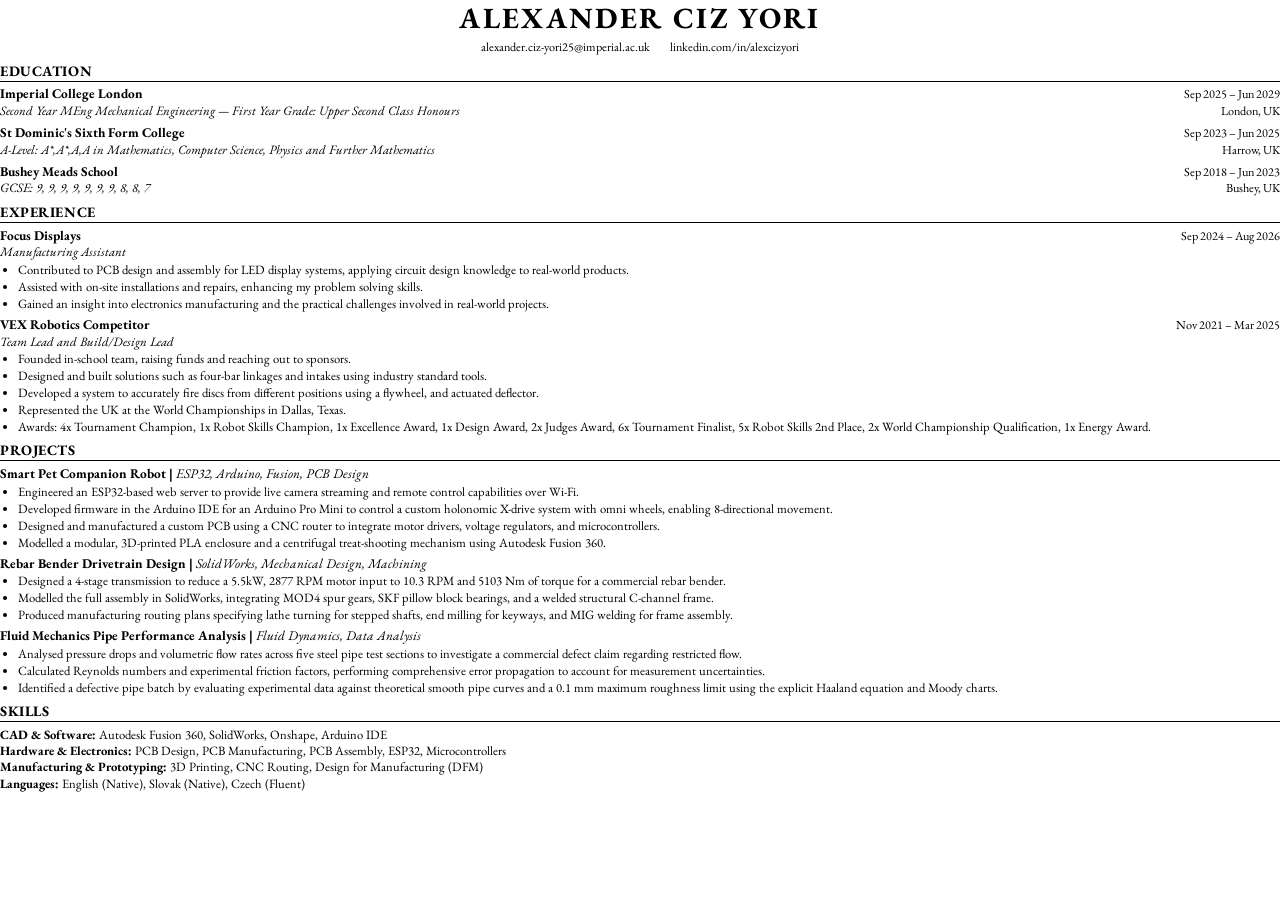
<file: assets/resume.html>
<!DOCTYPE html>
<html lang="en">
<head>
<meta charset="UTF-8">
<meta name="robots" content="noindex, follow">
<link rel="canonical" href="https://alexcizyori.com/">
<title>Alexander Ciz Yori - Resume</title>
<!-- Favicon -->
<link rel="icon" href="data:image/svg+xml,<svg xmlns='http://www.w3.org/2000/svg' viewBox='0 0 100 100'><circle cx='50' cy='50' r='40' fill='%2338bdf8'/><path d='M35 50 L65 50 M50 35 L50 65' stroke='%230b0f19' stroke-width='8'/></svg>">
<style>
  @import url('https://fonts.googleapis.com/css2?family=EB+Garamond:ital,wght@0,400;0,600;0,700;1,400&display=swap');

  @page {
    size: letter;
    margin: 0.45in 0.55in 0.4in 0.55in;
  }

  * {
    box-sizing: border-box;
    margin: 0;
    padding: 0;
  }

  body {
    font-family: 'EB Garamond', 'Times New Roman', serif;
    color: #000000;
    line-height: 1.25;
    font-size: 10pt;
    background: #ffffff;
    -webkit-print-color-adjust: exact;
  }

  .header {
    text-align: center;
    margin-bottom: 0.35rem;
  }

  .name {
    font-size: 22pt;
    font-weight: 700;
    letter-spacing: 0.08em;
    text-transform: uppercase;
    margin-bottom: 0.2rem;
  }

  .contact-info {
    font-size: 9.2pt;
    display: flex;
    justify-content: center;
    align-items: center;
    gap: 1.25rem;
  }

  .contact-info a {
    color: #000000;
    text-decoration: underline;
  }

  .contact-item {
    display: inline-flex;
    align-items: center;
    gap: 0.3rem;
  }

  .section-title {
    font-size: 10.8pt;
    font-weight: 700;
    text-transform: uppercase;
    letter-spacing: 0.04em;
    border-bottom: 1px solid #000000;
    padding-bottom: 1px;
    margin-top: 0.4rem;
    margin-bottom: 0.3rem;
  }

  .entry {
    margin-bottom: 0.35rem;
  }

  .entry-header {
    display: flex;
    justify-content: space-between;
    align-items: baseline;
    font-weight: 700;
    font-size: 10pt;
  }

  .entry-subheader {
    display: flex;
    justify-content: space-between;
    align-items: baseline;
    font-style: italic;
    font-size: 9.6pt;
    margin-bottom: 0.1rem;
  }

  .entry-right {
    font-weight: 400;
    font-style: normal;
    text-align: right;
    font-size: 9.2pt;
    white-space: nowrap;
  }

  ul.bullets {
    list-style-type: disc;
    margin-left: 1.15rem;
    margin-top: 0.05rem;
    margin-bottom: 0.2rem;
  }

  ul.bullets li {
    font-size: 9.5pt;
    line-height: 1.22;
    margin-bottom: 0.1rem;
    text-align: justify;
  }

  .project-title {
    font-weight: 700;
  }

  .project-tools {
    font-style: italic;
    font-weight: 400;
  }

  .skills-block {
    font-size: 9.5pt;
    line-height: 1.3;
  }

  .skill-cat {
    font-weight: 700;
  }
</style>
</head>
<body>

  <!-- Header -->
  <div class="header">
    <div class="name">Alexander Ciz Yori</div>
    <div class="contact-info">
      <span class="contact-item">alexander.ciz-yori25@imperial.ac.uk</span>
      <span class="contact-item">linkedin.com/in/alexcizyori</span>
    </div>
  </div>

  <!-- Education -->
  <div class="section-title">Education</div>
  <div class="entry">
    <div class="entry-header">
      <span>Imperial College London</span>
      <span class="entry-right">Sep 2025 – Jun 2029</span>
    </div>
    <div class="entry-subheader">
      <span>Second Year MEng Mechanical Engineering — First Year Grade: Upper Second Class Honours</span>
      <span class="entry-right">London, UK</span>
    </div>
  </div>

  <div class="entry">
    <div class="entry-header">
      <span>St Dominic's Sixth Form College</span>
      <span class="entry-right">Sep 2023 – Jun 2025</span>
    </div>
    <div class="entry-subheader">
      <span>A-Level: A*,A*,A,A in Mathematics, Computer Science, Physics and Further Mathematics</span>
      <span class="entry-right">Harrow, UK</span>
    </div>
  </div>

  <div class="entry">
    <div class="entry-header">
      <span>Bushey Meads School</span>
      <span class="entry-right">Sep 2018 – Jun 2023</span>
    </div>
    <div class="entry-subheader">
      <span>GCSE: 9, 9, 9, 9, 9, 9, 9, 8, 8, 7</span>
      <span class="entry-right">Bushey, UK</span>
    </div>
  </div>

  <!-- Experience -->
  <div class="section-title">Experience</div>
  <div class="entry">
    <div class="entry-header">
      <span>Focus Displays</span>
      <span class="entry-right">Sep 2024 – Aug 2026</span>
    </div>
    <div class="entry-subheader">
      <span>Manufacturing Assistant</span>
      <span class="entry-right"></span>
    </div>
    <ul class="bullets">
      <li>Contributed to PCB design and assembly for LED display systems, applying circuit design knowledge to real-world products.</li>
      <li>Assisted with on-site installations and repairs, enhancing my problem solving skills.</li>
      <li>Gained an insight into electronics manufacturing and the practical challenges involved in real-world projects.</li>
    </ul>
  </div>

  <div class="entry">
    <div class="entry-header">
      <span>VEX Robotics Competitor</span>
      <span class="entry-right">Nov 2021 – Mar 2025</span>
    </div>
    <div class="entry-subheader">
      <span>Team Lead and Build/Design Lead</span>
      <span class="entry-right"></span>
    </div>
    <ul class="bullets">
      <li>Founded in-school team, raising funds and reaching out to sponsors.</li>
      <li>Designed and built solutions such as four-bar linkages and intakes using industry standard tools.</li>
      <li>Developed a system to accurately fire discs from different positions using a flywheel, and actuated deflector.</li>
      <li>Represented the UK at the World Championships in Dallas, Texas.</li>
      <li>Awards: 4x Tournament Champion, 1x Robot Skills Champion, 1x Excellence Award, 1x Design Award, 2x Judges Award, 6x Tournament Finalist, 5x Robot Skills 2nd Place, 2x World Championship Qualification, 1x Energy Award.</li>
    </ul>
  </div>

  <!-- Projects -->
  <div class="section-title">Projects</div>

  <div class="entry">
    <div class="entry-header">
      <span><span class="project-title">Smart Pet Companion Robot</span> | <span class="project-tools">ESP32, Arduino, Fusion, PCB Design</span></span>
    </div>
    <ul class="bullets">
      <li>Engineered an ESP32-based web server to provide live camera streaming and remote control capabilities over Wi-Fi.</li>
      <li>Developed firmware in the Arduino IDE for an Arduino Pro Mini to control a custom holonomic X-drive system with omni wheels, enabling 8-directional movement.</li>
      <li>Designed and manufactured a custom PCB using a CNC router to integrate motor drivers, voltage regulators, and microcontrollers.</li>
      <li>Modelled a modular, 3D-printed PLA enclosure and a centrifugal treat-shooting mechanism using Autodesk Fusion 360.</li>
    </ul>
  </div>

  <div class="entry">
    <div class="entry-header">
      <span><span class="project-title">Rebar Bender Drivetrain Design</span> | <span class="project-tools">SolidWorks, Mechanical Design, Machining</span></span>
    </div>
    <ul class="bullets">
      <li>Designed a 4-stage transmission to reduce a 5.5kW, 2877 RPM motor input to 10.3 RPM and 5103 Nm of torque for a commercial rebar bender.</li>
      <li>Modelled the full assembly in SolidWorks, integrating MOD4 spur gears, SKF pillow block bearings, and a welded structural C-channel frame.</li>
      <li>Produced manufacturing routing plans specifying lathe turning for stepped shafts, end milling for keyways, and MIG welding for frame assembly.</li>
    </ul>
  </div>

  <div class="entry">
    <div class="entry-header">
      <span><span class="project-title">Fluid Mechanics Pipe Performance Analysis</span> | <span class="project-tools">Fluid Dynamics, Data Analysis</span></span>
    </div>
    <ul class="bullets">
      <li>Analysed pressure drops and volumetric flow rates across five steel pipe test sections to investigate a commercial defect claim regarding restricted flow.</li>
      <li>Calculated Reynolds numbers and experimental friction factors, performing comprehensive error propagation to account for measurement uncertainties.</li>
      <li>Identified a defective pipe batch by evaluating experimental data against theoretical smooth pipe curves and a 0.1 mm maximum roughness limit using the explicit Haaland equation and Moody charts.</li>
    </ul>
  </div>

  <!-- Skills -->
  <div class="section-title">Skills</div>
  <div class="skills-block">
    <div><span class="skill-cat">CAD &amp; Software:</span> Autodesk Fusion 360, SolidWorks, Onshape, Arduino IDE</div>
    <div><span class="skill-cat">Hardware &amp; Electronics:</span> PCB Design, PCB Manufacturing, PCB Assembly, ESP32, Microcontrollers</div>
    <div><span class="skill-cat">Manufacturing &amp; Prototyping:</span> 3D Printing, CNC Routing, Design for Manufacturing (DFM)</div>
    <div><span class="skill-cat">Languages:</span> English (Native), Slovak (Native), Czech (Fluent)</div>
  </div>

</body>
</html>
</file>
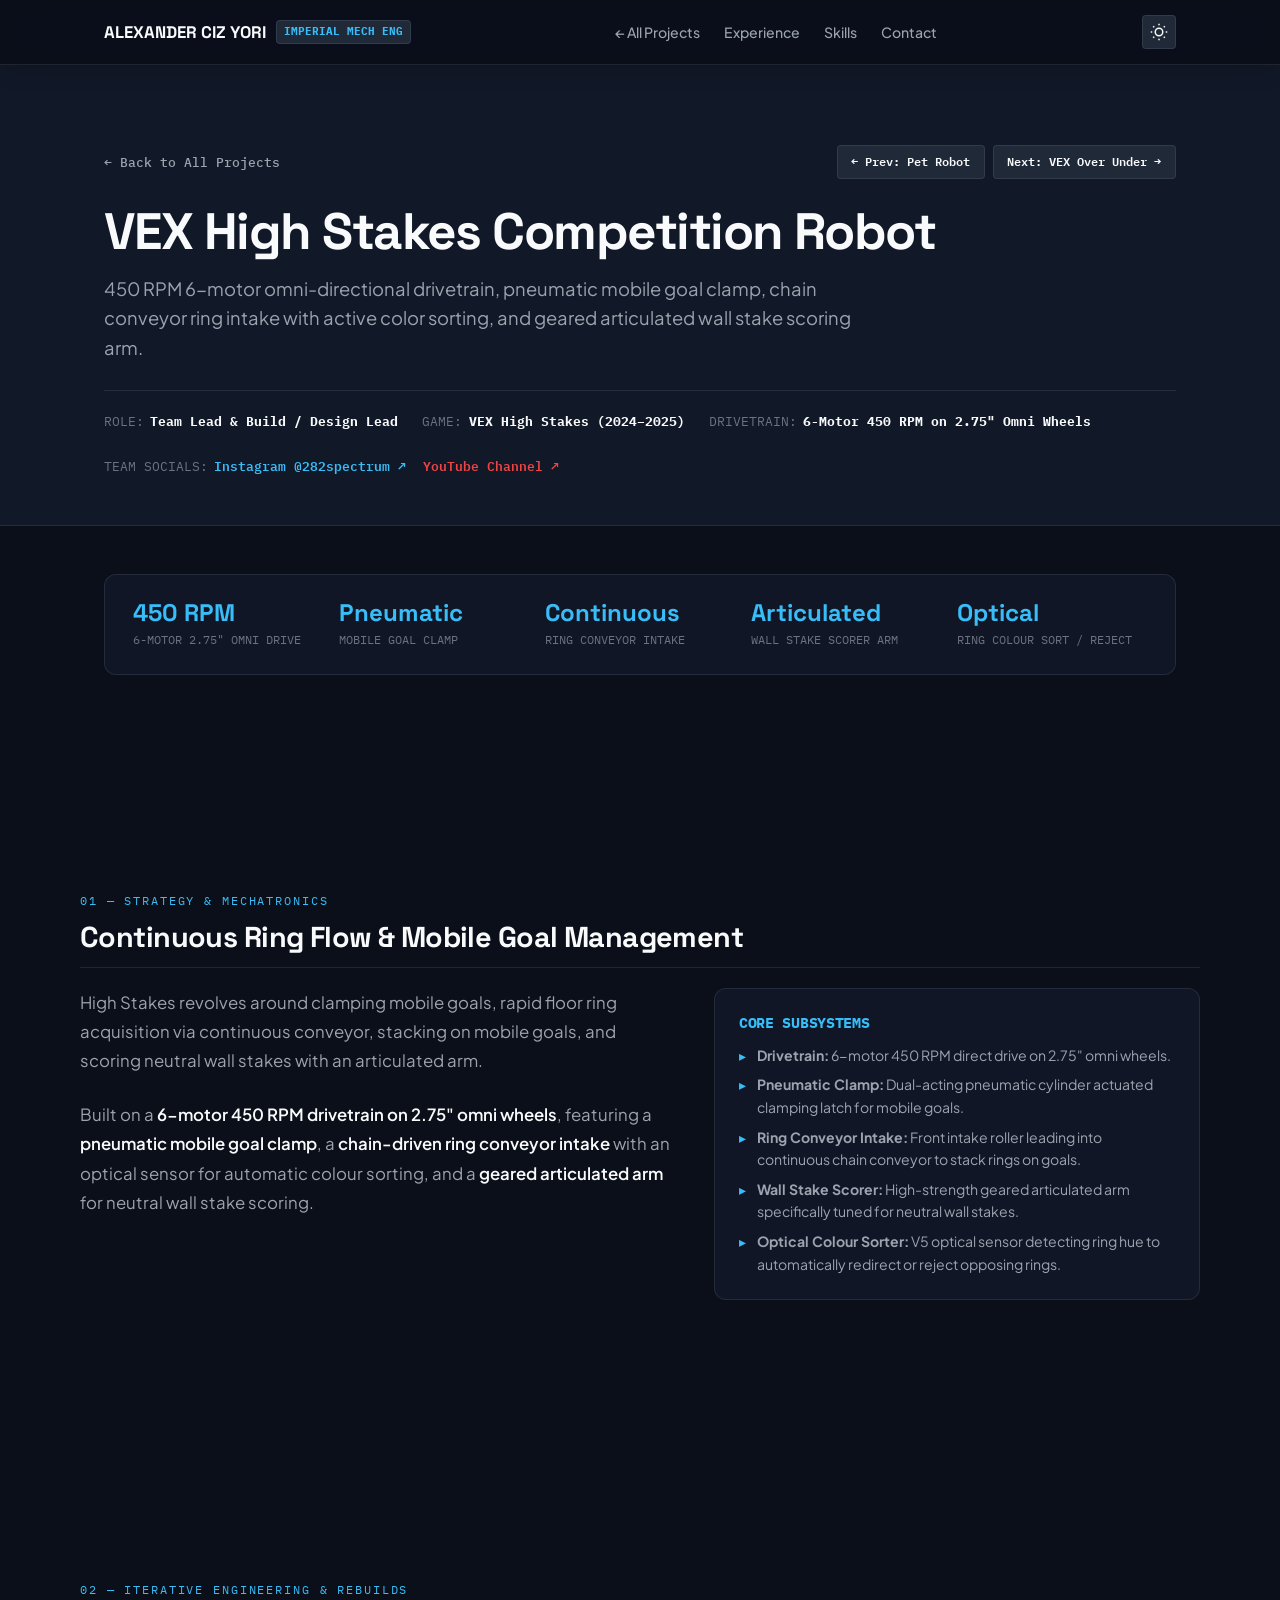
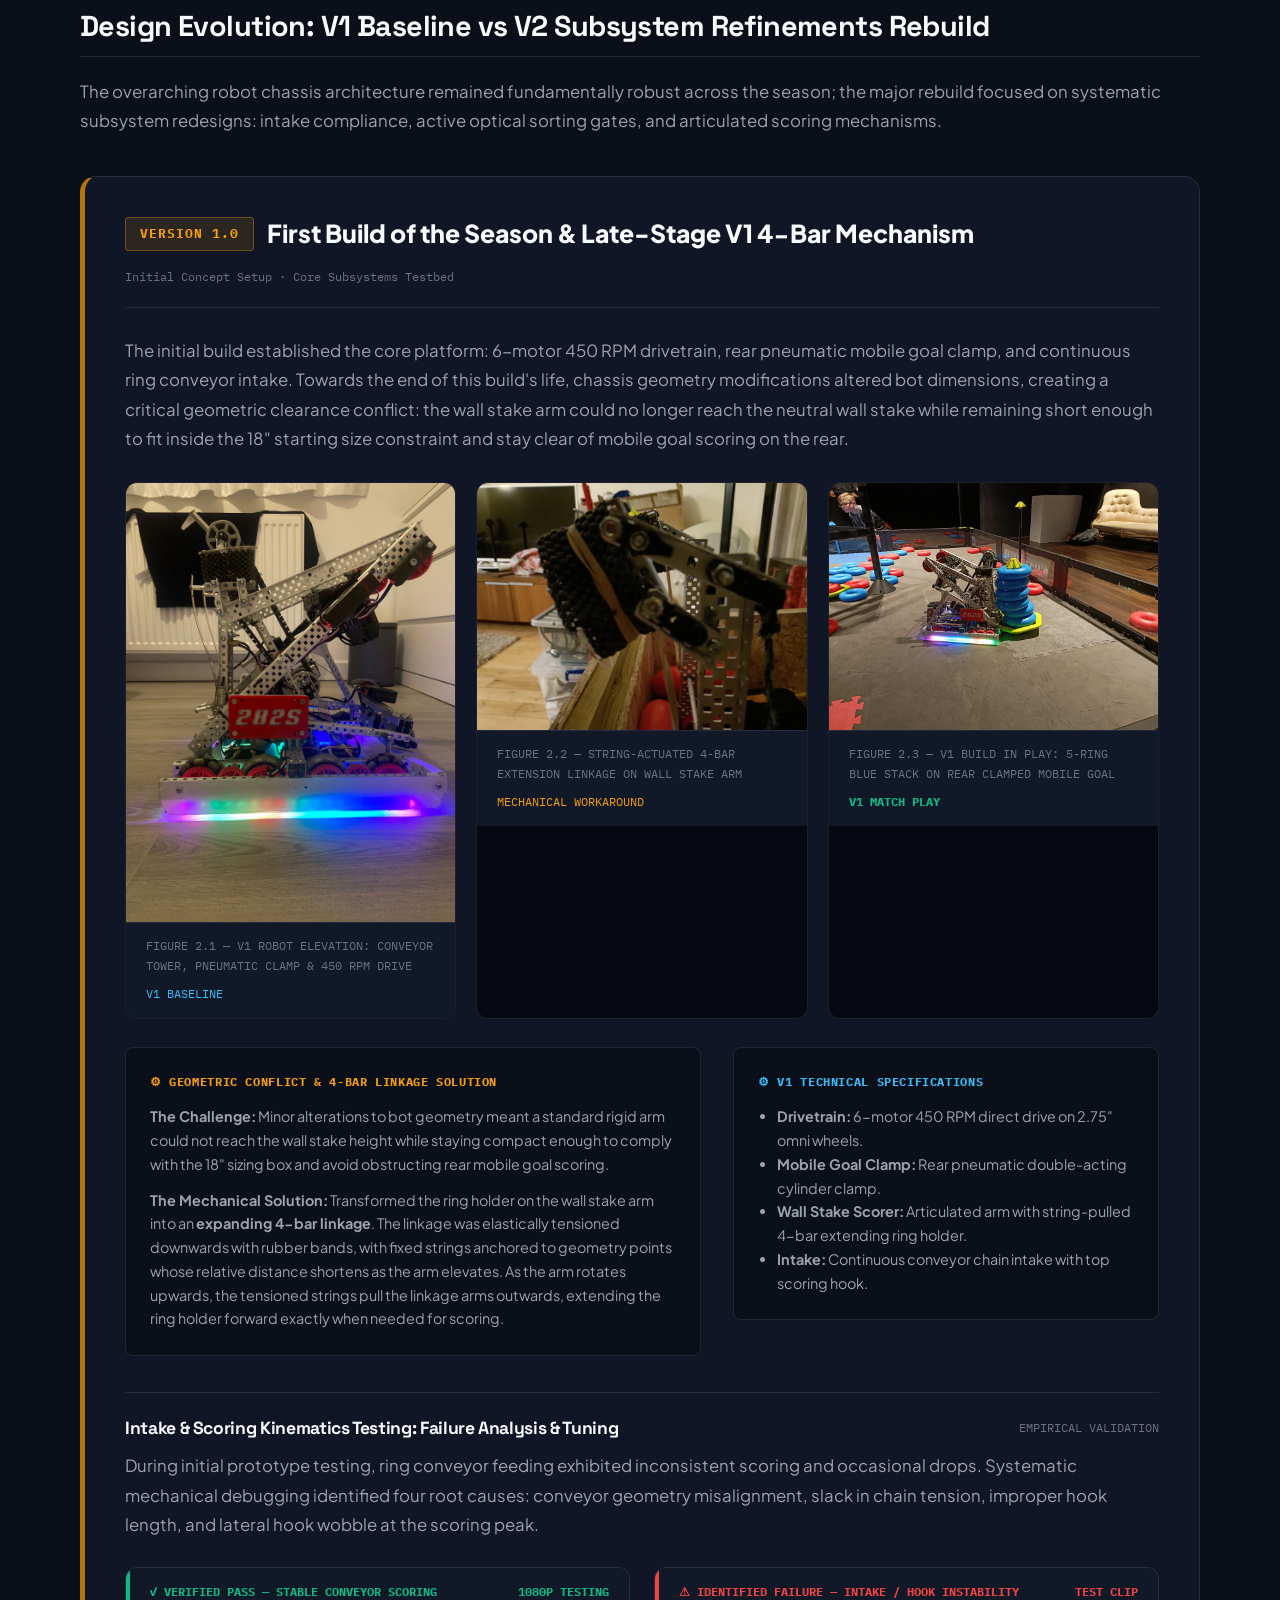
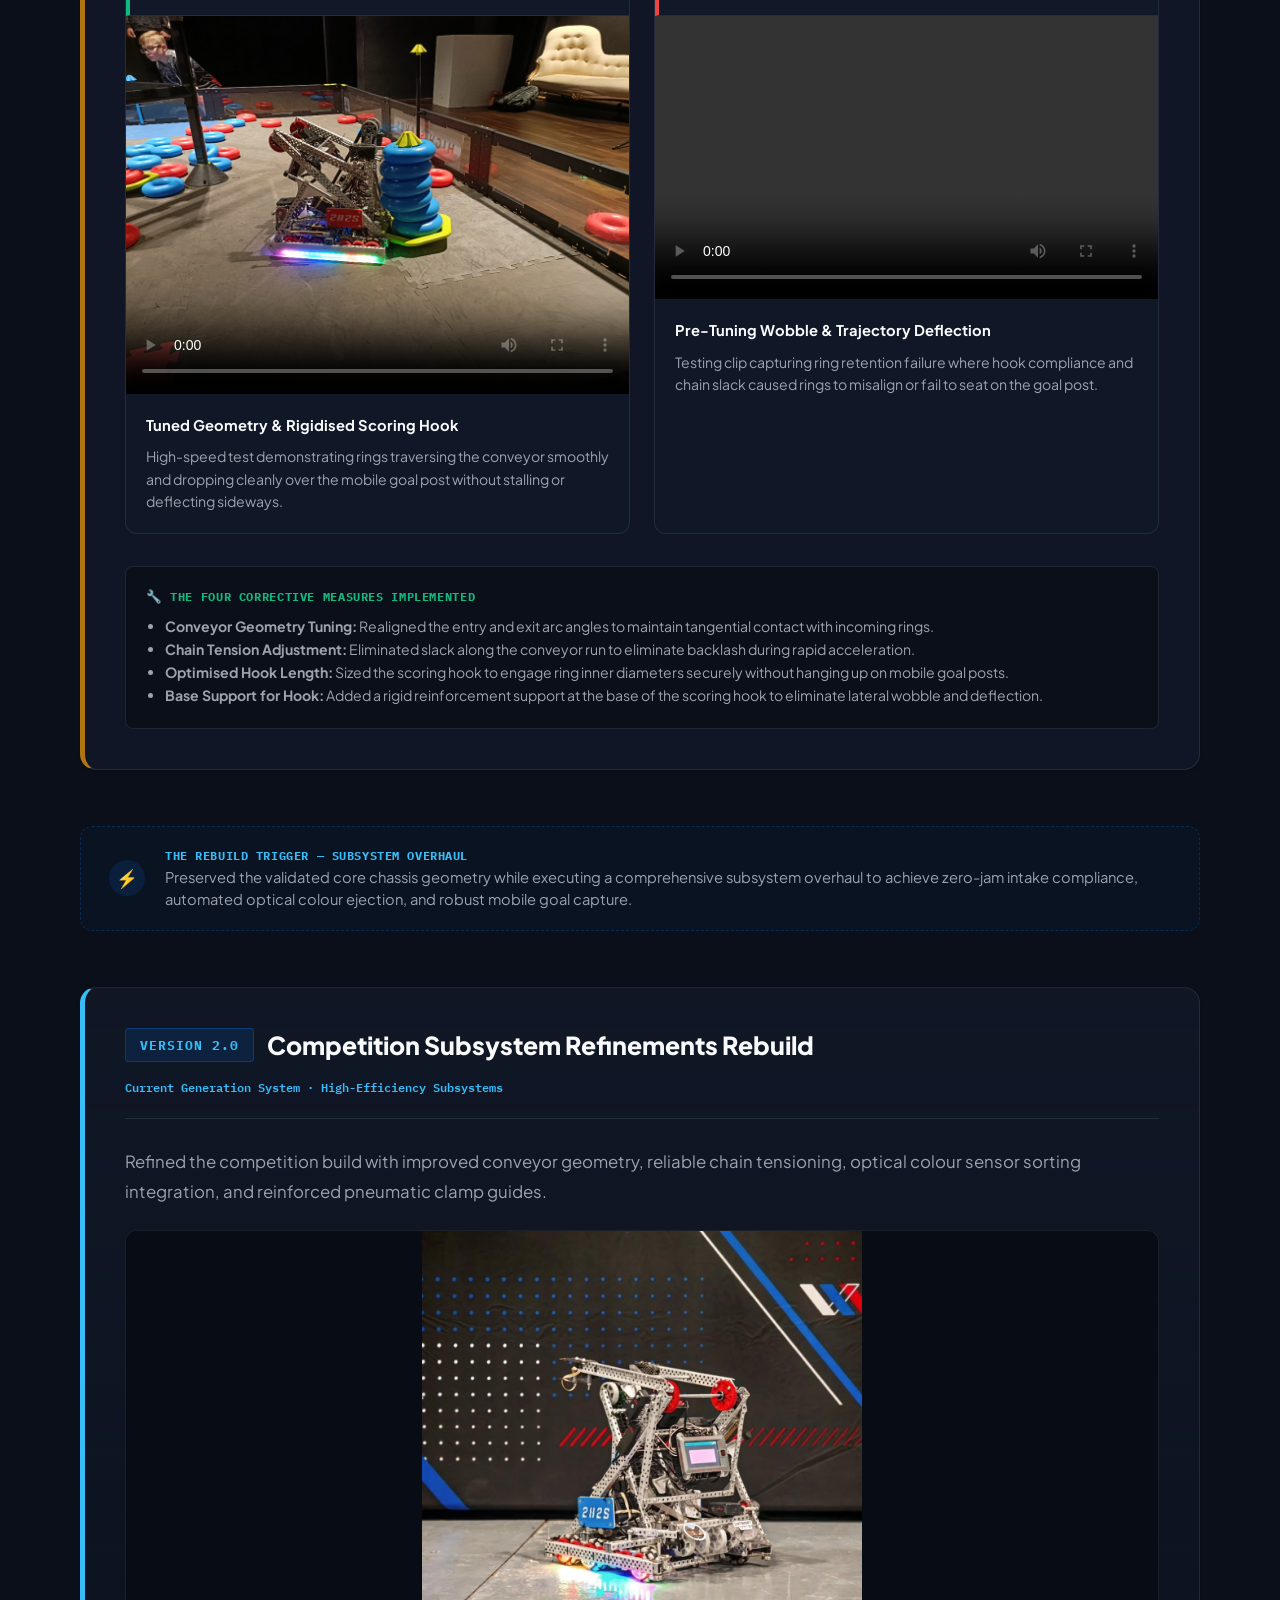
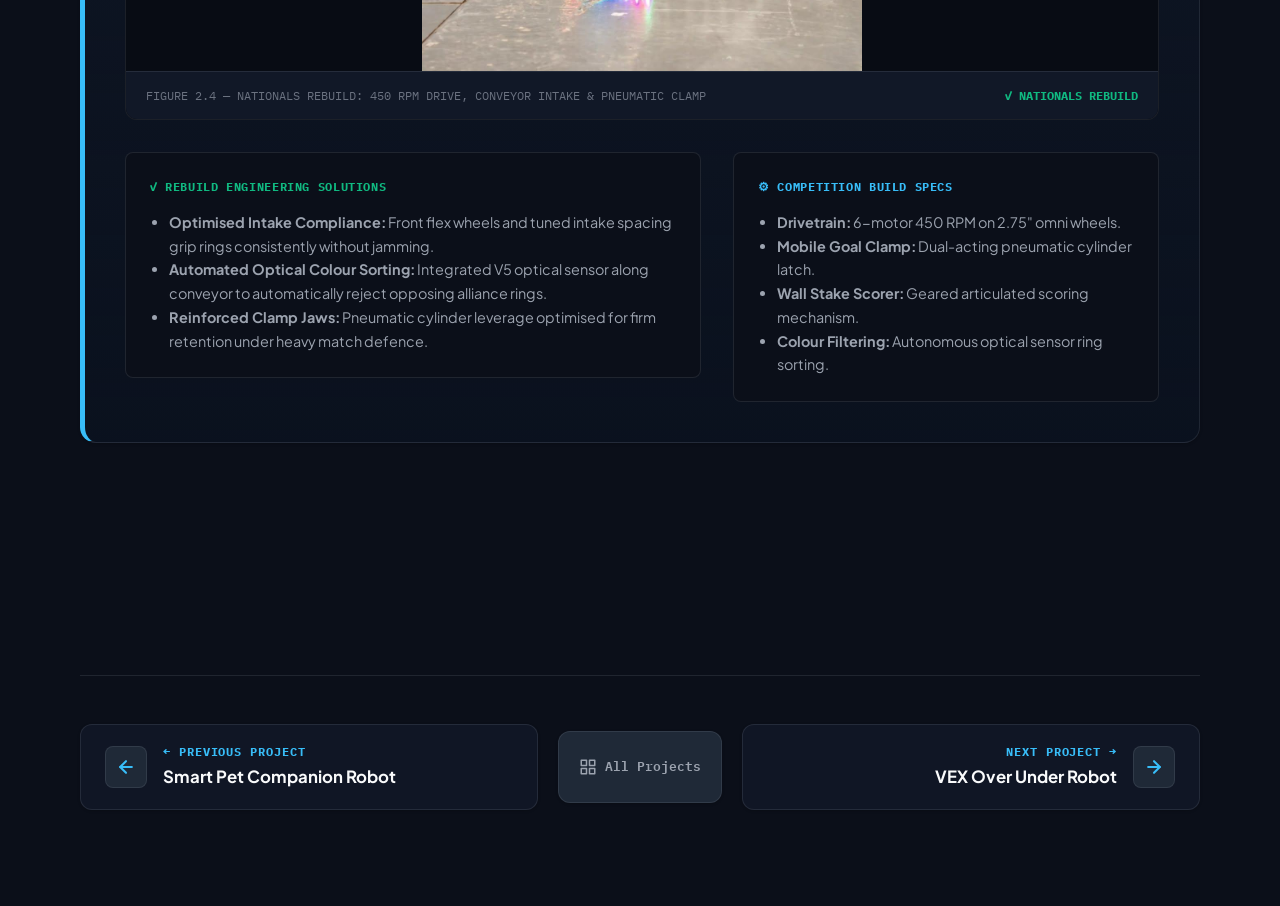
<file: projects/vex-high-stakes.html>
<!DOCTYPE html>
<html lang="en" data-theme="dark">
<head>
  <meta charset="UTF-8">
  <meta name="viewport" content="width=device-width, initial-scale=1.0">
  <title>VEX High Stakes Robot — Alexander Ciz Yori</title>
  <meta name="description" content="Engineering case study for the VEX Robotics High Stakes competition robot designed and built by Alexander Ciz Yori.">
  <meta name="author" content="Alexander Ciz Yori">
  <link rel="canonical" href="https://alexcizyori.com/projects/vex-high-stakes.html">
  <meta name="robots" content="noindex, follow">

  <!-- Open Graph -->
  <meta property="og:type" content="article">
  <meta property="og:title" content="VEX High Stakes Robot — Alexander Ciz Yori">
  <meta property="og:description" content="VEX Robotics High Stakes competition robot designed and built by Alexander Ciz Yori.">
  <meta property="og:url" content="https://alexcizyori.com/projects/vex-high-stakes.html">
  <meta property="og:image" content="https://alexcizyori.com/assets/projects/vex-high-stakes.jpg">
  <meta property="og:site_name" content="Alexander Ciz Yori">

  <!-- Structured Data -->
  <script type="application/ld+json">
  {
    "@context": "https://schema.org",
    "@type": "TechArticle",
    "headline": "VEX High Stakes Robot",
    "description": "VEX Robotics High Stakes competition robot designed and built by Alexander Ciz Yori.",
    "author": {
      "@type": "Person",
      "name": "Alexander Ciz Yori",
      "url": "https://alexcizyori.com/"
    },
    "publisher": {
      "@type": "Person",
      "name": "Alexander Ciz Yori"
    },
    "url": "https://alexcizyori.com/projects/vex-high-stakes.html"
  }
  </script>

  <!-- Favicon -->
  <link rel="icon" href="data:image/svg+xml,<svg xmlns='http://www.w3.org/2000/svg' viewBox='0 0 100 100'><circle cx='50' cy='50' r='40' fill='%2338bdf8'/><path d='M35 50 L65 50 M50 35 L50 65' stroke='%230b0f19' stroke-width='8'/></svg>">

  <link rel="stylesheet" href="../css/styles.css">
  <link rel="stylesheet" href="../css/project.css">
</head>
<body>

  <!-- Navigation Bar -->
  <header class="navbar">
    <div class="container navbar-inner">
      <a href="../index.html" class="brand-logo">
        <span>ALEXANDER CIZ YORI</span>
        <span class="brand-tag">IMPERIAL MECH ENG</span>
      </a>

      <nav>
        <ul class="nav-links">
          <li><a href="../index.html#projects">← All Projects</a></li>
          <li><a href="../index.html#experience">Experience</a></li>
          <li><a href="../index.html#skills">Skills</a></li>
          <li><a href="../index.html#contact">Contact</a></li>
        </ul>
      </nav>

      <div class="nav-actions">
        <button class="theme-toggle-btn" id="theme-toggle-btn" title="Toggle Theme">
          <svg width="18" height="18" viewBox="0 0 24 24" fill="none" stroke="currentColor" stroke-width="2"><circle cx="12" cy="12" r="5"/><path d="M12 1v2M12 21v2M4.22 4.22l1.42 1.42M18.36 18.36l1.42 1.42M1 12h2M21 12h2M4.22 19.78l1.42-1.42M18.36 5.64l1.42-1.42"/></svg>
        </button>
      </div>
    </div>
  </header>

  <!-- Project Header -->
  <div class="project-page-header">
    <div class="container">
      <div class="breadcrumb-nav">
        <a href="../index.html#projects" class="back-link">← Back to All Projects</a>
        <div class="top-project-nav">
          <a href="smart-pet-companion-robot.html" class="top-nav-btn">← Prev: Pet Robot</a>
          <a href="vex-over-under.html" class="top-nav-btn">Next: VEX Over Under →</a>
        </div>
      </div>

      <h1 class="project-hero-title">VEX High Stakes Competition Robot</h1>
      <p class="project-hero-subtitle">
        450 RPM 6-motor omni-directional drivetrain, pneumatic mobile goal clamp, chain conveyor ring intake with active color sorting, and geared articulated wall stake scoring arm.
      </p>

      <div class="project-meta-strip">
        <div class="project-meta-item">
          <span>ROLE:</span>
          <strong>Team Lead &amp; Build / Design Lead</strong>
        </div>
        <div class="project-meta-item">
          <span>GAME:</span>
          <strong>VEX High Stakes (2024–2025)</strong>
        </div>
        <div class="project-meta-item">
          <span>DRIVETRAIN:</span>
          <strong>6-Motor 450 RPM on 2.75&quot; Omni Wheels</strong>
        </div>
        <div class="project-meta-item">
          <span>TEAM SOCIALS:</span>
          <a href="https://www.instagram.com/282spectrum/" target="_blank" rel="noopener" style="color:var(--accent); font-weight:600; text-decoration:none; margin-right:0.65rem">Instagram @282spectrum ↗</a>
          <a href="https://www.youtube.com/@vexspectrum-282sexsixfours7" target="_blank" rel="noopener" style="color:#ef4444; font-weight:600; text-decoration:none">YouTube Channel ↗</a>
        </div>
      </div>
    </div>
  </div>

  <!-- Key Specs Banner -->
  <div class="container">
    <div class="project-specs-banner">
      <div class="spec-banner-item">
        <span class="spec-banner-val">450 RPM</span>
        <span class="spec-banner-lbl">6-Motor 2.75&quot; Omni Drive</span>
      </div>
      <div class="spec-banner-item">
        <span class="spec-banner-val">Pneumatic</span>
        <span class="spec-banner-lbl">Mobile Goal Clamp</span>
      </div>
      <div class="spec-banner-item">
        <span class="spec-banner-val">Continuous</span>
        <span class="spec-banner-lbl">Ring Conveyor Intake</span>
      </div>
      <div class="spec-banner-item">
        <span class="spec-banner-val">Articulated</span>
        <span class="spec-banner-lbl">Wall Stake Scorer Arm</span>
      </div>
      <div class="spec-banner-item">
        <span class="spec-banner-val">Optical</span>
        <span class="spec-banner-lbl">Ring Colour Sort / Reject</span>
      </div>
    </div>
  </div>

  <!-- Case Study Body -->
  <main class="container case-study-body">

    <!-- 01 Strategy & Concept -->
    <section class="case-section">
      <span class="case-section-kicker">01 — Strategy &amp; Mechatronics</span>
      <h2 class="case-section-title">Continuous Ring Flow &amp; Mobile Goal Management</h2>

      <div class="case-split">
        <div>
          <p class="case-text">
            High Stakes revolves around clamping mobile goals, rapid floor ring acquisition via continuous conveyor, stacking on mobile goals, and scoring neutral wall stakes with an articulated arm.
          </p>
          <p class="case-text">
            Built on a <strong>6-motor 450 RPM drivetrain on 2.75&quot; omni wheels</strong>, featuring a <strong>pneumatic mobile goal clamp</strong>, a <strong>chain-driven ring conveyor intake</strong> with an optical sensor for automatic colour sorting, and a <strong>geared articulated arm</strong> for neutral wall stake scoring.
          </p>
        </div>

        <div style="background:var(--bg-card); border:1px solid var(--border-color); border-radius:var(--radius-lg); padding:1.5rem;">
          <h3 style="font-size:0.95rem; font-family:var(--font-mono); color:var(--accent); margin-bottom:0.75rem;">CORE SUBSYSTEMS</h3>
          <ul class="timeline-list">
            <li><strong>Drivetrain:</strong> 6-motor 450 RPM direct drive on 2.75&quot; omni wheels.</li>
            <li><strong>Pneumatic Clamp:</strong> Dual-acting pneumatic cylinder actuated clamping latch for mobile goals.</li>
            <li><strong>Ring Conveyor Intake:</strong> Front intake roller leading into continuous chain conveyor to stack rings on goals.</li>
            <li><strong>Wall Stake Scorer:</strong> High-strength geared articulated arm specifically tuned for neutral wall stakes.</li>
            <li><strong>Optical Colour Sorter:</strong> V5 optical sensor detecting ring hue to automatically redirect or reject opposing rings.</li>
          </ul>
        </div>
      </div>
    </section>

    <!-- 02 Design Evolution & Versions -->
    <section class="case-section">
      <span class="case-section-kicker">02 — Iterative Engineering &amp; Rebuilds</span>
      <h2 class="case-section-title">Design Evolution: V1 Baseline vs V2 Subsystem Refinements Rebuild</h2>

      <p class="case-text">
        The overarching robot chassis architecture remained fundamentally robust across the season; the major rebuild focused on systematic subsystem redesigns: intake compliance, active optical sorting gates, and articulated scoring mechanisms.
      </p>

      <div class="version-showcase-container">
        
        <!-- VERSION 1.0 -->
        <div class="version-card v1-card">
          <div class="version-header">
            <div class="version-header-left">
              <span class="version-badge v1">VERSION 1.0</span>
              <span class="version-title">First Build of the Season &amp; Late-Stage V1 4-Bar Mechanism</span>
            </div>
            <span class="version-tagline">Initial Concept Setup · Core Subsystems Testbed</span>
          </div>

          <p class="case-text">
            The initial build established the core platform: 6-motor 450 RPM drivetrain, rear pneumatic mobile goal clamp, and continuous ring conveyor intake. Towards the end of this build's life, chassis geometry modifications altered bot dimensions, creating a critical geometric clearance conflict: the wall stake arm could no longer reach the neutral wall stake while remaining short enough to fit inside the 18&quot; starting size constraint and stay clear of mobile goal scoring on the rear.
          </p>

          <!-- V1 Media Frame: Real Photos -->
          <div style="display:grid; grid-template-columns:repeat(auto-fit, minmax(280px, 1fr)); gap:1.25rem; margin:1.75rem 0;">
            <div class="version-media-frame" style="margin:0;">
              <img src="../assets/projects/vex-high-stakes-v1-profile.jpg" alt="V1 High Stakes Robot Right Profile Elevation">
              <div class="version-media-caption">
                <span>FIGURE 2.1 — V1 ROBOT ELEVATION: CONVEYOR TOWER, PNEUMATIC CLAMP &amp; 450 RPM DRIVE</span>
                <span style="color:var(--accent)">V1 BASELINE</span>
              </div>
            </div>
            <div class="version-media-frame" style="margin:0;">
              <img src="../assets/projects/vex-high-stakes-4bar-mechanism.jpg" alt="4-Bar Linkage Wall Stake Scoring Extension Mechanism">
              <div class="version-media-caption">
                <span>FIGURE 2.2 — STRING-ACTUATED 4-BAR EXTENSION LINKAGE ON WALL STAKE ARM</span>
                <span style="color:#f59e0b">MECHANICAL WORKAROUND</span>
              </div>
            </div>
            <div class="version-media-frame" style="margin:0;">
              <img src="../assets/projects/vex-high-stakes-mogo-stacked.jpg" alt="V1 Robot with Full 5-Ring Stack on Mobile Goal Clamp">
              <div class="version-media-caption">
                <span>FIGURE 2.3 — V1 BUILD IN PLAY: 5-RING BLUE STACK ON REAR CLAMPED MOBILE GOAL</span>
                <span style="color:var(--brand-green); font-weight:700">V1 MATCH PLAY</span>
              </div>
            </div>
          </div>

          <div class="version-details-grid">
            <div class="version-block">
              <div class="version-block-title warn">⚙ Geometric Conflict &amp; 4-Bar Linkage Solution</div>
              <p style="font-size:0.9rem; color:var(--text-secondary); line-height:1.65; margin-bottom:0.75rem;">
                <strong>The Challenge:</strong> Minor alterations to bot geometry meant a standard rigid arm could not reach the wall stake height while staying compact enough to comply with the 18&quot; sizing box and avoid obstructing rear mobile goal scoring.
              </p>
              <p style="font-size:0.9rem; color:var(--text-secondary); line-height:1.65;">
                <strong>The Mechanical Solution:</strong> Transformed the ring holder on the wall stake arm into an <strong>expanding 4-bar linkage</strong>. The linkage was elastically tensioned downwards with rubber bands, with fixed strings anchored to geometry points whose relative distance shortens as the arm elevates. As the arm rotates upwards, the tensioned strings pull the linkage arms outwards, extending the ring holder forward exactly when needed for scoring.
              </p>
            </div>

            <div class="version-block">
              <div class="version-block-title tech">⚙ V1 Technical Specifications</div>
              <ul style="font-size:0.9rem; color:var(--text-secondary); padding-left:1.2rem; line-height:1.65">
                <li><strong>Drivetrain:</strong> 6-motor 450 RPM direct drive on 2.75&quot; omni wheels.</li>
                <li><strong>Mobile Goal Clamp:</strong> Rear pneumatic double-acting cylinder clamp.</li>
                <li><strong>Wall Stake Scorer:</strong> Articulated arm with string-pulled 4-bar extending ring holder.</li>
                <li><strong>Intake:</strong> Continuous conveyor chain intake with top scoring hook.</li>
              </ul>
            </div>
          </div>

          <!-- Video Testing Section: Working vs Failing / Tuning -->
          <div style="margin-top:2.25rem; border-top:1px solid var(--border-color); padding-top:1.5rem;">
            <div style="display:flex; justify-content:space-between; align-items:center; flex-wrap:wrap; gap:0.5rem; margin-bottom:0.75rem;">
              <h3 style="font-size:1.1rem; font-weight:700; color:var(--text-primary); margin:0;">Intake &amp; Scoring Kinematics Testing: Failure Analysis &amp; Tuning</h3>
              <span style="font-family:var(--font-mono); font-size:0.78rem; color:var(--text-muted);">EMPIRICAL VALIDATION</span>
            </div>
            <p class="case-text" style="margin-bottom:1.25rem;">
              During initial prototype testing, ring conveyor feeding exhibited inconsistent scoring and occasional drops. Systematic mechanical debugging identified four root causes: conveyor geometry misalignment, slack in chain tension, improper hook length, and lateral hook wobble at the scoring peak.
            </p>

            <div class="video-comparison-grid">
              
              <!-- Video 1: Scoring Working -->
              <div class="video-showcase-card">
                <div class="video-showcase-header status-pass">
                  <span>✓ VERIFIED PASS — STABLE CONVEYOR SCORING</span>
                  <span>1080P TESTING</span>
                </div>
                <div class="video-showcase-player">
                  <video controls playsinline preload="metadata" poster="../assets/projects/vex-high-stakes-mogo-stacked.jpg">
                    <source src="../assets/projects/vex-high-stakes-scoring-working.mp4" type="video/mp4">
                    Your browser does not support the video tag.
                  </video>
                </div>
                <div class="video-showcase-body">
                  <strong style="font-size:0.92rem; color:var(--text-primary);">Tuned Geometry &amp; Rigidised Scoring Hook</strong>
                  <p class="video-showcase-desc">
                    High-speed test demonstrating rings traversing the conveyor smoothly and dropping cleanly over the mobile goal post without stalling or deflecting sideways.
                  </p>
                </div>
              </div>

              <!-- Video 2: Scoring Not Working / Arena Testing -->
              <div class="video-showcase-card">
                <div class="video-showcase-header status-fail">
                  <span>⚠ IDENTIFIED FAILURE — INTAKE / HOOK INSTABILITY</span>
                  <span>TEST CLIP</span>
                </div>
                <div class="video-showcase-player">
                  <video controls playsinline preload="metadata">
                    <source src="../assets/projects/vex-high-stakes-scoring-failing.mp4" type="video/mp4">
                    Your browser does not support the video tag.
                  </video>
                </div>
                <div class="video-showcase-body">
                  <strong style="font-size:0.92rem; color:var(--text-primary);">Pre-Tuning Wobble &amp; Trajectory Deflection</strong>
                  <p class="video-showcase-desc">
                    Testing clip capturing ring retention failure where hook compliance and chain slack caused rings to misalign or fail to seat on the goal post.
                  </p>
                </div>
              </div>

            </div>

            <!-- How We Fixed It Box -->
            <div style="background:var(--bg-primary); border:1px solid var(--border-color); border-radius:var(--radius-md); padding:1.25rem; margin-top:1rem;">
              <div class="version-block-title success" style="margin-bottom:0.5rem;">🔧 The Four Corrective Measures Implemented</div>
              <ul style="font-size:0.88rem; color:var(--text-secondary); padding-left:1.2rem; line-height:1.65; margin:0;">
                <li><strong>Conveyor Geometry Tuning:</strong> Realigned the entry and exit arc angles to maintain tangential contact with incoming rings.</li>
                <li><strong>Chain Tension Adjustment:</strong> Eliminated slack along the conveyor run to eliminate backlash during rapid acceleration.</li>
                <li><strong>Optimised Hook Length:</strong> Sized the scoring hook to engage ring inner diameters securely without hanging up on mobile goal posts.</li>
                <li><strong>Base Support for Hook:</strong> Added a rigid reinforcement support at the base of the scoring hook to eliminate lateral wobble and deflection.</li>
              </ul>
            </div>

          </div>
        </div>

        <!-- The Pivot Divider -->
        <div class="pivot-divider">
          <div class="pivot-icon">⚡</div>
          <div class="pivot-text-wrap">
            <div class="pivot-label">THE REBUILD TRIGGER — SUBSYSTEM OVERHAUL</div>
            <div class="pivot-desc">
              Preserved the validated core chassis geometry while executing a comprehensive subsystem overhaul to achieve zero-jam intake compliance, automated optical colour ejection, and robust mobile goal capture.
            </div>
          </div>
        </div>

        <!-- VERSION 2.0 (COMPETITION REBUILD) -->
        <div class="version-card v2-card">
          <div class="version-header">
            <div class="version-header-left">
              <span class="version-badge v2">VERSION 2.0</span>
              <span class="version-title">Competition Subsystem Refinements Rebuild</span>
            </div>
            <span class="version-tagline" style="color:var(--accent); font-weight:600">Current Generation System · High-Efficiency Subsystems</span>
          </div>

          <p class="case-text">
            Refined the competition build with improved conveyor geometry, reliable chain tensioning, optical colour sensor sorting integration, and reinforced pneumatic clamp guides.
          </p>

          <!-- V2 Media Frame -->
          <div class="version-media-frame">
            <img src="../assets/projects/vex-high-stakes.jpg" alt="V2 High Stakes Competition Robot on Arena Floor">
            <div class="version-media-caption">
              <span>FIGURE 2.4 — NATIONALS REBUILD: 450 RPM DRIVE, CONVEYOR INTAKE &amp; PNEUMATIC CLAMP</span>
              <span style="color:var(--brand-green); font-weight:700">✓ NATIONALS REBUILD</span>
            </div>
          </div>

          <div class="version-details-grid">
            <div class="version-block">
              <div class="version-block-title success">✓ Rebuild Engineering Solutions</div>
              <ul style="font-size:0.9rem; color:var(--text-secondary); padding-left:1.2rem; line-height:1.65">
                <li><strong>Optimised Intake Compliance:</strong> Front flex wheels and tuned intake spacing grip rings consistently without jamming.</li>
                <li><strong>Automated Optical Colour Sorting:</strong> Integrated V5 optical sensor along conveyor to automatically reject opposing alliance rings.</li>
                <li><strong>Reinforced Clamp Jaws:</strong> Pneumatic cylinder leverage optimised for firm retention under heavy match defence.</li>
              </ul>
            </div>

            <div class="version-block">
              <div class="version-block-title tech">⚙ Competition Build Specs</div>
              <ul style="font-size:0.9rem; color:var(--text-secondary); padding-left:1.2rem; line-height:1.65">
                <li><strong>Drivetrain:</strong> 6-motor 450 RPM on 2.75&quot; omni wheels.</li>
                <li><strong>Mobile Goal Clamp:</strong> Dual-acting pneumatic cylinder latch.</li>
                <li><strong>Wall Stake Scorer:</strong> Geared articulated scoring mechanism.</li>
                <li><strong>Colour Filtering:</strong> Autonomous optical sensor ring sorting.</li>
              </ul>
            </div>
          </div>
        </div>

      </div>
    </section>

        <!-- Project Bottom Navigation Buttons -->
    <div class="project-bottom-nav">
      <a href="smart-pet-companion-robot.html" class="nav-page-btn prev-btn" aria-label="Previous project: Smart Pet Companion Robot">
        <div class="nav-page-btn-icon">
          <svg width="20" height="20" viewBox="0 0 24 24" fill="none" stroke="currentColor" stroke-width="2.5" stroke-linecap="round" stroke-linejoin="round"><path d="M19 12H5"/><path d="M12 19l-7-7 7-7"/></svg>
        </div>
        <div class="nav-page-btn-text">
          <span class="nav-page-btn-sub">← PREVIOUS PROJECT</span>
          <span class="nav-page-btn-title">Smart Pet Companion Robot</span>
        </div>
      </a>

      <a href="../index.html#projects" class="nav-page-btn home-btn" aria-label="Back to all projects">
        <svg width="18" height="18" viewBox="0 0 24 24" fill="none" stroke="currentColor" stroke-width="2" stroke-linecap="round" stroke-linejoin="round"><rect x="3" y="3" width="7" height="7"/><rect x="14" y="3" width="7" height="7"/><rect x="14" y="14" width="7" height="7"/><rect x="3" y="14" width="7" height="7"/></svg>
        <span>All Projects</span>
      </a>

      <a href="vex-over-under.html" class="nav-page-btn next-btn" aria-label="Next project: VEX Over Under Robot">
        <div class="nav-page-btn-text">
          <span class="nav-page-btn-sub">NEXT PROJECT →</span>
          <span class="nav-page-btn-title">VEX Over Under Robot</span>
        </div>
        <div class="nav-page-btn-icon">
          <svg width="20" height="20" viewBox="0 0 24 24" fill="none" stroke="currentColor" stroke-width="2.5" stroke-linecap="round" stroke-linejoin="round"><path d="M5 12h14"/><path d="M12 5l7 7-7 7"/></svg>
        </div>
      </a>
    </div>

  </main>

  <!-- Scripts -->
  <script src="../js/data/portfolio-data.js"></script>
  <script src="../js/app.js"></script>
</body>
</html>
</file>
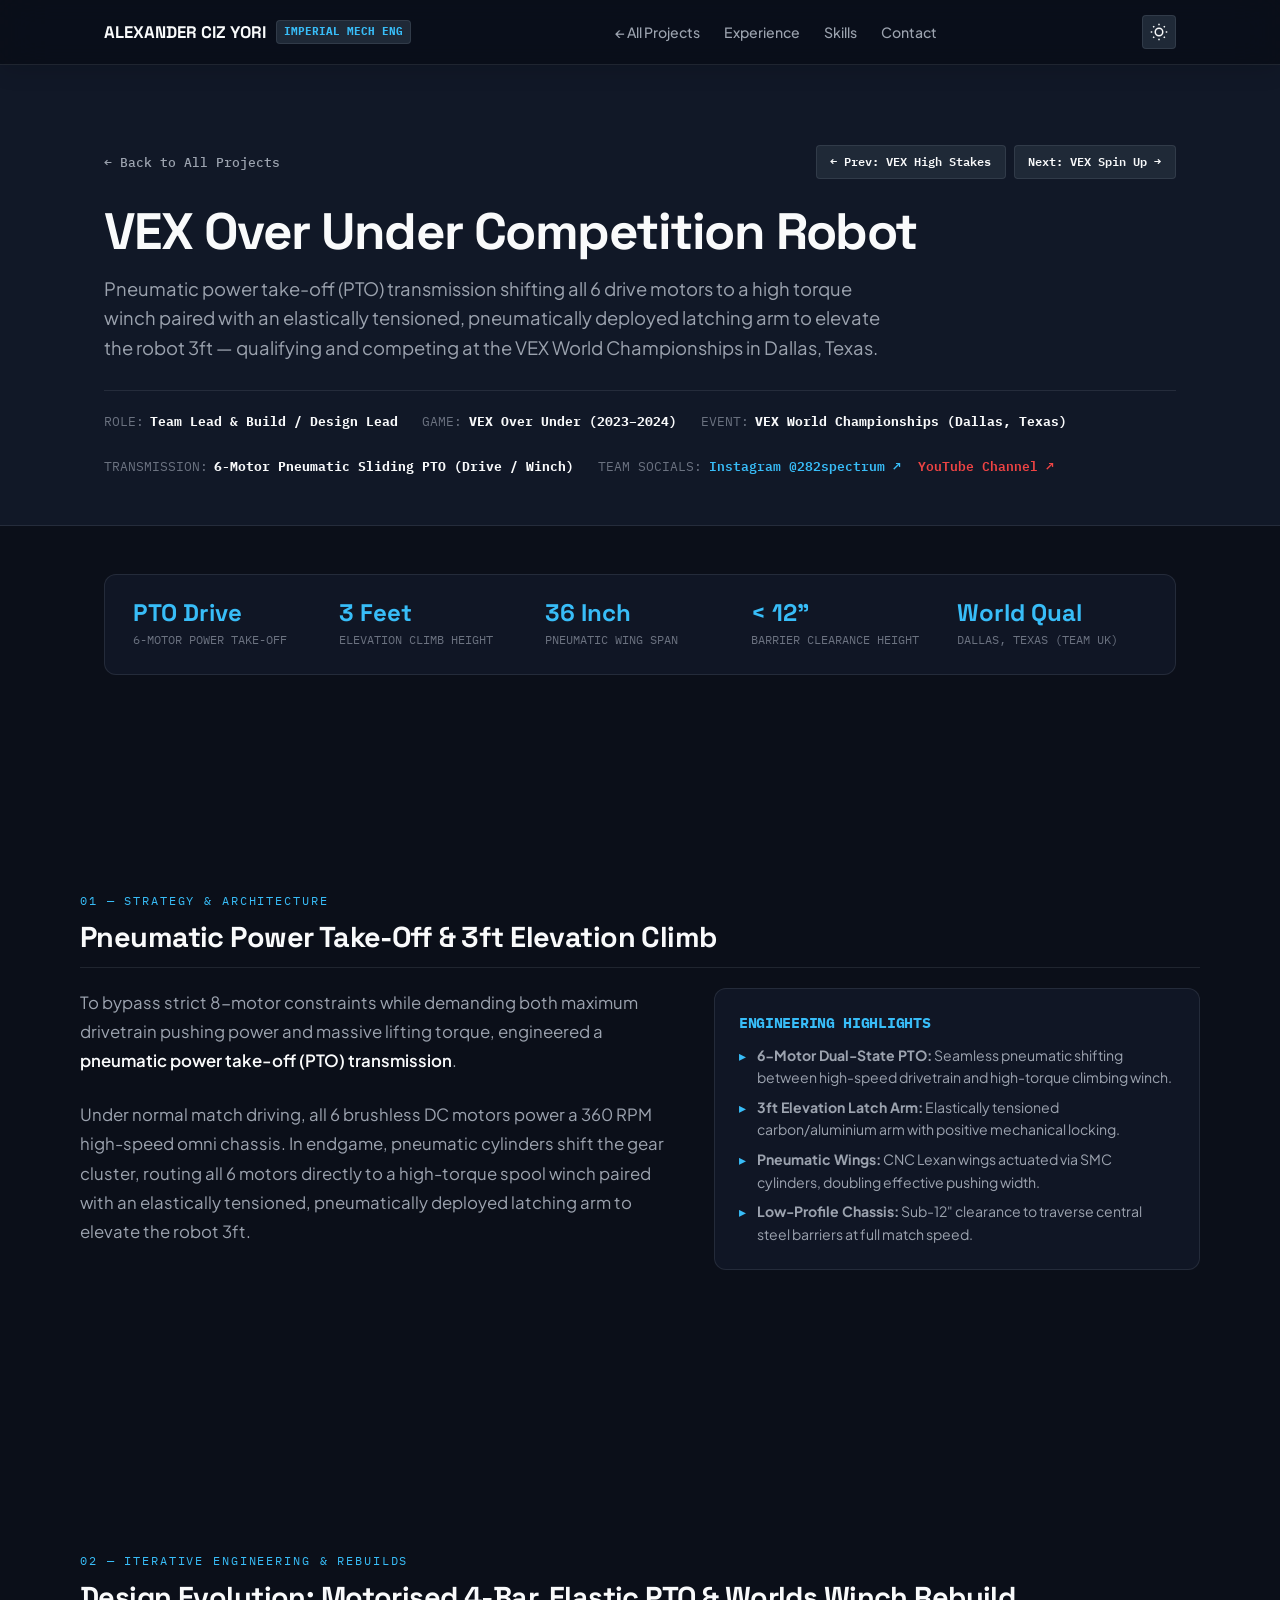
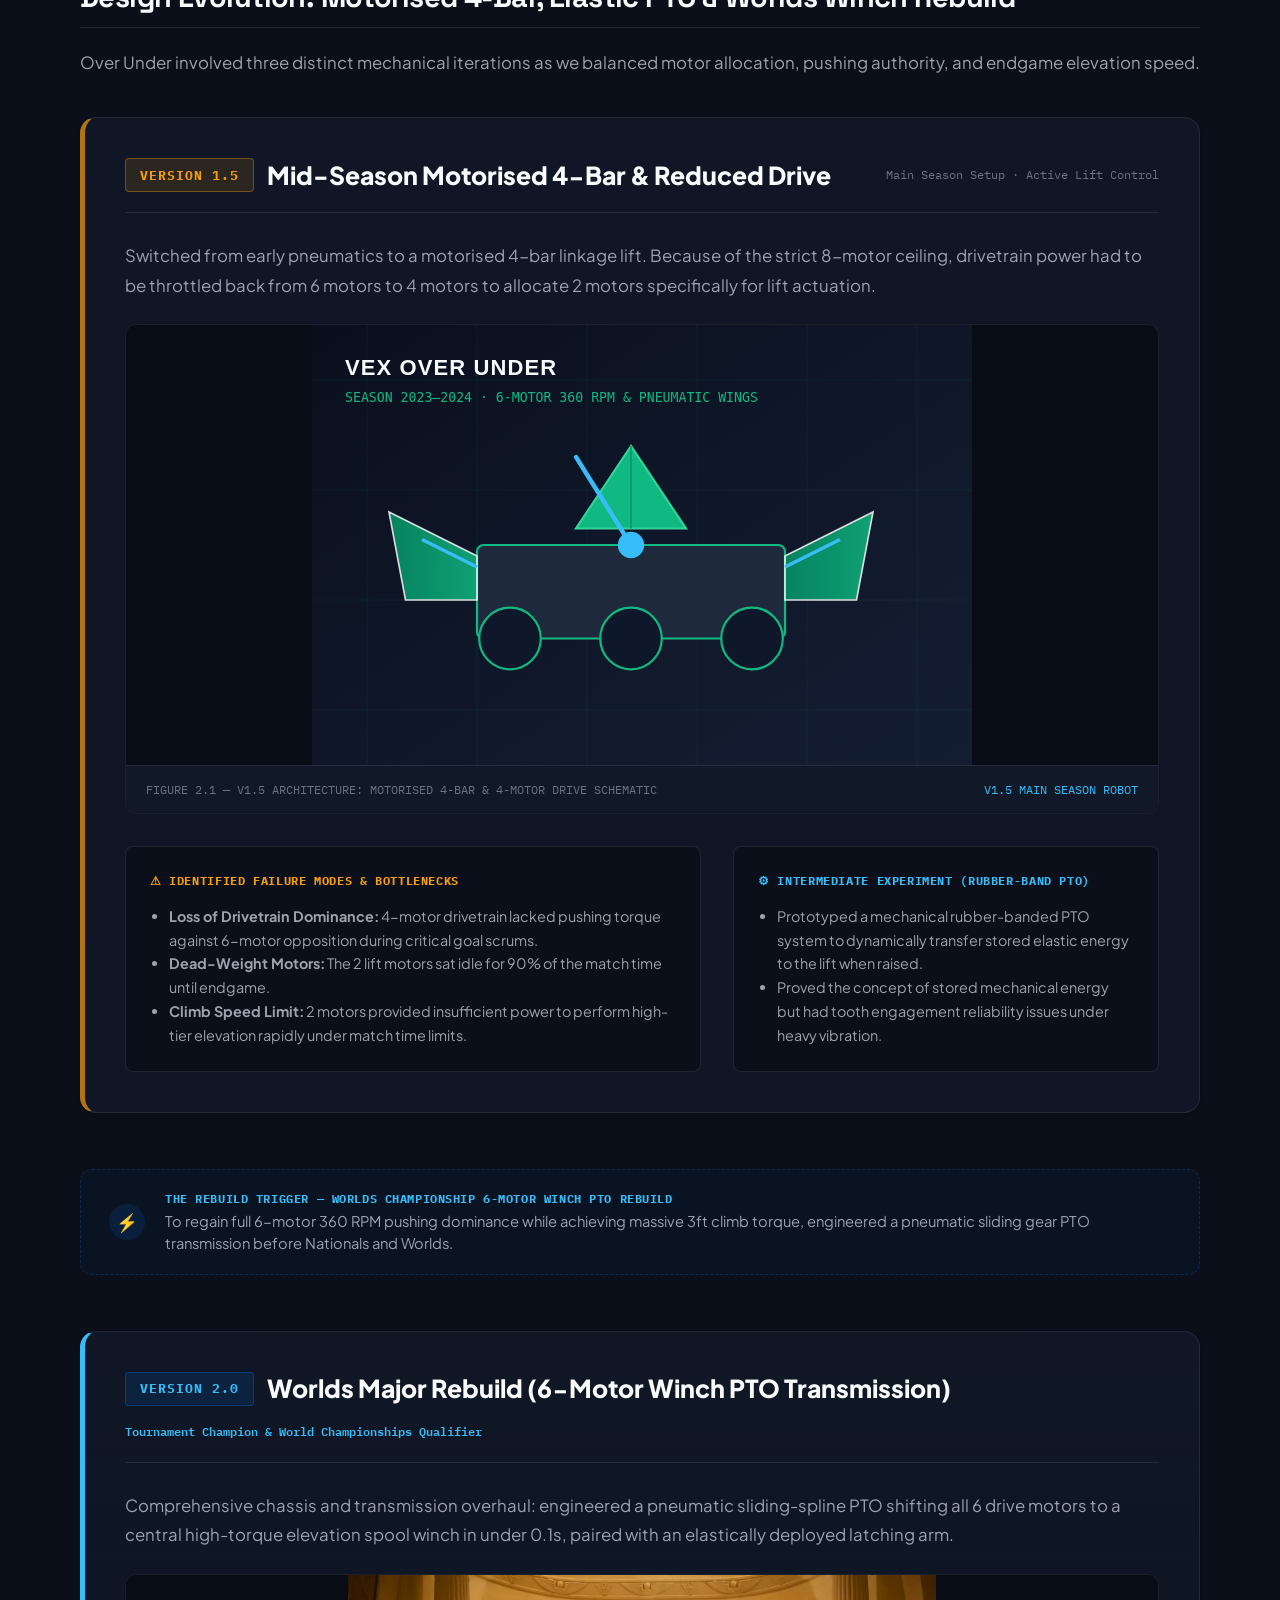
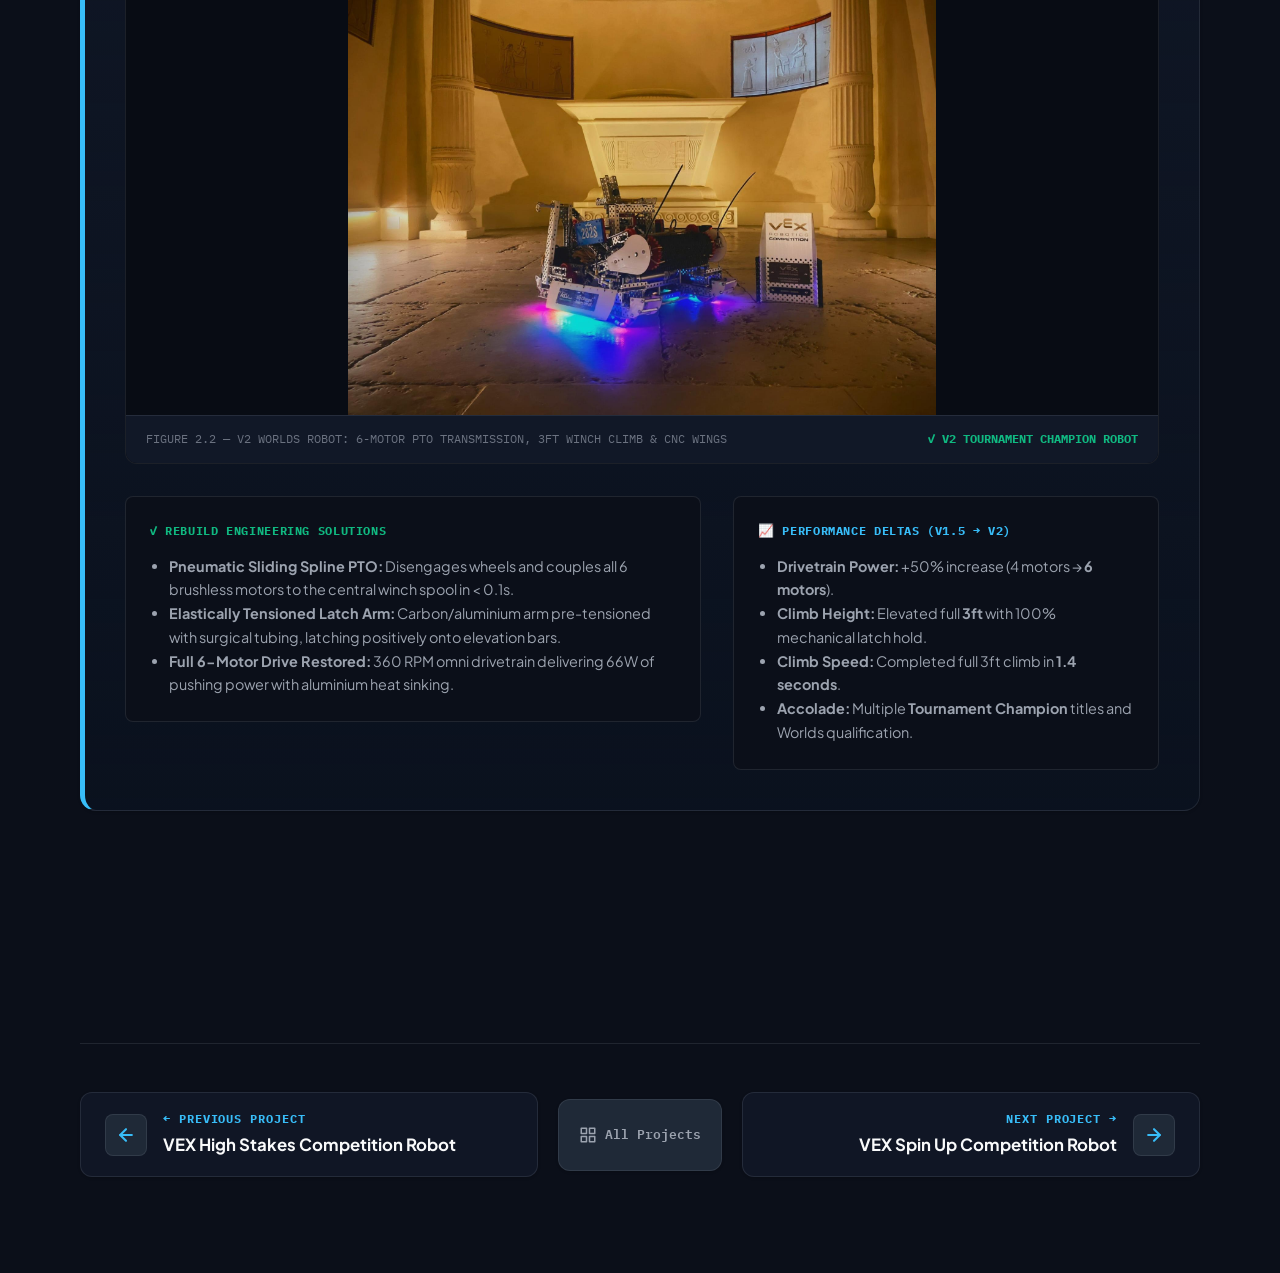
<file: projects/vex-over-under.html>
<!DOCTYPE html>
<html lang="en" data-theme="dark">
<head>
  <meta charset="UTF-8">
  <meta name="viewport" content="width=device-width, initial-scale=1.0">
  <title>VEX Over Under Robot — Alexander Ciz Yori</title>
  <meta name="description" content="Engineering case study for the VEX Robotics Over Under competition robot designed and built by Alexander Ciz Yori.">
  <meta name="author" content="Alexander Ciz Yori">
  <link rel="canonical" href="https://alexcizyori.com/projects/vex-over-under.html">
  <meta name="robots" content="noindex, follow">

  <!-- Open Graph -->
  <meta property="og:type" content="article">
  <meta property="og:title" content="VEX Over Under Robot — Alexander Ciz Yori">
  <meta property="og:description" content="VEX Robotics Over Under competition robot designed and built by Alexander Ciz Yori.">
  <meta property="og:url" content="https://alexcizyori.com/projects/vex-over-under.html">
  <meta property="og:image" content="https://alexcizyori.com/assets/projects/vex-over-under.jpg">
  <meta property="og:site_name" content="Alexander Ciz Yori">

  <!-- Structured Data -->
  <script type="application/ld+json">
  {
    "@context": "https://schema.org",
    "@type": "TechArticle",
    "headline": "VEX Over Under Robot",
    "description": "VEX Robotics Over Under competition robot designed and built by Alexander Ciz Yori.",
    "author": {
      "@type": "Person",
      "name": "Alexander Ciz Yori",
      "url": "https://alexcizyori.com/"
    },
    "publisher": {
      "@type": "Person",
      "name": "Alexander Ciz Yori"
    },
    "url": "https://alexcizyori.com/projects/vex-over-under.html"
  }
  </script>

  <!-- Favicon -->
  <link rel="icon" href="data:image/svg+xml,<svg xmlns='http://www.w3.org/2000/svg' viewBox='0 0 100 100'><circle cx='50' cy='50' r='40' fill='%2338bdf8'/><path d='M35 50 L65 50 M50 35 L50 65' stroke='%230b0f19' stroke-width='8'/></svg>">

  <link rel="stylesheet" href="../css/styles.css">
  <link rel="stylesheet" href="../css/project.css">
</head>
<body>

  <!-- Navigation Bar -->
  <header class="navbar">
    <div class="container navbar-inner">
      <a href="../index.html" class="brand-logo">
        <span>ALEXANDER CIZ YORI</span>
        <span class="brand-tag">IMPERIAL MECH ENG</span>
      </a>

      <nav>
        <ul class="nav-links">
          <li><a href="../index.html#projects">← All Projects</a></li>
          <li><a href="../index.html#experience">Experience</a></li>
          <li><a href="../index.html#skills">Skills</a></li>
          <li><a href="../index.html#contact">Contact</a></li>
        </ul>
      </nav>

      <div class="nav-actions">
        <button class="theme-toggle-btn" id="theme-toggle-btn" title="Toggle Theme">
          <svg width="18" height="18" viewBox="0 0 24 24" fill="none" stroke="currentColor" stroke-width="2"><circle cx="12" cy="12" r="5"/><path d="M12 1v2M12 21v2M4.22 4.22l1.42 1.42M18.36 18.36l1.42 1.42M1 12h2M21 12h2M4.22 19.78l1.42-1.42M18.36 5.64l1.42-1.42"/></svg>
        </button>
      </div>
    </div>
  </header>

  <!-- Project Header -->
  <div class="project-page-header">
    <div class="container">
      <div class="breadcrumb-nav">
        <a href="../index.html#projects" class="back-link">← Back to All Projects</a>
        <div class="top-project-nav">
          <a href="vex-high-stakes.html" class="top-nav-btn">← Prev: VEX High Stakes</a>
          <a href="vex-spin-up.html" class="top-nav-btn">Next: VEX Spin Up →</a>
        </div>
      </div>

      <h1 class="project-hero-title">VEX Over Under Competition Robot</h1>
      <p class="project-hero-subtitle">
        Pneumatic power take-off (PTO) transmission shifting all 6 drive motors to a high torque winch paired with an elastically tensioned, pneumatically deployed latching arm to elevate the robot 3ft — qualifying and competing at the VEX World Championships in Dallas, Texas.
      </p>

      <div class="project-meta-strip">
        <div class="project-meta-item">
          <span>ROLE:</span>
          <strong>Team Lead &amp; Build / Design Lead</strong>
        </div>
        <div class="project-meta-item">
          <span>GAME:</span>
          <strong>VEX Over Under (2023–2024)</strong>
        </div>
        <div class="project-meta-item">
          <span>EVENT:</span>
          <strong>VEX World Championships (Dallas, Texas)</strong>
        </div>
        <div class="project-meta-item">
          <span>TRANSMISSION:</span>
          <strong>6-Motor Pneumatic Sliding PTO (Drive / Winch)</strong>
        </div>
        <div class="project-meta-item">
          <span>TEAM SOCIALS:</span>
          <a href="https://www.instagram.com/282spectrum/" target="_blank" rel="noopener" style="color:var(--accent); font-weight:600; text-decoration:none; margin-right:0.65rem">Instagram @282spectrum ↗</a>
          <a href="https://www.youtube.com/@vexspectrum-282sexsixfours7" target="_blank" rel="noopener" style="color:#ef4444; font-weight:600; text-decoration:none">YouTube Channel ↗</a>
        </div>
      </div>
    </div>
  </div>

  <!-- Key Specs Banner -->
  <div class="container">
    <div class="project-specs-banner">
      <div class="spec-banner-item">
        <span class="spec-banner-val">PTO Drive</span>
        <span class="spec-banner-lbl">6-Motor Power Take-Off</span>
      </div>
      <div class="spec-banner-item">
        <span class="spec-banner-val">3 Feet</span>
        <span class="spec-banner-lbl">Elevation Climb Height</span>
      </div>
      <div class="spec-banner-item">
        <span class="spec-banner-val">36 Inch</span>
        <span class="spec-banner-lbl">Pneumatic Wing Span</span>
      </div>
      <div class="spec-banner-item">
        <span class="spec-banner-val">&lt; 12"</span>
        <span class="spec-banner-lbl">Barrier Clearance Height</span>
      </div>
      <div class="spec-banner-item">
        <span class="spec-banner-val">World Qual</span>
        <span class="spec-banner-lbl">Dallas, Texas (Team UK)</span>
      </div>
    </div>
  </div>

  <!-- Case Study Body -->
  <main class="container case-study-body">

    <!-- 01 Strategy & Architecture -->
    <section class="case-section">
      <span class="case-section-kicker">01 — Strategy &amp; Architecture</span>
      <h2 class="case-section-title">Pneumatic Power Take-Off &amp; 3ft Elevation Climb</h2>

      <div class="case-split">
        <div>
          <p class="case-text">
            To bypass strict 8-motor constraints while demanding both maximum drivetrain pushing power and massive lifting torque, engineered a <strong>pneumatic power take-off (PTO) transmission</strong>.
          </p>
          <p class="case-text">
            Under normal match driving, all 6 brushless DC motors power a 360 RPM high-speed omni chassis. In endgame, pneumatic cylinders shift the gear cluster, routing all 6 motors directly to a high-torque spool winch paired with an elastically tensioned, pneumatically deployed latching arm to elevate the robot 3ft.
          </p>
        </div>

        <div style="background:var(--bg-card); border:1px solid var(--border-color); border-radius:var(--radius-lg); padding:1.5rem;">
          <h3 style="font-size:0.95rem; font-family:var(--font-mono); color:var(--accent); margin-bottom:0.75rem;">ENGINEERING HIGHLIGHTS</h3>
          <ul class="timeline-list">
            <li><strong>6-Motor Dual-State PTO:</strong> Seamless pneumatic shifting between high-speed drivetrain and high-torque climbing winch.</li>
            <li><strong>3ft Elevation Latch Arm:</strong> Elastically tensioned carbon/aluminium arm with positive mechanical locking.</li>
            <li><strong>Pneumatic Wings:</strong> CNC Lexan wings actuated via SMC cylinders, doubling effective pushing width.</li>
            <li><strong>Low-Profile Chassis:</strong> Sub-12" clearance to traverse central steel barriers at full match speed.</li>
          </ul>
        </div>
      </div>
    </section>

    <!-- 02 Design Evolution & Versions -->
    <section class="case-section">
      <span class="case-section-kicker">02 — Iterative Engineering &amp; Rebuilds</span>
      <h2 class="case-section-title">Design Evolution: Motorised 4-Bar, Elastic PTO &amp; Worlds Winch Rebuild</h2>

      <p class="case-text">
        Over Under involved three distinct mechanical iterations as we balanced motor allocation, pushing authority, and endgame elevation speed.
      </p>

      <div class="version-showcase-container">
        
        <!-- VERSION 1.5 -->
        <div class="version-card v1-card">
          <div class="version-header">
            <div class="version-header-left">
              <span class="version-badge v1">VERSION 1.5</span>
              <span class="version-title">Mid-Season Motorised 4-Bar &amp; Reduced Drive</span>
            </div>
            <span class="version-tagline">Main Season Setup · Active Lift Control</span>
          </div>

          <p class="case-text">
            Switched from early pneumatics to a motorised 4-bar linkage lift. Because of the strict 8-motor ceiling, drivetrain power had to be throttled back from 6 motors to 4 motors to allocate 2 motors specifically for lift actuation.
          </p>

          <!-- V1.5 Media Frame -->
          <div class="version-media-frame">
            <img src="../assets/projects/vex-over-under.svg" alt="V1.5 Mechanism Schematic">
            <div class="version-media-caption">
              <span>FIGURE 2.1 — V1.5 ARCHITECTURE: MOTORISED 4-BAR &amp; 4-MOTOR DRIVE SCHEMATIC</span>
              <span style="color:var(--accent)">V1.5 MAIN SEASON ROBOT</span>
            </div>
          </div>

          <div class="version-details-grid">
            <div class="version-block">
              <div class="version-block-title warn">⚠ Identified Failure Modes &amp; Bottlenecks</div>
              <ul style="font-size:0.9rem; color:var(--text-secondary); padding-left:1.2rem; line-height:1.65">
                <li><strong>Loss of Drivetrain Dominance:</strong> 4-motor drivetrain lacked pushing torque against 6-motor opposition during critical goal scrums.</li>
                <li><strong>Dead-Weight Motors:</strong> The 2 lift motors sat idle for 90% of the match time until endgame.</li>
                <li><strong>Climb Speed Limit:</strong> 2 motors provided insufficient power to perform high-tier elevation rapidly under match time limits.</li>
              </ul>
            </div>

            <div class="version-block">
              <div class="version-block-title tech">⚙ Intermediate Experiment (Rubber-Band PTO)</div>
              <ul style="font-size:0.9rem; color:var(--text-secondary); padding-left:1.2rem; line-height:1.65">
                <li>Prototyped a mechanical rubber-banded PTO system to dynamically transfer stored elastic energy to the lift when raised.</li>
                <li>Proved the concept of stored mechanical energy but had tooth engagement reliability issues under heavy vibration.</li>
              </ul>
            </div>
          </div>
        </div>

        <!-- The Pivot Divider -->
        <div class="pivot-divider">
          <div class="pivot-icon">⚡</div>
          <div class="pivot-text-wrap">
            <div class="pivot-label">THE REBUILD TRIGGER — WORLDS CHAMPIONSHIP 6-MOTOR WINCH PTO REBUILD</div>
            <div class="pivot-desc">
              To regain full 6-motor 360 RPM pushing dominance while achieving massive 3ft climb torque, engineered a pneumatic sliding gear PTO transmission before Nationals and Worlds.
            </div>
          </div>
        </div>

        <!-- VERSION 2.0 (WORLDS TOURNAMENT CHAMPION ROBOT) -->
        <div class="version-card v2-card">
          <div class="version-header">
            <div class="version-header-left">
              <span class="version-badge v2">VERSION 2.0</span>
              <span class="version-title">Worlds Major Rebuild (6-Motor Winch PTO Transmission)</span>
            </div>
            <span class="version-tagline" style="color:var(--accent); font-weight:600">Tournament Champion &amp; World Championships Qualifier</span>
          </div>

          <p class="case-text">
            Comprehensive chassis and transmission overhaul: engineered a pneumatic sliding-spline PTO shifting all 6 drive motors to a central high-torque elevation spool winch in under 0.1s, paired with an elastically deployed latching arm.
          </p>

          <!-- V2 Media Frame -->
          <div class="version-media-frame">
            <img src="../assets/projects/vex-over-under.jpg" alt="V2 Worlds Tournament Champion Robot">
            <div class="version-media-caption">
              <span>FIGURE 2.2 — V2 WORLDS ROBOT: 6-MOTOR PTO TRANSMISSION, 3FT WINCH CLIMB &amp; CNC WINGS</span>
              <span style="color:var(--brand-green); font-weight:700">✓ V2 TOURNAMENT CHAMPION ROBOT</span>
            </div>
          </div>

          <div class="version-details-grid">
            <div class="version-block">
              <div class="version-block-title success">✓ Rebuild Engineering Solutions</div>
              <ul style="font-size:0.9rem; color:var(--text-secondary); padding-left:1.2rem; line-height:1.65">
                <li><strong>Pneumatic Sliding Spline PTO:</strong> Disengages wheels and couples all 6 brushless motors to the central winch spool in &lt; 0.1s.</li>
                <li><strong>Elastically Tensioned Latch Arm:</strong> Carbon/aluminium arm pre-tensioned with surgical tubing, latching positively onto elevation bars.</li>
                <li><strong>Full 6-Motor Drive Restored:</strong> 360 RPM omni drivetrain delivering 66W of pushing power with aluminium heat sinking.</li>
              </ul>
            </div>

            <div class="version-block">
              <div class="version-block-title tech">📈 Performance Deltas (V1.5 → V2)</div>
              <ul style="font-size:0.9rem; color:var(--text-secondary); padding-left:1.2rem; line-height:1.65">
                <li><strong>Drivetrain Power:</strong> +50% increase (4 motors → <strong>6 motors</strong>).</li>
                <li><strong>Climb Height:</strong> Elevated full <strong>3ft</strong> with 100% mechanical latch hold.</li>
                <li><strong>Climb Speed:</strong> Completed full 3ft climb in <strong>1.4 seconds</strong>.</li>
                <li><strong>Accolade:</strong> Multiple <strong>Tournament Champion</strong> titles and Worlds qualification.</li>
              </ul>
            </div>
          </div>
        </div>

      </div>
    </section>

        <!-- Project Bottom Navigation Buttons -->
    <div class="project-bottom-nav">
      <a href="vex-high-stakes.html" class="nav-page-btn prev-btn" aria-label="Previous project: VEX High Stakes Competition Robot">
        <div class="nav-page-btn-icon">
          <svg width="20" height="20" viewBox="0 0 24 24" fill="none" stroke="currentColor" stroke-width="2.5" stroke-linecap="round" stroke-linejoin="round"><path d="M19 12H5"/><path d="M12 19l-7-7 7-7"/></svg>
        </div>
        <div class="nav-page-btn-text">
          <span class="nav-page-btn-sub">← PREVIOUS PROJECT</span>
          <span class="nav-page-btn-title">VEX High Stakes Competition Robot</span>
        </div>
      </a>

      <a href="../index.html#projects" class="nav-page-btn home-btn" aria-label="Back to all projects">
        <svg width="18" height="18" viewBox="0 0 24 24" fill="none" stroke="currentColor" stroke-width="2" stroke-linecap="round" stroke-linejoin="round"><rect x="3" y="3" width="7" height="7"/><rect x="14" y="3" width="7" height="7"/><rect x="14" y="14" width="7" height="7"/><rect x="3" y="14" width="7" height="7"/></svg>
        <span>All Projects</span>
      </a>

      <a href="vex-spin-up.html" class="nav-page-btn next-btn" aria-label="Next project: VEX Spin Up Competition Robot">
        <div class="nav-page-btn-text">
          <span class="nav-page-btn-sub">NEXT PROJECT →</span>
          <span class="nav-page-btn-title">VEX Spin Up Competition Robot</span>
        </div>
        <div class="nav-page-btn-icon">
          <svg width="20" height="20" viewBox="0 0 24 24" fill="none" stroke="currentColor" stroke-width="2.5" stroke-linecap="round" stroke-linejoin="round"><path d="M5 12h14"/><path d="M12 5l7 7-7 7"/></svg>
        </div>
      </a>
    </div>

  </main>

  <!-- Scripts -->
  <script src="../js/data/portfolio-data.js"></script>
  <script src="../js/app.js"></script>
</body>
</html>
</file>
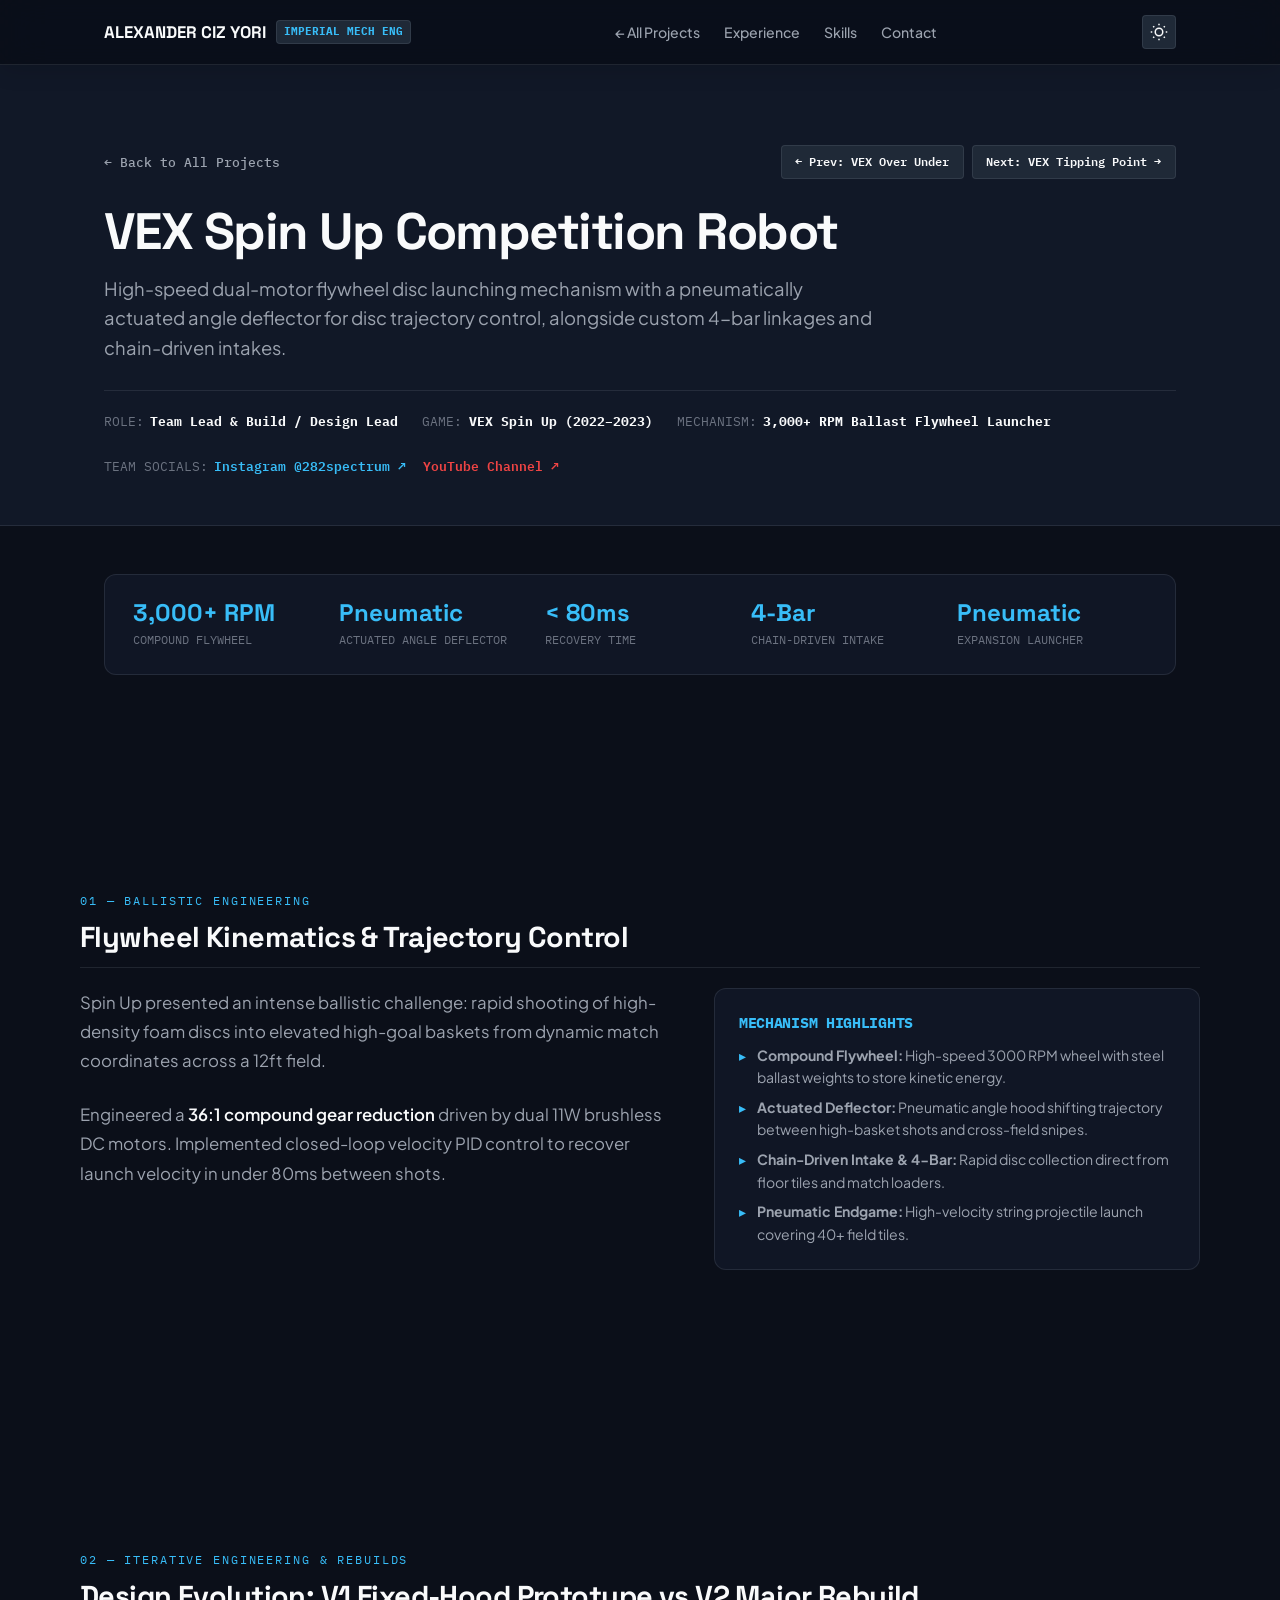
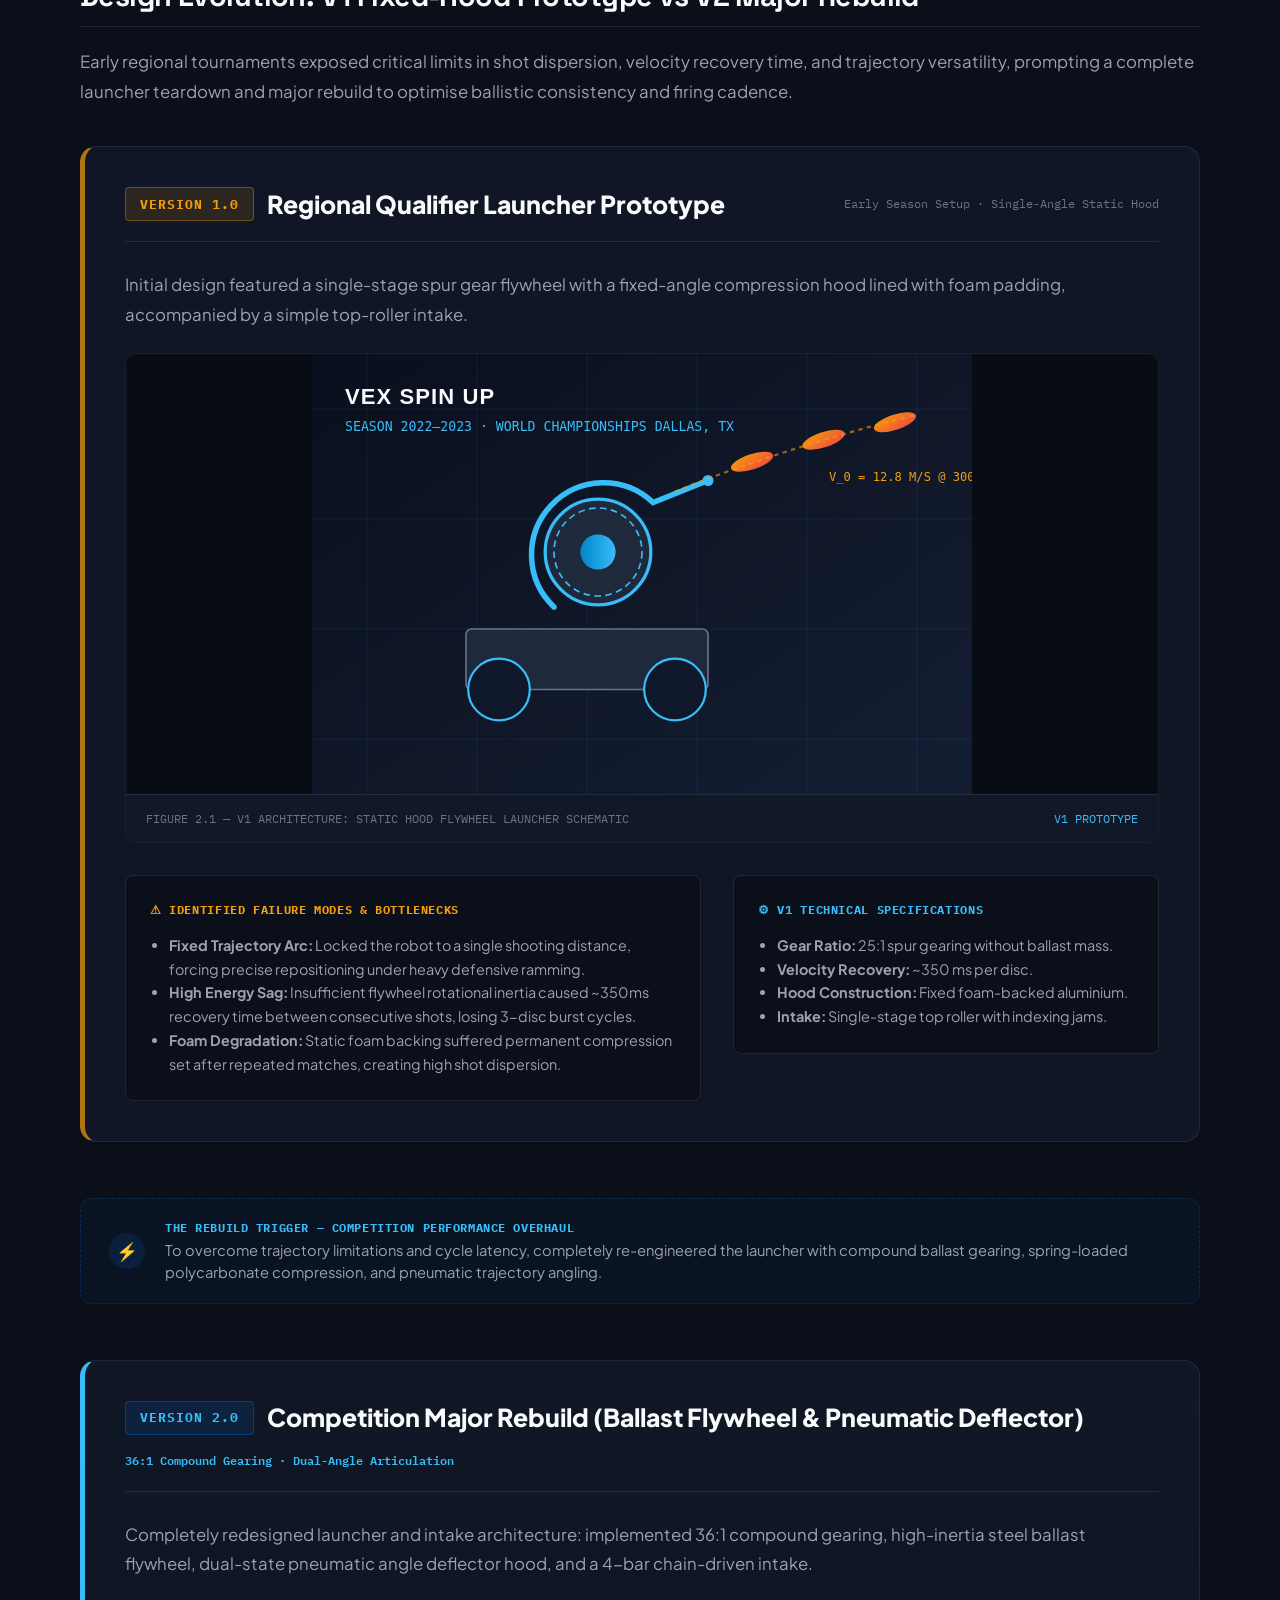
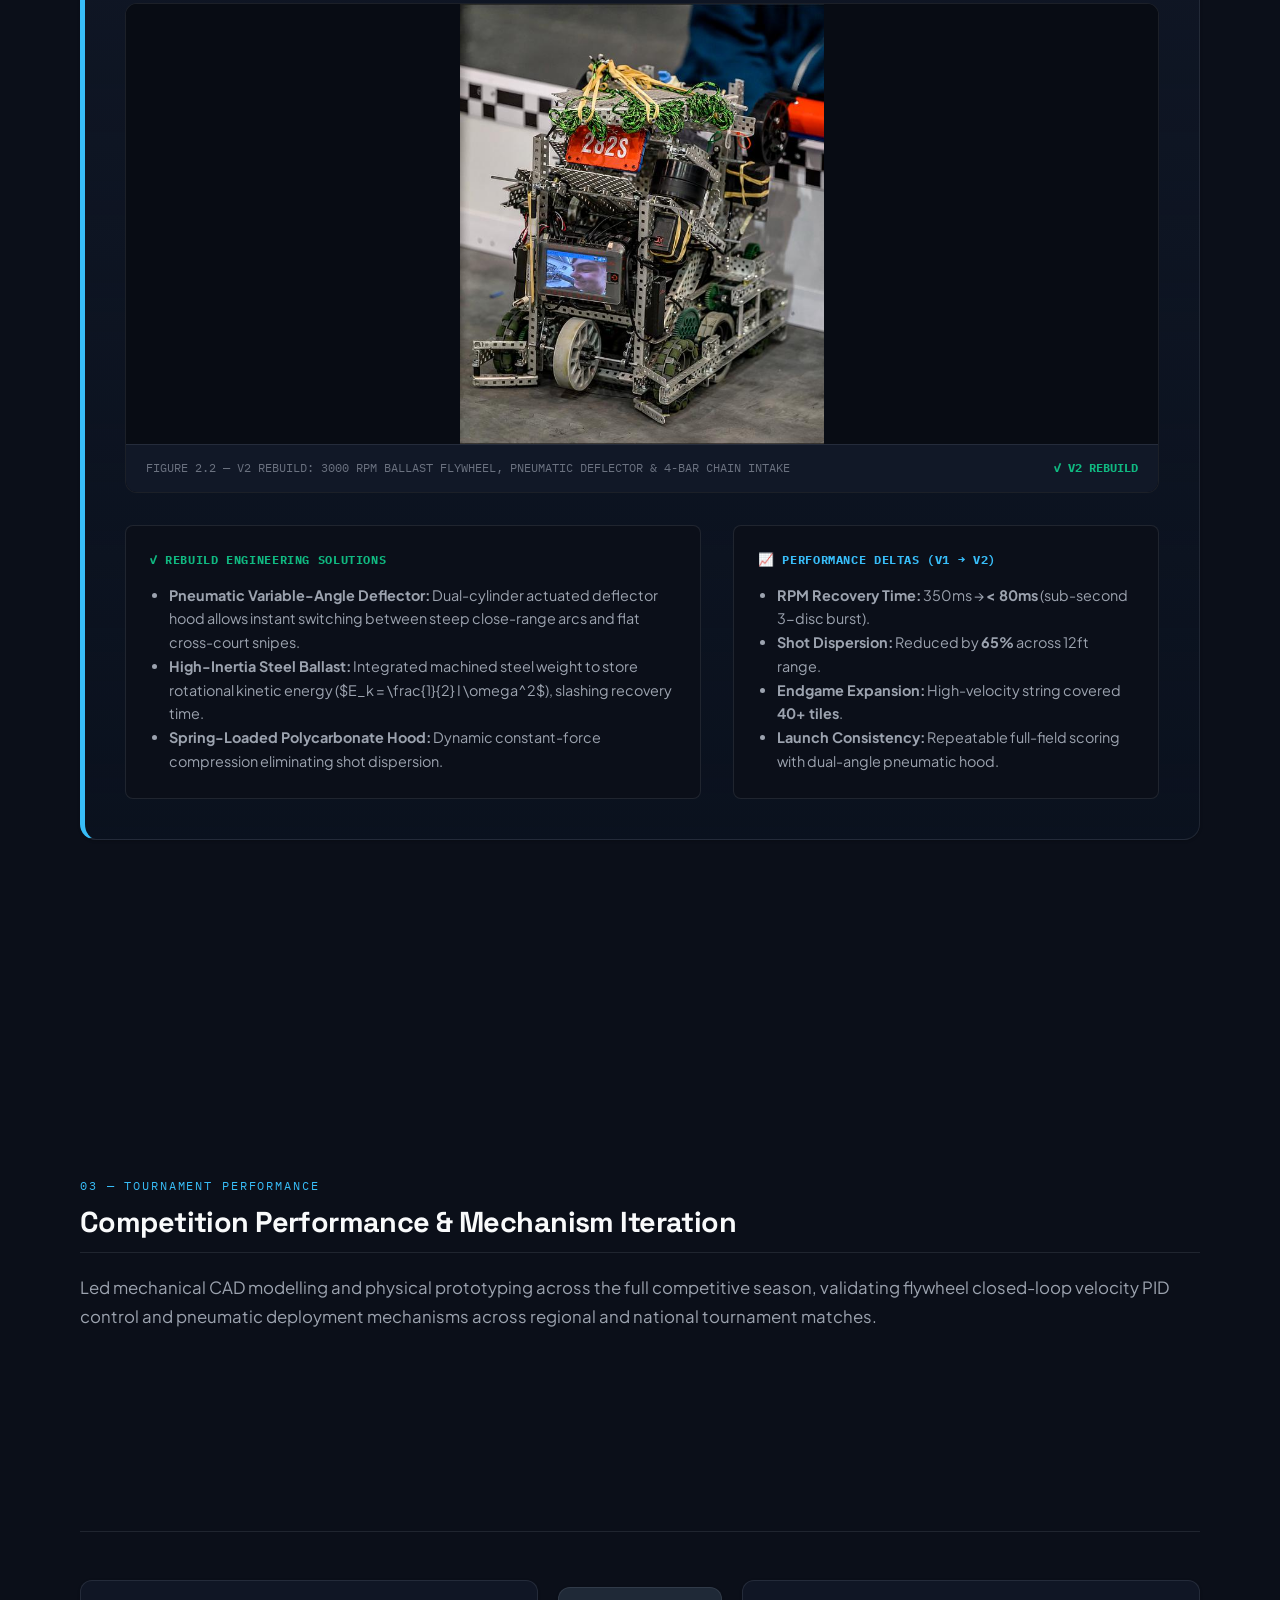
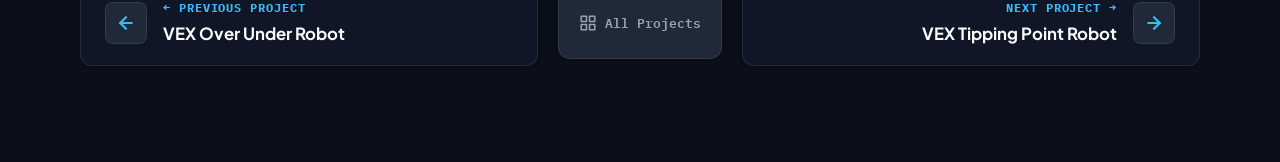
<file: projects/vex-spin-up.html>
<!DOCTYPE html>
<html lang="en" data-theme="dark">
<head>
  <meta charset="UTF-8">
  <meta name="viewport" content="width=device-width, initial-scale=1.0">
  <title>VEX Spin Up Robot — Alexander Ciz Yori</title>
  <meta name="description" content="Engineering case study for the VEX Robotics Spin Up competition robot designed and built by Alexander Ciz Yori.">
  <meta name="author" content="Alexander Ciz Yori">
  <link rel="canonical" href="https://alexcizyori.com/projects/vex-spin-up.html">
  <meta name="robots" content="noindex, follow">

  <!-- Open Graph -->
  <meta property="og:type" content="article">
  <meta property="og:title" content="VEX Spin Up Robot — Alexander Ciz Yori">
  <meta property="og:description" content="VEX Robotics Spin Up competition robot designed and built by Alexander Ciz Yori.">
  <meta property="og:url" content="https://alexcizyori.com/projects/vex-spin-up.html">
  <meta property="og:image" content="https://alexcizyori.com/assets/projects/vex-spin-up.jpg">
  <meta property="og:site_name" content="Alexander Ciz Yori">

  <!-- Structured Data -->
  <script type="application/ld+json">
  {
    "@context": "https://schema.org",
    "@type": "TechArticle",
    "headline": "VEX Spin Up Robot",
    "description": "VEX Robotics Spin Up competition robot designed and built by Alexander Ciz Yori.",
    "author": {
      "@type": "Person",
      "name": "Alexander Ciz Yori",
      "url": "https://alexcizyori.com/"
    },
    "publisher": {
      "@type": "Person",
      "name": "Alexander Ciz Yori"
    },
    "url": "https://alexcizyori.com/projects/vex-spin-up.html"
  }
  </script>

  <!-- Favicon -->
  <link rel="icon" href="data:image/svg+xml,<svg xmlns='http://www.w3.org/2000/svg' viewBox='0 0 100 100'><circle cx='50' cy='50' r='40' fill='%2338bdf8'/><path d='M35 50 L65 50 M50 35 L50 65' stroke='%230b0f19' stroke-width='8'/></svg>">

  <link rel="stylesheet" href="../css/styles.css">
  <link rel="stylesheet" href="../css/project.css">
</head>
<body>

  <!-- Navigation Bar -->
  <header class="navbar">
    <div class="container navbar-inner">
      <a href="../index.html" class="brand-logo">
        <span>ALEXANDER CIZ YORI</span>
        <span class="brand-tag">IMPERIAL MECH ENG</span>
      </a>

      <nav>
        <ul class="nav-links">
          <li><a href="../index.html#projects">← All Projects</a></li>
          <li><a href="../index.html#experience">Experience</a></li>
          <li><a href="../index.html#skills">Skills</a></li>
          <li><a href="../index.html#contact">Contact</a></li>
        </ul>
      </nav>

      <div class="nav-actions">
        <button class="theme-toggle-btn" id="theme-toggle-btn" title="Toggle Theme">
          <svg width="18" height="18" viewBox="0 0 24 24" fill="none" stroke="currentColor" stroke-width="2"><circle cx="12" cy="12" r="5"/><path d="M12 1v2M12 21v2M4.22 4.22l1.42 1.42M18.36 18.36l1.42 1.42M1 12h2M21 12h2M4.22 19.78l1.42-1.42M18.36 5.64l1.42-1.42"/></svg>
        </button>
      </div>
    </div>
  </header>

  <!-- Project Header -->
  <div class="project-page-header">
    <div class="container">
      <div class="breadcrumb-nav">
        <a href="../index.html#projects" class="back-link">← Back to All Projects</a>
        <div class="top-project-nav">
          <a href="vex-over-under.html" class="top-nav-btn">← Prev: VEX Over Under</a>
          <a href="vex-tipping-point.html" class="top-nav-btn">Next: VEX Tipping Point →</a>
        </div>
      </div>

      <h1 class="project-hero-title">VEX Spin Up Competition Robot</h1>
      <p class="project-hero-subtitle">
        High-speed dual-motor flywheel disc launching mechanism with a pneumatically actuated angle deflector for disc trajectory control, alongside custom 4-bar linkages and chain-driven intakes.
      </p>

      <div class="project-meta-strip">
        <div class="project-meta-item">
          <span>ROLE:</span>
          <strong>Team Lead &amp; Build / Design Lead</strong>
        </div>
        <div class="project-meta-item">
          <span>GAME:</span>
          <strong>VEX Spin Up (2022–2023)</strong>
        </div>
        <div class="project-meta-item">
          <span>MECHANISM:</span>
          <strong>3,000+ RPM Ballast Flywheel Launcher</strong>
        </div>
        <div class="project-meta-item">
          <span>TEAM SOCIALS:</span>
          <a href="https://www.instagram.com/282spectrum/" target="_blank" rel="noopener" style="color:var(--accent); font-weight:600; text-decoration:none; margin-right:0.65rem">Instagram @282spectrum ↗</a>
          <a href="https://www.youtube.com/@vexspectrum-282sexsixfours7" target="_blank" rel="noopener" style="color:#ef4444; font-weight:600; text-decoration:none">YouTube Channel ↗</a>
        </div>
      </div>
    </div>
  </div>

  <!-- Key Specs Banner -->
  <div class="container">
    <div class="project-specs-banner">
      <div class="spec-banner-item">
        <span class="spec-banner-val">3,000+ RPM</span>
        <span class="spec-banner-lbl">Compound Flywheel</span>
      </div>
      <div class="spec-banner-item">
        <span class="spec-banner-val">Pneumatic</span>
        <span class="spec-banner-lbl">Actuated Angle Deflector</span>
      </div>
      <div class="spec-banner-item">
        <span class="spec-banner-val">&lt; 80ms</span>
        <span class="spec-banner-lbl">Recovery Time</span>
      </div>
      <div class="spec-banner-item">
        <span class="spec-banner-val">4-Bar</span>
        <span class="spec-banner-lbl">Chain-Driven Intake</span>
      </div>
      <div class="spec-banner-item">
        <span class="spec-banner-val">Pneumatic</span>
        <span class="spec-banner-lbl">Expansion Launcher</span>
      </div>
    </div>
  </div>

  <!-- Case Study Body -->
  <main class="container case-study-body">

    <!-- 01 Ballistic Dynamics -->
    <section class="case-section">
      <span class="case-section-kicker">01 — Ballistic Engineering</span>
      <h2 class="case-section-title">Flywheel Kinematics &amp; Trajectory Control</h2>

      <div class="case-split">
        <div>
          <p class="case-text">
            Spin Up presented an intense ballistic challenge: rapid shooting of high-density foam discs into elevated high-goal baskets from dynamic match coordinates across a 12ft field.
          </p>
          <p class="case-text">
            Engineered a <strong>36:1 compound gear reduction</strong> driven by dual 11W brushless DC motors. Implemented closed-loop velocity PID control to recover launch velocity in under 80ms between shots.
          </p>
        </div>

        <div style="background:var(--bg-card); border:1px solid var(--border-color); border-radius:var(--radius-lg); padding:1.5rem;">
          <h3 style="font-size:0.95rem; font-family:var(--font-mono); color:var(--accent); margin-bottom:0.75rem;">MECHANISM HIGHLIGHTS</h3>
          <ul class="timeline-list">
            <li><strong>Compound Flywheel:</strong> High-speed 3000 RPM wheel with steel ballast weights to store kinetic energy.</li>
            <li><strong>Actuated Deflector:</strong> Pneumatic angle hood shifting trajectory between high-basket shots and cross-field snipes.</li>
            <li><strong>Chain-Driven Intake &amp; 4-Bar:</strong> Rapid disc collection direct from floor tiles and match loaders.</li>
            <li><strong>Pneumatic Endgame:</strong> High-velocity string projectile launch covering 40+ field tiles.</li>
          </ul>
        </div>
      </div>
    </section>

    <!-- 02 Design Evolution & Versions -->
    <section class="case-section">
      <span class="case-section-kicker">02 — Iterative Engineering &amp; Rebuilds</span>
      <h2 class="case-section-title">Design Evolution: V1 Fixed-Hood Prototype vs V2 Major Rebuild</h2>

      <p class="case-text">
        Early regional tournaments exposed critical limits in shot dispersion, velocity recovery time, and trajectory versatility, prompting a complete launcher teardown and major rebuild to optimise ballistic consistency and firing cadence.
      </p>

      <div class="version-showcase-container">
        
        <!-- VERSION 1.0 -->
        <div class="version-card v1-card">
          <div class="version-header">
            <div class="version-header-left">
              <span class="version-badge v1">VERSION 1.0</span>
              <span class="version-title">Regional Qualifier Launcher Prototype</span>
            </div>
            <span class="version-tagline">Early Season Setup · Single-Angle Static Hood</span>
          </div>

          <p class="case-text">
            Initial design featured a single-stage spur gear flywheel with a fixed-angle compression hood lined with foam padding, accompanied by a simple top-roller intake.
          </p>

          <!-- V1 Media Frame -->
          <div class="version-media-frame">
            <img src="../assets/projects/vex-spin-up.svg" alt="V1 Spin Up Launcher Schematic">
            <div class="version-media-caption">
              <span>FIGURE 2.1 — V1 ARCHITECTURE: STATIC HOOD FLYWHEEL LAUNCHER SCHEMATIC</span>
              <span style="color:var(--accent)">V1 PROTOTYPE</span>
            </div>
          </div>

          <div class="version-details-grid">
            <div class="version-block">
              <div class="version-block-title warn">⚠ Identified Failure Modes &amp; Bottlenecks</div>
              <ul style="font-size:0.9rem; color:var(--text-secondary); padding-left:1.2rem; line-height:1.65">
                <li><strong>Fixed Trajectory Arc:</strong> Locked the robot to a single shooting distance, forcing precise repositioning under heavy defensive ramming.</li>
                <li><strong>High Energy Sag:</strong> Insufficient flywheel rotational inertia caused ~350ms recovery time between consecutive shots, losing 3-disc burst cycles.</li>
                <li><strong>Foam Degradation:</strong> Static foam backing suffered permanent compression set after repeated matches, creating high shot dispersion.</li>
              </ul>
            </div>

            <div class="version-block">
              <div class="version-block-title tech">⚙ V1 Technical Specifications</div>
              <ul style="font-size:0.9rem; color:var(--text-secondary); padding-left:1.2rem; line-height:1.65">
                <li><strong>Gear Ratio:</strong> 25:1 spur gearing without ballast mass.</li>
                <li><strong>Velocity Recovery:</strong> ~350 ms per disc.</li>
                <li><strong>Hood Construction:</strong> Fixed foam-backed aluminium.</li>
                <li><strong>Intake:</strong> Single-stage top roller with indexing jams.</li>
              </ul>
            </div>
          </div>
        </div>

        <!-- The Pivot Divider -->
        <div class="pivot-divider">
          <div class="pivot-icon">⚡</div>
          <div class="pivot-text-wrap">
            <div class="pivot-label">THE REBUILD TRIGGER — COMPETITION PERFORMANCE OVERHAUL</div>
            <div class="pivot-desc">
              To overcome trajectory limitations and cycle latency, completely re-engineered the launcher with compound ballast gearing, spring-loaded polycarbonate compression, and pneumatic trajectory angling.
            </div>
          </div>
        </div>

        <!-- VERSION 2.0 -->
        <div class="version-card v2-card">
          <div class="version-header">
            <div class="version-header-left">
              <span class="version-badge v2">VERSION 2.0</span>
              <span class="version-title">Competition Major Rebuild (Ballast Flywheel &amp; Pneumatic Deflector)</span>
            </div>
            <span class="version-tagline" style="color:var(--accent); font-weight:600">36:1 Compound Gearing · Dual-Angle Articulation</span>
          </div>

          <p class="case-text">
            Completely redesigned launcher and intake architecture: implemented 36:1 compound gearing, high-inertia steel ballast flywheel, dual-state pneumatic angle deflector hood, and a 4-bar chain-driven intake.
          </p>

          <!-- V2 Media Frame -->
          <div class="version-media-frame">
            <img src="../assets/projects/vex-spin-up.jpg" alt="V2 Spin Up Competition Robot">
            <div class="version-media-caption">
              <span>FIGURE 2.2 — V2 REBUILD: 3000 RPM BALLAST FLYWHEEL, PNEUMATIC DEFLECTOR &amp; 4-BAR CHAIN INTAKE</span>
              <span style="color:var(--brand-green); font-weight:700">✓ V2 REBUILD</span>
            </div>
          </div>

          <div class="version-details-grid">
            <div class="version-block">
              <div class="version-block-title success">✓ Rebuild Engineering Solutions</div>
              <ul style="font-size:0.9rem; color:var(--text-secondary); padding-left:1.2rem; line-height:1.65">
                <li><strong>Pneumatic Variable-Angle Deflector:</strong> Dual-cylinder actuated deflector hood allows instant switching between steep close-range arcs and flat cross-court snipes.</li>
                <li><strong>High-Inertia Steel Ballast:</strong> Integrated machined steel weight to store rotational kinetic energy ($E_k = \frac{1}{2} I \omega^2$), slashing recovery time.</li>
                <li><strong>Spring-Loaded Polycarbonate Hood:</strong> Dynamic constant-force compression eliminating shot dispersion.</li>
              </ul>
            </div>

            <div class="version-block">
              <div class="version-block-title tech">📈 Performance Deltas (V1 → V2)</div>
              <ul style="font-size:0.9rem; color:var(--text-secondary); padding-left:1.2rem; line-height:1.65">
                <li><strong>RPM Recovery Time:</strong> 350ms → <strong>&lt; 80ms</strong> (sub-second 3-disc burst).</li>
                <li><strong>Shot Dispersion:</strong> Reduced by <strong>65%</strong> across 12ft range.</li>
                <li><strong>Endgame Expansion:</strong> High-velocity string covered <strong>40+ tiles</strong>.</li>
                <li><strong>Launch Consistency:</strong> Repeatable full-field scoring with dual-angle pneumatic hood.</li>
              </ul>
            </div>
          </div>
        </div>

      </div>
    </section>

    <!-- 03 Competition Performance & Iteration -->
    <section class="case-section">
      <span class="case-section-kicker">03 — Tournament Performance</span>
      <h2 class="case-section-title">Competition Performance &amp; Mechanism Iteration</h2>

      <p class="case-text">
        Led mechanical CAD modelling and physical prototyping across the full competitive season, validating flywheel closed-loop velocity PID control and pneumatic deployment mechanisms across regional and national tournament matches.
      </p>
    </section>

        <!-- Project Bottom Navigation Buttons -->
    <div class="project-bottom-nav">
      <a href="vex-over-under.html" class="nav-page-btn prev-btn" aria-label="Previous project: VEX Over Under Robot">
        <div class="nav-page-btn-icon">
          <svg width="20" height="20" viewBox="0 0 24 24" fill="none" stroke="currentColor" stroke-width="2.5" stroke-linecap="round" stroke-linejoin="round"><path d="M19 12H5"/><path d="M12 19l-7-7 7-7"/></svg>
        </div>
        <div class="nav-page-btn-text">
          <span class="nav-page-btn-sub">← PREVIOUS PROJECT</span>
          <span class="nav-page-btn-title">VEX Over Under Robot</span>
        </div>
      </a>

      <a href="../index.html#projects" class="nav-page-btn home-btn" aria-label="Back to all projects">
        <svg width="18" height="18" viewBox="0 0 24 24" fill="none" stroke="currentColor" stroke-width="2" stroke-linecap="round" stroke-linejoin="round"><rect x="3" y="3" width="7" height="7"/><rect x="14" y="3" width="7" height="7"/><rect x="14" y="14" width="7" height="7"/><rect x="3" y="14" width="7" height="7"/></svg>
        <span>All Projects</span>
      </a>

      <a href="vex-tipping-point.html" class="nav-page-btn next-btn" aria-label="Next project: VEX Tipping Point Robot">
        <div class="nav-page-btn-text">
          <span class="nav-page-btn-sub">NEXT PROJECT →</span>
          <span class="nav-page-btn-title">VEX Tipping Point Robot</span>
        </div>
        <div class="nav-page-btn-icon">
          <svg width="20" height="20" viewBox="0 0 24 24" fill="none" stroke="currentColor" stroke-width="2.5" stroke-linecap="round" stroke-linejoin="round"><path d="M5 12h14"/><path d="M12 5l7 7-7 7"/></svg>
        </div>
      </a>
    </div>

  </main>

  <!-- Scripts -->
  <script src="../js/data/portfolio-data.js"></script>
  <script src="../js/app.js"></script>
</body>
</html>
</file>
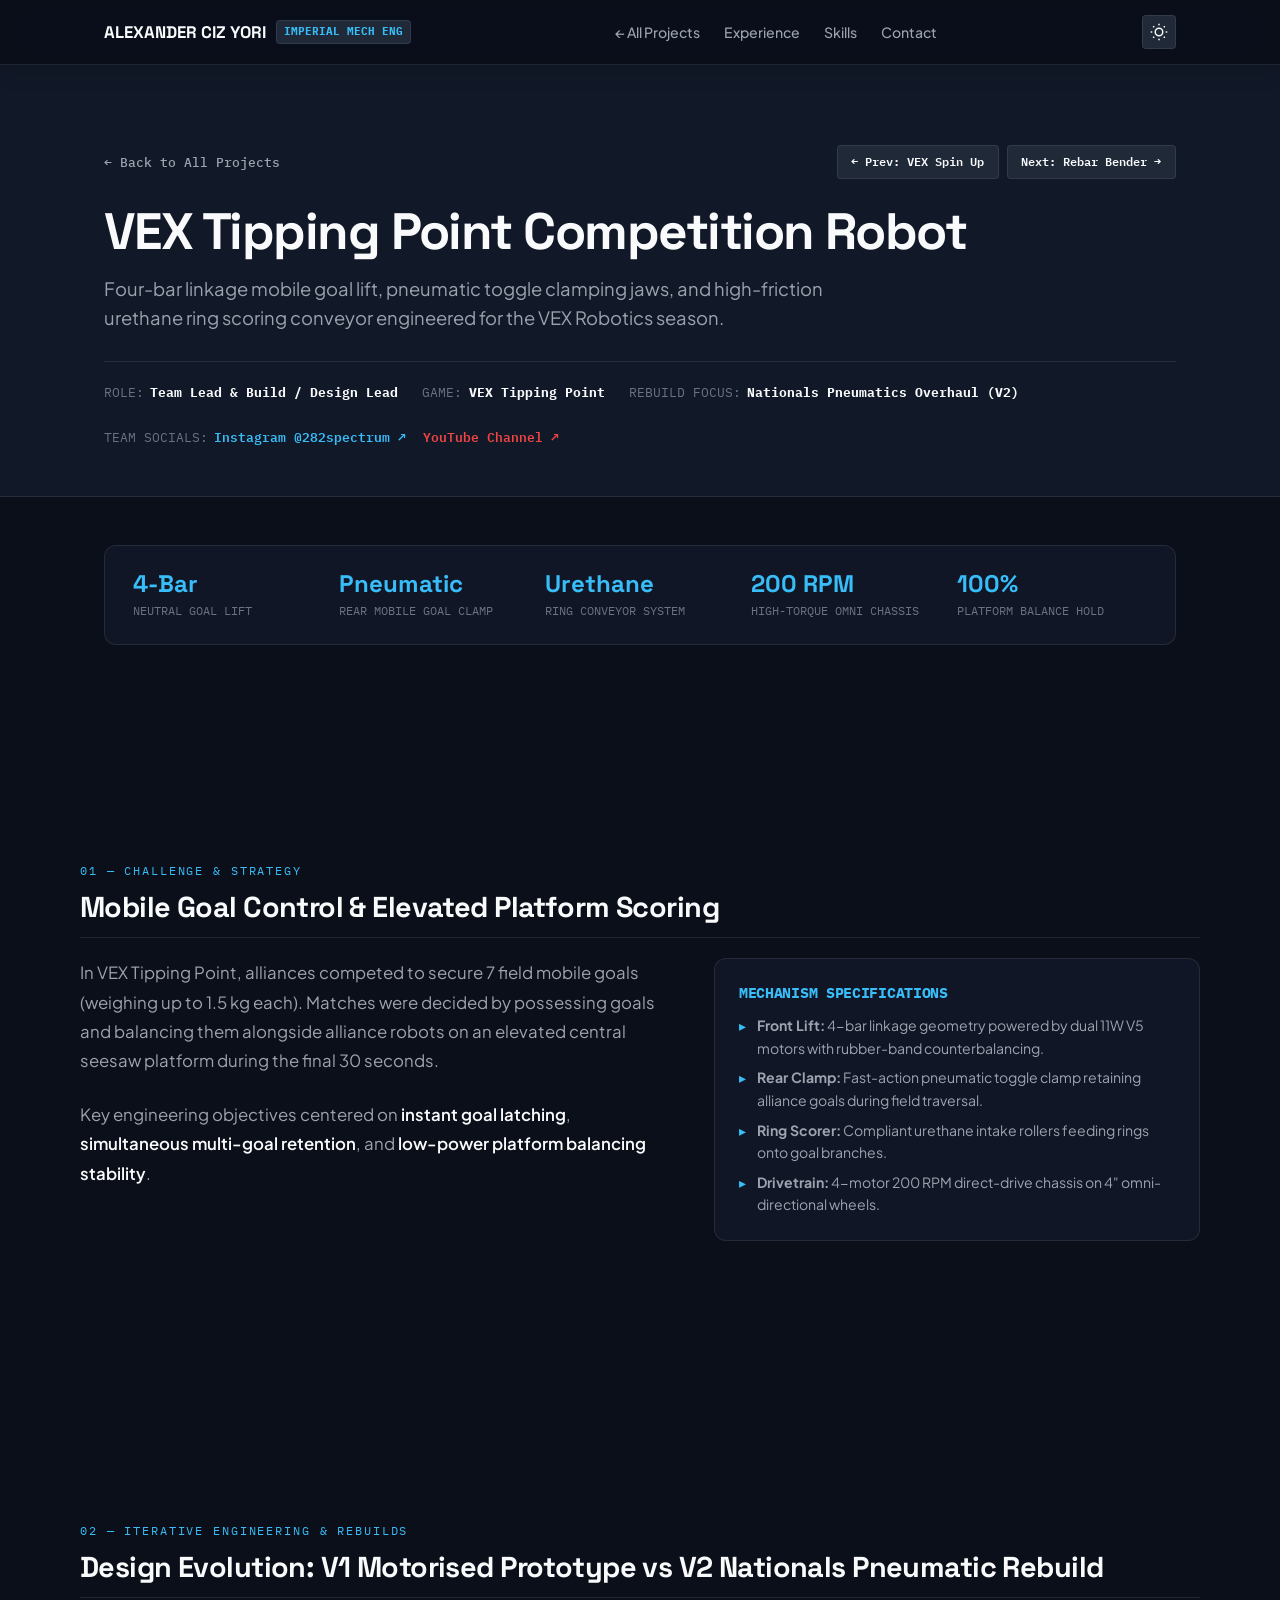
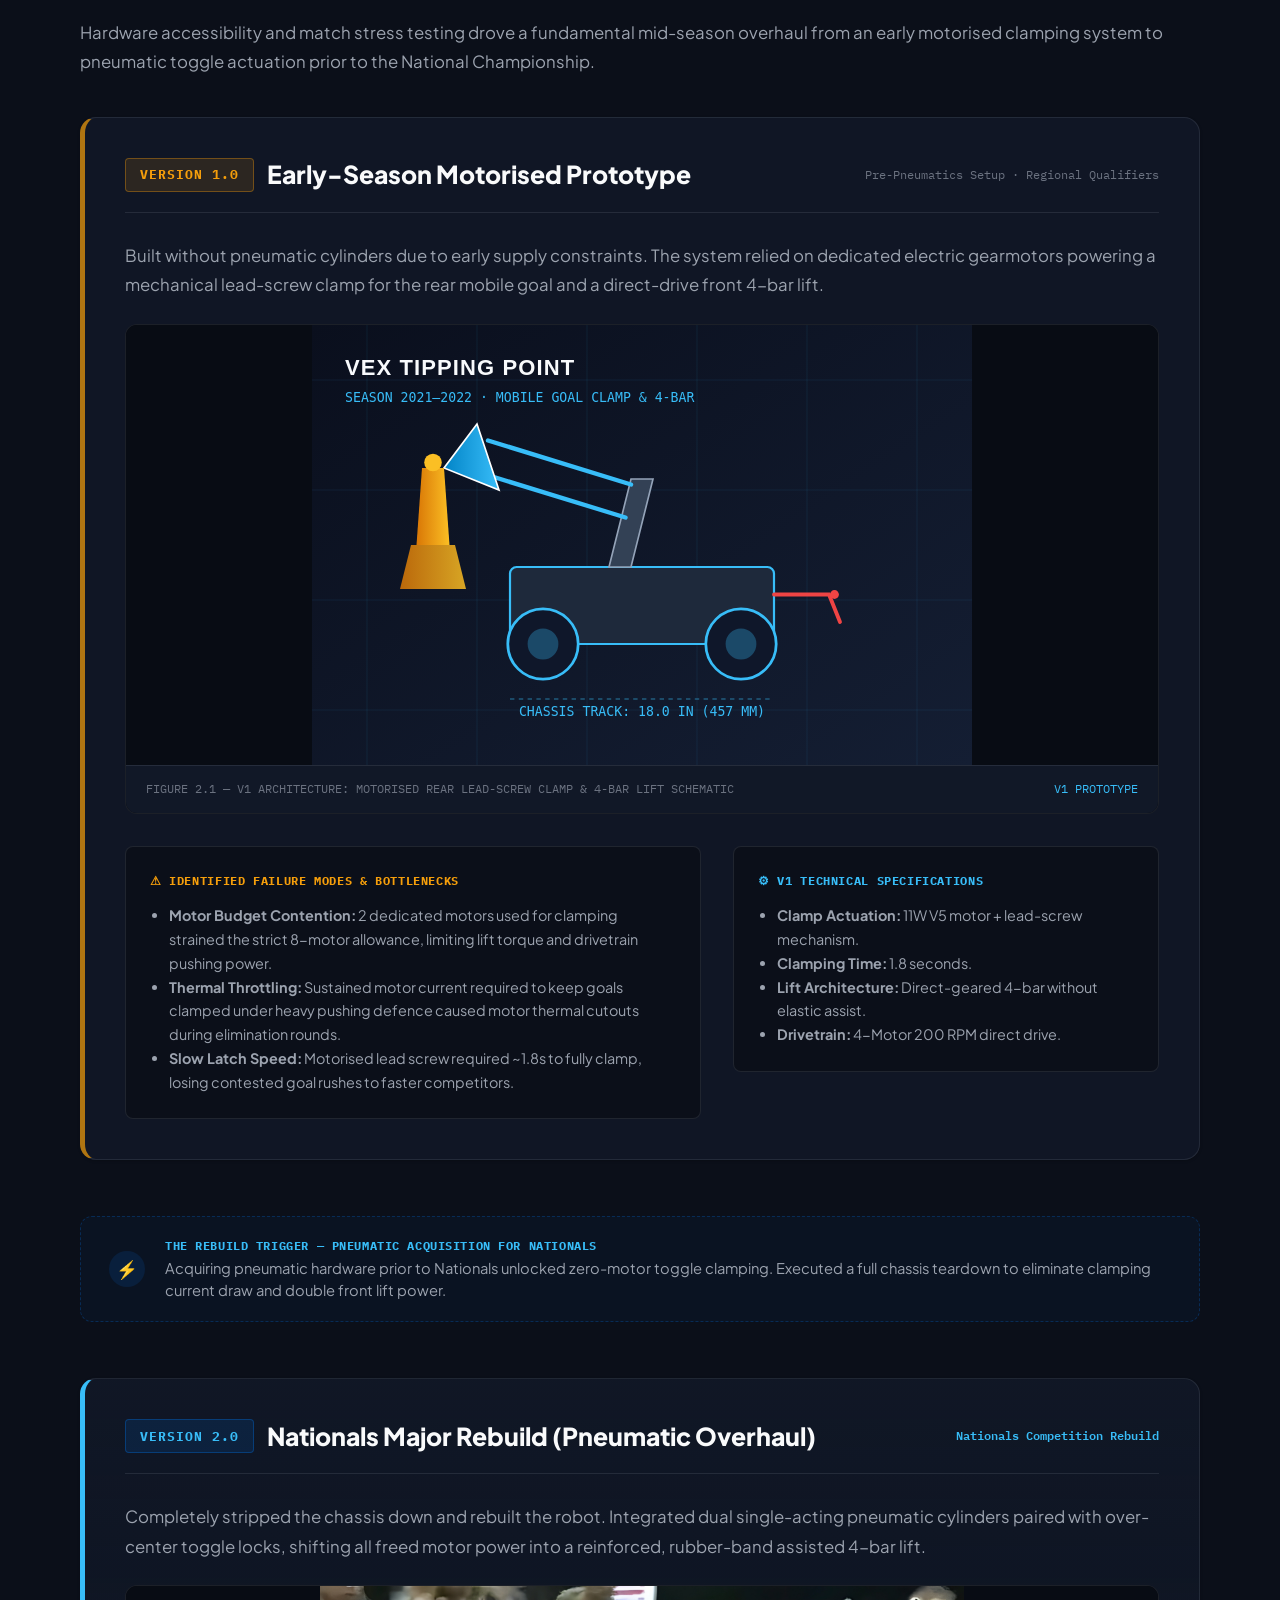
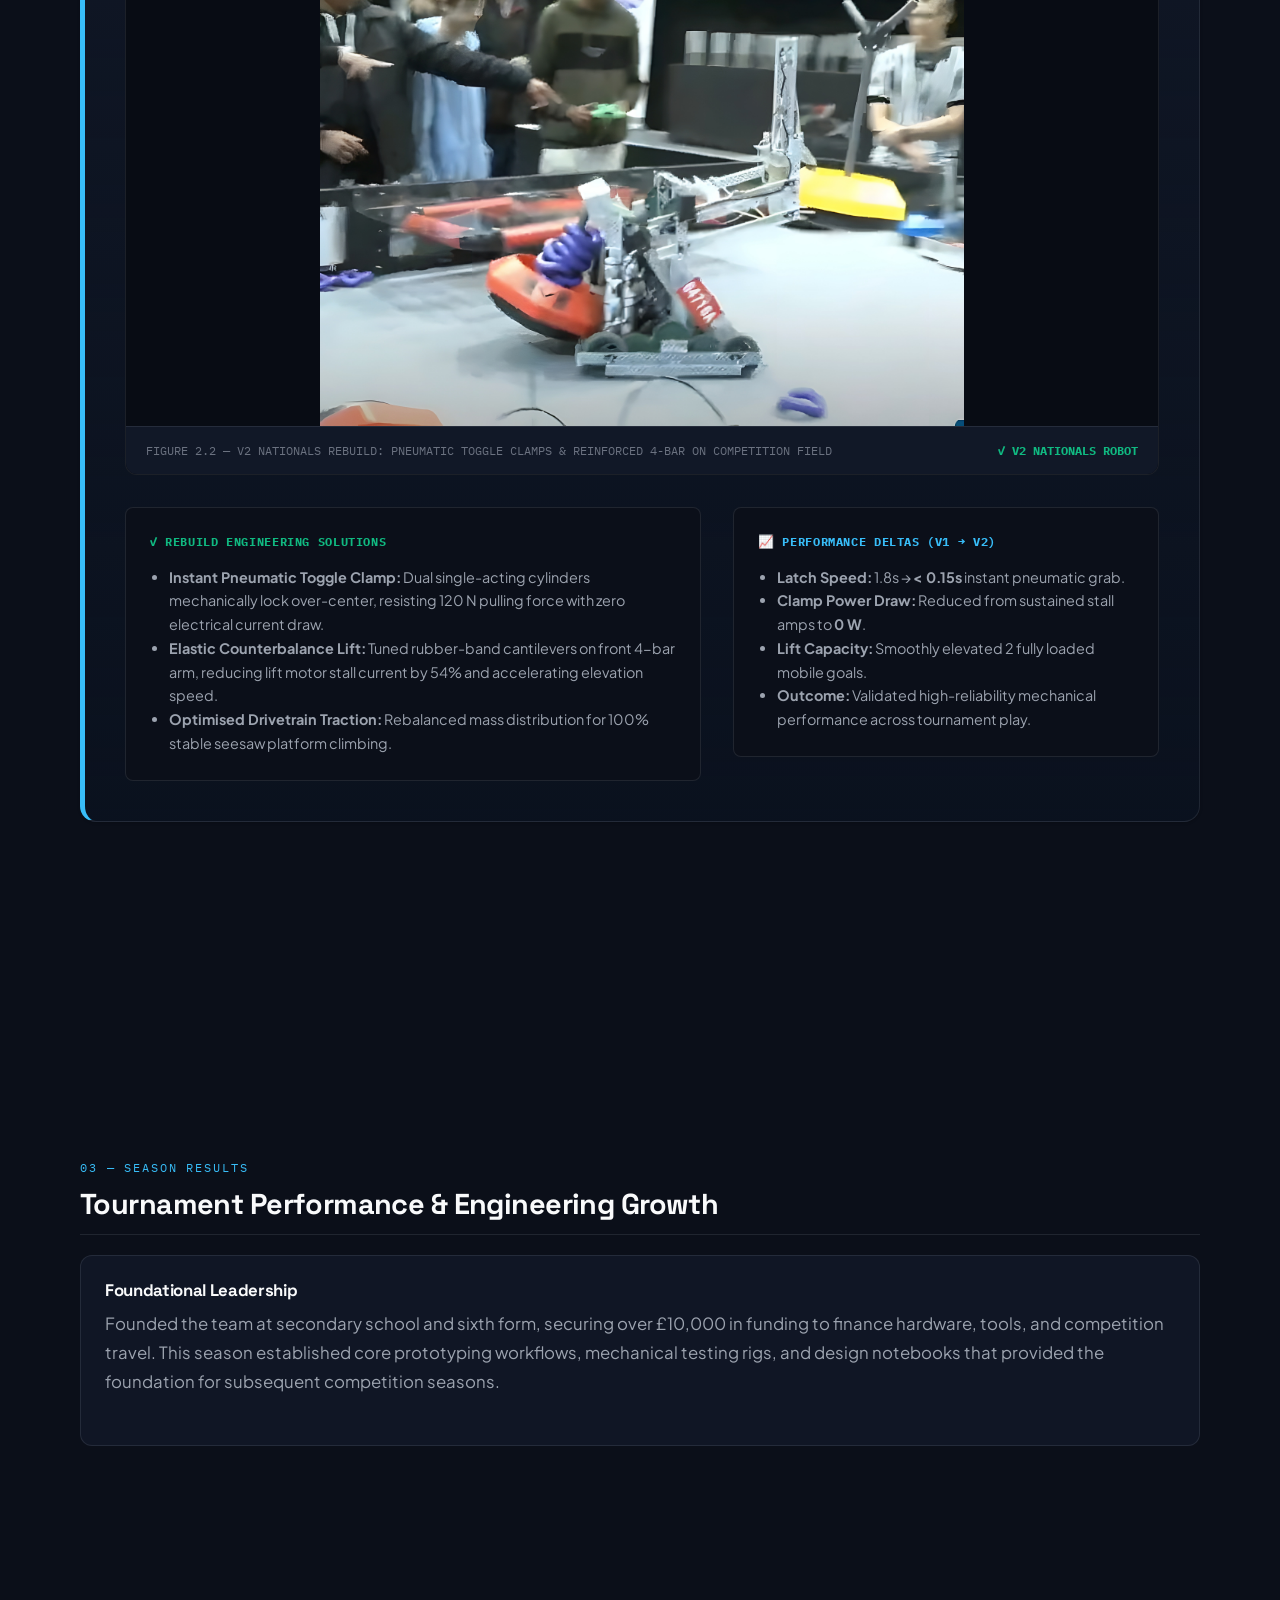
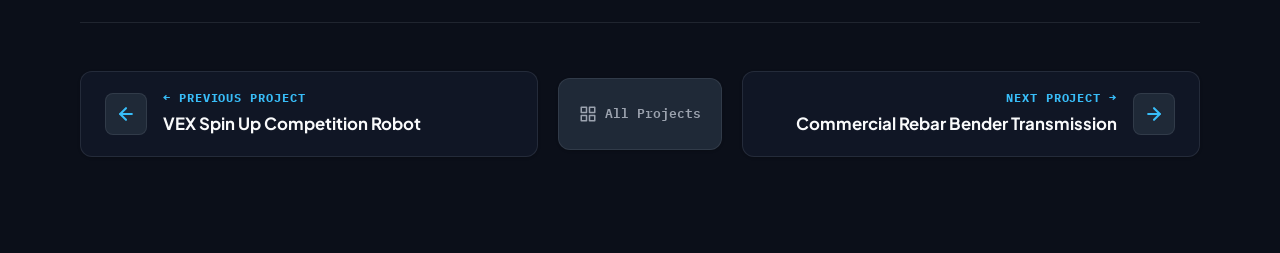
<file: projects/vex-tipping-point.html>
<!DOCTYPE html>
<html lang="en" data-theme="dark">
<head>
  <meta charset="UTF-8">
  <meta name="viewport" content="width=device-width, initial-scale=1.0">
  <title>VEX Tipping Point Robot — Alexander Ciz Yori</title>
  <meta name="description" content="Engineering case study for the VEX Robotics Tipping Point competition robot designed and built by Alexander Ciz Yori.">
  <meta name="author" content="Alexander Ciz Yori">
  <link rel="canonical" href="https://alexcizyori.com/projects/vex-tipping-point.html">
  <meta name="robots" content="noindex, follow">

  <!-- Open Graph -->
  <meta property="og:type" content="article">
  <meta property="og:title" content="VEX Tipping Point Robot — Alexander Ciz Yori">
  <meta property="og:description" content="VEX Robotics Tipping Point competition robot designed and built by Alexander Ciz Yori.">
  <meta property="og:url" content="https://alexcizyori.com/projects/vex-tipping-point.html">
  <meta property="og:image" content="https://alexcizyori.com/assets/projects/vex-tipping-point.jpg">
  <meta property="og:site_name" content="Alexander Ciz Yori">

  <!-- Structured Data -->
  <script type="application/ld+json">
  {
    "@context": "https://schema.org",
    "@type": "TechArticle",
    "headline": "VEX Tipping Point Robot",
    "description": "VEX Robotics Tipping Point competition robot designed and built by Alexander Ciz Yori.",
    "author": {
      "@type": "Person",
      "name": "Alexander Ciz Yori",
      "url": "https://alexcizyori.com/"
    },
    "publisher": {
      "@type": "Person",
      "name": "Alexander Ciz Yori"
    },
    "url": "https://alexcizyori.com/projects/vex-tipping-point.html"
  }
  </script>

  <!-- Favicon -->
  <link rel="icon" href="data:image/svg+xml,<svg xmlns='http://www.w3.org/2000/svg' viewBox='0 0 100 100'><circle cx='50' cy='50' r='40' fill='%2338bdf8'/><path d='M35 50 L65 50 M50 35 L50 65' stroke='%230b0f19' stroke-width='8'/></svg>">

  <link rel="stylesheet" href="../css/styles.css">
  <link rel="stylesheet" href="../css/project.css">
</head>
<body>

  <!-- Navigation Bar -->
  <header class="navbar">
    <div class="container navbar-inner">
      <a href="../index.html" class="brand-logo">
        <span>ALEXANDER CIZ YORI</span>
        <span class="brand-tag">IMPERIAL MECH ENG</span>
      </a>

      <nav>
        <ul class="nav-links">
          <li><a href="../index.html#projects">← All Projects</a></li>
          <li><a href="../index.html#experience">Experience</a></li>
          <li><a href="../index.html#skills">Skills</a></li>
          <li><a href="../index.html#contact">Contact</a></li>
        </ul>
      </nav>

      <div class="nav-actions">
        <button class="theme-toggle-btn" id="theme-toggle-btn" title="Toggle Theme">
          <svg width="18" height="18" viewBox="0 0 24 24" fill="none" stroke="currentColor" stroke-width="2"><circle cx="12" cy="12" r="5"/><path d="M12 1v2M12 21v2M4.22 4.22l1.42 1.42M18.36 18.36l1.42 1.42M1 12h2M21 12h2M4.22 19.78l1.42-1.42M18.36 5.64l1.42-1.42"/></svg>
        </button>
      </div>
    </div>
  </header>

  <!-- Project Header -->
  <div class="project-page-header">
    <div class="container">
      <div class="breadcrumb-nav">
        <a href="../index.html#projects" class="back-link">← Back to All Projects</a>
        <div class="top-project-nav">
          <a href="vex-spin-up.html" class="top-nav-btn">← Prev: VEX Spin Up</a>
          <a href="rebar-bender-drivetrain.html" class="top-nav-btn">Next: Rebar Bender →</a>
        </div>
      </div>

      <h1 class="project-hero-title">VEX Tipping Point Competition Robot</h1>
      <p class="project-hero-subtitle">
        Four-bar linkage mobile goal lift, pneumatic toggle clamping jaws, and high-friction urethane ring scoring conveyor engineered for the VEX Robotics season.
      </p>

      <div class="project-meta-strip">
        <div class="project-meta-item">
          <span>ROLE:</span>
          <strong>Team Lead &amp; Build / Design Lead</strong>
        </div>
        <div class="project-meta-item">
          <span>GAME:</span>
          <strong>VEX Tipping Point</strong>
        </div>
        <div class="project-meta-item">
          <span>REBUILD FOCUS:</span>
          <strong>Nationals Pneumatics Overhaul (V2)</strong>
        </div>
        <div class="project-meta-item">
          <span>TEAM SOCIALS:</span>
          <a href="https://www.instagram.com/282spectrum/" target="_blank" rel="noopener" style="color:var(--accent); font-weight:600; text-decoration:none; margin-right:0.65rem">Instagram @282spectrum ↗</a>
          <a href="https://www.youtube.com/@vexspectrum-282sexsixfours7" target="_blank" rel="noopener" style="color:#ef4444; font-weight:600; text-decoration:none">YouTube Channel ↗</a>
        </div>
      </div>
    </div>
  </div>

  <!-- Key Specs Banner -->
  <div class="container">
    <div class="project-specs-banner">
      <div class="spec-banner-item">
        <span class="spec-banner-val">4-Bar</span>
        <span class="spec-banner-lbl">Neutral Goal Lift</span>
      </div>
      <div class="spec-banner-item">
        <span class="spec-banner-val">Pneumatic</span>
        <span class="spec-banner-lbl">Rear Mobile Goal Clamp</span>
      </div>
      <div class="spec-banner-item">
        <span class="spec-banner-val">Urethane</span>
        <span class="spec-banner-lbl">Ring Conveyor System</span>
      </div>
      <div class="spec-banner-item">
        <span class="spec-banner-val">200 RPM</span>
        <span class="spec-banner-lbl">High-Torque Omni Chassis</span>
      </div>
      <div class="spec-banner-item">
        <span class="spec-banner-val">100%</span>
        <span class="spec-banner-lbl">Platform Balance Hold</span>
      </div>
    </div>
  </div>

  <!-- Case Study Body -->
  <main class="container case-study-body">

    <!-- 01 Strategic Challenge -->
    <section class="case-section">
      <span class="case-section-kicker">01 — Challenge &amp; Strategy</span>
      <h2 class="case-section-title">Mobile Goal Control &amp; Elevated Platform Scoring</h2>

      <div class="case-split">
        <div>
          <p class="case-text">
            In VEX Tipping Point, alliances competed to secure 7 field mobile goals (weighing up to 1.5 kg each). Matches were decided by possessing goals and balancing them alongside alliance robots on an elevated central seesaw platform during the final 30 seconds.
          </p>
          <p class="case-text">
            Key engineering objectives centered on <strong>instant goal latching</strong>, <strong>simultaneous multi-goal retention</strong>, and <strong>low-power platform balancing stability</strong>.
          </p>
        </div>

        <div style="background:var(--bg-card); border:1px solid var(--border-color); border-radius:var(--radius-lg); padding:1.5rem;">
          <h3 style="font-size:0.95rem; font-family:var(--font-mono); color:var(--accent); margin-bottom:0.75rem;">MECHANISM SPECIFICATIONS</h3>
          <ul class="timeline-list">
            <li><strong>Front Lift:</strong> 4-bar linkage geometry powered by dual 11W V5 motors with rubber-band counterbalancing.</li>
            <li><strong>Rear Clamp:</strong> Fast-action pneumatic toggle clamp retaining alliance goals during field traversal.</li>
            <li><strong>Ring Scorer:</strong> Compliant urethane intake rollers feeding rings onto goal branches.</li>
            <li><strong>Drivetrain:</strong> 4-motor 200 RPM direct-drive chassis on 4" omni-directional wheels.</li>
          </ul>
        </div>
      </div>
    </section>

    <!-- 02 Design Evolution & Versions -->
    <section class="case-section">
      <span class="case-section-kicker">02 — Iterative Engineering &amp; Rebuilds</span>
      <h2 class="case-section-title">Design Evolution: V1 Motorised Prototype vs V2 Nationals Pneumatic Rebuild</h2>

      <p class="case-text">
        Hardware accessibility and match stress testing drove a fundamental mid-season overhaul from an early motorised clamping system to pneumatic toggle actuation prior to the National Championship.
      </p>

      <div class="version-showcase-container">
        
        <!-- VERSION 1.0 -->
        <div class="version-card v1-card">
          <div class="version-header">
            <div class="version-header-left">
              <span class="version-badge v1">VERSION 1.0</span>
              <span class="version-title">Early-Season Motorised Prototype</span>
            </div>
            <span class="version-tagline">Pre-Pneumatics Setup · Regional Qualifiers</span>
          </div>

          <p class="case-text">
            Built without pneumatic cylinders due to early supply constraints. The system relied on dedicated electric gearmotors powering a mechanical lead-screw clamp for the rear mobile goal and a direct-drive front 4-bar lift.
          </p>

          <!-- V1 Dedicated Media Frame -->
          <div class="version-media-frame">
            <img src="../assets/projects/vex-tipping-point.svg" alt="V1 Technical Schematic">
            <div class="version-media-caption">
              <span>FIGURE 2.1 — V1 ARCHITECTURE: MOTORISED REAR LEAD-SCREW CLAMP &amp; 4-BAR LIFT SCHEMATIC</span>
              <span style="color:var(--accent)">V1 PROTOTYPE</span>
            </div>
          </div>

          <div class="version-details-grid">
            <div class="version-block">
              <div class="version-block-title warn">⚠ Identified Failure Modes &amp; Bottlenecks</div>
              <ul style="font-size:0.9rem; color:var(--text-secondary); padding-left:1.2rem; line-height:1.65">
                <li><strong>Motor Budget Contention:</strong> 2 dedicated motors used for clamping strained the strict 8-motor allowance, limiting lift torque and drivetrain pushing power.</li>
                <li><strong>Thermal Throttling:</strong> Sustained motor current required to keep goals clamped under heavy pushing defence caused motor thermal cutouts during elimination rounds.</li>
                <li><strong>Slow Latch Speed:</strong> Motorised lead screw required ~1.8s to fully clamp, losing contested goal rushes to faster competitors.</li>
              </ul>
            </div>

            <div class="version-block">
              <div class="version-block-title tech">⚙ V1 Technical Specifications</div>
              <ul style="font-size:0.9rem; color:var(--text-secondary); padding-left:1.2rem; line-height:1.65">
                <li><strong>Clamp Actuation:</strong> 11W V5 motor + lead-screw mechanism.</li>
                <li><strong>Clamping Time:</strong> 1.8 seconds.</li>
                <li><strong>Lift Architecture:</strong> Direct-geared 4-bar without elastic assist.</li>
                <li><strong>Drivetrain:</strong> 4-Motor 200 RPM direct drive.</li>
              </ul>
            </div>
          </div>
        </div>

        <!-- The Pivot Divider -->
        <div class="pivot-divider">
          <div class="pivot-icon">⚡</div>
          <div class="pivot-text-wrap">
            <div class="pivot-label">THE REBUILD TRIGGER — PNEUMATIC ACQUISITION FOR NATIONALS</div>
            <div class="pivot-desc">
              Acquiring pneumatic hardware prior to Nationals unlocked zero-motor toggle clamping. Executed a full chassis teardown to eliminate clamping current draw and double front lift power.
            </div>
          </div>
        </div>

        <!-- VERSION 2.0 (COVER PHOTO ROBOT) -->
        <div class="version-card v2-card">
          <div class="version-header">
            <div class="version-header-left">
              <span class="version-badge v2">VERSION 2.0</span>
              <span class="version-title">Nationals Major Rebuild (Pneumatic Overhaul)</span>
            </div>
            <span class="version-tagline" style="color:var(--accent); font-weight:600">Nationals Competition Rebuild</span>
          </div>

          <p class="case-text">
            Completely stripped the chassis down and rebuilt the robot. Integrated dual single-acting pneumatic cylinders paired with over-center toggle locks, shifting all freed motor power into a reinforced, rubber-band assisted 4-bar lift.
          </p>

          <!-- V2 Dedicated Media Frame (Actual Cover Photo) -->
          <div class="version-media-frame">
            <img src="../assets/projects/vex-tipping-point.jpg?v=2" alt="V2 Nationals Robot on Field">
            <div class="version-media-caption">
              <span>FIGURE 2.2 — V2 NATIONALS REBUILD: PNEUMATIC TOGGLE CLAMPS &amp; REINFORCED 4-BAR ON COMPETITION FIELD</span>
              <span style="color:var(--brand-green); font-weight:700">✓ V2 NATIONALS ROBOT</span>
            </div>
          </div>

          <div class="version-details-grid">
            <div class="version-block">
              <div class="version-block-title success">✓ Rebuild Engineering Solutions</div>
              <ul style="font-size:0.9rem; color:var(--text-secondary); padding-left:1.2rem; line-height:1.65">
                <li><strong>Instant Pneumatic Toggle Clamp:</strong> Dual single-acting cylinders mechanically lock over-center, resisting 120 N pulling force with zero electrical current draw.</li>
                <li><strong>Elastic Counterbalance Lift:</strong> Tuned rubber-band cantilevers on front 4-bar arm, reducing lift motor stall current by 54% and accelerating elevation speed.</li>
                <li><strong>Optimised Drivetrain Traction:</strong> Rebalanced mass distribution for 100% stable seesaw platform climbing.</li>
              </ul>
            </div>

            <div class="version-block">
              <div class="version-block-title tech">📈 Performance Deltas (V1 → V2)</div>
              <ul style="font-size:0.9rem; color:var(--text-secondary); padding-left:1.2rem; line-height:1.65">
                <li><strong>Latch Speed:</strong> 1.8s → <strong>&lt; 0.15s</strong> instant pneumatic grab.</li>
                <li><strong>Clamp Power Draw:</strong> Reduced from sustained stall amps to <strong>0 W</strong>.</li>
                <li><strong>Lift Capacity:</strong> Smoothly elevated 2 fully loaded mobile goals.</li>
                <li><strong>Outcome:</strong> Validated high-reliability mechanical performance across tournament play.</li>
              </ul>
            </div>
          </div>
        </div>

      </div>
    </section>

    <!-- 03 Results & Growth -->
    <section class="case-section">
      <span class="case-section-kicker">03 — Season Results</span>
      <h2 class="case-section-title">Tournament Performance &amp; Engineering Growth</h2>

      <div style="background:var(--bg-card); border:1px solid var(--border-color); border-radius:var(--radius-lg); padding:1.5rem;">
        <h3 style="font-size:1.05rem; margin-bottom:0.5rem; color:var(--text-primary)">Foundational Leadership</h3>
        <p class="case-text">
          Founded the team at secondary school and sixth form, securing over £10,000 in funding to finance hardware, tools, and competition travel. This season established core prototyping workflows, mechanical testing rigs, and design notebooks that provided the foundation for subsequent competition seasons.
        </p>
      </div>
    </section>

        <!-- Project Bottom Navigation Buttons -->
    <div class="project-bottom-nav">
      <a href="vex-spin-up.html" class="nav-page-btn prev-btn" aria-label="Previous project: VEX Spin Up Competition Robot">
        <div class="nav-page-btn-icon">
          <svg width="20" height="20" viewBox="0 0 24 24" fill="none" stroke="currentColor" stroke-width="2.5" stroke-linecap="round" stroke-linejoin="round"><path d="M19 12H5"/><path d="M12 19l-7-7 7-7"/></svg>
        </div>
        <div class="nav-page-btn-text">
          <span class="nav-page-btn-sub">← PREVIOUS PROJECT</span>
          <span class="nav-page-btn-title">VEX Spin Up Competition Robot</span>
        </div>
      </a>

      <a href="../index.html#projects" class="nav-page-btn home-btn" aria-label="Back to all projects">
        <svg width="18" height="18" viewBox="0 0 24 24" fill="none" stroke="currentColor" stroke-width="2" stroke-linecap="round" stroke-linejoin="round"><rect x="3" y="3" width="7" height="7"/><rect x="14" y="3" width="7" height="7"/><rect x="14" y="14" width="7" height="7"/><rect x="3" y="14" width="7" height="7"/></svg>
        <span>All Projects</span>
      </a>

      <a href="rebar-bender-drivetrain.html" class="nav-page-btn next-btn" aria-label="Next project: Commercial Rebar Bender Transmission">
        <div class="nav-page-btn-text">
          <span class="nav-page-btn-sub">NEXT PROJECT →</span>
          <span class="nav-page-btn-title">Commercial Rebar Bender Transmission</span>
        </div>
        <div class="nav-page-btn-icon">
          <svg width="20" height="20" viewBox="0 0 24 24" fill="none" stroke="currentColor" stroke-width="2.5" stroke-linecap="round" stroke-linejoin="round"><path d="M5 12h14"/><path d="M12 5l7 7-7 7"/></svg>
        </div>
      </a>
    </div>

  </main>

  <!-- Scripts -->
  <script src="../js/data/portfolio-data.js"></script>
  <script src="../js/app.js"></script>
</body>
</html>
</file>
<file: css/styles.css>
/* ==========================================================================
   ALEXANDER CIZ YORI — MECHANICAL ENGINEERING PORTFOLIO
   Clean, Minimal, Modern Engineering-Grade Typography & Spacing
   ========================================================================== */

@import url('https://fonts.googleapis.com/css2?family=IBM+Plex+Mono:wght@400;500;600;700&family=Plus+Jakarta+Sans:wght@300;400;500;600;700;800&family=Space+Grotesk:wght@400;500;600;700&display=swap');

:root {
  /* Dark Mode (Default) - Sophisticated Charcoal & Cyan */
  --bg-primary: #0b0f19;
  --bg-secondary: #111827;
  --bg-tertiary: #1f2937;
  --bg-card: rgba(17, 24, 39, 0.9);
  --bg-card-hover: #162032;
  --bg-glass: rgba(11, 15, 25, 0.68);

  --text-primary: #f9fafb;
  --text-secondary: #9ca3af;
  --text-muted: #6b7280;

  --accent: #38bdf8;
  --accent-rgb: 56, 189, 248;
  --accent-glow: rgba(56, 189, 248, 0.15);
  --accent-hover: #0ea5e9;

  --brand-green: #10b981;
  --brand-orange: #f59e0b;
  --brand-red: #ef4444;

  --border-color: rgba(156, 163, 175, 0.15);
  --border-active: rgba(56, 189, 248, 0.4);
  --grid-line: rgba(56, 189, 248, 0.04);

  --shadow-sm: 0 1px 3px rgba(0, 0, 0, 0.2);
  --shadow-md: 0 4px 16px rgba(0, 0, 0, 0.35);
  --shadow-lg: 0 12px 32px rgba(0, 0, 0, 0.5);

  --font-sans: 'Plus Jakarta Sans', -apple-system, BlinkMacSystemFont, 'Segoe UI', Roboto, sans-serif;
  --font-display: 'Space Grotesk', -apple-system, BlinkMacSystemFont, sans-serif;
  --font-mono: 'IBM Plex Mono', monospace;

  --radius-sm: 4px;
  --radius-md: 8px;
  --radius-lg: 12px;
  --radius-xl: 16px;

  --transition: 0.2s ease;
}

[data-theme="light"] {
  --bg-primary: #fafafa;
  --bg-secondary: #ffffff;
  --bg-tertiary: #f3f4f6;
  --bg-card: rgba(255, 255, 255, 0.95);
  --bg-card-hover: #ffffff;
  --bg-glass: rgba(250, 250, 250, 0.72);

  --text-primary: #111827;
  --text-secondary: #4b5563;
  --text-muted: #9ca3af;

  --accent: #0284c7;
  --accent-rgb: 2, 132, 199;
  --accent-glow: rgba(2, 132, 199, 0.1);
  --accent-hover: #0369a1;

  --border-color: rgba(0, 0, 0, 0.08);
  --border-active: rgba(2, 132, 199, 0.4);
  --grid-line: rgba(0, 0, 0, 0.03);

  --shadow-sm: 0 1px 3px rgba(0, 0, 0, 0.05);
  --shadow-md: 0 4px 16px rgba(0, 0, 0, 0.06);
  --shadow-lg: 0 12px 32px rgba(0, 0, 0, 0.08);
}

/* Reset & Basics */
*, *::before, *::after {
  box-sizing: border-box;
  margin: 0;
  padding: 0;
}

html {
  scroll-behavior: smooth;
  font-size: 16px;
}

body {
  background-color: var(--bg-primary);
  color: var(--text-primary);
  font-family: var(--font-sans);
  line-height: 1.6;
  overflow-x: hidden;
  position: relative;
  min-height: 100vh;
  transition: background-color var(--transition), color var(--transition);
}

/* Clean Background Grid */
.tech-grid-bg {
  position: fixed;
  inset: 0;
  pointer-events: none;
  background-image: 
    linear-gradient(to right, var(--grid-line) 1px, transparent 1px),
    linear-gradient(to bottom, var(--grid-line) 1px, transparent 1px);
  background-size: 32px 32px;
  z-index: 0;
}

h1, h2, h3, h4, h5, h6 {
  font-family: var(--font-display);
  font-weight: 700;
  line-height: 1.25;
  color: var(--text-primary);
  letter-spacing: -0.02em;
}

p {
  color: var(--text-secondary);
}

a {
  color: var(--accent);
  text-decoration: none;
  transition: color var(--transition);
}
a:hover {
  color: var(--accent-hover);
}

code, .mono {
  font-family: var(--font-mono);
}

.container {
  width: 100%;
  max-width: 1120px;
  margin: 0 auto;
  padding: 0 1.5rem;
  position: relative;
  z-index: 1;
}

/* Navigation Bar */
.navbar {
  position: sticky;
  top: 0;
  z-index: 100;
  backdrop-filter: blur(24px) saturate(190%);
  -webkit-backdrop-filter: blur(24px) saturate(190%);
  background: var(--bg-glass);
  border-bottom: 1px solid var(--border-color);
  box-shadow: 0 4px 24px rgba(0, 0, 0, 0.14);
}

.navbar-inner {
  display: flex;
  align-items: center;
  justify-content: space-between;
  height: 4rem;
}

.brand-logo {
  display: flex;
  align-items: center;
  gap: 0.6rem;
  font-family: var(--font-display);
  font-weight: 700;
  font-size: 1.05rem;
  color: var(--text-primary);
  text-decoration: none;
}

.brand-tag {
  font-family: var(--font-mono);
  font-size: 0.7rem;
  background: var(--bg-tertiary);
  color: var(--accent);
  padding: 0.15rem 0.45rem;
  border-radius: var(--radius-sm);
  border: 1px solid var(--border-color);
}

.nav-links {
  display: flex;
  align-items: center;
  gap: 1.5rem;
  list-style: none;
}

.nav-links a {
  font-size: 0.88rem;
  font-weight: 500;
  color: var(--text-secondary);
  transition: color var(--transition);
}

.nav-links a:hover,
.nav-links a.active {
  color: var(--accent);
}

.nav-actions {
  display: flex;
  align-items: center;
  gap: 0.75rem;
}

.theme-toggle-btn {
  background: var(--bg-tertiary);
  border: 1px solid var(--border-color);
  color: var(--text-primary);
  width: 34px;
  height: 34px;
  border-radius: var(--radius-sm);
  display: flex;
  align-items: center;
  justify-content: center;
  cursor: pointer;
  transition: all var(--transition);
}

.theme-toggle-btn:hover {
  border-color: var(--accent);
  color: var(--accent);
}

/* Hamburger Toggle Button */
.nav-hamburger-btn {
  display: none;
  background: var(--bg-tertiary);
  border: 1px solid var(--border-color);
  width: 38px;
  height: 38px;
  border-radius: var(--radius-sm);
  cursor: pointer;
  padding: 10px 8px;
  flex-direction: column;
  justify-content: space-between;
  align-items: center;
  transition: all var(--transition);
  z-index: 120;
}

.nav-hamburger-btn:hover {
  border-color: var(--accent);
}

.hamburger-bar {
  display: block;
  width: 100%;
  height: 2px;
  background: var(--text-primary);
  border-radius: 2px;
  transition: transform 0.25s ease, opacity 0.25s ease;
  transform-origin: center;
}

.nav-hamburger-btn.open .hamburger-bar:nth-child(1) {
  transform: translateY(6px) rotate(45deg);
}

.nav-hamburger-btn.open .hamburger-bar:nth-child(2) {
  opacity: 0;
  transform: scaleX(0);
}

.nav-hamburger-btn.open .hamburger-bar:nth-child(3) {
  transform: translateY(-6px) rotate(-45deg);
}

/* Mobile Drawer Menu */
.mobile-nav-drawer {
  display: none;
  position: absolute;
  top: 100%;
  left: 0;
  width: 100%;
  background: var(--bg-glass);
  border-bottom: 1px solid var(--border-active);
  box-shadow: 0 16px 36px rgba(0, 0, 0, 0.35);
  padding: 1.25rem 0 1.5rem 0;
  backdrop-filter: blur(28px) saturate(190%);
  -webkit-backdrop-filter: blur(28px) saturate(190%);
  opacity: 0;
  transform: translateY(-10px);
  pointer-events: none;
  transition: opacity 0.25s ease, transform 0.25s ease;
}

.mobile-nav-drawer.open {
  opacity: 1;
  transform: translateY(0);
  pointer-events: auto;
}

.mobile-drawer-inner {
  display: flex;
  flex-direction: column;
  gap: 0.85rem;
}

.mobile-nav-links {
  list-style: none;
  display: flex;
  flex-direction: column;
  gap: 0.25rem;
}

.mobile-nav-link {
  display: block;
  padding: 0.65rem 0.85rem;
  font-size: 1rem;
  font-weight: 600;
  color: var(--text-primary);
  text-decoration: none;
  border-radius: var(--radius-sm);
  background: transparent;
  transition: all var(--transition);
}

.mobile-nav-link:hover,
.mobile-nav-link.active {
  color: var(--accent);
  background: var(--bg-tertiary);
  padding-left: 1.15rem;
}

.mobile-drawer-divider {
  height: 1px;
  background: var(--border-color);
  margin: 0.25rem 0;
}

.mobile-drawer-actions {
  display: flex;
  flex-direction: column;
  gap: 0.65rem;
}

.mobile-resume-btn {
  width: 100%;
  padding: 0.75rem 1rem;
  font-size: 0.92rem;
  display: flex;
  align-items: center;
  justify-content: center;
  gap: 0.5rem;
}

.mobile-theme-btn {
  width: 100%;
  height: auto;
  padding: 0.65rem 1rem;
  display: flex;
  align-items: center;
  justify-content: center;
  gap: 0.65rem;
  font-family: var(--font-sans);
  font-size: 0.88rem;
  font-weight: 500;
  border-radius: var(--radius-md);
}

/* Buttons */
.btn {
  display: inline-flex;
  align-items: center;
  justify-content: center;
  gap: 0.45rem;
  font-family: var(--font-sans);
  font-weight: 600;
  font-size: 0.88rem;
  padding: 0.55rem 1.15rem;
  border-radius: var(--radius-md);
  border: 1px solid transparent;
  cursor: pointer;
  text-decoration: none;
  transition: all var(--transition);
}

.btn-primary {
  background: var(--accent);
  color: #ffffff;
}
.btn-primary:hover {
  background: var(--accent-hover);
  color: #ffffff;
  transform: translateY(-1px);
}

.btn-secondary {
  background: var(--bg-secondary);
  color: var(--text-primary);
  border-color: var(--border-color);
}
.btn-secondary:hover {
  background: var(--bg-tertiary);
  border-color: var(--border-active);
  color: var(--accent);
}

.btn-outline {
  background: transparent;
  color: var(--text-primary);
  border-color: var(--border-color);
}
.btn-outline:hover {
  border-color: var(--accent);
  color: var(--accent);
}

.status-badge {
  display: inline-flex;
  align-items: center;
  gap: 0.45rem;
  font-family: var(--font-mono);
  font-size: 0.75rem;
  padding: 0.3rem 0.75rem;
  background: rgba(16, 185, 129, 0.1);
  border: 1px solid rgba(16, 185, 129, 0.25);
  color: #10b981;
  border-radius: 20px;
  margin-bottom: 1rem;
}

.status-dot {
  width: 7px;
  height: 7px;
  border-radius: 50%;
  background: #10b981;
}

/* Section Commons & Generous Spacing */
section {
  padding: 6.5rem 0;
}

.section-head {
  margin-bottom: 2.75rem;
}

.section-kicker {
  font-family: var(--font-mono);
  font-size: 0.78rem;
  color: var(--accent);
  letter-spacing: 0.12em;
  text-transform: uppercase;
  margin-bottom: 0.5rem;
  display: block;
}

.section-title {
  font-size: clamp(1.8rem, 3.5vw, 2.5rem);
  margin-bottom: 0.65rem;
  letter-spacing: -0.02em;
}

.section-subtitle {
  font-size: 1.02rem;
  color: var(--text-secondary);
  max-width: 680px;
  line-height: 1.6;
}

/* Filter Bar */
.filter-bar {
  display: flex;
  flex-wrap: wrap;
  gap: 0.65rem;
  margin-bottom: 2.25rem;
}

.filter-btn {
  background: var(--bg-card);
  border: 1.5px solid var(--border-color);
  color: var(--text-secondary);
  font-family: var(--font-mono);
  font-size: 0.8rem;
  padding: 0.45rem 0.95rem;
  border-radius: var(--radius-sm);
  cursor: pointer;
  box-shadow: var(--shadow-sm);
  transition: all var(--transition);
}

.filter-btn:hover {
  border-color: var(--accent);
  color: var(--text-primary);
}

.filter-btn.active {
  background: var(--accent);
  color: #ffffff;
  border-color: var(--accent);
  font-weight: 600;
}

/* Hero Section: 2-Column Split (Intro on Left, Education Card on Right) */
.hero {
  min-height: calc(100vh - 4.0625rem);
  min-height: calc(100dvh - 4.0625rem);
  display: flex;
  align-items: center;
  justify-content: center;
  padding: 1.5rem 0;
  box-sizing: border-box;
  margin-bottom: 2rem;
}

.hero > .container {
  width: 100%;
}

.hero-split-grid {
  display: grid;
  grid-template-columns: 1.15fr 0.85fr;
  gap: 3.5rem;
  align-items: stretch;
}

.hero-intro-col {
  display: flex;
  flex-direction: column;
  justify-content: center;
}

.hero-title {
  font-size: clamp(2.2rem, 4.2vw, 3.2rem);
  font-weight: 800;
  line-height: 1.15;
  margin-bottom: 1.25rem;
  letter-spacing: -0.03em;
}

.hero-title .highlight-text {
  color: var(--accent);
}

.hero-bio {
  font-size: 1.05rem;
  color: var(--text-secondary);
  margin-bottom: 2rem;
  line-height: 1.7;
}

.hero-ctas {
  display: flex;
  flex-wrap: wrap;
  gap: 0.85rem;
  margin-bottom: 0;
}

/* Education Card to the Right of Hero */
.hero-education-col {
  display: flex;
  flex-direction: column;
}

.hero-education-card {
  background: var(--bg-card);
  border: 1px solid var(--border-color);
  border-radius: var(--radius-xl);
  padding: 2rem;
  display: flex;
  flex-direction: column;
  gap: 1.35rem;
  height: 100%;
  box-shadow: var(--shadow-sm);
}

.edu-card-header {
  border-bottom: 1px solid var(--border-color);
  padding-bottom: 0.95rem;
}

.edu-card-kicker {
  font-family: var(--font-mono);
  font-size: 0.72rem;
  color: var(--accent);
  letter-spacing: 0.12em;
  text-transform: uppercase;
  display: block;
  margin-bottom: 0.3rem;
}

.edu-card-title {
  font-size: 1.3rem;
  font-weight: 700;
}

.edu-card-items {
  display: flex;
  flex-direction: column;
  gap: 1.25rem;
}

.edu-item-block {
  display: flex;
  flex-direction: column;
  gap: 0.3rem;
  padding-bottom: 0.95rem;
  border-bottom: 1px dashed var(--border-color);
}

.edu-item-block:last-child {
  border-bottom: none;
  padding-bottom: 0;
}

.edu-item-top {
  display: flex;
  justify-content: space-between;
  align-items: baseline;
  gap: 0.5rem;
}

.edu-item-school {
  font-weight: 700;
  font-size: 0.98rem;
  color: var(--text-primary);
}

.edu-item-dates {
  font-family: var(--font-mono);
  font-size: 0.75rem;
  color: var(--accent);
  white-space: nowrap;
}

.edu-item-degree {
  font-size: 0.9rem;
  color: var(--text-primary);
  font-weight: 500;
}

.edu-item-grade {
  font-size: 0.84rem;
  color: var(--text-secondary);
}

.edu-item-detail {
  font-size: 0.82rem;
  color: var(--text-muted);
  line-height: 1.45;
}

/* ==========================================================================
   INTERACTIVE HORIZONTAL CARD CAROUSEL (Adaptive Light/Dark Buttons)
   ========================================================================== */

.carousel-nav-controls {
  display: flex;
  align-items: center;
  gap: 1.25rem;
}

.carousel-counter {
  font-family: var(--font-mono);
  font-size: 0.95rem;
  color: var(--accent);
  font-weight: 700;
  letter-spacing: 0.08em;
  background: var(--bg-card);
  padding: 0.45rem 0.85rem;
  border-radius: var(--radius-sm);
  border: 1.5px solid var(--border-color);
  box-shadow: var(--shadow-sm);
}

.carousel-btn-group {
  display: flex;
  gap: 0.65rem;
}

.carousel-arrow-btn {
  background: var(--bg-card);
  border: 1.5px solid var(--border-color);
  color: var(--text-primary);
  width: 48px;
  height: 48px;
  border-radius: var(--radius-md);
  display: flex;
  align-items: center;
  justify-content: center;
  cursor: pointer;
  box-shadow: var(--shadow-sm);
  transition: all var(--transition);
}

.carousel-arrow-btn svg {
  stroke: var(--text-primary);
  transition: stroke var(--transition);
}

.carousel-arrow-btn:hover {
  background: var(--accent);
  border-color: var(--accent);
  color: #ffffff;
  transform: translateY(-2px);
  box-shadow: 0 4px 14px rgba(var(--accent-rgb), 0.35);
}

.carousel-arrow-btn:hover svg {
  stroke: #ffffff;
}

.carousel-arrow-btn:active {
  transform: translateY(1px);
}

.carousel-arrow-btn:disabled {
  opacity: 0.35;
  cursor: not-allowed;
  border-color: var(--border-color);
  background: var(--bg-tertiary);
  color: var(--text-muted);
  box-shadow: none;
  transform: none;
}

.carousel-arrow-btn:disabled svg {
  stroke: var(--text-muted);
}

/* Viewport Wrapper & Floating Track Arrows */
.carousel-viewport-wrapper {
  position: relative;
  width: 100%;
}

.carousel-track-arrow {
  display: flex;
  position: absolute;
  top: 50%;
  transform: translateY(-50%);
  z-index: 10;
  width: 48px;
  height: 48px;
  border-radius: 50%;
  background: var(--bg-card);
  border: 1.5px solid var(--border-color);
  color: var(--text-primary);
  align-items: center;
  justify-content: center;
  cursor: pointer;
  box-shadow: 0 4px 16px rgba(0, 0, 0, 0.35);
  backdrop-filter: blur(8px);
  transition: all var(--transition);
  user-select: none;
  -webkit-tap-highlight-color: transparent;
}

.carousel-track-arrow svg {
  stroke: var(--text-primary);
  transition: stroke var(--transition);
}

.carousel-track-arrow:hover:not(:disabled) {
  background: var(--accent);
  border-color: var(--accent);
  color: #ffffff;
  transform: translateY(-50%) scale(1.08);
  box-shadow: 0 6px 20px rgba(var(--accent-rgb), 0.4);
}

.carousel-track-arrow:hover:not(:disabled) svg {
  stroke: #ffffff;
}

.carousel-track-arrow:active:not(:disabled) {
  transform: translateY(-50%) scale(0.96);
}

.carousel-track-arrow:disabled {
  opacity: 0.25;
  cursor: not-allowed;
  border-color: var(--border-color);
  background: var(--bg-tertiary);
  box-shadow: none;
  transform: translateY(-50%);
}

.carousel-track-arrow:disabled svg {
  stroke: var(--text-muted);
}

.track-arrow-left {
  left: -20px;
}

.track-arrow-right {
  right: -20px;
}

/* When zooming into page or on screens under 1200px, tuck arrows neatly inside the edges */
@media (max-width: 1199px) {
  .carousel-track-arrow {
    width: 44px;
    height: 44px;
    box-shadow: 0 4px 14px rgba(0, 0, 0, 0.45);
  }

  .track-arrow-left {
    left: 8px;
  }

  .track-arrow-right {
    right: 8px;
  }
}

@media (max-width: 600px) {
  .carousel-track-arrow {
    width: 40px;
    height: 40px;
  }

  .track-arrow-left {
    left: 4px;
  }

  .track-arrow-right {
    right: 4px;
  }
}

/* Viewport & Track */
.carousel-viewport {
  width: 100%;
  overflow-x: auto;
  overflow-y: hidden;
  scroll-snap-type: x mandatory;
  scroll-behavior: smooth;
  -webkit-overflow-scrolling: touch;
  scrollbar-width: none; /* Firefox */
  -ms-overflow-style: none; /* IE/Edge */
  padding: 0.5rem 0.25rem 1.5rem;
  cursor: grab;
  user-select: none;
}

.carousel-viewport::-webkit-scrollbar {
  display: none; /* Chrome/Safari */
}

.carousel-viewport.is-dragging {
  cursor: grabbing;
  scroll-behavior: auto;
  scroll-snap-type: none;
}

.carousel-track {
  display: flex;
  gap: 1.5rem;
  width: max-content;
}

/* Carousel Card */
.carousel-card {
  flex: 0 0 440px;
  max-width: 86vw;
  scroll-snap-align: start;
  scroll-snap-stop: always;
  background: var(--bg-card);
  border: 1px solid var(--border-color);
  border-radius: var(--radius-lg);
  overflow: hidden;
  display: flex;
  flex-direction: column;
  transition: transform var(--transition), border-color var(--transition), box-shadow var(--transition);
  text-decoration: none;
  color: inherit;
  box-shadow: var(--shadow-sm);
  position: relative;
}

.carousel-card:hover {
  transform: translateY(-4px);
  border-color: var(--border-active);
  box-shadow: var(--shadow-md);
}

.carousel-media {
  width: 100%;
  height: 220px;
  background: #080c14;
  position: relative;
  overflow: hidden;
  border-bottom: 1px solid var(--border-color);
}

.carousel-media img {
  width: 100%;
  height: 100%;
  object-fit: cover;
  pointer-events: none;
  transition: transform 0.3s ease;
}

.carousel-card:hover .carousel-media img {
  transform: scale(1.03);
}

.carousel-badge-top {
  position: absolute;
  top: 0.85rem;
  left: 0.85rem;
  font-family: var(--font-mono);
  font-size: 0.7rem;
  font-weight: 600;
  background: rgba(11, 15, 25, 0.9);
  color: var(--accent);
  padding: 0.25rem 0.65rem;
  border-radius: var(--radius-sm);
  border: 1px solid var(--border-color);
  backdrop-filter: blur(4px);
}

.carousel-3d-badge {
  position: absolute;
  top: 0.85rem;
  right: 0.85rem;
  font-family: var(--font-mono);
  font-size: 0.68rem;
  font-weight: 600;
  background: rgba(56, 189, 248, 0.18);
  color: var(--accent);
  padding: 0.25rem 0.65rem;
  border-radius: var(--radius-sm);
  border: 1px solid var(--accent);
  backdrop-filter: blur(4px);
}

.carousel-body {
  padding: 1.4rem;
  display: flex;
  flex-direction: column;
  justify-content: space-between;
  flex: 1;
}

.carousel-meta {
  display: flex;
  justify-content: space-between;
  align-items: center;
  font-family: var(--font-mono);
  font-size: 0.75rem;
  color: var(--text-muted);
  margin-bottom: 0.35rem;
}

.carousel-title {
  font-size: 1.22rem;
  font-weight: 700;
  color: var(--text-primary);
  margin-bottom: 0.45rem;
  line-height: 1.3;
}

.carousel-desc {
  font-size: 0.88rem;
  color: var(--text-secondary);
  line-height: 1.55;
  margin-bottom: 1.15rem;
  display: -webkit-box;
  -webkit-line-clamp: 2;
  -webkit-box-orient: vertical;
  overflow: hidden;
}

.carousel-metrics-row {
  display: grid;
  grid-template-columns: repeat(2, 1fr);
  gap: 0.5rem;
  background: var(--bg-primary);
  border: 1px solid var(--border-color);
  border-radius: var(--radius-sm);
  padding: 0.65rem 0.85rem;
  margin-bottom: 1rem;
}

.carousel-metric-item {
  display: flex;
  flex-direction: column;
}

.carousel-metric-lbl {
  font-family: var(--font-mono);
  font-size: 0.64rem;
  color: var(--text-muted);
  text-transform: uppercase;
}

.carousel-metric-val {
  font-family: var(--font-mono);
  font-size: 0.88rem;
  font-weight: 700;
  color: var(--accent);
}

.carousel-footer {
  display: flex;
  align-items: center;
  justify-content: flex-start;
  padding-top: 0.95rem;
  border-top: 1px solid var(--border-color);
}

.carousel-tags {
  display: flex;
  flex-wrap: wrap;
  gap: 0.45rem;
}

.carousel-tag {
  font-family: var(--font-mono);
  font-size: 0.72rem;
  background: var(--bg-tertiary);
  color: var(--text-secondary);
  padding: 0.22rem 0.6rem;
  border-radius: var(--radius-sm);
  border: 1px solid var(--border-color);
}

/* Dots Pagination */
.carousel-dots {
  display: flex;
  justify-content: center;
  align-items: center;
  gap: 0.5rem;
  margin-top: 1rem;
}

.carousel-dot {
  width: 8px;
  height: 8px;
  border-radius: 50%;
  background: var(--border-color);
  border: none;
  cursor: pointer;
  transition: all var(--transition);
  padding: 0;
}

.carousel-dot:hover {
  background: var(--text-muted);
}

.carousel-dot.active {
  background: var(--accent);
  width: 24px;
  border-radius: 4px;
}

/* Skills Grid */
.skills-grid {
  display: grid;
  grid-template-columns: repeat(3, 1fr);
  gap: 1.75rem;
}

@media (max-width: 960px) {
  .skills-grid {
    grid-template-columns: 1fr;
  }
}

.skill-card {
  background: var(--bg-card);
  border: 1px solid var(--border-color);
  border-radius: var(--radius-lg);
  padding: 1.6rem;
  box-shadow: var(--shadow-sm);
}

.skill-card-title {
  font-size: 1rem;
  margin-bottom: 1rem;
  padding-bottom: 0.65rem;
  border-bottom: 1px solid var(--border-color);
  color: var(--accent);
  font-family: var(--font-mono);
}

.skill-item-list {
  display: flex;
  flex-direction: column;
  gap: 0.95rem;
}

.skill-item-row {
  display: flex;
  flex-direction: column;
  gap: 0.2rem;
}

.skill-item-name-wrap {
  display: flex;
  font-size: 0.92rem;
  font-weight: 700;
  color: var(--text-primary);
}

.skill-item-name {
  color: var(--text-primary);
}

.skill-item-desc {
  font-size: 0.82rem;
  color: var(--text-secondary);
  line-height: 1.45;
}

/* Experience Timeline */
.timeline-container {
  display: flex;
  flex-direction: column;
  gap: 2rem;
}

.timeline-card {
  background: var(--bg-card);
  border: 1px solid var(--border-color);
  border-radius: var(--radius-lg);
  padding: 1.75rem 2rem;
  box-shadow: var(--shadow-sm);
}

.timeline-head-row {
  display: flex;
  justify-content: space-between;
  align-items: baseline;
  flex-wrap: wrap;
  gap: 0.35rem;
  margin-bottom: 0.25rem;
}

.timeline-role {
  font-size: 1.05rem;
  font-weight: 700;
}

.timeline-period {
  font-family: var(--font-mono);
  font-size: 0.78rem;
  color: var(--accent);
}

.timeline-org {
  font-size: 0.92rem;
  color: var(--text-secondary);
  margin-bottom: 0.85rem;
  display: flex;
  align-items: center;
  flex-wrap: wrap;
  gap: 0.65rem;
}

.exp-social-btn {
  display: inline-flex;
  align-items: center;
  gap: 0.35rem;
  font-family: var(--font-mono);
  font-size: 0.74rem;
  font-weight: 600;
  color: var(--text-primary);
  background: var(--bg-primary);
  border: 1px solid var(--border-color);
  padding: 0.22rem 0.65rem;
  border-radius: var(--radius-sm);
  text-decoration: none;
  transition: all var(--transition);
}

.exp-social-btn svg {
  stroke: var(--accent);
  transition: stroke var(--transition);
}

.exp-social-btn:hover {
  transform: translateY(-1px);
}

.exp-btn-instagram:hover {
  background: #E1306C;
  border-color: #E1306C;
  color: #ffffff;
  box-shadow: 0 4px 12px rgba(225, 48, 108, 0.35);
}

.exp-btn-instagram:hover svg {
  stroke: #ffffff;
}

.exp-btn-youtube svg {
  color: #FF0000;
  fill: #FF0000;
  transition: all var(--transition);
}

.exp-btn-youtube:hover {
  background: #FF0000;
  border-color: #FF0000;
  color: #ffffff;
  box-shadow: 0 4px 12px rgba(255, 0, 0, 0.35);
}

.exp-btn-youtube:hover svg {
  color: #ffffff;
  fill: #ffffff;
}

.timeline-list {
  list-style: none;
  display: flex;
  flex-direction: column;
  gap: 0.45rem;
}

.timeline-list li {
  font-size: 0.88rem;
  color: var(--text-secondary);
  position: relative;
  padding-left: 1.1rem;
}

.timeline-list li::before {
  content: '▸';
  position: absolute;
  left: 0;
  color: var(--accent);
}

/* Case Study Modal */
.modal-backdrop {
  position: fixed;
  inset: 0;
  background: rgba(4, 7, 13, 0.85);
  backdrop-filter: blur(8px);
  -webkit-backdrop-filter: blur(8px);
  z-index: 1000;
  display: flex;
  align-items: center;
  justify-content: center;
  padding: 1.5rem 1rem;
  opacity: 0;
  pointer-events: none;
  transition: opacity var(--transition);
}

.modal-backdrop.open {
  opacity: 1;
  pointer-events: auto;
}

.modal-window {
  width: 100%;
  max-width: 900px;
  max-height: 88vh;
  background: var(--bg-secondary);
  border: 1px solid var(--border-active);
  border-radius: var(--radius-xl);
  overflow-y: auto;
  box-shadow: var(--shadow-lg);
  position: relative;
  display: flex;
  flex-direction: column;
  transform: scale(0.97);
  transition: transform var(--transition);
}

/* Dedicated Resume PDF Modal Window */
.resume-modal-window {
  width: 100%;
  max-width: 960px;
  height: 90vh;
  max-height: 90vh;
  background: var(--bg-secondary);
  border: 1.5px solid var(--border-active);
  border-radius: var(--radius-xl);
  box-shadow: var(--shadow-lg);
  position: relative;
  display: flex;
  flex-direction: column;
  overflow: hidden;
  transform: scale(0.97);
  transition: transform var(--transition);
}

.modal-backdrop.open .resume-modal-window {
  transform: scale(1);
}

.resume-modal-header {
  display: flex;
  justify-content: space-between;
  align-items: center;
  flex-wrap: wrap;
  gap: 1rem;
  padding: 1.15rem 1.75rem;
  background: var(--bg-card);
  border-bottom: 1px solid var(--border-color);
}

.resume-modal-actions {
  display: flex;
  align-items: center;
  gap: 0.65rem;
  margin-right: 2.25rem;
}

.resume-pdf-frame {
  width: 100%;
  flex: 1;
  border: none;
  background: #2b2b2b;
}

.modal-backdrop.open .modal-window {
  transform: scale(1);
}

.modal-close-btn {
  position: absolute;
  top: 1rem;
  right: 1rem;
  background: var(--bg-tertiary);
  border: 1px solid var(--border-color);
  color: var(--text-primary);
  width: 32px;
  height: 32px;
  border-radius: 50%;
  display: flex;
  align-items: center;
  justify-content: center;
  cursor: pointer;
  z-index: 10;
  transition: all var(--transition);
}

.modal-close-btn:hover {
  background: var(--brand-red);
  color: #ffffff;
  border-color: var(--brand-red);
}

.modal-header {
  padding: 1.5rem 2rem 1.25rem;
  border-bottom: 1px solid var(--border-color);
}

.modal-tabs {
  display: flex;
  overflow-x: auto;
  padding: 0 2rem;
  background: var(--bg-primary);
  border-bottom: 1px solid var(--border-color);
  gap: 1rem;
}

.modal-tab-btn {
  background: transparent;
  border: none;
  color: var(--text-secondary);
  font-family: var(--font-mono);
  font-size: 0.78rem;
  font-weight: 500;
  padding: 0.75rem 0;
  cursor: pointer;
  position: relative;
  white-space: nowrap;
  transition: color var(--transition);
}

.modal-tab-btn:hover {
  color: var(--text-primary);
}

.modal-tab-btn.active {
  color: var(--accent);
  font-weight: 600;
}

.modal-tab-btn.active::after {
  content: '';
  position: absolute;
  bottom: 0;
  left: 0;
  width: 100%;
  height: 2px;
  background: var(--accent);
}

.modal-content-body {
  padding: 1.75rem 2rem;
}

.tab-pane {
  display: none;
}

.tab-pane.active {
  display: block;
  animation: fadeIn 0.2s ease;
}

@keyframes fadeIn {
  from { opacity: 0; transform: translateY(4px); }
  to { opacity: 1; transform: translateY(0); }
}

/* Embedded 3D CAD Viewer Stage inside Modal */
.modal-cad-stage-wrap {
  width: 100%;
  height: 380px;
  background: #060911;
  border: 1px solid var(--border-color);
  border-radius: var(--radius-md);
  position: relative;
  overflow: hidden;
  margin: 1.25rem 0;
}

#modal-cad-canvas {
  width: 100%;
  height: 100%;
  display: block;
}

.modal-cad-toolbar {
  display: flex;
  justify-content: space-between;
  align-items: center;
  flex-wrap: wrap;
  gap: 0.5rem;
  margin-bottom: 0.75rem;
}

.cad-control-pill {
  background: var(--bg-tertiary);
  border: 1px solid var(--border-color);
  color: var(--text-secondary);
  font-family: var(--font-mono);
  font-size: 0.72rem;
  padding: 0.3rem 0.65rem;
  border-radius: var(--radius-sm);
  cursor: pointer;
  transition: all var(--transition);
}

.cad-control-pill:hover,
.cad-control-pill.active {
  border-color: var(--accent);
  color: var(--accent);
}

/* CAD Exploded Assembly Slider - Cross-Browser Circular Blue Thumb & Dynamic Fill */
#pet-cad-explode-slider,
#cad-explode-slider,
.cad-explode-slider {
  -webkit-appearance: none;
  -moz-appearance: none;
  appearance: none;
  width: 110px;
  height: 6px;
  background: linear-gradient(to right, var(--accent) 0%, var(--accent) var(--slider-progress, 0%), rgba(255, 255, 255, 0.22) var(--slider-progress, 0%), rgba(255, 255, 255, 0.22) 100%);
  border-radius: 999px;
  outline: none;
  cursor: pointer;
  vertical-align: middle;
  border: none;
  padding: 0;
  margin: 0;
}

[data-theme="light"] #pet-cad-explode-slider,
[data-theme="light"] #cad-explode-slider,
[data-theme="light"] .cad-explode-slider {
  background: linear-gradient(to right, var(--accent) 0%, var(--accent) var(--slider-progress, 0%), rgba(0, 0, 0, 0.22) var(--slider-progress, 0%), rgba(0, 0, 0, 0.22) 100%);
}

#pet-cad-explode-slider::-webkit-slider-runnable-track,
#cad-explode-slider::-webkit-slider-runnable-track,
.cad-explode-slider::-webkit-slider-runnable-track {
  -webkit-appearance: none;
  appearance: none;
  height: 6px;
  background: transparent;
  border-radius: 999px;
  border: none;
}

#pet-cad-explode-slider::-webkit-slider-thumb,
#cad-explode-slider::-webkit-slider-thumb,
.cad-explode-slider::-webkit-slider-thumb {
  -webkit-appearance: none;
  appearance: none;
  width: 15px;
  height: 15px;
  border-radius: 50%;
  background: var(--accent);
  cursor: pointer;
  margin-top: -4.5px;
  border: none;
  box-shadow: 0 1px 4px rgba(0, 0, 0, 0.4);
  transition: transform 0.12s ease, box-shadow 0.12s ease;
}

#pet-cad-explode-slider::-webkit-slider-thumb:hover,
#cad-explode-slider::-webkit-slider-thumb:hover,
.cad-explode-slider::-webkit-slider-thumb:hover,
#pet-cad-explode-slider:active::-webkit-slider-thumb,
#cad-explode-slider:active::-webkit-slider-thumb,
.cad-explode-slider:active::-webkit-slider-thumb {
  transform: scale(1.2);
  box-shadow: 0 0 8px var(--accent);
}

#pet-cad-explode-slider::-moz-range-track,
#cad-explode-slider::-moz-range-track,
.cad-explode-slider::-moz-range-track {
  height: 6px;
  background: rgba(255, 255, 255, 0.22);
  border-radius: 999px;
  border: none;
}

[data-theme="light"] #pet-cad-explode-slider::-moz-range-track,
[data-theme="light"] #cad-explode-slider::-moz-range-track,
[data-theme="light"] .cad-explode-slider::-moz-range-track {
  background: rgba(0, 0, 0, 0.22);
}

#pet-cad-explode-slider::-moz-range-progress,
#cad-explode-slider::-moz-range-progress,
.cad-explode-slider::-moz-range-progress {
  height: 6px;
  background: var(--accent);
  border-radius: 999px;
}

#pet-cad-explode-slider::-moz-range-thumb,
#cad-explode-slider::-moz-range-thumb,
.cad-explode-slider::-moz-range-thumb {
  width: 15px;
  height: 15px;
  border-radius: 50%;
  background: var(--accent);
  cursor: pointer;
  border: none;
  box-shadow: 0 1px 4px rgba(0, 0, 0, 0.4);
  transition: transform 0.12s ease, box-shadow 0.12s ease;
}

#pet-cad-explode-slider::-moz-range-thumb:hover,
#cad-explode-slider::-moz-range-thumb:hover,
.cad-explode-slider::-moz-range-thumb:hover,
#pet-cad-explode-slider:active::-moz-range-thumb,
#cad-explode-slider:active::-moz-range-thumb,
.cad-explode-slider:active::-moz-range-thumb {
  transform: scale(1.2);
  box-shadow: 0 0 8px var(--accent);
}

/* BOM Table */
.bom-table-wrap {
  overflow-x: auto;
  margin: 1.25rem 0;
  border: 1px solid var(--border-color);
  border-radius: var(--radius-sm);
}

.bom-table {
  width: 100%;
  border-collapse: collapse;
  font-size: 0.82rem;
}

.bom-table th,
.bom-table td {
  padding: 0.65rem 0.85rem;
  text-align: left;
  border-bottom: 1px solid var(--border-color);
}

.bom-table th {
  background: var(--bg-tertiary);
  font-family: var(--font-mono);
  font-size: 0.72rem;
  color: var(--accent);
  text-transform: uppercase;
}

/* Contact Section */
.contact-grid {
  display: flex;
  justify-content: center;
  align-items: center;
}

.contact-card {
  background: var(--bg-card);
  border: 1px solid var(--border-color);
  border-radius: var(--radius-xl);
  padding: 2.25rem 2.5rem;
  box-shadow: var(--shadow-sm);
  width: 100%;
  max-width: 580px;
}

.email-copy-pill {
  display: flex;
  align-items: center;
  justify-content: space-between;
  gap: 0.85rem;
  background: var(--bg-primary);
  border: 1px solid var(--border-color);
  border-radius: var(--radius-sm);
  padding: 0.85rem 1.15rem;
  cursor: pointer;
  margin-bottom: 1.25rem;
  transition: all var(--transition);
  user-select: none;
}

.email-copy-pill:hover {
  border-color: var(--accent);
}

.email-copy-info {
  display: flex;
  flex-direction: column;
  min-width: 0;
  flex: 1;
}

.email-copy-label {
  font-size: 0.68rem;
  color: var(--text-muted);
  font-family: var(--font-mono);
  text-transform: uppercase;
  white-space: nowrap;
  letter-spacing: 0.05em;
  margin-bottom: 0.15rem;
}

.email-copy-address {
  font-family: var(--font-mono);
  font-weight: 600;
  font-size: clamp(0.78rem, 1.2vw, 0.92rem);
  white-space: nowrap;
  overflow: hidden;
  text-overflow: ellipsis;
  color: var(--text-primary);
}

.email-copy-sub {
  font-size: 0.7rem;
  color: var(--text-muted);
  font-family: var(--font-mono);
  margin-top: 0.2rem;
  white-space: nowrap;
}

.copy-hint {
  font-family: var(--font-mono);
  font-size: 0.75rem;
  color: var(--accent);
  white-space: nowrap;
  flex-shrink: 0;
}

.social-links-row {
  display: flex;
  gap: 0.75rem;
}

.social-btn {
  flex: 1;
  display: flex;
  align-items: center;
  justify-content: center;
  gap: 0.4rem;
  background: var(--bg-primary);
  border: 1px solid var(--border-color);
  border-radius: var(--radius-sm);
  padding: 0.75rem;
  color: var(--text-primary);
  font-family: var(--font-mono);
  font-size: 0.78rem;
  transition: all var(--transition);
}

.social-btn:hover {
  border-color: var(--accent);
  color: var(--accent);
}

.contact-form {
  display: flex;
  flex-direction: column;
  gap: 0.85rem;
}

.form-group {
  display: flex;
  flex-direction: column;
  gap: 0.25rem;
}

.form-group label {
  font-family: var(--font-mono);
  font-size: 0.72rem;
  color: var(--text-secondary);
}

.form-group input,
.form-group textarea {
  background: var(--bg-primary);
  border: 1px solid var(--border-color);
  color: var(--text-primary);
  padding: 0.65rem 0.85rem;
  border-radius: var(--radius-sm);
  font-family: var(--font-sans);
  font-size: 0.88rem;
  outline: none;
  transition: border-color var(--transition);
}

.form-group input:focus,
.form-group textarea:focus {
  border-color: var(--accent);
}

footer {
  padding: 2.5rem 0;
  border-top: 1px solid var(--border-color);
  font-family: var(--font-mono);
  font-size: 0.78rem;
  color: var(--text-muted);
}

.footer-inner {
  display: flex;
  justify-content: space-between;
  flex-wrap: wrap;
  gap: 0.75rem;
}

/* Responsive */
@media (max-width: 860px) {
  .nav-desktop,
  .nav-resume-desktop,
  .desktop-theme-btn {
    display: none !important;
  }
  .nav-hamburger-btn {
    display: flex;
  }
  .mobile-nav-drawer {
    display: block;
  }
  .hero-split-grid {
    grid-template-columns: 1fr;
    gap: 2.25rem;
  }
  .carousel-card {
    flex: 0 0 88vw;
  }
  .contact-grid {
    grid-template-columns: 1fr;
  }
  .modal-header,
  .modal-tabs,
  .modal-content-body {
    padding-left: 1.25rem;
    padding-right: 1.25rem;
  }
}
</file>
<file: css/project.css>
/* ==========================================================================
   DEDICATED PROJECT CASE STUDY PAGE STYLES
   Editorial, high-density, spacious engineering documentation
   ========================================================================== */

.project-page-header {
  padding: 5rem 0 3rem;
  border-bottom: 1px solid var(--border-color);
  background: var(--bg-secondary);
}

.breadcrumb-nav {
  margin-bottom: 1.5rem;
  display: flex;
  justify-content: space-between;
  align-items: center;
  flex-wrap: wrap;
  gap: 1rem;
}

.back-link {
  display: inline-flex;
  align-items: center;
  gap: 0.45rem;
  font-family: var(--font-mono);
  font-size: 0.82rem;
  color: var(--text-secondary);
  font-weight: 500;
  transition: transform var(--transition), color var(--transition);
}

.back-link:hover {
  transform: translateX(-3px);
  color: var(--accent);
}

.top-project-nav {
  display: flex;
  align-items: center;
  gap: 0.5rem;
}

.top-nav-btn {
  display: inline-flex;
  align-items: center;
  gap: 0.4rem;
  font-family: var(--font-mono);
  font-size: 0.78rem;
  font-weight: 600;
  padding: 0.38rem 0.85rem;
  background: var(--bg-tertiary);
  border: 1px solid var(--border-color);
  color: var(--text-primary);
  border-radius: var(--radius-sm);
  transition: all var(--transition);
}

.top-nav-btn:hover {
  background: var(--accent);
  border-color: var(--accent);
  color: #ffffff;
  transform: translateY(-1px);
}

.project-hero-title {
  font-size: clamp(2.2rem, 4.5vw, 3.2rem);
  font-weight: 800;
  line-height: 1.15;
  margin-bottom: 0.75rem;
  letter-spacing: -0.03em;
}

.project-hero-subtitle {
  font-size: 1.15rem;
  color: var(--text-secondary);
  max-width: 780px;
  margin-bottom: 1.75rem;
  line-height: 1.6;
}

.project-meta-strip {
  display: flex;
  flex-wrap: wrap;
  align-items: center;
  gap: 1.5rem;
  font-family: var(--font-mono);
  font-size: 0.82rem;
  color: var(--text-muted);
  padding-top: 1.25rem;
  border-top: 1px solid var(--border-color);
}

.project-meta-item {
  display: flex;
  align-items: center;
  gap: 0.4rem;
}

.project-meta-item strong {
  color: var(--text-primary);
}

/* Key Performance Specs Banner */
.project-specs-banner {
  display: grid;
  grid-template-columns: repeat(auto-fit, minmax(180px, 1fr));
  gap: 1rem;
  margin: 3rem 0 4rem;
  background: var(--bg-card);
  border: 1px solid var(--border-color);
  border-radius: var(--radius-lg);
  padding: 1.5rem 1.75rem;
}

.spec-banner-item {
  display: flex;
  flex-direction: column;
}

.spec-banner-val {
  font-family: var(--font-display);
  font-size: 1.5rem;
  font-weight: 800;
  color: var(--accent);
  line-height: 1.2;
}

.spec-banner-lbl {
  font-family: var(--font-mono);
  font-size: 0.72rem;
  color: var(--text-muted);
  text-transform: uppercase;
  margin-top: 0.2rem;
}

/* Main Case Study Article Layout */
.case-study-body {
  padding: 3rem 0 6rem;
}

.case-section {
  margin-bottom: 4.5rem;
}

.case-section-kicker {
  font-family: var(--font-mono);
  font-size: 0.78rem;
  color: var(--accent);
  letter-spacing: 0.15em;
  text-transform: uppercase;
  margin-bottom: 0.5rem;
  display: block;
}

.case-section-title {
  font-size: 1.8rem;
  font-weight: 700;
  margin-bottom: 1.25rem;
  padding-bottom: 0.75rem;
  border-bottom: 1px solid var(--border-color);
}

.case-text {
  font-size: 1.05rem;
  color: var(--text-secondary);
  line-height: 1.75;
  margin-bottom: 1.5rem;
}

.case-text strong,
.case-text b {
  color: var(--text-primary);
  font-weight: 600;
}

/* 2-Column Split Layout */
.case-split {
  display: grid;
  grid-template-columns: 1.1fr 0.9fr;
  gap: 2.5rem;
  align-items: start;
}

.case-split.equal {
  grid-template-columns: 1fr 1fr;
}

/* Media & Schematic Frames */
.case-media-frame {
  background: #080c14;
  border: 1px solid var(--border-color);
  border-radius: var(--radius-lg);
  overflow: hidden;
  margin: 1.75rem 0;
}

.case-media-frame img {
  width: 100%;
  height: auto;
  display: block;
}

.case-media-caption {
  padding: 0.75rem 1.25rem;
  font-family: var(--font-mono);
  font-size: 0.75rem;
  color: var(--text-muted);
  border-top: 1px solid var(--border-color);
  background: var(--bg-secondary);
  text-align: center;
}

/* Interactive 3D CAD Stage in Project Page */
.case-cad-workbench {
  background: var(--bg-secondary);
  border: 1px solid var(--border-active);
  border-radius: var(--radius-lg);
  overflow: hidden;
  margin: 2rem 0;
}

.case-cad-toolbar {
  display: flex;
  justify-content: space-between;
  align-items: center;
  flex-wrap: wrap;
  padding: 0.85rem 1.25rem;
  background: var(--bg-tertiary);
  border-bottom: 1px solid var(--border-color);
  gap: 0.75rem;
}

.case-cad-canvas-wrap {
  width: 100%;
  height: 480px;
  background: #080c14;
  position: relative;
}

#case-cad-canvas,
#pet-cad-canvas,
#rebar-cad-canvas,
.case-cad-canvas-wrap canvas {
  width: 100%;
  height: 100%;
  display: block;
}

/* Callout Box for Failure Analysis & Lessons */
.case-callout-box {
  background: rgba(239, 68, 68, 0.06);
  border: 1px solid rgba(239, 68, 68, 0.25);
  border-left: 4px solid var(--brand-red);
  border-radius: var(--radius-md);
  padding: 1.5rem 1.75rem;
  margin: 2rem 0;
}

.case-callout-title {
  font-family: var(--font-mono);
  font-size: 0.85rem;
  font-weight: 700;
  color: var(--brand-red);
  text-transform: uppercase;
  margin-bottom: 0.5rem;
}

/* ==========================================================================
   PROJECT BOTTOM NAVIGATION BUTTONS
   Prominent, high-tactile interactive button controls
   ========================================================================== */
.project-bottom-nav {
  display: flex;
  align-items: center;
  justify-content: space-between;
  gap: 1.25rem;
  margin-top: 4.5rem;
  padding-top: 3rem;
  border-top: 1px solid var(--border-color);
}

.nav-page-btn {
  display: inline-flex;
  align-items: center;
  gap: 1rem;
  padding: 1.1rem 1.5rem;
  background: var(--bg-card);
  border: 1px solid var(--border-color);
  border-radius: var(--radius-lg);
  color: var(--text-primary);
  text-decoration: none;
  box-shadow: var(--shadow-sm);
  transition: all var(--transition);
  cursor: pointer;
  min-height: 72px;
}

.nav-page-btn.prev-btn {
  flex: 1;
  justify-content: flex-start;
  text-align: left;
}

.nav-page-btn.next-btn {
  flex: 1;
  justify-content: flex-end;
  text-align: right;
}

.nav-page-btn.home-btn {
  flex: 0 0 auto;
  gap: 0.5rem;
  padding: 0.85rem 1.25rem;
  font-family: var(--font-mono);
  font-size: 0.82rem;
  font-weight: 600;
  color: var(--text-secondary);
  background: var(--bg-tertiary);
}

.nav-page-btn:hover {
  border-color: var(--accent);
  background: var(--bg-secondary);
  transform: translateY(-2px);
  box-shadow: 0 6px 20px rgba(0, 102, 204, 0.15);
  color: var(--text-primary);
}

.nav-page-btn:active {
  transform: translateY(0);
}

.nav-page-btn.home-btn:hover {
  color: var(--accent);
  border-color: var(--accent);
}

.nav-page-btn-icon {
  width: 42px;
  height: 42px;
  border-radius: var(--radius-md);
  background: var(--bg-tertiary);
  border: 1px solid var(--border-color);
  color: var(--accent);
  display: flex;
  align-items: center;
  justify-content: center;
  flex-shrink: 0;
  transition: all var(--transition);
}

.nav-page-btn:hover .nav-page-btn-icon {
  background: var(--accent);
  color: #ffffff;
  border-color: var(--accent);
}

.nav-page-btn.prev-btn:hover .nav-page-btn-icon {
  transform: translateX(-3px);
}

.nav-page-btn.next-btn:hover .nav-page-btn-icon {
  transform: translateX(3px);
}

.nav-page-btn-text {
  display: flex;
  flex-direction: column;
  min-width: 0;
}

.nav-page-btn-sub {
  font-family: var(--font-mono);
  font-size: 0.72rem;
  font-weight: 700;
  color: var(--accent);
  letter-spacing: 0.08em;
  text-transform: uppercase;
  margin-bottom: 0.2rem;
}

.nav-page-btn-title {
  font-size: 1.05rem;
  font-weight: 700;
  color: var(--text-primary);
  white-space: nowrap;
  overflow: hidden;
  text-overflow: ellipsis;
}

@media (max-width: 860px) {
  .project-bottom-nav {
    flex-direction: column;
    align-items: stretch;
  }
  .nav-page-btn.next-btn {
    justify-content: flex-start;
    text-align: left;
    flex-direction: row-reverse;
  }
  .nav-page-btn.home-btn {
    justify-content: center;
    order: 3;
  }
}

/* ==========================================================================
   DESIGN EVOLUTION & VERSION REBUILD SHOWCASE
   Spacious, clear, high-contrast engineering breakdown
   ========================================================================== */
.version-showcase-container {
  display: flex;
  flex-direction: column;
  gap: 3rem;
  margin: 2.5rem 0 3.5rem;
}

.version-card {
  background: var(--bg-card);
  border: 1px solid var(--border-color);
  border-radius: var(--radius-xl);
  padding: 2.5rem;
  position: relative;
  box-shadow: var(--shadow-sm);
  transition: all var(--transition);
}

.version-card:hover {
  border-color: var(--border-active);
  box-shadow: var(--shadow-md);
}

.version-card.v1-card {
  border-left: 5px solid rgba(245, 158, 11, 0.7);
}

.version-card.v2-card {
  border-left: 5px solid var(--accent);
  background: linear-gradient(180deg, var(--bg-card) 0%, rgba(0, 102, 204, 0.03) 100%);
}

.version-header {
  display: flex;
  justify-content: space-between;
  align-items: center;
  flex-wrap: wrap;
  gap: 1rem;
  padding-bottom: 1.25rem;
  margin-bottom: 1.75rem;
  border-bottom: 1px solid var(--border-color);
}

.version-header-left {
  display: flex;
  align-items: center;
  gap: 0.85rem;
  flex-wrap: wrap;
}

.version-badge {
  font-family: var(--font-mono);
  font-size: 0.82rem;
  font-weight: 800;
  letter-spacing: 0.08em;
  text-transform: uppercase;
  padding: 0.35rem 0.85rem;
  border-radius: var(--radius-sm);
  background: var(--bg-tertiary);
  color: var(--text-primary);
  border: 1px solid var(--border-color);
}

.version-badge.v1 {
  background: rgba(245, 158, 11, 0.12);
  color: #f59e0b;
  border-color: rgba(245, 158, 11, 0.35);
}

.version-badge.v2 {
  background: rgba(0, 102, 204, 0.15);
  color: var(--accent);
  border-color: rgba(0, 102, 204, 0.4);
}

.version-title {
  font-size: 1.55rem;
  font-weight: 800;
  color: var(--text-primary);
  line-height: 1.25;
}

.version-tagline {
  font-family: var(--font-mono);
  font-size: 0.78rem;
  color: var(--text-muted);
}

/* Dedicated Version Media Box */
.version-media-frame {
  background: #060911;
  border: 1px solid var(--border-color);
  border-radius: var(--radius-lg);
  overflow: hidden;
  margin: 1.5rem 0 2rem;
}

.version-media-frame img {
  width: 100%;
  max-height: 440px;
  object-fit: contain;
  display: block;
  background: #080c14;
}

.version-media-caption {
  padding: 0.85rem 1.25rem;
  font-family: var(--font-mono);
  font-size: 0.78rem;
  color: var(--text-muted);
  border-top: 1px solid var(--border-color);
  background: var(--bg-secondary);
  display: flex;
  justify-content: space-between;
  align-items: center;
  flex-wrap: wrap;
  gap: 0.5rem;
}

.version-details-grid {
  display: grid;
  grid-template-columns: 1.15fr 0.85fr;
  gap: 2rem;
  align-items: start;
}

.version-block {
  background: var(--bg-primary);
  border: 1px solid var(--border-color);
  border-radius: var(--radius-md);
  padding: 1.5rem;
}

.version-block-title {
  font-family: var(--font-mono);
  font-size: 0.78rem;
  font-weight: 700;
  text-transform: uppercase;
  letter-spacing: 0.05em;
  margin-bottom: 0.85rem;
  display: flex;
  align-items: center;
  gap: 0.5rem;
}

.version-block-title.warn {
  color: #f59e0b;
}

.version-block-title.success {
  color: var(--brand-green);
}

.version-block-title.tech {
  color: var(--accent);
}

/* Editorial Rebuild Trigger Divider */
.pivot-divider {
  display: flex;
  align-items: center;
  gap: 1.25rem;
  margin: 0.5rem 0;
  padding: 1.25rem 1.75rem;
  background: rgba(0, 102, 204, 0.05);
  border: 1px dashed rgba(0, 102, 204, 0.3);
  border-radius: var(--radius-lg);
}

.pivot-icon {
  width: 36px;
  height: 36px;
  border-radius: 50%;
  background: rgba(0, 102, 204, 0.15);
  color: var(--accent);
  display: flex;
  align-items: center;
  justify-content: center;
  font-size: 1.1rem;
  flex-shrink: 0;
}

.pivot-text-wrap {
  flex: 1;
}

.pivot-label {
  font-family: var(--font-mono);
  font-size: 0.72rem;
  font-weight: 700;
  color: var(--accent);
  text-transform: uppercase;
  letter-spacing: 0.05em;
}

.pivot-desc {
  font-size: 0.92rem;
  color: var(--text-secondary);
  margin-top: 0.15rem;
  line-height: 1.45;
}

@media (max-width: 900px) {
  .version-card {
    padding: 1.75rem 1.25rem;
  }
  .version-details-grid {
    grid-template-columns: 1fr;
    gap: 1.25rem;
  }
}

@media (max-width: 860px) {
  .case-split,
  .case-split.equal {
    grid-template-columns: 1fr;
  }
  .case-cad-canvas-wrap {
    height: 360px;
  }
  .project-pagination-footer {
    grid-template-columns: 1fr;
  }
}

/* CAD Color Swatch Controls */
.cad-color-picker-group {
  display: flex;
  align-items: center;
  gap: 0.4rem;
}

.cad-color-dot {
  width: 18px;
  height: 18px;
  border-radius: 50%;
  border: 2px solid rgba(255, 255, 255, 0.25);
  box-shadow: 0 1px 3px rgba(0, 0, 0, 0.15);
  cursor: pointer;
  transition: transform 0.15s ease, border-color 0.15s ease, box-shadow 0.15s ease;
  position: relative;
}

/* Base contrast outline for white & light swatches in dark mode */
.cad-color-dot[data-color="#f8fafc"],
.cad-color-dot[data-color="#e2e8f0"],
.cad-color-dot[data-color="#cbd5e1"] {
  border-color: rgba(148, 163, 184, 0.45);
}

/* Light Mode: Crisp contrast border and depth so white swatch is immediately distinct */
[data-theme="light"] .cad-color-dot {
  border: 2px solid rgba(0, 0, 0, 0.18);
  box-shadow: 0 1px 3px rgba(0, 0, 0, 0.08);
}

[data-theme="light"] .cad-color-dot[data-color="#f8fafc"],
[data-theme="light"] .cad-color-dot[data-color="#e2e8f0"],
[data-theme="light"] .cad-color-dot[data-color="#cbd5e1"] {
  border-color: #94a3b8;
  box-shadow: inset 0 0 0 1px rgba(0, 0, 0, 0.08), 0 1px 3px rgba(0, 0, 0, 0.12);
}

.cad-color-dot:hover {
  transform: scale(1.25);
  border-color: var(--text-primary);
}

.cad-color-dot.active {
  border-color: var(--accent) !important;
  box-shadow: 0 0 0 2px var(--bg-secondary), 0 0 10px var(--accent) !important;
  transform: scale(1.15);
}

/* ==========================================================================
   CAD EXPLODED ASSEMBLY SLIDER
   Enforces identical circular blue thumb and filled track across all browsers
   (Prevents Firefox / Windows Fluent from rendering grey bars or rectangular notches)
   ========================================================================== */
#pet-cad-explode-slider,
#rebar-cad-explode-slider,
#cad-explode-slider,
.cad-explode-slider {
  -webkit-appearance: none;
  -moz-appearance: none;
  appearance: none;
  width: 110px;
  height: 6px;
  background: linear-gradient(to right, var(--accent) 0%, var(--accent) var(--slider-progress, 0%), rgba(255, 255, 255, 0.22) var(--slider-progress, 0%), rgba(255, 255, 255, 0.22) 100%);
  border-radius: 999px;
  outline: none;
  cursor: pointer;
  vertical-align: middle;
  border: none;
  padding: 0;
  margin: 0;
}

[data-theme="light"] #pet-cad-explode-slider,
[data-theme="light"] #rebar-cad-explode-slider,
[data-theme="light"] #cad-explode-slider,
[data-theme="light"] .cad-explode-slider {
  background: linear-gradient(to right, var(--accent) 0%, var(--accent) var(--slider-progress, 0%), rgba(0, 0, 0, 0.22) var(--slider-progress, 0%), rgba(0, 0, 0, 0.22) 100%);
}

/* WebKit / Chromium / Safari / Edge Track */
#pet-cad-explode-slider::-webkit-slider-runnable-track,
#rebar-cad-explode-slider::-webkit-slider-runnable-track,
#cad-explode-slider::-webkit-slider-runnable-track,
.cad-explode-slider::-webkit-slider-runnable-track {
  -webkit-appearance: none;
  appearance: none;
  height: 6px;
  background: transparent;
  border-radius: 999px;
  border: none;
}

/* WebKit Circular Blue Thumb */
#pet-cad-explode-slider::-webkit-slider-thumb,
#rebar-cad-explode-slider::-webkit-slider-thumb,
#cad-explode-slider::-webkit-slider-thumb,
.cad-explode-slider::-webkit-slider-thumb {
  -webkit-appearance: none;
  appearance: none;
  width: 15px;
  height: 15px;
  border-radius: 50%;
  background: var(--accent);
  cursor: pointer;
  margin-top: -4.5px;
  border: none;
  box-shadow: 0 1px 4px rgba(0, 0, 0, 0.4);
  transition: transform 0.12s ease, box-shadow 0.12s ease;
}

#pet-cad-explode-slider::-webkit-slider-thumb:hover,
#rebar-cad-explode-slider::-webkit-slider-thumb:hover,
#cad-explode-slider::-webkit-slider-thumb:hover,
.cad-explode-slider::-webkit-slider-thumb:hover,
#pet-cad-explode-slider:active::-webkit-slider-thumb,
#rebar-cad-explode-slider:active::-webkit-slider-thumb,
#cad-explode-slider:active::-webkit-slider-thumb,
.cad-explode-slider:active::-webkit-slider-thumb {
  transform: scale(1.2);
  box-shadow: 0 0 8px var(--accent);
}

/* Firefox Track */
#pet-cad-explode-slider::-moz-range-track,
#rebar-cad-explode-slider::-moz-range-track,
#cad-explode-slider::-moz-range-track,
.cad-explode-slider::-moz-range-track {
  height: 6px;
  background: rgba(255, 255, 255, 0.22);
  border-radius: 999px;
  border: none;
}

[data-theme="light"] #pet-cad-explode-slider::-moz-range-track,
[data-theme="light"] #rebar-cad-explode-slider::-moz-range-track,
[data-theme="light"] #cad-explode-slider::-moz-range-track,
[data-theme="light"] .cad-explode-slider::-moz-range-track {
  background: rgba(0, 0, 0, 0.22);
}

/* Firefox Native Filled Progress Bar */
#pet-cad-explode-slider::-moz-range-progress,
#rebar-cad-explode-slider::-moz-range-progress,
#cad-explode-slider::-moz-range-progress,
.cad-explode-slider::-moz-range-progress {
  height: 6px;
  background: var(--accent);
  border-radius: 999px;
}

/* Firefox Circular Blue Thumb */
#pet-cad-explode-slider::-moz-range-thumb,
#rebar-cad-explode-slider::-moz-range-thumb,
#cad-explode-slider::-moz-range-thumb,
.cad-explode-slider::-moz-range-thumb {
  width: 15px;
  height: 15px;
  border-radius: 50%;
  background: var(--accent);
  cursor: pointer;
  border: none;
  box-shadow: 0 1px 4px rgba(0, 0, 0, 0.4);
  transition: transform 0.12s ease, box-shadow 0.12s ease;
}

#pet-cad-explode-slider::-moz-range-thumb:hover,
#rebar-cad-explode-slider::-moz-range-thumb:hover,
#cad-explode-slider::-moz-range-thumb:hover,
.cad-explode-slider::-moz-range-thumb:hover,
#pet-cad-explode-slider:active::-moz-range-thumb,
#rebar-cad-explode-slider:active::-moz-range-thumb,
#cad-explode-slider:active::-moz-range-thumb,
.cad-explode-slider:active::-moz-range-thumb {
  transform: scale(1.2);
  box-shadow: 0 0 8px var(--accent);
}

/* ==========================================================================
   PROJECT VIDEO SHOWCASE & COMPARISON STYLES
   Responsive HTML5 video container with caption and comparison grid
   ========================================================================== */
.video-comparison-grid {
  display: grid;
  grid-template-columns: repeat(auto-fit, minmax(320px, 1fr));
  gap: 1.5rem;
  margin: 1.75rem 0 2rem;
}

.video-showcase-card {
  background: var(--bg-card);
  border: 1px solid var(--border-color);
  border-radius: var(--radius-lg);
  overflow: hidden;
  display: flex;
  flex-direction: column;
}

.video-showcase-header {
  padding: 0.85rem 1.25rem;
  font-family: var(--font-mono);
  font-size: 0.78rem;
  font-weight: 700;
  border-bottom: 1px solid var(--border-color);
  background: var(--bg-secondary);
  display: flex;
  justify-content: space-between;
  align-items: center;
}

.video-showcase-header.status-fail {
  border-left: 4px solid #ef4444;
  color: #ef4444;
}

.video-showcase-header.status-pass {
  border-left: 4px solid var(--brand-green);
  color: var(--brand-green);
}

.video-showcase-player {
  background: #000000;
  position: relative;
  width: 100%;
  aspect-ratio: 16 / 9;
  display: flex;
  align-items: center;
  justify-content: center;
}

.video-showcase-player.portrait {
  aspect-ratio: 9 / 16;
  max-height: 480px;
}

.video-showcase-player video {
  width: 100%;
  height: 100%;
  object-fit: contain;
  display: block;
}

.video-showcase-body {
  padding: 1.25rem;
  flex: 1;
  display: flex;
  flex-direction: column;
  gap: 0.5rem;
}

.video-showcase-desc {
  font-size: 0.88rem;
  color: var(--text-secondary);
  line-height: 1.6;
}
</file>
